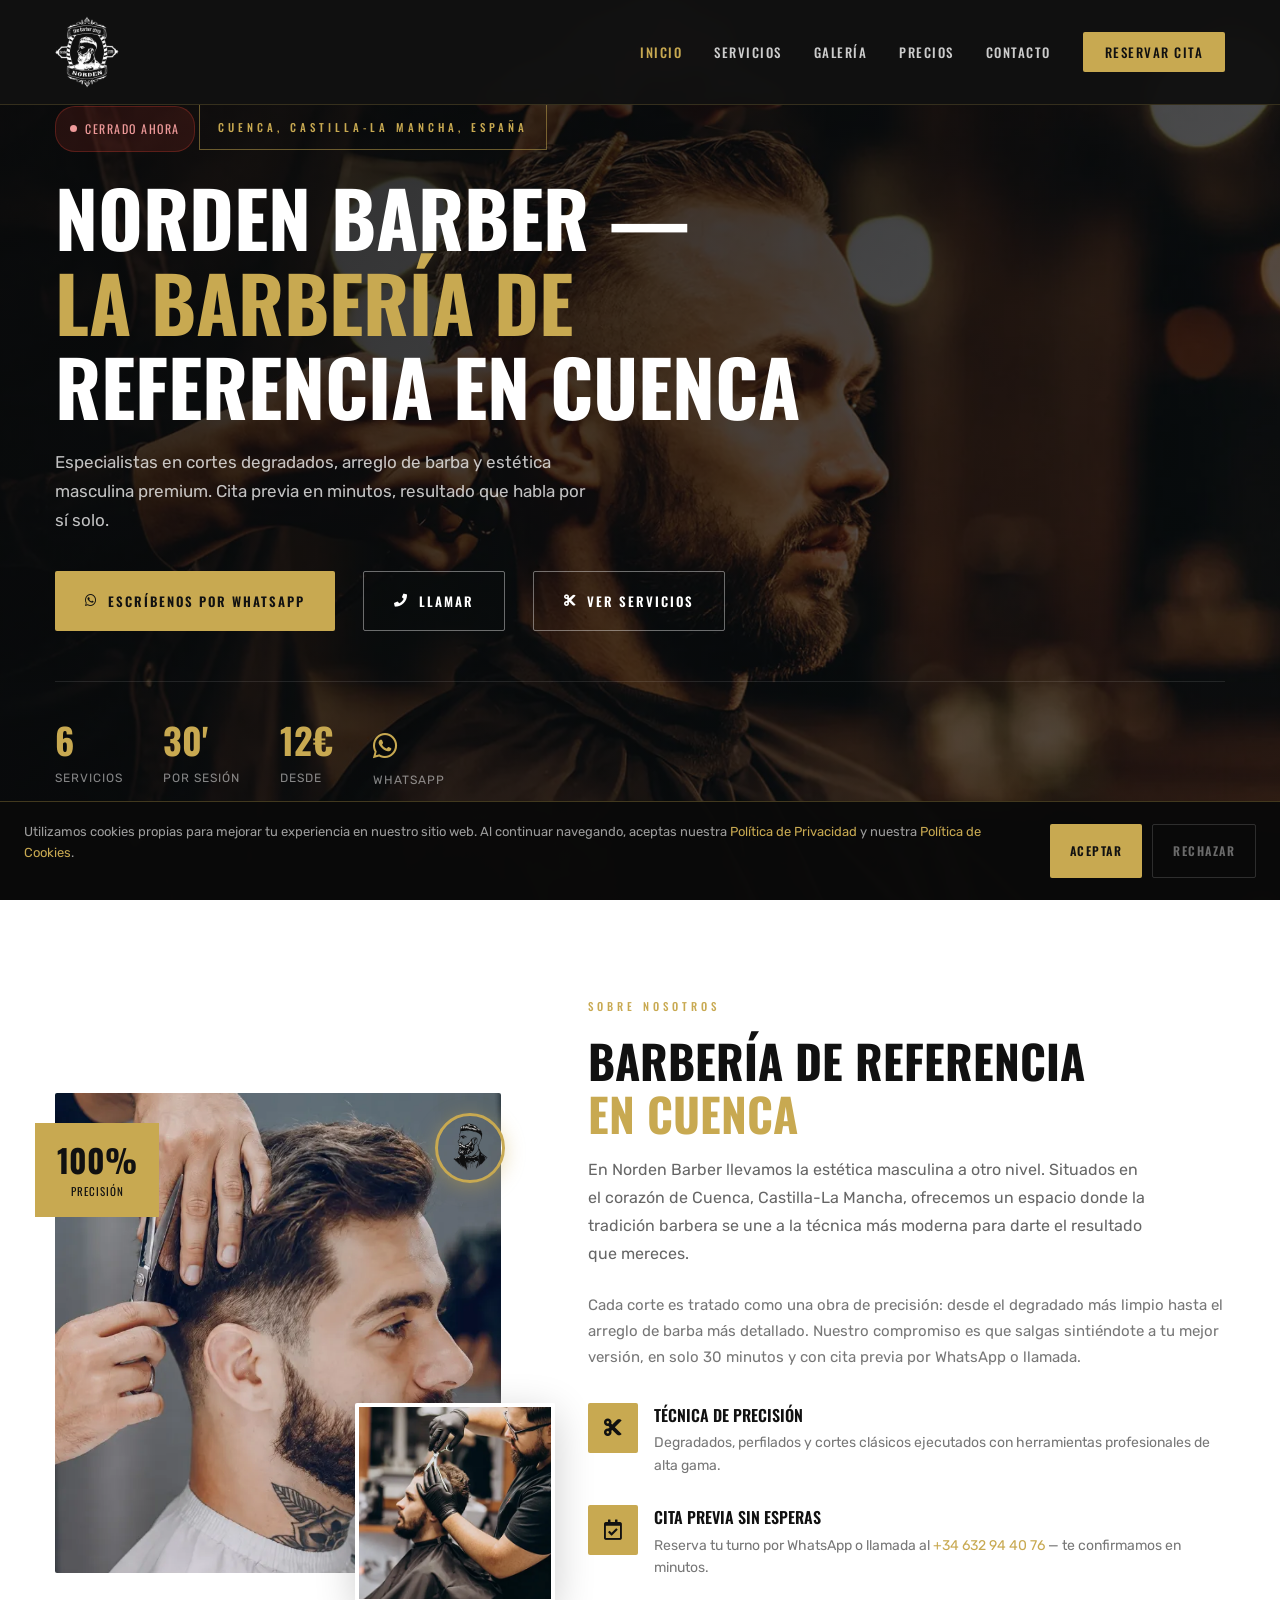
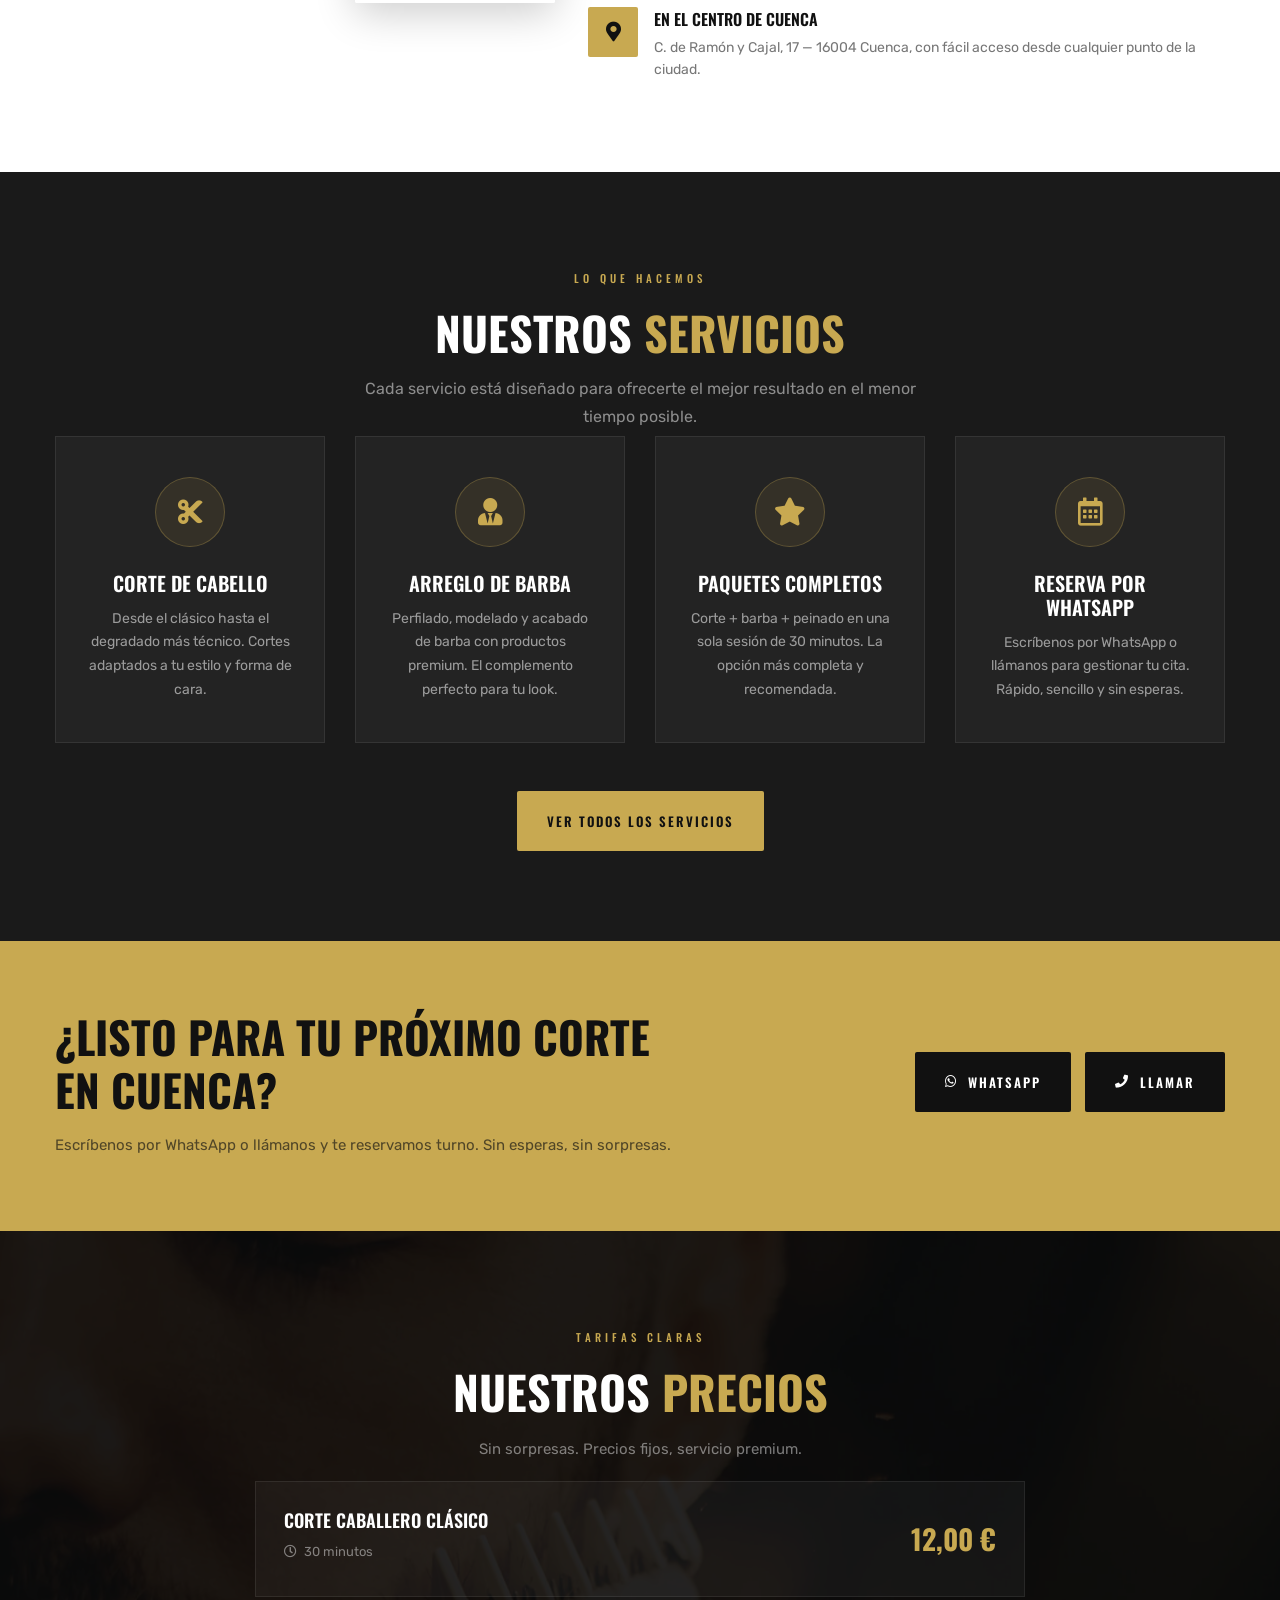
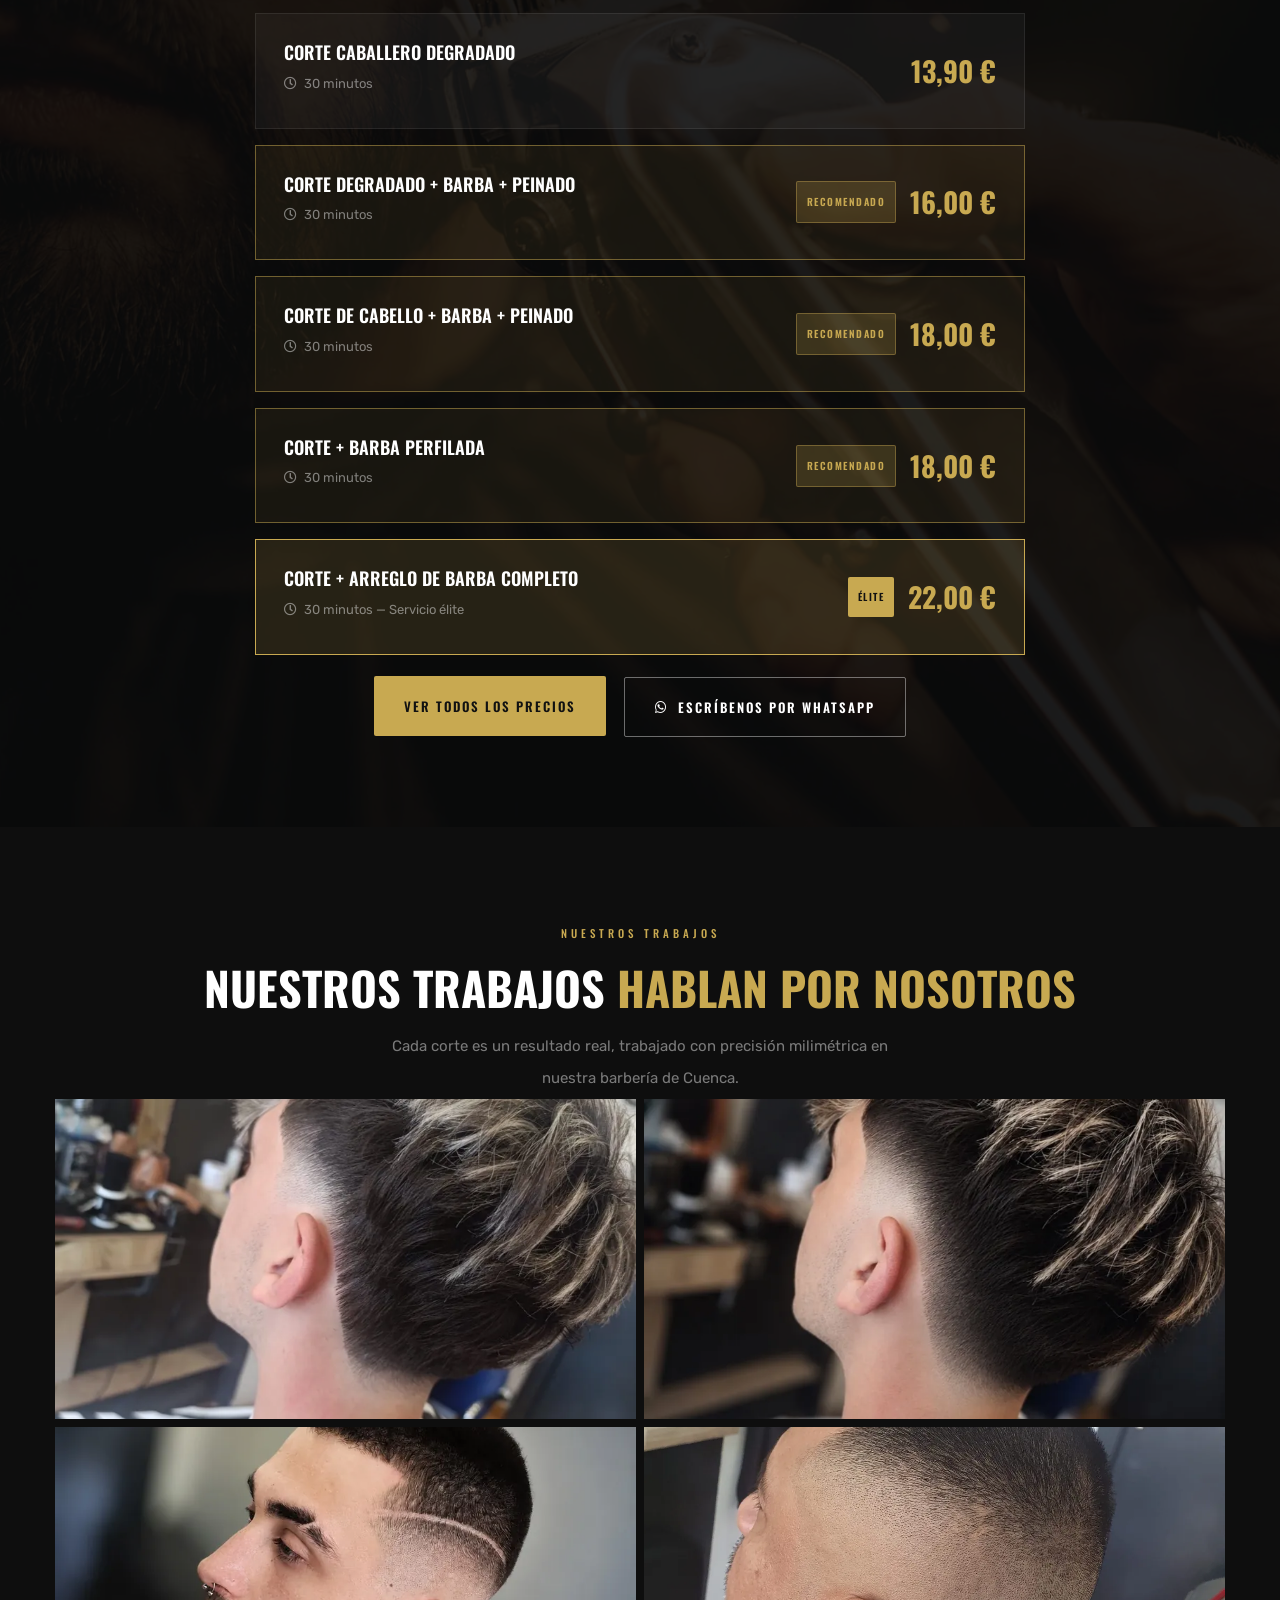
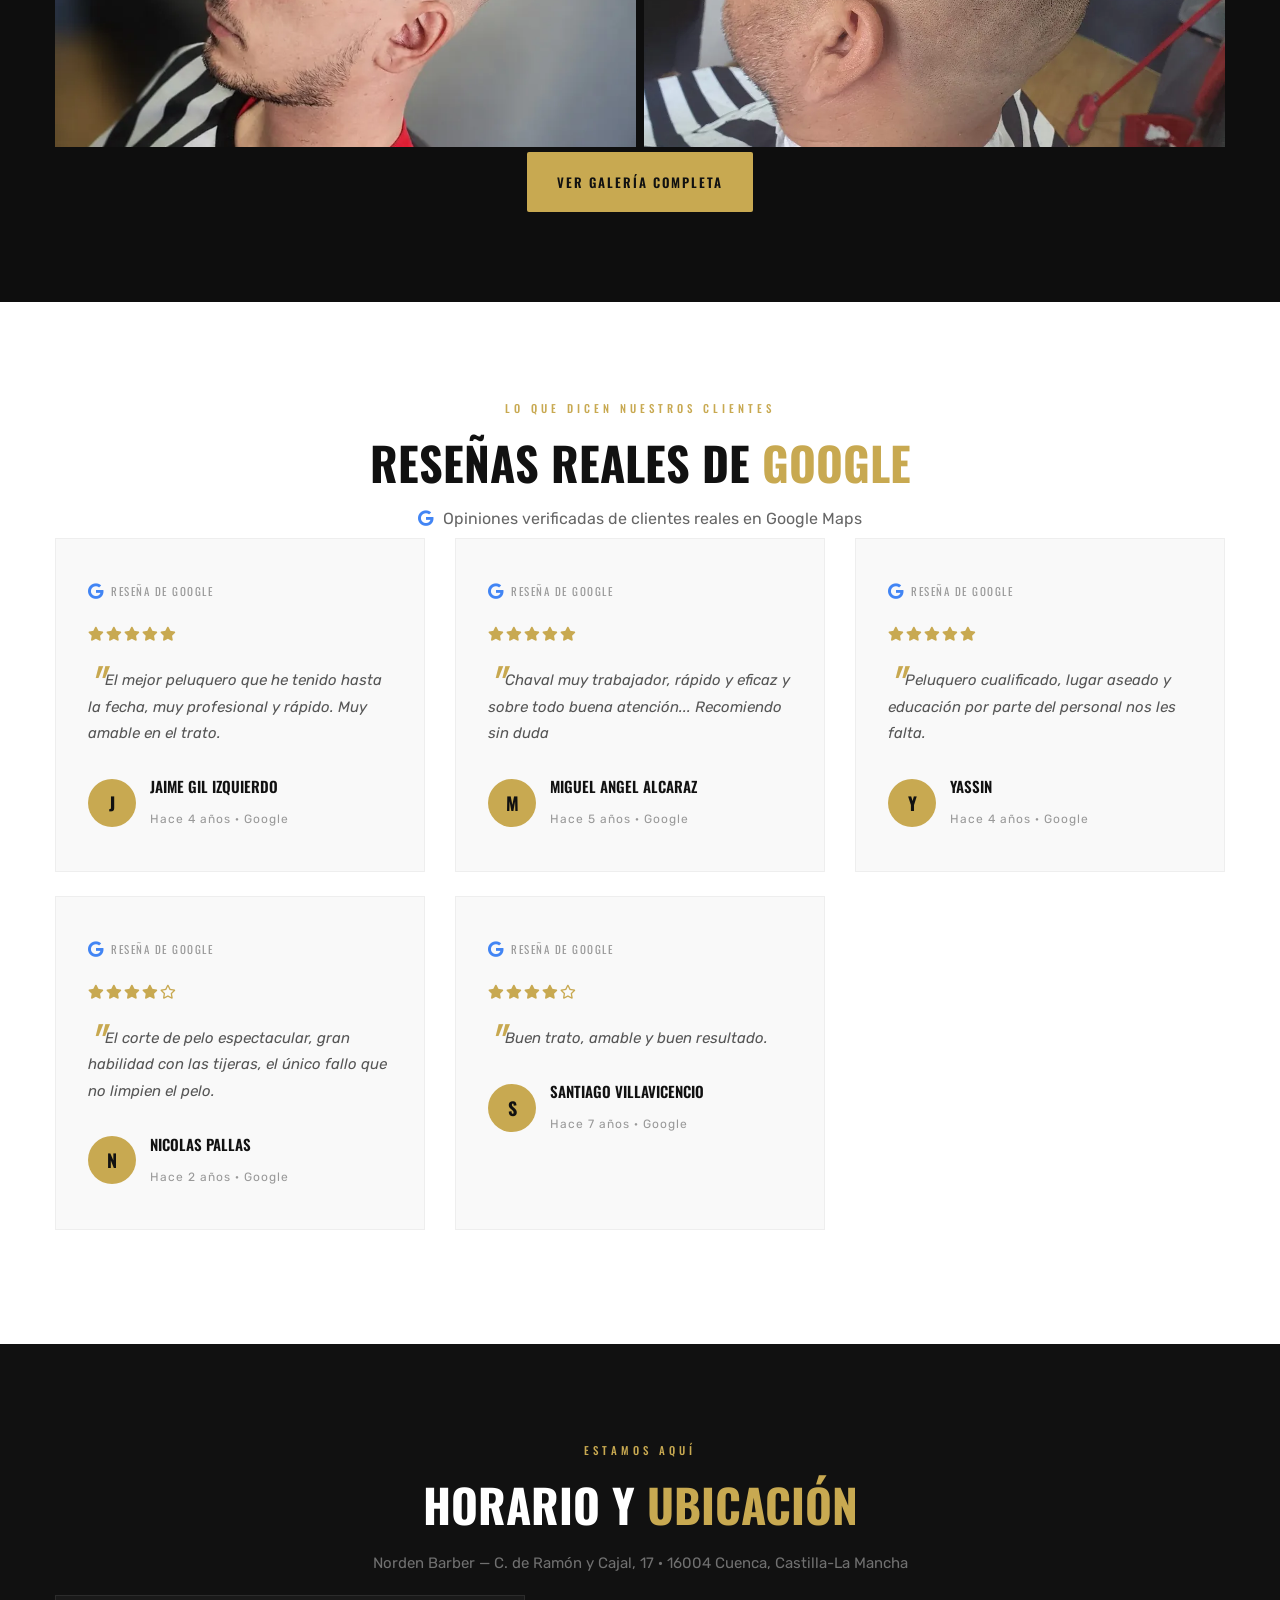
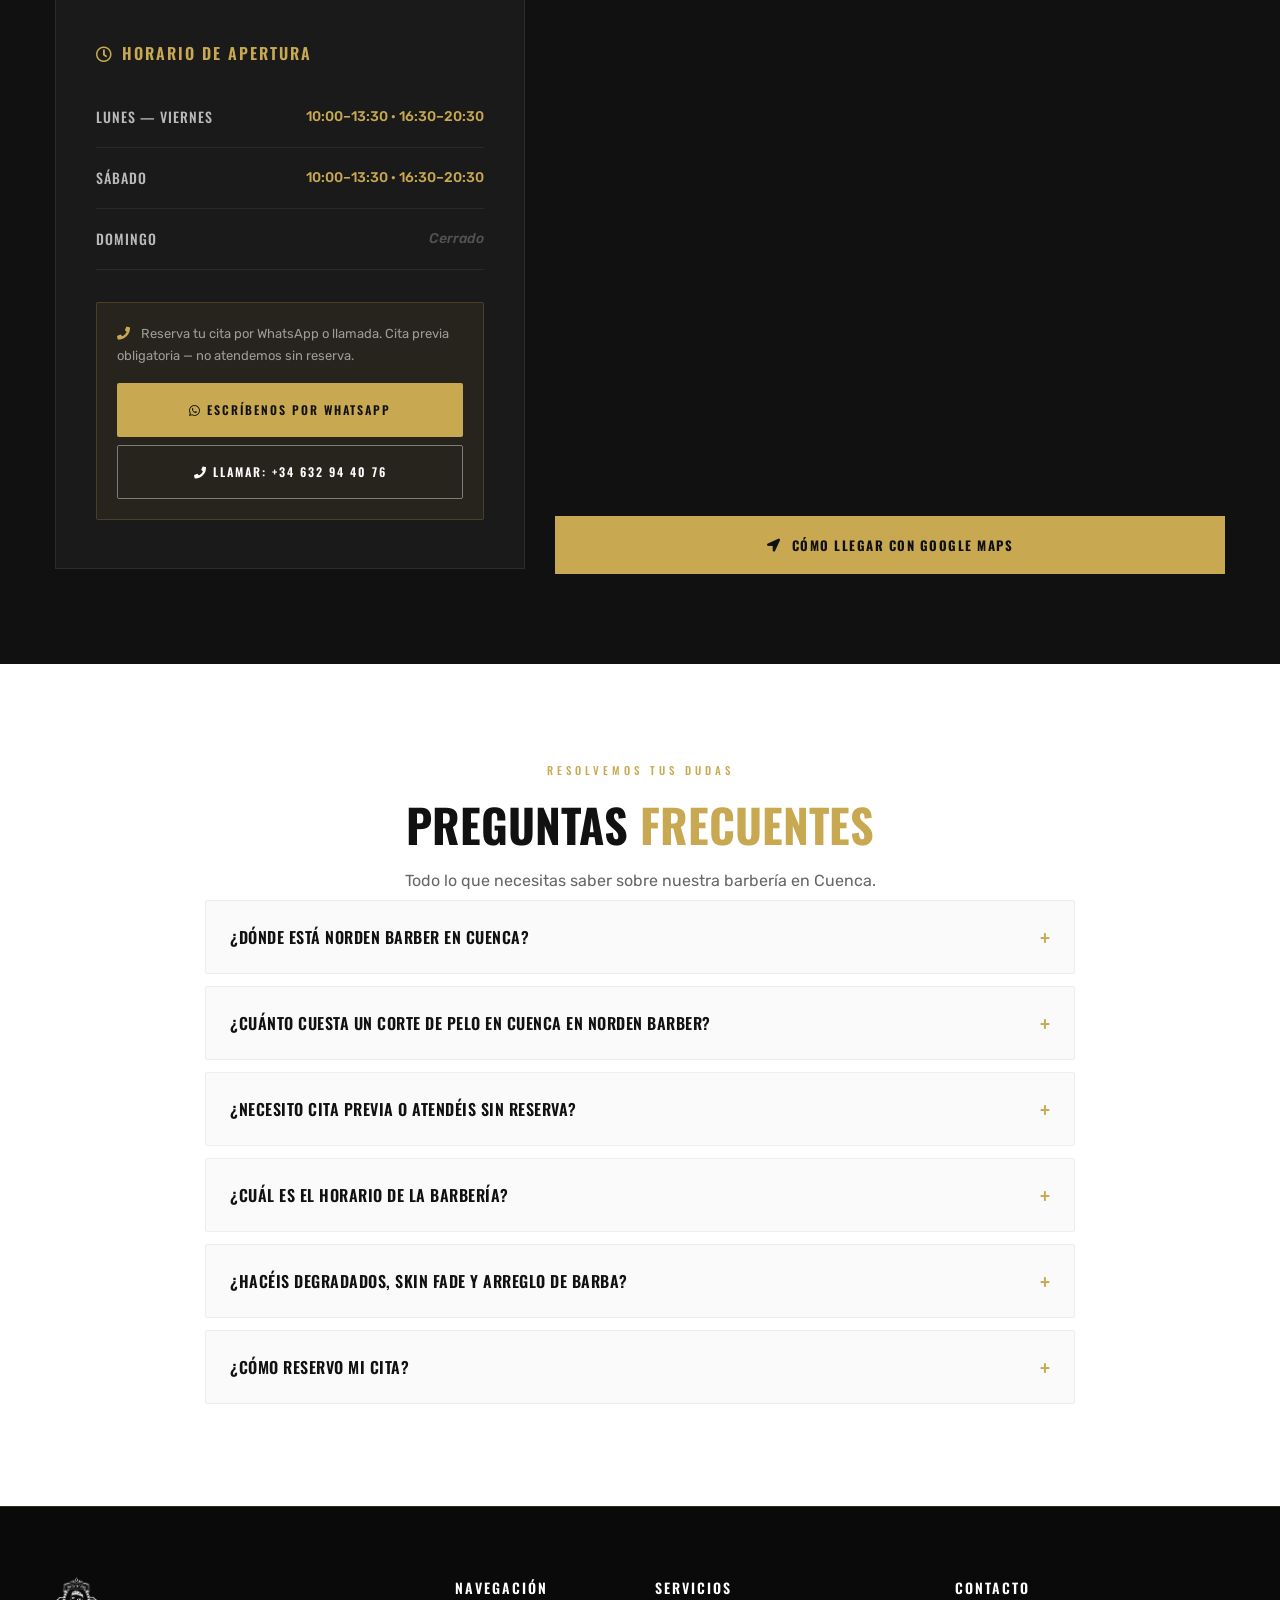
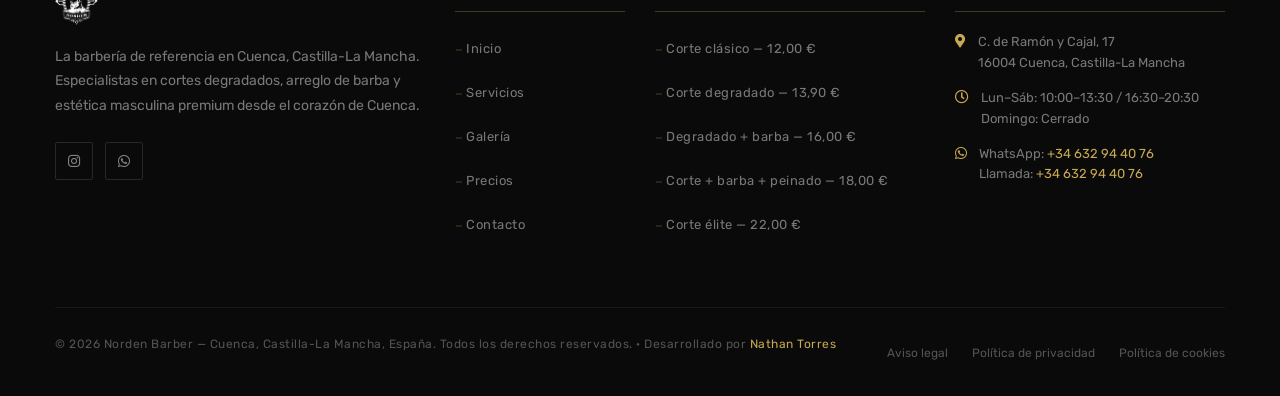
<file: index.html>
<!DOCTYPE html>
<html lang="es-ES">
<head>
    <meta charset="utf-8" />
    <meta name="viewport" content="width=device-width, initial-scale=1, shrink-to-fit=no">
    <meta name="theme-color" content="#c8a951">
    <meta http-equiv="X-UA-Compatible" content="IE=edge">
    <meta name="description" content="Barbería de referencia en Cuenca. Cortes degradados, arreglo de barba y paquetes premium desde 12€. Reserva por WhatsApp: +34 632 94 40 76.">
    <meta name="keywords" content="barbería Cuenca, barber Cuenca, corte de pelo Cuenca, degradado Cuenca, arreglo de barba Cuenca, Norden Barber Cuenca, barbería Castilla-La Mancha">
    <meta name="robots" content="index, follow">
    <meta name="author" content="Norden Barber">
    <link rel="canonical" href="https://barbernorden.com/">
    <link rel="alternate" hreflang="es-ES" href="https://barbernorden.com/">
    <link rel="alternate" hreflang="x-default" href="https://barbernorden.com/">
    <meta property="og:title" content="Norden Barber — La Barbería de Referencia en Cuenca">
    <meta property="og:description" content="Barbería premium en Cuenca, Castilla-La Mancha. Cortes degradados, arreglo de barba y paquetes completos. Reserva por WhatsApp o teléfono.">
    <meta property="og:image" content="https://barbernorden.com/assets/images/og-image.png">
    <meta property="og:image:width" content="1200">
    <meta property="og:image:height" content="630">
    <meta property="og:url" content="https://barbernorden.com/">
    <meta property="og:type" content="website">
    <meta property="og:site_name" content="Norden Barber">
    <meta property="og:locale" content="es_ES">
    <meta name="twitter:card" content="summary_large_image">
    <meta name="twitter:title" content="Norden Barber — La Barbería de Referencia en Cuenca">
    <meta name="twitter:description" content="Barbería premium en Cuenca, Castilla-La Mancha. Cortes degradados, arreglo de barba y paquetes completos.">
    <meta name="twitter:image" content="https://barbernorden.com/assets/images/og-image.png">
    <title>Norden Barber | Barbería en Cuenca</title>
    <link rel="icon" href="/favicon.ico">
    <link rel="apple-touch-icon" sizes="180x180" href="/apple-touch-icon.png">
    <link rel="preconnect" href="https://fonts.googleapis.com">
    <link rel="preconnect" href="https://fonts.gstatic.com" crossorigin>
    <link rel="preload" as="image" href="assets/images/hero/hero-bg.webp" fetchpriority="high">
    <link rel="preload" as="style" href="https://fonts.googleapis.com/css2?family=Oswald:wght@400;500;600;700&family=Rubik:wght@400;500&display=swap">
    <link rel="stylesheet" href="https://fonts.googleapis.com/css2?family=Oswald:wght@400;500;600;700&family=Rubik:wght@400;500&display=swap" media="print" onload="this.media='all'">
    <noscript><link rel="stylesheet" href="https://fonts.googleapis.com/css2?family=Oswald:wght@400;500;600;700&family=Rubik:wght@400;500&display=swap"></noscript>

    <link rel="stylesheet" href="assets/css/fontawesome-5.14.0.min.css">
    <link rel="stylesheet" href="assets/css/bootstrap-4.5.3.min.css">

    <link rel="stylesheet" href="assets/css/style.css">
    <script type="application/ld+json">
    {
      "@context": "https://schema.org",
      "@type": "BarberShop",
      "@id": "https://barbernorden.com/#barbershop",
      "name": "Norden Barber",
      "description": "Barbería de referencia en Cuenca, Castilla-La Mancha, España. Especialistas en cortes degradados, arreglo de barba y estética masculina premium.",
      "image": "https://barbernorden.com/assets/images/og-image.png",
      "logo": "https://barbernorden.com/assets/images/logos/logo.png",
      "url": "https://barbernorden.com/",
      "telephone": "+34632944076",
      "hasMap": "https://www.google.com/maps/search/?api=1&query=Norden%20Barber%20Calle%20de%20Ram%C3%B3n%20y%20Cajal%2017%20Cuenca",
      "sameAs": ["https://www.instagram.com/norden.barber.shop/"],
      "address": {
        "@type": "PostalAddress",
        "streetAddress": "Calle de Ramón y Cajal, 17",
        "addressLocality": "Cuenca",
        "addressRegion": "Castilla-La Mancha",
        "postalCode": "16004",
        "addressCountry": "ES"
      },
      "geo": {
        "@type": "GeoCoordinates",
        "latitude": 40.0710372,
        "longitude": -2.1345001
      },
      "openingHoursSpecification": [
        {
          "@type": "OpeningHoursSpecification",
          "dayOfWeek": ["Monday","Tuesday","Wednesday","Thursday","Friday","Saturday"],
          "opens": "10:00",
          "closes": "13:30"
        },
        {
          "@type": "OpeningHoursSpecification",
          "dayOfWeek": ["Monday","Tuesday","Wednesday","Thursday","Friday","Saturday"],
          "opens": "16:30",
          "closes": "20:30"
        }
      ],
      "priceRange": "€€",
      "currenciesAccepted": "EUR",
      "paymentAccepted": "Cash, Credit Card",
      "areaServed": {
        "@type": "City",
        "name": "Cuenca",
        "containedInPlace": {
          "@type": "State",
          "name": "Castilla-La Mancha",
          "containedInPlace": {
            "@type": "Country",
            "name": "España"
          }
        }
      }
    }
    </script>
    <style>
        /* =====================================================
           NORDEN BARBER — Estilos personalizados
        ===================================================== */
        :root {
            --gold: #c8a951;
            --dark: #111111;
            --dark-2: #1a1a1a;
            --dark-3: #222222;
            --text-muted: #888888;
        }

        /* --- HEADER --- */
        .nb-header {
            position: fixed;
            top: 0;
            left: 0;
            width: 100%;
            z-index: 9999;
            background: rgba(17,17,17,0.97);
            backdrop-filter: blur(8px);
            border-bottom: 1px solid rgba(200,169,81,0.2);
            transition: all 0.3s ease;
        }
        .nb-header.scrolled {
            background: rgba(10,10,10,0.99);
            border-bottom-color: rgba(200,169,81,0.4);
        }
        .nb-header-inner {
            display: flex;
            align-items: center;
            justify-content: space-between;
            padding: 16px 0;
        }
        .nb-logo img {
            height: 72px;
            width: auto;
        }
        .nb-nav {
            display: flex;
            align-items: center;
            gap: 32px;
            list-style: none;
            margin: 0;
            padding: 0;
        }
        .nb-nav a {
            font-family: 'Oswald', sans-serif;
            font-size: 13px;
            font-weight: 500;
            letter-spacing: 1.5px;
            text-transform: uppercase;
            color: #cccccc;
            transition: color 0.3s;
        }
        .nb-nav a:hover,
        .nb-nav a.active {
            color: var(--gold);
        }
        .nb-btn-reservar {
            font-family: 'Oswald', sans-serif;
            font-size: 12px;
            font-weight: 600;
            letter-spacing: 2px;
            text-transform: uppercase;
            background: var(--gold);
            color: #111 !important;
            padding: 10px 22px;
            border-radius: 2px;
            transition: all 0.3s;
            white-space: nowrap;
        }
        .nb-btn-reservar:hover {
            background: #b8942e;
            color: #fff !important;
        }

        /* Hamburger móvil */
        .nb-hamburger {
            display: none;
            flex-direction: column;
            gap: 5px;
            cursor: pointer;
            background: none;
            border: none;
            padding: 4px;
        }
        .nb-hamburger span {
            display: block;
            width: 26px;
            height: 2px;
            background: #fff;
            transition: all 0.3s;
        }
        .nb-mobile-menu {
            display: none;
            position: absolute;
            top: 100%;
            left: 0;
            width: 100%;
            background: rgba(10,10,10,0.99);
            border-top: 1px solid rgba(200,169,81,0.3);
            padding: 24px 20px;
            flex-direction: column;
            gap: 20px;
        }
        .nb-mobile-menu.open { display: flex; }
        .nb-mobile-menu a {
            font-family: 'Oswald', sans-serif;
            font-size: 15px;
            letter-spacing: 1.5px;
            text-transform: uppercase;
            color: #ccc;
            padding: 8px 0;
            border-bottom: 1px solid rgba(255,255,255,0.07);
        }
        .nb-mobile-menu a:hover { color: var(--gold); }
        .nb-mobile-menu .nb-btn-reservar {
            text-align: center;
            margin-top: 8px;
            border-bottom: none;
        }

        /* --- HERO --- */
        .nb-hero {
            position: relative;
            min-height: 100vh;
            display: flex;
            align-items: center;
            background: url('assets/images/hero/hero-bg.webp') center center/cover no-repeat;
            padding-top: 90px;
        }
        .nb-hero::before {
            content: '';
            position: absolute;
            inset: 0;
            background: linear-gradient(135deg, rgba(10,10,10,0.88) 0%, rgba(10,10,10,0.6) 100%);
        }
        .nb-hero-content {
            position: relative;
            z-index: 1;
        }
        .nb-hero-badge {
            display: inline-block;
            font-family: 'Oswald', sans-serif;
            font-size: 11px;
            font-weight: 500;
            letter-spacing: 4px;
            text-transform: uppercase;
            color: var(--gold);
            border: 1px solid rgba(200,169,81,0.5);
            padding: 6px 18px;
            margin-bottom: 24px;
        }
        .nb-hero h1 {
            font-family: 'Oswald', sans-serif;
            font-size: clamp(36px, 6vw, 80px);
            font-weight: 700;
            line-height: 1.1;
            color: #fff;
            margin-bottom: 20px;
            text-transform: uppercase;
        }
        .nb-hero h1 span {
            color: var(--gold);
        }
        .nb-hero p {
            font-size: 17px;
            color: rgba(255,255,255,0.75);
            max-width: 540px;
            margin-bottom: 36px;
            line-height: 1.7;
        }
        .nb-btn-primary {
            display: inline-flex;
            align-items: center;
            gap: 10px;
            font-family: 'Oswald', sans-serif;
            font-size: 13px;
            font-weight: 600;
            letter-spacing: 2px;
            text-transform: uppercase;
            background: var(--gold);
            color: #111;
            padding: 14px 30px;
            border-radius: 2px;
            transition: all 0.3s;
        }
        .nb-btn-primary:hover {
            background: #b8942e;
            color: #fff;
            transform: translateY(-2px);
        }
        .nb-btn-outline {
            display: inline-flex;
            align-items: center;
            gap: 10px;
            font-family: 'Oswald', sans-serif;
            font-size: 13px;
            font-weight: 600;
            letter-spacing: 2px;
            text-transform: uppercase;
            background: transparent;
            color: #fff;
            padding: 13px 30px;
            border: 1px solid rgba(255,255,255,0.4);
            border-radius: 2px;
            transition: all 0.3s;
        }
        .nb-btn-outline:hover {
            border-color: var(--gold);
            color: var(--gold);
        }
        .nb-hero-stats {
            display: flex;
            gap: 40px;
            margin-top: 50px;
            padding-top: 40px;
            border-top: 1px solid rgba(255,255,255,0.1);
        }
        .nb-hero-stat .number {
            font-family: 'Oswald', sans-serif;
            font-size: 36px;
            font-weight: 700;
            color: var(--gold);
            line-height: 1;
        }
        .nb-hero-stat .label {
            font-size: 12px;
            letter-spacing: 1px;
            text-transform: uppercase;
            color: rgba(255,255,255,0.5);
            margin-top: 4px;
        }

        /* Indicador horario */
        .nb-open-badge {
            display: inline-flex;
            align-items: center;
            gap: 8px;
            font-family: 'Oswald', sans-serif;
            font-size: 12px;
            letter-spacing: 1.5px;
            text-transform: uppercase;
            padding: 6px 14px;
            border-radius: 20px;
            margin-bottom: 20px;
        }
        .nb-open-badge.open {
            background: rgba(76,175,80,0.15);
            color: #81c784;
            border: 1px solid rgba(76,175,80,0.3);
        }
        .nb-open-badge.closed {
            background: rgba(244,67,54,0.12);
            color: #ef9a9a;
            border: 1px solid rgba(244,67,54,0.25);
        }
        .nb-open-badge .dot {
            width: 7px;
            height: 7px;
            border-radius: 50%;
            background: currentColor;
        }
        .nb-open-badge.open .dot { animation: pulse-green 2s infinite; }
        @keyframes pulse-green {
            0%,100% { opacity: 1; }
            50% { opacity: 0.3; }
        }

        /* --- SECTION COMMONS --- */
        section { padding: 90px 0; }
        .nb-section-label {
            font-family: 'Oswald', sans-serif;
            font-size: 11px;
            font-weight: 500;
            letter-spacing: 4px;
            text-transform: uppercase;
            color: var(--gold);
            margin-bottom: 12px;
            display: block;
        }
        .nb-section-title {
            font-family: 'Oswald', sans-serif;
            font-size: clamp(28px, 4vw, 46px);
            font-weight: 700;
            color: #111;
            text-transform: uppercase;
            line-height: 1.15;
            margin-bottom: 16px;
        }
        .nb-section-title span { color: var(--gold); }
        .nb-section-title.white { color: #fff; }
        .nb-section-desc {
            font-size: 16px;
            color: #666;
            max-width: 560px;
            line-height: 1.75;
        }

        /* --- NOSOTROS --- */
        .nb-about { background: #fff; }
        .nb-about-img-wrap {
            position: relative;
        }
        .nb-about-img-main {
            width: 100%;
            height: 480px;
            object-fit: cover;
            border-radius: 2px;
        }
        .nb-about-img-accent {
            position: absolute;
            bottom: -30px;
            right: -30px;
            width: 200px;
            height: 200px;
            object-fit: cover;
            border: 4px solid #fff;
            border-radius: 2px;
            box-shadow: 0 10px 40px rgba(0,0,0,0.2);
        }
        .nb-about-badge {
            position: absolute;
            top: 30px;
            left: -20px;
            background: var(--gold);
            color: #111;
            padding: 18px 22px;
            font-family: 'Oswald', sans-serif;
            font-weight: 700;
            text-align: center;
            line-height: 1.2;
        }
        .nb-about-badge .big { font-size: 32px; display: block; }
        .nb-about-badge .small { font-size: 11px; letter-spacing: 1px; text-transform: uppercase; }
        .nb-about-feature {
            display: flex;
            align-items: flex-start;
            gap: 16px;
            margin-top: 28px;
        }
        .nb-about-feature-icon {
            flex-shrink: 0;
            width: 50px;
            height: 50px;
            background: var(--gold);
            display: flex;
            align-items: center;
            justify-content: center;
            border-radius: 2px;
            color: #111;
            font-size: 20px;
        }
        .nb-about-feature-text h5 {
            font-family: 'Oswald', sans-serif;
            font-size: 16px;
            font-weight: 600;
            text-transform: uppercase;
            color: #111;
            margin-bottom: 4px;
        }
        .nb-about-feature-text p {
            font-size: 14px;
            color: #777;
            margin: 0;
            line-height: 1.6;
        }

        /* --- FAQ --- */
        .nb-faq-item {
            border: 1px solid #eee;
            border-radius: 2px;
            margin-bottom: 12px;
            background: #fafafa;
            transition: border-color 0.3s;
        }
        .nb-faq-item[open] { border-color: rgba(200,169,81,0.5); background: #fff; }
        .nb-faq-item summary {
            font-family: 'Oswald', sans-serif;
            font-size: 16px;
            font-weight: 600;
            text-transform: uppercase;
            letter-spacing: 0.5px;
            color: #111;
            padding: 20px 24px;
            cursor: pointer;
            list-style: none;
            display: flex;
            justify-content: space-between;
            align-items: center;
            gap: 16px;
        }
        .nb-faq-item summary::-webkit-details-marker { display: none; }
        .nb-faq-item summary::after {
            content: '+';
            font-size: 24px;
            color: var(--gold);
            font-weight: 400;
            flex-shrink: 0;
            transition: transform 0.3s;
        }
        .nb-faq-item[open] summary::after { content: '–'; }
        .nb-faq-item p {
            font-size: 15px;
            color: #666;
            line-height: 1.75;
            padding: 0 24px 22px;
            margin: 0;
        }

        /* --- SERVICIOS RESUMEN --- */
        .nb-services-overview { background: var(--dark-2); }
        .nb-service-card {
            background: rgba(255,255,255,0.04);
            border: 1px solid rgba(255,255,255,0.08);
            padding: 40px 32px;
            text-align: center;
            transition: all 0.4s;
            height: 100%;
        }
        .nb-service-card:hover {
            background: rgba(200,169,81,0.1);
            border-color: rgba(200,169,81,0.4);
            transform: translateY(-6px);
        }
        .nb-service-card-icon {
            width: 70px;
            height: 70px;
            background: rgba(200,169,81,0.1);
            border: 1px solid rgba(200,169,81,0.3);
            border-radius: 50%;
            display: flex;
            align-items: center;
            justify-content: center;
            margin: 0 auto 24px;
            font-size: 28px;
            color: var(--gold);
            transition: all 0.4s;
        }
        .nb-service-card:hover .nb-service-card-icon {
            background: var(--gold);
            color: #111;
        }
        .nb-service-card h4 {
            font-family: 'Oswald', sans-serif;
            font-size: 20px;
            font-weight: 600;
            text-transform: uppercase;
            color: #fff;
            margin-bottom: 12px;
        }
        .nb-service-card p {
            font-size: 14px;
            color: rgba(255,255,255,0.55);
            line-height: 1.7;
            margin: 0;
        }

        /* --- CTA BANNER --- */
        .nb-cta {
            background: var(--gold);
            padding: 70px 0;
        }
        .nb-cta h2 {
            font-family: 'Oswald', sans-serif;
            font-size: clamp(26px, 4vw, 44px);
            font-weight: 700;
            text-transform: uppercase;
            color: #111;
            margin: 0;
            line-height: 1.2;
        }
        .nb-btn-dark {
            display: inline-flex;
            align-items: center;
            gap: 10px;
            font-family: 'Oswald', sans-serif;
            font-size: 13px;
            font-weight: 600;
            letter-spacing: 2px;
            text-transform: uppercase;
            background: #111;
            color: #fff;
            padding: 14px 30px;
            border-radius: 2px;
            transition: all 0.3s;
            white-space: nowrap;
        }
        .nb-btn-dark:hover {
            background: #000;
            color: var(--gold);
        }

        /* --- PRECIOS --- */
        .nb-pricing {
            background: url('assets/images/background/pricing-plan-bg.webp') center/cover no-repeat;
            position: relative;
        }
        .nb-pricing::before {
            content: '';
            position: absolute;
            inset: 0;
            background: rgba(10,10,10,0.92);
        }
        .nb-pricing > * { position: relative; }
        .nb-pricing .container { position: relative; z-index: 1; }
        .nb-price-card {
            background: rgba(255,255,255,0.04);
            border: 1px solid rgba(255,255,255,0.08);
            padding: 28px 28px;
            margin-bottom: 16px;
            display: flex;
            align-items: center;
            justify-content: space-between;
            transition: all 0.3s;
            gap: 16px;
        }
        .nb-price-card:hover {
            border-color: rgba(200,169,81,0.4);
            background: rgba(200,169,81,0.06);
        }
        .nb-price-card.featured {
            border-color: rgba(200,169,81,0.5);
            background: rgba(200,169,81,0.08);
        }
        .nb-price-card.elite {
            background: rgba(200,169,81,0.15);
            border-color: var(--gold);
        }
        .nb-price-info h4 {
            font-family: 'Oswald', sans-serif;
            font-size: 18px;
            font-weight: 600;
            text-transform: uppercase;
            color: #fff;
            margin-bottom: 4px;
        }
        .nb-price-info p {
            font-size: 13px;
            color: rgba(255,255,255,0.45);
            margin: 0;
        }
        .nb-price-right {
            display: flex;
            align-items: center;
            gap: 14px;
            flex-shrink: 0;
        }
        .nb-price-badge {
            font-family: 'Oswald', sans-serif;
            font-size: 10px;
            font-weight: 600;
            letter-spacing: 1.5px;
            text-transform: uppercase;
            padding: 4px 10px;
            border-radius: 2px;
        }
        .nb-price-badge.recomendado {
            background: rgba(200,169,81,0.2);
            color: var(--gold);
            border: 1px solid rgba(200,169,81,0.4);
        }
        .nb-price-badge.elite {
            background: var(--gold);
            color: #111;
        }
        .nb-price-amount {
            font-family: 'Oswald', sans-serif;
            font-size: 28px;
            font-weight: 700;
            color: var(--gold);
            white-space: nowrap;
        }
        .nb-price-duration {
            font-size: 12px;
            color: rgba(255,255,255,0.4);
            letter-spacing: 1px;
        }

        /* --- GALERÍA --- */
        .nb-gallery { background: #0e0e0e; }
        .nb-gallery-grid {
            display: grid;
            grid-template-columns: repeat(2, 1fr);
            grid-template-rows: repeat(2, 320px);
            gap: 8px;
        }
        .nb-gallery-item {
            position: relative;
            overflow: hidden;
        }
        .nb-gallery-item img {
            width: 100%;
            height: 100%;
            object-fit: cover;
            transition: transform 0.6s ease;
        }
        .nb-gallery-item:hover img { transform: scale(1.08); }
        .nb-gallery-overlay {
            position: absolute;
            inset: 0;
            background: linear-gradient(to top, rgba(10,10,10,0.85) 0%, transparent 60%);
            opacity: 0;
            transition: opacity 0.4s;
            display: flex;
            align-items: flex-end;
            padding: 24px;
        }
        .nb-gallery-item:hover .nb-gallery-overlay { opacity: 1; }
        .nb-gallery-overlay-text {
            font-family: 'Oswald', sans-serif;
            font-size: 14px;
            font-weight: 500;
            text-transform: uppercase;
            letter-spacing: 1.5px;
            color: #fff;
        }
        .nb-gallery-overlay-text small {
            display: block;
            font-size: 11px;
            letter-spacing: 2px;
            color: var(--gold);
            font-family: 'Rubik', sans-serif;
            font-weight: 400;
            text-transform: uppercase;
            margin-bottom: 4px;
        }

        /* --- TESTIMONIOS --- */
        .nb-testimonials { background: #fff; }
        .nb-testimonial-card {
            background: #f9f9f9;
            border: 1px solid #eee;
            padding: 36px 32px;
            height: 100%;
            transition: all 0.3s;
            position: relative;
        }
        .nb-testimonial-card:hover {
            border-color: var(--gold);
            box-shadow: 0 8px 32px rgba(200,169,81,0.12);
        }
        .nb-stars {
            color: var(--gold);
            font-size: 14px;
            margin-bottom: 16px;
            letter-spacing: 2px;
        }
        .nb-testimonial-card blockquote {
            font-size: 15px;
            color: #555;
            line-height: 1.75;
            margin-bottom: 24px;
            font-style: italic;
        }
        .nb-testimonial-card blockquote::before {
            content: '"';
            font-size: 48px;
            color: var(--gold);
            font-family: 'Oswald', sans-serif;
            line-height: 0;
            vertical-align: -20px;
            margin-right: 4px;
        }
        .nb-testimonial-author {
            display: flex;
            align-items: center;
            gap: 14px;
        }
        .nb-testimonial-avatar {
            width: 48px;
            height: 48px;
            border-radius: 50%;
            object-fit: cover;
            border: 2px solid var(--gold);
        }
        .nb-testimonial-name {
            font-family: 'Oswald', sans-serif;
            font-size: 15px;
            font-weight: 600;
            text-transform: uppercase;
            color: #111;
            margin: 0;
        }
        .nb-testimonial-city {
            font-size: 12px;
            color: #999;
            letter-spacing: 1px;
        }

        /* --- HORARIO Y MAPA --- */
        .nb-schedule { background: var(--dark); }
        .nb-schedule-inner {
            background: rgba(255,255,255,0.04);
            border: 1px solid rgba(255,255,255,0.08);
            padding: 48px 40px;
            height: 100%;
        }
        .nb-schedule-row {
            display: flex;
            justify-content: space-between;
            align-items: center;
            padding: 14px 0;
            border-bottom: 1px solid rgba(255,255,255,0.07);
            font-size: 15px;
        }
        .nb-schedule-row:last-child { border-bottom: none; }
        .nb-schedule-day {
            font-family: 'Oswald', sans-serif;
            font-size: 14px;
            font-weight: 500;
            text-transform: uppercase;
            letter-spacing: 1px;
            color: rgba(255,255,255,0.7);
        }
        .nb-schedule-hours {
            color: var(--gold);
            font-size: 14px;
            font-weight: 500;
        }
        .nb-schedule-hours.cerrado {
            color: rgba(255,255,255,0.25);
            font-style: italic;
        }
        .nb-map-wrap {
            height: 100%;
            min-height: 420px;
            display: flex;
            flex-direction: column;
        }
        .nb-map-wrap iframe {
            width: 100%;
            height: 100%;
            flex: 1;
            min-height: 420px;
            border: none;
            filter: grayscale(30%);
        }
        .nb-map-action {
            min-height: 58px;
            display: flex;
            align-items: center;
            justify-content: center;
            gap: 10px;
            background: var(--gold);
            color: #111;
            font-family: 'Oswald', sans-serif;
            font-size: 13px;
            font-weight: 700;
            letter-spacing: 1.5px;
            text-transform: uppercase;
            transition: all 0.3s;
        }
        .nb-map-action:hover { background: #b8942e; color: #fff; }

        /* --- FOOTER --- */
        .nb-footer {
            background: #0a0a0a;
            border-top: 1px solid rgba(200,169,81,0.2);
            padding: 70px 0 0;
        }
        .nb-footer-logo img { height: 48px; width: auto; margin-bottom: 20px; }
        .nb-footer-desc {
            font-size: 14px;
            color: rgba(255,255,255,0.45);
            line-height: 1.75;
            margin-bottom: 24px;
        }
        .nb-footer-social a {
            display: inline-flex;
            align-items: center;
            justify-content: center;
            width: 38px;
            height: 38px;
            border: 1px solid rgba(255,255,255,0.12);
            color: rgba(255,255,255,0.5);
            font-size: 14px;
            margin-right: 8px;
            transition: all 0.3s;
            border-radius: 2px;
        }
        .nb-footer-social a:hover {
            border-color: var(--gold);
            color: var(--gold);
        }
        .nb-footer-title {
            font-family: 'Oswald', sans-serif;
            font-size: 14px;
            font-weight: 600;
            letter-spacing: 2px;
            text-transform: uppercase;
            color: #fff;
            margin-bottom: 20px;
            padding-bottom: 12px;
            border-bottom: 1px solid rgba(200,169,81,0.3);
        }
        .nb-footer-links { list-style: none; padding: 0; margin: 0; }
        .nb-footer-links li { margin-bottom: 10px; }
        .nb-footer-links a {
            font-size: 13px;
            color: rgba(255,255,255,0.45);
            transition: color 0.3s;
            letter-spacing: 0.5px;
        }
        .nb-footer-links a:hover { color: var(--gold); }
        .nb-footer-links a::before {
            content: '— ';
            color: rgba(200,169,81,0.4);
            font-size: 10px;
        }
        .nb-footer-info-item {
            display: flex;
            gap: 12px;
            margin-bottom: 14px;
            align-items: flex-start;
        }
        .nb-footer-info-item i {
            color: var(--gold);
            font-size: 14px;
            margin-top: 2px;
            flex-shrink: 0;
        }
        .nb-footer-info-item span {
            font-size: 13px;
            color: rgba(255,255,255,0.45);
            line-height: 1.6;
        }
        .nb-footer-bottom {
            margin-top: 50px;
            padding: 20px 0;
            border-top: 1px solid rgba(255,255,255,0.06);
            display: flex;
            justify-content: space-between;
            align-items: center;
            flex-wrap: wrap;
            gap: 12px;
        }
        .nb-footer-copy {
            font-size: 12px;
            color: rgba(255,255,255,0.3);
            letter-spacing: 0.5px;
        }
        .nb-footer-legal a {
            font-size: 12px;
            color: rgba(255,255,255,0.3);
            margin-left: 20px;
            transition: color 0.3s;
        }
        .nb-footer-legal a:hover { color: var(--gold); }

        /* --- COOKIE BANNER --- */
        .nb-cookie-banner {
            position: fixed;
            bottom: 0;
            left: 0;
            width: 100%;
            background: rgba(10,10,10,0.97);
            border-top: 1px solid rgba(200,169,81,0.3);
            padding: 20px 24px;
            z-index: 99999;
            display: none;
            align-items: center;
            justify-content: space-between;
            gap: 20px;
            flex-wrap: wrap;
        }
        .nb-cookie-banner.show { display: flex; }
        .nb-cookie-text {
            font-size: 13px;
            color: rgba(255,255,255,0.6);
            line-height: 1.6;
            flex: 1;
        }
        .nb-cookie-text a { color: var(--gold); }
        .nb-cookie-actions { display: flex; gap: 10px; }
        .nb-cookie-accept {
            font-family: 'Oswald', sans-serif;
            font-size: 12px;
            font-weight: 600;
            letter-spacing: 1.5px;
            text-transform: uppercase;
            background: var(--gold);
            color: #111;
            border: none;
            padding: 10px 20px;
            cursor: pointer;
            border-radius: 2px;
            transition: all 0.3s;
        }
        .nb-cookie-accept:hover { background: #b8942e; }
        .nb-cookie-reject {
            font-family: 'Oswald', sans-serif;
            font-size: 12px;
            font-weight: 600;
            letter-spacing: 1.5px;
            text-transform: uppercase;
            background: transparent;
            color: rgba(255,255,255,0.4);
            border: 1px solid rgba(255,255,255,0.15);
            padding: 10px 20px;
            cursor: pointer;
            border-radius: 2px;
            transition: all 0.3s;
        }
        .nb-cookie-reject:hover { color: #fff; border-color: rgba(255,255,255,0.4); }

        /* --- ACCIONES FIJAS MÓVIL --- */
        .nb-mobile-actions {
            display: none;
            position: fixed;
            bottom: 0;
            left: 0;
            right: 0;
            z-index: 9998;
            grid-template-columns: 1fr 1fr;
            gap: 8px;
            padding: 10px 12px calc(10px + env(safe-area-inset-bottom));
            background: rgba(10,10,10,0.98);
            border-top: 1px solid rgba(200,169,81,0.35);
            box-shadow: 0 -6px 24px rgba(0,0,0,0.28);
        }
        .nb-mobile-action {
            min-height: 48px;
            display: flex;
            align-items: center;
            justify-content: center;
            gap: 8px;
            font-family: 'Oswald', sans-serif;
            font-size: 12px;
            font-weight: 700;
            letter-spacing: 1px;
            text-transform: uppercase;
            text-decoration: none;
            border-radius: 2px;
        }
        .nb-mobile-action.reserve { background: #25D366; color: #fff; }
        .nb-mobile-action.directions { background: var(--gold); color: #111; }

        /* --- WHATSAPP BUTTON --- */
        .nb-btn-whatsapp {
            display: inline-flex;
            align-items: center;
            gap: 10px;
            font-family: 'Oswald', sans-serif;
            font-size: 13px;
            font-weight: 600;
            letter-spacing: 2px;
            text-transform: uppercase;
            background: #25D366;
            color: #fff;
            padding: 14px 30px;
            border-radius: 2px;
            transition: all 0.3s;
        }
        .nb-btn-whatsapp:hover {
            background: #128C7E;
            color: #fff;
            transform: translateY(-2px);
        }



        /* --- RESPONSIVE --- */
        @media (max-width: 991px) {
            .nb-nav { display: none; }
            .nb-hamburger { display: flex; }
            .nb-about-img-accent { display: none; }
            .nb-about-badge { left: 10px; }
            .nb-gallery-grid {
                grid-template-columns: repeat(2, 1fr);
                grid-template-rows: repeat(2, 220px);
            }
            .nb-hero-stats { flex-wrap: wrap; gap: 24px; }
        }
        @media (max-width: 767px) {
            body { padding-bottom: calc(68px + env(safe-area-inset-bottom)); }
            section { padding: 64px 0; }
            .nb-price-card { flex-direction: column; align-items: flex-start; }
            .nb-price-right { width: 100%; justify-content: space-between; }
            .nb-gallery-grid { grid-template-columns: 1fr; grid-template-rows: auto; }
            .nb-gallery-item { height: 260px; }
            .nb-cta .text-lg-right { text-align: left !important; margin-top: 20px; }
            .nb-footer-bottom { flex-direction: column; text-align: center; }
            .nb-footer-legal a:first-child { margin-left: 0; }
            .nb-mobile-actions { display: grid; }
            .nb-hero h1 { font-size: clamp(30px, 8vw, 50px); }
            .nb-map-wrap { min-height: 300px; }
            .nb-map-wrap iframe { min-height: 300px; }
            .nb-schedule-inner { padding: 32px 20px; }
        }
        @media (max-width: 480px) {
            .nb-hero-stats { gap: 20px; }
            .nb-hero-stat .number { font-size: 28px; }
        }
    </style>
    <script type="application/ld+json">
    {
      "@context": "https://schema.org",
      "@graph": [
        {
          "@type": "WebSite",
          "@id": "https://barbernorden.com/#website",
          "url": "https://barbernorden.com/",
          "name": "Norden Barber",
          "inLanguage": "es-ES"
        },
        {
          "@type": "Organization",
          "@id": "https://barbernorden.com/#organization",
          "name": "Norden Barber",
          "url": "https://barbernorden.com/",
          "logo": "https://barbernorden.com/assets/images/logos/logo.png",
          "telephone": "+34632944076",
          "sameAs": ["https://www.instagram.com/norden.barber.shop/"]
        },
        {
          "@type": "BreadcrumbList",
          "@id": "https://barbernorden.com/#breadcrumb",
          "itemListElement": [
            {
              "@type": "ListItem",
              "position": 1,
              "name": "Inicio",
              "item": "https://barbernorden.com/"
            }
          ]
        },
        {
          "@type": "SiteNavigationElement",
          "@id": "https://barbernorden.com/#nav-inicio",
          "name": "Inicio",
          "url": "https://barbernorden.com/"
        },
        {
          "@type": "SiteNavigationElement",
          "@id": "https://barbernorden.com/#nav-servicios",
          "name": "Servicios",
          "url": "https://barbernorden.com/services.html"
        },
        {
          "@type": "SiteNavigationElement",
          "@id": "https://barbernorden.com/#nav-galeria",
          "name": "Galería",
          "url": "https://barbernorden.com/portfolio.html"
        },
        {
          "@type": "SiteNavigationElement",
          "@id": "https://barbernorden.com/#nav-precios",
          "name": "Precios",
          "url": "https://barbernorden.com/pricing.html"
        },
        {
          "@type": "SiteNavigationElement",
          "@id": "https://barbernorden.com/#nav-contacto",
          "name": "Contacto",
          "url": "https://barbernorden.com/contact.html"
        }
      ]
    }
    </script>
</head>
<body>



    <!-- Cookie Banner RGPD -->
    <div class="nb-cookie-banner" id="nbCookieBanner">
        <p class="nb-cookie-text">
            Utilizamos cookies propias para mejorar tu experiencia en nuestro sitio web. Al continuar navegando, aceptas nuestra
            <a href="/contact.html#privacidad">Política de Privacidad</a> y nuestra <a href="/contact.html#cookies">Política de Cookies</a>.
        </p>
        <div class="nb-cookie-actions">
            <button class="nb-cookie-accept" id="nbCookieAccept">Aceptar</button>
            <button class="nb-cookie-reject" id="nbCookieReject">Rechazar</button>
        </div>
    </div>

    <div class="nb-mobile-actions" aria-label="Acciones rápidas">
        <a href="https://wa.me/34632944076?text=Hola%2C%20me%20gustar%C3%ADa%20reservar%20una%20cita" target="_blank" rel="noopener" class="nb-mobile-action reserve" aria-label="Reservar cita por WhatsApp">
            <i class="fab fa-whatsapp"></i> Reservar
        </a>
        <a href="https://maps.app.goo.gl/icMUwnjrd11b27c2A" target="_blank" rel="noopener" class="nb-mobile-action directions" aria-label="Cómo llegar a Norden Barber con Google Maps">
            <i class="fas fa-location-arrow"></i> Cómo llegar
        </a>
    </div>

    <!-- HEADER -->
    <header class="nb-header" id="nbHeader">
        <div class="container">
            <div class="nb-header-inner">
                <a href="/" class="nb-logo" aria-label="Norden Barber — Inicio">
                    <img src="assets/images/logos/logo.png" alt="Norden Barber — Barbería en Cuenca" width="355" height="400">
                </a>
                <nav aria-label="Navegación principal">
                    <ul class="nb-nav">
                        <li><a href="/" class="active">Inicio</a></li>
                        <li><a href="/services.html">Servicios</a></li>
                        <li><a href="/portfolio.html">Galería</a></li>
                        <li><a href="/pricing.html">Precios</a></li>
                        <li><a href="/contact.html">Contacto</a></li>
                        <li>
                            <a href="https://wa.me/34632944076?text=Hola%2C%20me%20gustar%C3%ADa%20reservar%20una%20cita%20en%20Norden%20Barber" target="_blank" rel="noopener" class="nb-btn-reservar">
                                Reservar cita
                            </a>
                        </li>
                    </ul>
                </nav>
                <button class="nb-hamburger" id="nbHamburger" aria-label="Abrir menú" aria-expanded="false">
                    <span></span><span></span><span></span>
                </button>
            </div>
            <nav class="nb-mobile-menu" id="nbMobileMenu" aria-label="Menú móvil">
                <a href="/">Inicio</a>
                <a href="/services.html">Servicios</a>
                <a href="/portfolio.html">Galería</a>
                <a href="/pricing.html">Precios</a>
                <a href="/contact.html">Contacto</a>
                <a href="https://wa.me/34632944076?text=Hola%2C%20me%20gustar%C3%ADa%20reservar%20una%20cita%20en%20Norden%20Barber" target="_blank" rel="noopener" class="nb-btn-reservar">Reservar cita</a>
            </nav>
        </div>
    </header>

    <!-- HERO -->
    <section class="nb-hero" id="inicio">
        <div class="container">
            <div class="nb-hero-content">
                <div id="nbOpenBadge" class="nb-open-badge" role="status" aria-live="polite"></div>
                <div class="nb-hero-badge">Cuenca, Castilla-La Mancha, España</div>
                <h1>Norden Barber —<br><span>La Barbería de</span><br>Referencia en Cuenca</h1>
                <p>Especialistas en cortes degradados, arreglo de barba y estética masculina premium. Cita previa en minutos, resultado que habla por sí solo.</p>
                <div class="d-flex flex-wrap gap-3" style="gap:14px; display:flex;">
                    <a href="https://wa.me/34632944076?text=Hola%2C%20me%20gustar%C3%ADa%20reservar%20una%20cita%20en%20Norden%20Barber" target="_blank" rel="noopener" class="nb-btn-primary" style="margin-right:14px;">
                        <i class="fab fa-whatsapp"></i> Escríbenos por WhatsApp
                    </a>
                    <a href="tel:+34632944076" class="nb-btn-outline" style="margin-right:14px;">
                        <i class="fas fa-phone"></i> Llamar
                    </a>
                    <a href="/services.html" class="nb-btn-outline">
                        <i class="fas fa-cut"></i> Ver servicios
                    </a>
                </div>
                <div class="nb-hero-stats">
                    <div class="nb-hero-stat">
                        <div class="number">6</div>
                        <div class="label">Servicios</div>
                    </div>
                    <div class="nb-hero-stat">
                        <div class="number">30'</div>
                        <div class="label">Por sesión</div>
                    </div>
                    <div class="nb-hero-stat">
                        <div class="number">12€</div>
                        <div class="label">Desde</div>
                    </div>
                    <div class="nb-hero-stat">
                        <div class="number"><i class="fab fa-whatsapp" style="font-size:28px;"></i></div>
                        <div class="label">WhatsApp</div>
                    </div>
                </div>
            </div>
        </div>
    </section>

    <!-- NOSOTROS -->
    <section class="nb-about" id="nosotros">
        <div class="container">
            <div class="row align-items-center">
                <div class="col-lg-5 mb-5 mb-lg-0">
                    <div class="nb-about-img-wrap pr-lg-4">
                        <img src="assets/images/about/about-left.webp" alt="Interior de Norden Barber, barbería en Cuenca" class="nb-about-img-main" width="642" height="1024">
                        <img src="assets/images/about/about-right.webp" alt="Detalle de servicio en Norden Barber Cuenca" class="nb-about-img-accent" width="445" height="563">
                        <div class="nb-about-badge">
                            <span class="big">100%</span>
                            <span class="small">Precisión</span>
                        </div>
                        <div style="position:absolute; top:20px; right:20px; z-index:2;">
                            <img src="assets/images/favicon-logo.png" alt="Norden Barber" style="width:70px;height:70px;border-radius:50%;border:3px solid var(--gold);box-shadow:0 4px 20px rgba(200,169,81,0.4);" width="256" height="256">
                        </div>
                    </div>
                </div>
                <div class="col-lg-7 pl-lg-5">
                    <span class="nb-section-label">Sobre nosotros</span>
                    <h2 class="nb-section-title">Barbería de referencia<br><span>en Cuenca</span></h2>
                    <p class="nb-section-desc" style="margin-bottom:24px;">
                        En Norden Barber llevamos la estética masculina a otro nivel. Situados en el corazón de Cuenca, Castilla-La Mancha, ofrecemos un espacio donde la tradición barbera se une a la técnica más moderna para darte el resultado que mereces.
                    </p>
                    <p style="font-size:15px; color:#777; line-height:1.75; margin-bottom:32px;">
                        Cada corte es tratado como una obra de precisión: desde el degradado más limpio hasta el arreglo de barba más detallado. Nuestro compromiso es que salgas sintiéndote a tu mejor versión, en solo 30 minutos y con cita previa por WhatsApp o llamada.
                    </p>
                    <div class="nb-about-feature">
                        <div class="nb-about-feature-icon">
                            <i class="fas fa-cut"></i>
                        </div>
                        <div class="nb-about-feature-text">
                            <h5>Técnica de precisión</h5>
                            <p>Degradados, perfilados y cortes clásicos ejecutados con herramientas profesionales de alta gama.</p>
                        </div>
                    </div>
                    <div class="nb-about-feature">
                        <div class="nb-about-feature-icon">
                            <i class="far fa-calendar-check"></i>
                        </div>
                        <div class="nb-about-feature-text">
                            <h5>Cita previa sin esperas</h5>
                            <p>Reserva tu turno por WhatsApp o llamada al <a href="tel:+34632944076" style="color:var(--gold);">+34 632 94 40 76</a> — te confirmamos en minutos.</p>
                        </div>
                    </div>
                    <div class="nb-about-feature">
                        <div class="nb-about-feature-icon">
                            <i class="fas fa-map-marker-alt"></i>
                        </div>
                        <div class="nb-about-feature-text">
                            <h5>En el centro de Cuenca</h5>
                            <p>C. de Ramón y Cajal, 17 — 16004 Cuenca, con fácil acceso desde cualquier punto de la ciudad.</p>
                        </div>
                    </div>
                </div>
            </div>
        </div>
    </section>

    <!-- SERVICIOS RESUMEN -->
    <section class="nb-services-overview" id="servicios">
        <div class="container">
            <div class="text-center mb-5">
                <span class="nb-section-label">Lo que hacemos</span>
                <h2 class="nb-section-title white">Nuestros <span>servicios</span></h2>
                <p class="nb-section-desc" style="color:rgba(255,255,255,0.5); margin:0 auto;">Cada servicio está diseñado para ofrecerte el mejor resultado en el menor tiempo posible.</p>
            </div>
            <div class="row">
                <div class="col-md-6 col-lg-3 mb-4">
                    <div class="nb-service-card">
                        <div class="nb-service-card-icon">
                            <i class="fas fa-cut"></i>
                        </div>
                        <h4>Corte de cabello</h4>
                        <p>Desde el clásico hasta el degradado más técnico. Cortes adaptados a tu estilo y forma de cara.</p>
                    </div>
                </div>
                <div class="col-md-6 col-lg-3 mb-4">
                    <div class="nb-service-card">
                        <div class="nb-service-card-icon">
                            <i class="fas fa-user-tie"></i>
                        </div>
                        <h4>Arreglo de barba</h4>
                        <p>Perfilado, modelado y acabado de barba con productos premium. El complemento perfecto para tu look.</p>
                    </div>
                </div>
                <div class="col-md-6 col-lg-3 mb-4">
                    <div class="nb-service-card">
                        <div class="nb-service-card-icon">
                            <i class="fas fa-star"></i>
                        </div>
                        <h4>Paquetes completos</h4>
                        <p>Corte + barba + peinado en una sola sesión de 30 minutos. La opción más completa y recomendada.</p>
                    </div>
                </div>
                <div class="col-md-6 col-lg-3 mb-4">
                    <div class="nb-service-card">
                        <div class="nb-service-card-icon">
                            <i class="far fa-calendar-alt"></i>
                        </div>
                        <h4>Reserva por WhatsApp</h4>
                        <p>Escríbenos por WhatsApp o llámanos para gestionar tu cita. Rápido, sencillo y sin esperas.</p>
                    </div>
                </div>
            </div>
            <div class="text-center mt-4">
                <a href="/services.html" class="nb-btn-primary">Ver todos los servicios</a>
            </div>
        </div>
    </section>

    <!-- CTA BANNER -->
    <section class="nb-cta">
        <div class="container">
            <div class="row align-items-center">
                <div class="col-lg-7 mb-4 mb-lg-0">
                    <h2>¿Listo para tu próximo corte<br>en Cuenca?</h2>
                    <p style="margin-top:12px; margin-bottom:0; color:rgba(17,17,17,0.65); font-size:15px;">Escríbenos por WhatsApp o llámanos y te reservamos turno. Sin esperas, sin sorpresas.</p>
                </div>
                <div class="col-lg-5 text-lg-right">
                    <a href="https://wa.me/34632944076?text=Hola%2C%20me%20gustar%C3%ADa%20reservar%20una%20cita%20en%20Norden%20Barber" target="_blank" rel="noopener" class="nb-btn-dark" style="margin-right:10px;margin-bottom:8px;">
                        <i class="fab fa-whatsapp"></i> WhatsApp
                    </a>
                    <a href="tel:+34632944076" class="nb-btn-dark" style="margin-bottom:8px;">
                        <i class="fas fa-phone"></i> Llamar
                    </a>
                </div>
            </div>
        </div>
    </section>

    <!-- PRECIOS -->
    <section class="nb-pricing" id="precios">
        <div class="container">
            <div class="text-center mb-5">
                <span class="nb-section-label">Tarifas claras</span>
                <h2 class="nb-section-title white">Nuestros <span>precios</span></h2>
                <p style="color:rgba(255,255,255,0.45); font-size:15px;">Sin sorpresas. Precios fijos, servicio premium.</p>
            </div>
            <div class="row justify-content-center">
                <div class="col-lg-8">
                    <article class="nb-price-card">
                        <div class="nb-price-info">
                            <h4>Corte caballero clásico</h4>
                            <p><i class="far fa-clock mr-1"></i> 30 minutos</p>
                        </div>
                        <div class="nb-price-right">
                            <span class="nb-price-amount">12,00 €</span>
                        </div>
                    </article>
                    <article class="nb-price-card">
                        <div class="nb-price-info">
                            <h4>Corte caballero degradado</h4>
                            <p><i class="far fa-clock mr-1"></i> 30 minutos</p>
                        </div>
                        <div class="nb-price-right">
                            <span class="nb-price-amount">13,90 €</span>
                        </div>
                    </article>
                    <article class="nb-price-card featured">
                        <div class="nb-price-info">
                            <h4>Corte degradado + barba + peinado</h4>
                            <p><i class="far fa-clock mr-1"></i> 30 minutos</p>
                        </div>
                        <div class="nb-price-right">
                            <span class="nb-price-badge recomendado">Recomendado</span>
                            <span class="nb-price-amount">16,00 €</span>
                        </div>
                    </article>
                    <article class="nb-price-card featured">
                        <div class="nb-price-info">
                            <h4>Corte de cabello + barba + peinado</h4>
                            <p><i class="far fa-clock mr-1"></i> 30 minutos</p>
                        </div>
                        <div class="nb-price-right">
                            <span class="nb-price-badge recomendado">Recomendado</span>
                            <span class="nb-price-amount">18,00 €</span>
                        </div>
                    </article>
                    <article class="nb-price-card featured">
                        <div class="nb-price-info">
                            <h4>Corte + barba perfilada</h4>
                            <p><i class="far fa-clock mr-1"></i> 30 minutos</p>
                        </div>
                        <div class="nb-price-right">
                            <span class="nb-price-badge recomendado">Recomendado</span>
                            <span class="nb-price-amount">18,00 €</span>
                        </div>
                    </article>
                    <article class="nb-price-card elite">
                        <div class="nb-price-info">
                            <h4>Corte + arreglo de barba completo</h4>
                            <p><i class="far fa-clock mr-1"></i> 30 minutos — Servicio élite</p>
                        </div>
                        <div class="nb-price-right">
                            <span class="nb-price-badge elite">Élite</span>
                            <span class="nb-price-amount">22,00 €</span>
                        </div>
                    </article>
                </div>
            </div>
            <div class="text-center mt-5">
                <a href="/pricing.html" class="nb-btn-primary" style="margin-right:14px;">Ver todos los precios</a>
                <a href="https://wa.me/34632944076?text=Hola%2C%20me%20gustar%C3%ADa%20reservar%20una%20cita%20en%20Norden%20Barber" target="_blank" rel="noopener" class="nb-btn-outline">
                    <i class="fab fa-whatsapp"></i> Escríbenos por WhatsApp
                </a>
            </div>
        </div>
    </section>

    <!-- GALERÍA -->
    <section class="nb-gallery" id="galeria">
        <div class="container">
            <div class="text-center mb-5">
                <span class="nb-section-label">Nuestros trabajos</span>
                <h2 class="nb-section-title white">Nuestros trabajos <span>hablan por nosotros</span></h2>
                <p style="color:rgba(255,255,255,0.45); font-size:15px; max-width:500px; margin:0 auto;">Cada corte es un resultado real, trabajado con precisión milimétrica en nuestra barbería de Cuenca.</p>
            </div>
            <div class="nb-gallery-grid">
                <div class="nb-gallery-item">
                    <img src="assets/images/gellary/real-cut-1.webp" alt="Corte degradado con reflejos rubios — Norden Barber Cuenca" loading="lazy" width="828" height="1100">
                    <div class="nb-gallery-overlay">
                        <div class="nb-gallery-overlay-text">
                            <small>Norden Barber · Cuenca</small>
                            Degradado con reflejos
                        </div>
                    </div>
                </div>
                <div class="nb-gallery-item">
                    <img src="assets/images/gellary/real-cut-2.webp" alt="Corte degradado oscuro clásico — Norden Barber Cuenca" loading="lazy" width="826" height="1100">
                    <div class="nb-gallery-overlay">
                        <div class="nb-gallery-overlay-text">
                            <small>Norden Barber · Cuenca</small>
                            Degradado oscuro clásico
                        </div>
                    </div>
                </div>
                <div class="nb-gallery-item">
                    <img src="assets/images/gellary/real-cut-3.webp" alt="Corte con línea de diseño y fade lateral — Norden Barber Cuenca" loading="lazy" width="825" height="1100">
                    <div class="nb-gallery-overlay">
                        <div class="nb-gallery-overlay-text">
                            <small>Norden Barber · Cuenca</small>
                            Fade lateral con diseño
                        </div>
                    </div>
                </div>
                <div class="nb-gallery-item">
                    <img src="assets/images/gellary/real-cut-4.webp" alt="Skin fade muy limpio — Norden Barber Cuenca" loading="lazy" width="1100" height="1100">
                    <div class="nb-gallery-overlay">
                        <div class="nb-gallery-overlay-text">
                            <small>Norden Barber · Cuenca</small>
                            Skin fade impecable
                        </div>
                    </div>
                </div>
            </div>
            <div class="text-center mt-5">
                <a href="/portfolio.html" class="nb-btn-primary">Ver galería completa</a>
            </div>
        </div>
    </section>

    <!-- TESTIMONIOS — RESEÑAS REALES DE GOOGLE -->
    <section class="nb-testimonials" id="testimonios">
        <div class="container">
            <div class="text-center mb-5">
                <span class="nb-section-label">Lo que dicen nuestros clientes</span>
                <h2 class="nb-section-title">Reseñas reales de <span>Google</span></h2>
                <p class="nb-section-desc" style="margin:0 auto; text-align:center;">
                    <i class="fab fa-google" style="color:#4285F4; margin-right:6px;"></i>
                    Opiniones verificadas de clientes reales en Google Maps
                </p>
            </div>
            <div class="row">
                <div class="col-md-6 col-lg-4 mb-4">
                    <div class="nb-testimonial-card">
                        <div style="display:flex;align-items:center;gap:8px;margin-bottom:12px;">
                            <i class="fab fa-google" style="color:#4285F4;font-size:16px;"></i>
                            <span style="font-size:11px;letter-spacing:1.5px;text-transform:uppercase;color:#999;font-family:'Oswald',sans-serif;">Reseña de Google</span>
                        </div>
                        <div class="nb-stars">
                            <i class="fas fa-star"></i><i class="fas fa-star"></i><i class="fas fa-star"></i><i class="fas fa-star"></i><i class="fas fa-star"></i>
                        </div>
                        <blockquote>El mejor peluquero que he tenido hasta la fecha, muy profesional y rápido. Muy amable en el trato.</blockquote>
                        <div class="nb-testimonial-author">
                            <div style="width:48px;height:48px;border-radius:50%;background:var(--gold);display:flex;align-items:center;justify-content:center;font-family:'Oswald',sans-serif;font-weight:700;color:#111;font-size:18px;flex-shrink:0;">J</div>
                            <div>
                                <p class="nb-testimonial-name">Jaime Gil Izquierdo</p>
                                <span class="nb-testimonial-city">Hace 4 años · Google</span>
                            </div>
                        </div>
                    </div>
                </div>
                <div class="col-md-6 col-lg-4 mb-4">
                    <div class="nb-testimonial-card">
                        <div style="display:flex;align-items:center;gap:8px;margin-bottom:12px;">
                            <i class="fab fa-google" style="color:#4285F4;font-size:16px;"></i>
                            <span style="font-size:11px;letter-spacing:1.5px;text-transform:uppercase;color:#999;font-family:'Oswald',sans-serif;">Reseña de Google</span>
                        </div>
                        <div class="nb-stars">
                            <i class="fas fa-star"></i><i class="fas fa-star"></i><i class="fas fa-star"></i><i class="fas fa-star"></i><i class="fas fa-star"></i>
                        </div>
                        <blockquote>Chaval muy trabajador, rápido y eficaz y sobre todo buena atención... Recomiendo sin duda</blockquote>
                        <div class="nb-testimonial-author">
                            <div style="width:48px;height:48px;border-radius:50%;background:var(--gold);display:flex;align-items:center;justify-content:center;font-family:'Oswald',sans-serif;font-weight:700;color:#111;font-size:18px;flex-shrink:0;">M</div>
                            <div>
                                <p class="nb-testimonial-name">Miguel Angel Alcaraz</p>
                                <span class="nb-testimonial-city">Hace 5 años · Google</span>
                            </div>
                        </div>
                    </div>
                </div>
                <div class="col-md-6 col-lg-4 mb-4">
                    <div class="nb-testimonial-card">
                        <div style="display:flex;align-items:center;gap:8px;margin-bottom:12px;">
                            <i class="fab fa-google" style="color:#4285F4;font-size:16px;"></i>
                            <span style="font-size:11px;letter-spacing:1.5px;text-transform:uppercase;color:#999;font-family:'Oswald',sans-serif;">Reseña de Google</span>
                        </div>
                        <div class="nb-stars">
                            <i class="fas fa-star"></i><i class="fas fa-star"></i><i class="fas fa-star"></i><i class="fas fa-star"></i><i class="fas fa-star"></i>
                        </div>
                        <blockquote>Peluquero cualificado, lugar aseado y educación por parte del personal nos les falta.</blockquote>
                        <div class="nb-testimonial-author">
                            <div style="width:48px;height:48px;border-radius:50%;background:var(--gold);display:flex;align-items:center;justify-content:center;font-family:'Oswald',sans-serif;font-weight:700;color:#111;font-size:18px;flex-shrink:0;">Y</div>
                            <div>
                                <p class="nb-testimonial-name">Yassin</p>
                                <span class="nb-testimonial-city">Hace 4 años · Google</span>
                            </div>
                        </div>
                    </div>
                </div>
                <div class="col-md-6 col-lg-4 mb-4">
                    <div class="nb-testimonial-card">
                        <div style="display:flex;align-items:center;gap:8px;margin-bottom:12px;">
                            <i class="fab fa-google" style="color:#4285F4;font-size:16px;"></i>
                            <span style="font-size:11px;letter-spacing:1.5px;text-transform:uppercase;color:#999;font-family:'Oswald',sans-serif;">Reseña de Google</span>
                        </div>
                        <div class="nb-stars">
                            <i class="fas fa-star"></i><i class="fas fa-star"></i><i class="fas fa-star"></i><i class="fas fa-star"></i><i class="far fa-star"></i>
                        </div>
                        <blockquote>El corte de pelo espectacular, gran habilidad con las tijeras, el único fallo que no limpien el pelo.</blockquote>
                        <div class="nb-testimonial-author">
                            <div style="width:48px;height:48px;border-radius:50%;background:var(--gold);display:flex;align-items:center;justify-content:center;font-family:'Oswald',sans-serif;font-weight:700;color:#111;font-size:18px;flex-shrink:0;">N</div>
                            <div>
                                <p class="nb-testimonial-name">Nicolas Pallas</p>
                                <span class="nb-testimonial-city">Hace 2 años · Google</span>
                            </div>
                        </div>
                    </div>
                </div>
                <div class="col-md-6 col-lg-4 mb-4">
                    <div class="nb-testimonial-card">
                        <div style="display:flex;align-items:center;gap:8px;margin-bottom:12px;">
                            <i class="fab fa-google" style="color:#4285F4;font-size:16px;"></i>
                            <span style="font-size:11px;letter-spacing:1.5px;text-transform:uppercase;color:#999;font-family:'Oswald',sans-serif;">Reseña de Google</span>
                        </div>
                        <div class="nb-stars">
                            <i class="fas fa-star"></i><i class="fas fa-star"></i><i class="fas fa-star"></i><i class="fas fa-star"></i><i class="far fa-star"></i>
                        </div>
                        <blockquote>Buen trato, amable y buen resultado.</blockquote>
                        <div class="nb-testimonial-author">
                            <div style="width:48px;height:48px;border-radius:50%;background:var(--gold);display:flex;align-items:center;justify-content:center;font-family:'Oswald',sans-serif;font-weight:700;color:#111;font-size:18px;flex-shrink:0;">S</div>
                            <div>
                                <p class="nb-testimonial-name">Santiago Villavicencio</p>
                                <span class="nb-testimonial-city">Hace 7 años · Google</span>
                            </div>
                        </div>
                    </div>
                </div>
            </div>
        </div>
    </section>

    <!-- HORARIO + MAPA -->
    <section class="nb-schedule" id="horario">
        <div class="container">
            <div class="text-center mb-5">
                <span class="nb-section-label">Estamos aquí</span>
                <h2 class="nb-section-title white">Horario y <span>ubicación</span></h2>
                <p style="color:rgba(255,255,255,0.4); font-size:15px;">Norden Barber — C. de Ramón y Cajal, 17 · 16004 Cuenca, Castilla-La Mancha</p>
            </div>
            <div class="row">
                <div class="col-lg-5 mb-5 mb-lg-0">
                    <div class="nb-schedule-inner">
                        <h4 style="font-family:'Oswald',sans-serif; font-size:16px; letter-spacing:2px; text-transform:uppercase; color:var(--gold); margin-bottom:24px;">
                            <i class="far fa-clock mr-2"></i>Horario de apertura
                        </h4>
                        <div class="nb-schedule-row">
                            <span class="nb-schedule-day">Lunes — Viernes</span>
                            <span class="nb-schedule-hours">10:00–13:30 · 16:30–20:30</span>
                        </div>
                        <div class="nb-schedule-row">
                            <span class="nb-schedule-day">Sábado</span>
                            <span class="nb-schedule-hours">10:00–13:30 · 16:30–20:30</span>
                        </div>
                        <div class="nb-schedule-row">
                            <span class="nb-schedule-day">Domingo</span>
                            <span class="nb-schedule-hours cerrado">Cerrado</span>
                        </div>
                        <div style="margin-top:32px; padding:20px; background:rgba(200,169,81,0.08); border:1px solid rgba(200,169,81,0.2); border-radius:2px;">
                            <p style="font-size:13px; color:rgba(255,255,255,0.55); margin:0; line-height:1.7;">
                                <i class="fas fa-phone" style="color:var(--gold); margin-right:8px;"></i>
                                Reserva tu cita por WhatsApp o llamada. Cita previa obligatoria — no atendemos sin reserva.
                            </p>
                            <a href="https://wa.me/34632944076?text=Hola%2C%20me%20gustar%C3%ADa%20reservar%20una%20cita%20en%20Norden%20Barber" target="_blank" rel="noopener" class="nb-btn-primary d-block text-center mt-3" style="font-size:12px; padding:11px 20px;">
                                <i class="fab fa-whatsapp"></i> Escríbenos por WhatsApp
                            </a>
                            <a href="tel:+34632944076" class="nb-btn-outline d-block text-center mt-2" style="font-size:12px; padding:10px 20px;">
                                <i class="fas fa-phone"></i> Llamar: +34 632 94 40 76
                            </a>
                        </div>
                    </div>
                </div>
                <div class="col-lg-7">
                    <div class="nb-map-wrap">
                        <iframe
                            src="https://www.google.com/maps/embed?pb=!1m18!1m12!1m3!1d2593.5!2d-2.1345001!3d40.0710372!2m3!1f0!2f0!3f0!3m2!1i1024!2i768!4f13.1!3m3!1m2!1s0xd5d6725f9a1aad3%3A0xaf53a0130a752836!2sBarber%20Norden!5e0!3m2!1ses!2ses!4v1716000000000!5m2!1ses!2ses"
                            allowfullscreen=""
                            loading="lazy"
                            referrerpolicy="no-referrer-when-downgrade"
                            title="Ubicación de Norden Barber en Cuenca, Castilla-La Mancha">
                        </iframe>
                        <a href="https://maps.app.goo.gl/icMUwnjrd11b27c2A" target="_blank" rel="noopener" class="nb-map-action" aria-label="Abrir la ruta a Norden Barber en Google Maps">
                            <i class="fas fa-location-arrow"></i> Cómo llegar con Google Maps
                        </a>
                    </div>
                </div>
            </div>
        </div>
    </section>

    <!-- PREGUNTAS FRECUENTES (SEO local) -->
    <section class="nb-about" id="faq" style="background:#fff;">
        <div class="container">
            <div class="text-center mb-5">
                <span class="nb-section-label">Resolvemos tus dudas</span>
                <h2 class="nb-section-title">Preguntas <span>frecuentes</span></h2>
                <p class="nb-section-desc" style="margin:0 auto;">Todo lo que necesitas saber sobre nuestra barbería en Cuenca.</p>
            </div>
            <div class="row justify-content-center">
                <div class="col-lg-9">
                    <details class="nb-faq-item">
                        <summary>¿Dónde está Norden Barber en Cuenca?</summary>
                        <p>Estamos en la C. de Ramón y Cajal, 17, 16004 Cuenca (Castilla-La Mancha), con fácil acceso desde cualquier punto de la ciudad. Puedes ver la ubicación exacta en el mapa de la sección de horario y contacto.</p>
                    </details>
                    <details class="nb-faq-item">
                        <summary>¿Cuánto cuesta un corte de pelo en Cuenca en Norden Barber?</summary>
                        <p>Nuestros precios van desde 12,00 € el corte clásico de caballero y 13,90 € el corte degradado, hasta los paquetes completos de corte + barba + peinado (16,00 €–18,00 €) y el servicio élite de corte + arreglo de barba completo por 22,00 €.</p>
                    </details>
                    <details class="nb-faq-item">
                        <summary>¿Necesito cita previa o atendéis sin reserva?</summary>
                        <p>Trabajamos exclusivamente con cita previa para evitar esperas. Reserva en un minuto por WhatsApp o llamando al +34 632 94 40 76 y te confirmamos el turno al momento.</p>
                    </details>
                    <details class="nb-faq-item">
                        <summary>¿Cuál es el horario de la barbería?</summary>
                        <p>Abrimos de lunes a sábado en horario partido: 10:00–13:30 y 16:30–20:30. Los domingos permanecemos cerrados.</p>
                    </details>
                    <details class="nb-faq-item">
                        <summary>¿Hacéis degradados, skin fade y arreglo de barba?</summary>
                        <p>Sí. Somos especialistas en cortes degradados y skin fade de precisión, perfilado y arreglo de barba con productos premium, además de paquetes que combinan corte, barba y peinado en una sola sesión de 30 minutos.</p>
                    </details>
                    <details class="nb-faq-item">
                        <summary>¿Cómo reservo mi cita?</summary>
                        <p>Escríbenos por WhatsApp al <a href="https://wa.me/34632944076" target="_blank" rel="noopener" style="color:var(--gold);">+34 632 94 40 76</a> o llámanos al mismo número. Dinos qué servicio quieres y cuándo te viene mejor; te confirmamos la cita y te recordamos el día antes.</p>
                    </details>
                </div>
            </div>
        </div>
    </section>
    <script type="application/ld+json">
    {
      "@context": "https://schema.org",
      "@type": "FAQPage",
      "mainEntity": [
        {"@type": "Question", "name": "¿Dónde está Norden Barber en Cuenca?", "acceptedAnswer": {"@type": "Answer", "text": "Estamos en la C. de Ramón y Cajal, 17, 16004 Cuenca (Castilla-La Mancha), con fácil acceso desde cualquier punto de la ciudad."}},
        {"@type": "Question", "name": "¿Cuánto cuesta un corte de pelo en Cuenca en Norden Barber?", "acceptedAnswer": {"@type": "Answer", "text": "Los precios van desde 12,00 € el corte clásico y 13,90 € el degradado, hasta los paquetes completos de 16,00 €–18,00 € y el servicio élite de corte + arreglo de barba por 22,00 €."}},
        {"@type": "Question", "name": "¿Necesito cita previa?", "acceptedAnswer": {"@type": "Answer", "text": "Sí, trabajamos exclusivamente con cita previa. Reserva por WhatsApp o llamando al +34 632 94 40 76 y te confirmamos el turno al momento."}},
        {"@type": "Question", "name": "¿Cuál es el horario de la barbería?", "acceptedAnswer": {"@type": "Answer", "text": "Abrimos de lunes a sábado en horario partido: 10:00–13:30 y 16:30–20:30. Los domingos cerramos."}},
        {"@type": "Question", "name": "¿Hacéis degradados, skin fade y arreglo de barba?", "acceptedAnswer": {"@type": "Answer", "text": "Sí, somos especialistas en degradados y skin fade de precisión, perfilado y arreglo de barba con productos premium, y paquetes de corte + barba + peinado en 30 minutos."}},
        {"@type": "Question", "name": "¿Cómo reservo mi cita?", "acceptedAnswer": {"@type": "Answer", "text": "Escríbenos por WhatsApp o llámanos al +34 632 94 40 76. Dinos qué servicio quieres y cuándo, te confirmamos la cita y te recordamos el día antes."}}
      ]
    }
    </script>

    <!-- FOOTER -->
    <footer class="nb-footer" id="footer">
        <div class="container">
            <div class="row">
                <div class="col-lg-4 mb-5">
                    <div class="nb-footer-logo">
                        <img src="assets/images/logos/logo.png" alt="Norden Barber — Barbería en Cuenca" width="355" height="400">
                    </div>
                    <p class="nb-footer-desc">La barbería de referencia en Cuenca, Castilla-La Mancha. Especialistas en cortes degradados, arreglo de barba y estética masculina premium desde el corazón de Cuenca.</p>
                    <div class="nb-footer-social">
                        <a href="https://www.instagram.com/norden.barber.shop/" target="_blank" rel="noopener" aria-label="Instagram de Norden Barber"><i class="fab fa-instagram"></i></a>
                        <a href="https://wa.me/34632944076" target="_blank" rel="noopener" aria-label="WhatsApp de Norden Barber"><i class="fab fa-whatsapp"></i></a>
                    </div>
                </div>
                <div class="col-lg-2 col-md-4 mb-5">
                    <h5 class="nb-footer-title">Navegación</h5>
                    <ul class="nb-footer-links">
                        <li><a href="/">Inicio</a></li>
                        <li><a href="/services.html">Servicios</a></li>
                        <li><a href="/portfolio.html">Galería</a></li>
                        <li><a href="/pricing.html">Precios</a></li>
                        <li><a href="/contact.html">Contacto</a></li>
                    </ul>
                </div>
                <div class="col-lg-3 col-md-4 mb-5">
                    <h5 class="nb-footer-title">Servicios</h5>
                    <ul class="nb-footer-links">
                        <li><a href="/pricing.html">Corte clásico — 12,00 €</a></li>
                        <li><a href="/pricing.html">Corte degradado — 13,90 €</a></li>
                        <li><a href="/pricing.html">Degradado + barba — 16,00 €</a></li>
                        <li><a href="/pricing.html">Corte + barba + peinado — 18,00 €</a></li>
                        <li><a href="/pricing.html">Corte élite — 22,00 €</a></li>
                    </ul>
                </div>
                <div class="col-lg-3 col-md-4 mb-5">
                    <h5 class="nb-footer-title">Contacto</h5>
                    <div class="nb-footer-info-item">
                        <i class="fas fa-map-marker-alt"></i>
                        <span>C. de Ramón y Cajal, 17<br>16004 Cuenca, Castilla-La Mancha</span>
                    </div>
                    <div class="nb-footer-info-item">
                        <i class="far fa-clock"></i>
                        <span>Lun–Sáb: 10:00–13:30 / 16:30–20:30<br>Domingo: Cerrado</span>
                    </div>
                    <div class="nb-footer-info-item">
                        <i class="fab fa-whatsapp"></i>
                        <span>WhatsApp: <a href="https://wa.me/34632944076" style="color:var(--gold);">+34 632 94 40 76</a><br>
                        Llamada: <a href="tel:+34632944076" style="color:var(--gold);">+34 632 94 40 76</a></span>
                    </div>
                </div>
            </div>
            <div class="nb-footer-bottom">
                <p class="nb-footer-copy">© 2026 Norden Barber — Cuenca, Castilla-La Mancha, España. Todos los derechos reservados. · Desarrollado por <a href="https://natanaelalzatetorres.com/#home" target="_blank" rel="noopener" style="color:var(--gold);text-decoration:none;">Nathan Torres</a></p>
                <div class="nb-footer-legal">
                    <a href="/contact.html#aviso-legal">Aviso legal</a>
                    <a href="/contact.html#privacidad">Política de privacidad</a>
                    <a href="/contact.html#cookies">Política de cookies</a>
                </div>
            </div>
        </div>
    </footer>

    <!-- Scripts -->
    <script>
    (function() {
        'use strict';

        // Header scroll
        var header = document.getElementById('nbHeader');
        window.addEventListener('scroll', function() {
            if (window.scrollY > 50) {
                header.classList.add('scrolled');
            } else {
                header.classList.remove('scrolled');
            }
        });

        // Hamburger
        var hamburger = document.getElementById('nbHamburger');
        var mobileMenu = document.getElementById('nbMobileMenu');
        if (hamburger && mobileMenu) {
            hamburger.addEventListener('click', function() {
                var isOpen = mobileMenu.classList.toggle('open');
                hamburger.setAttribute('aria-expanded', isOpen ? 'true' : 'false');
            });
        }

        // Indicador horario abierto/cerrado (hora de España peninsular)
        function checkOpenStatus() {
            var badge = document.getElementById('nbOpenBadge');
            if (!badge) return;
            var now = new Date();
            var options = { timeZone: 'Europe/Madrid', hour: 'numeric', minute: 'numeric', weekday: 'long', hour12: false };
            var parts = new Intl.DateTimeFormat('en-US', {
                timeZone: 'Europe/Madrid',
                hour: 'numeric',
                minute: 'numeric',
                hour12: false,
                weekday: 'long'
            }).formatToParts(now);
            var dayMap = { 'Sunday': 0, 'Monday': 1, 'Tuesday': 2, 'Wednesday': 3, 'Thursday': 4, 'Friday': 5, 'Saturday': 6 };
            var weekday = '', hour = 0, minute = 0;
            parts.forEach(function(p) {
                if (p.type === 'weekday') weekday = p.value;
                if (p.type === 'hour') hour = parseInt(p.value, 10);
                if (p.type === 'minute') minute = parseInt(p.value, 10);
            });
            var day = dayMap[weekday];
            var totalMin = hour * 60 + minute;
            var isOpen = false;
            if (day >= 1 && day <= 6) {
                var m1s = 10*60, m1e = 13*60+30, m2s = 16*60+30, m2e = 20*60+30;
                isOpen = (totalMin >= m1s && totalMin < m1e) || (totalMin >= m2s && totalMin < m2e);
            }
            badge.className = 'nb-open-badge ' + (isOpen ? 'open' : 'closed');
            badge.innerHTML = '<span class="dot"></span>' + (isOpen ? 'Abierto ahora' : 'Cerrado ahora');
        }
        checkOpenStatus();
        setInterval(checkOpenStatus, 60000);

        // Cookie banner
        var cookieBanner = document.getElementById('nbCookieBanner');
        var cookieAccept = document.getElementById('nbCookieAccept');
        var cookieReject = document.getElementById('nbCookieReject');
        if (!localStorage.getItem('nb_cookie_choice') && cookieBanner) {
            cookieBanner.classList.add('show');
        }
        if (cookieAccept) {
            cookieAccept.addEventListener('click', function() {
                localStorage.setItem('nb_cookie_choice', 'accepted');
                cookieBanner.classList.remove('show');
            });
        }
        if (cookieReject) {
            cookieReject.addEventListener('click', function() {
                localStorage.setItem('nb_cookie_choice', 'rejected');
                cookieBanner.classList.remove('show');
            });
        }

    })();
    </script>
</body>
</html>
</file>
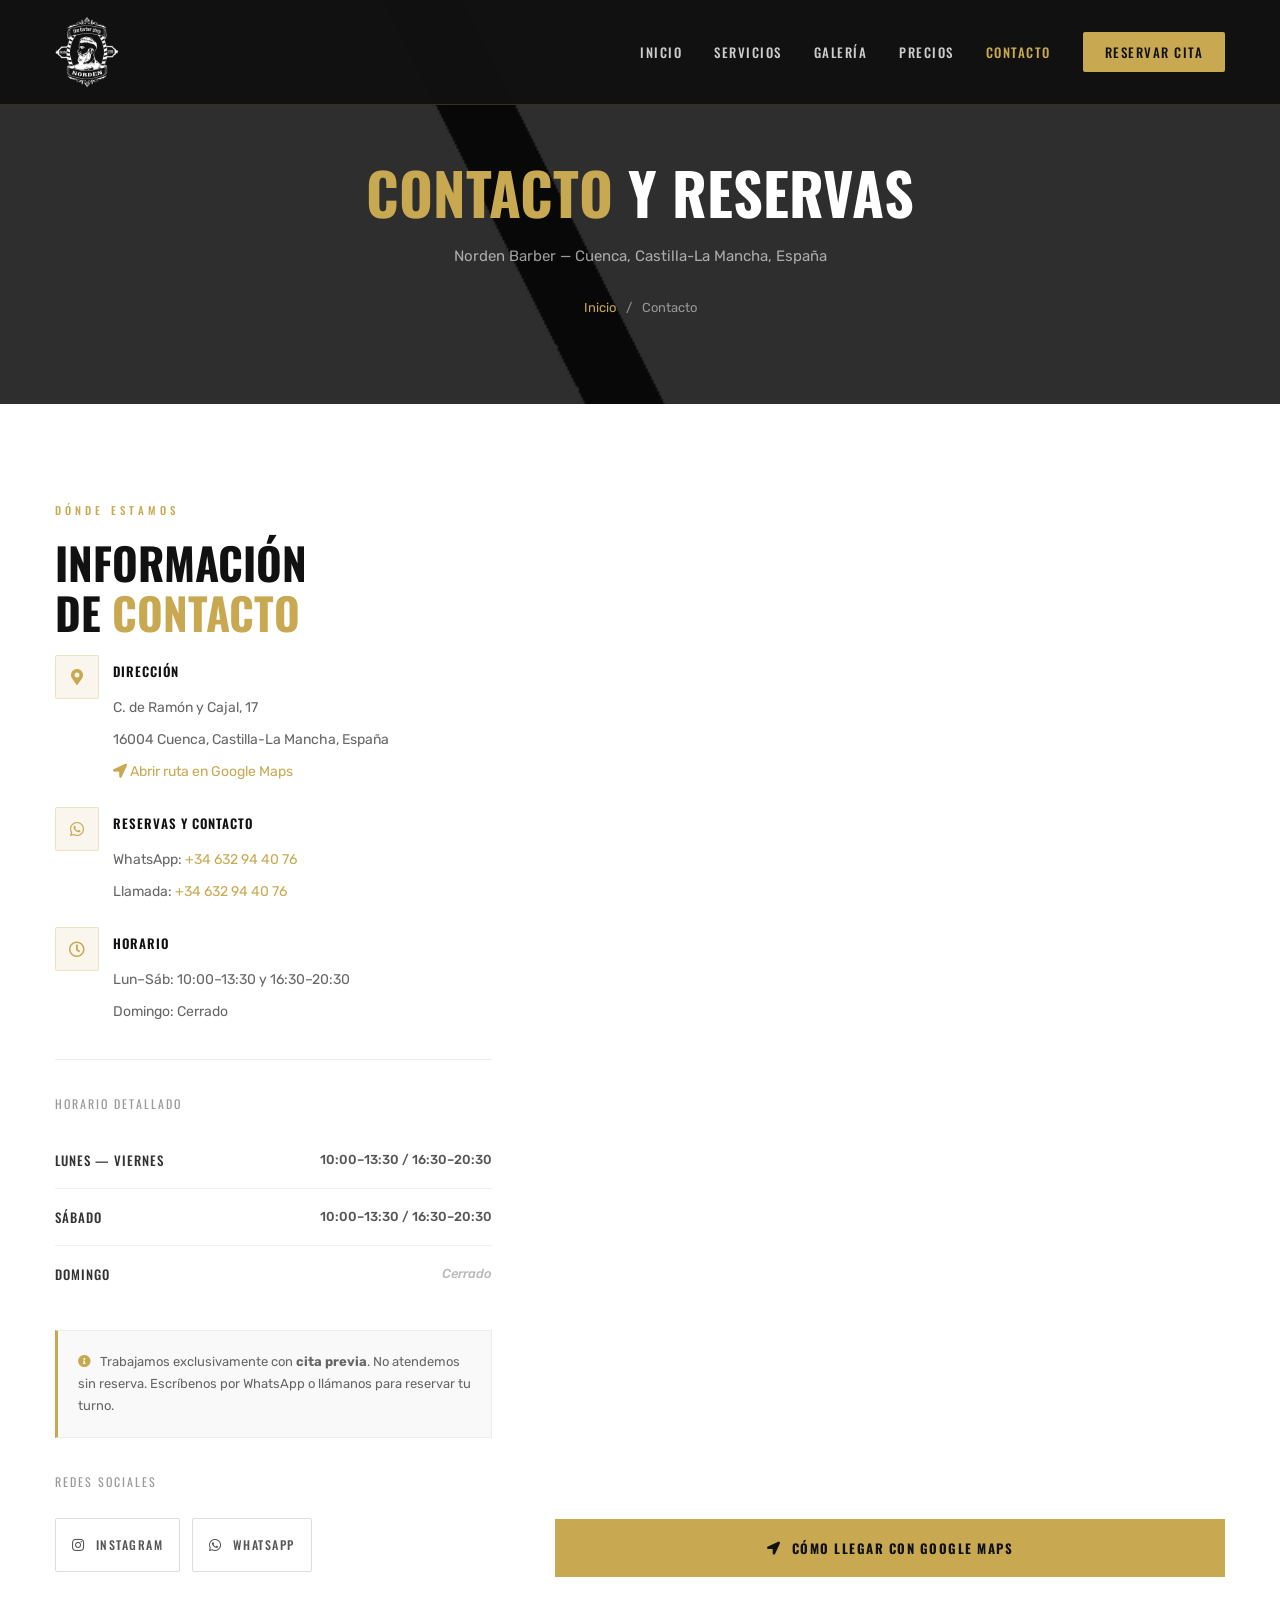
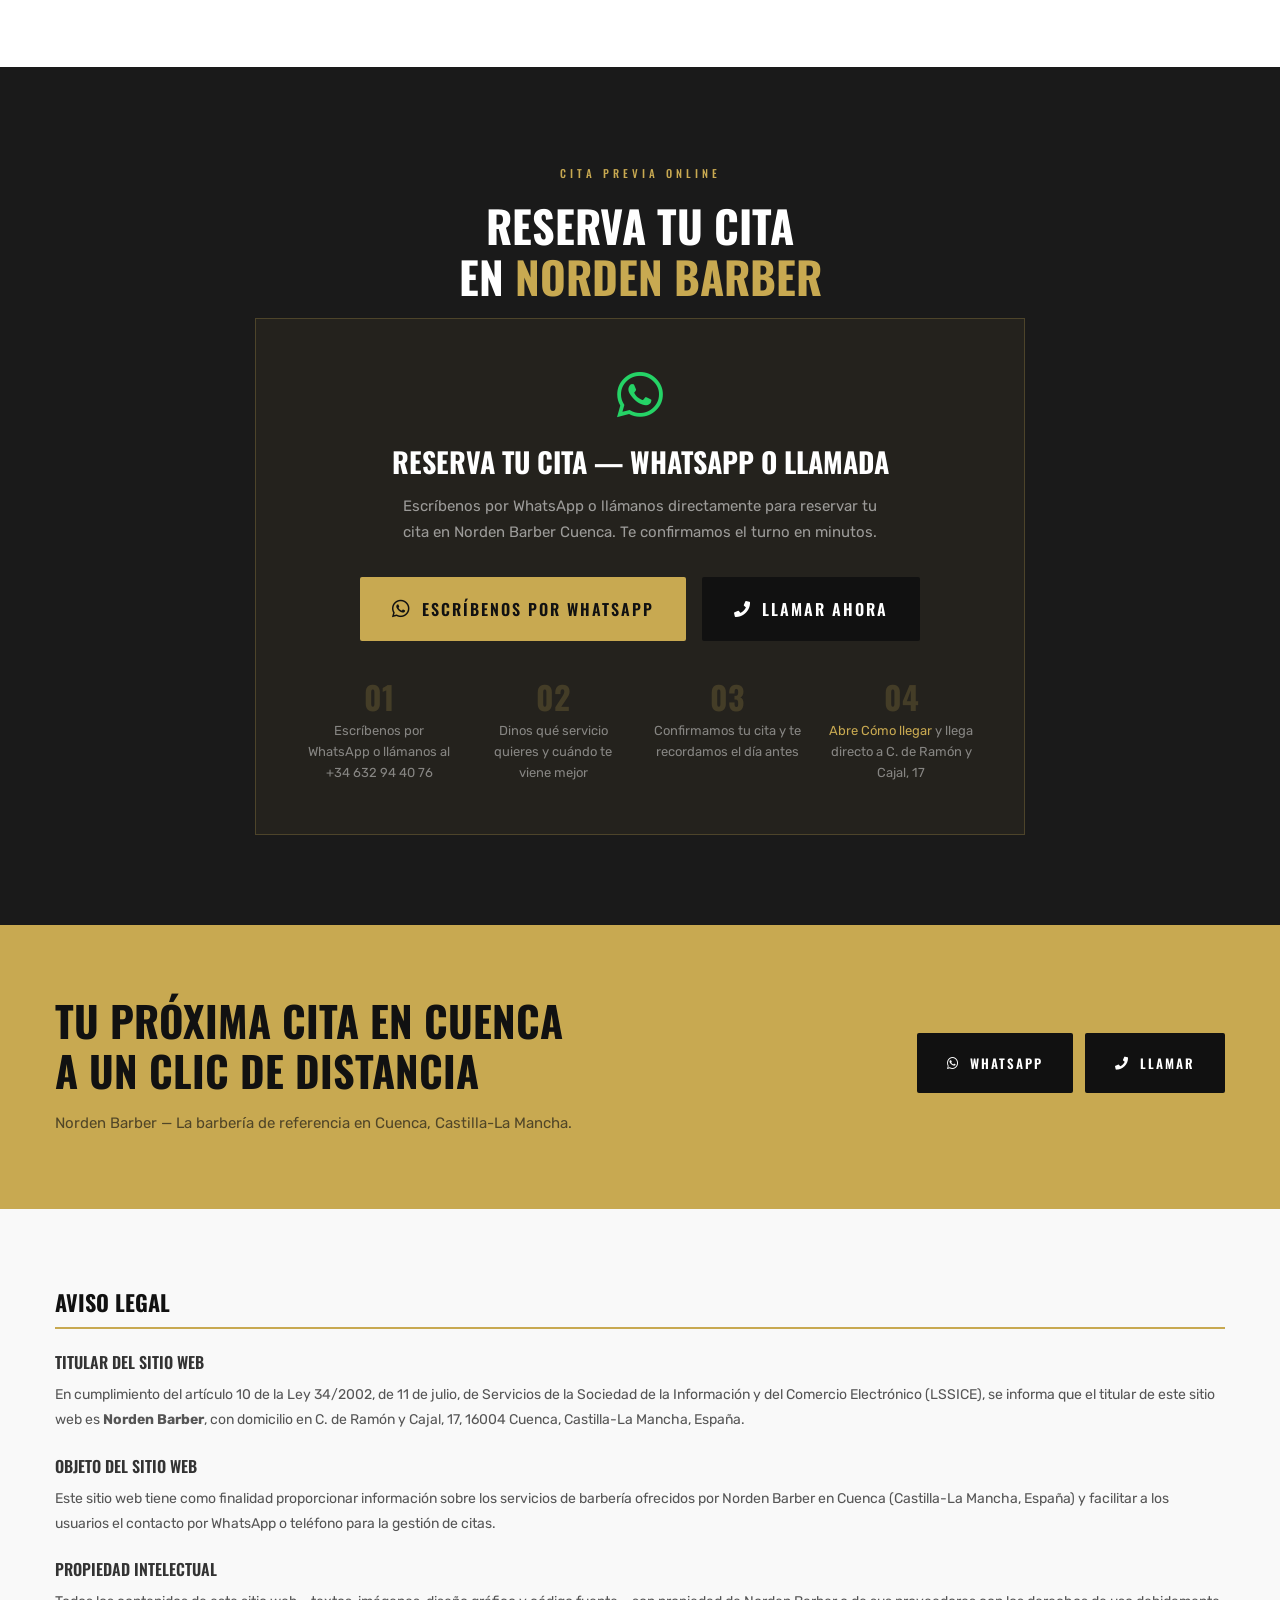
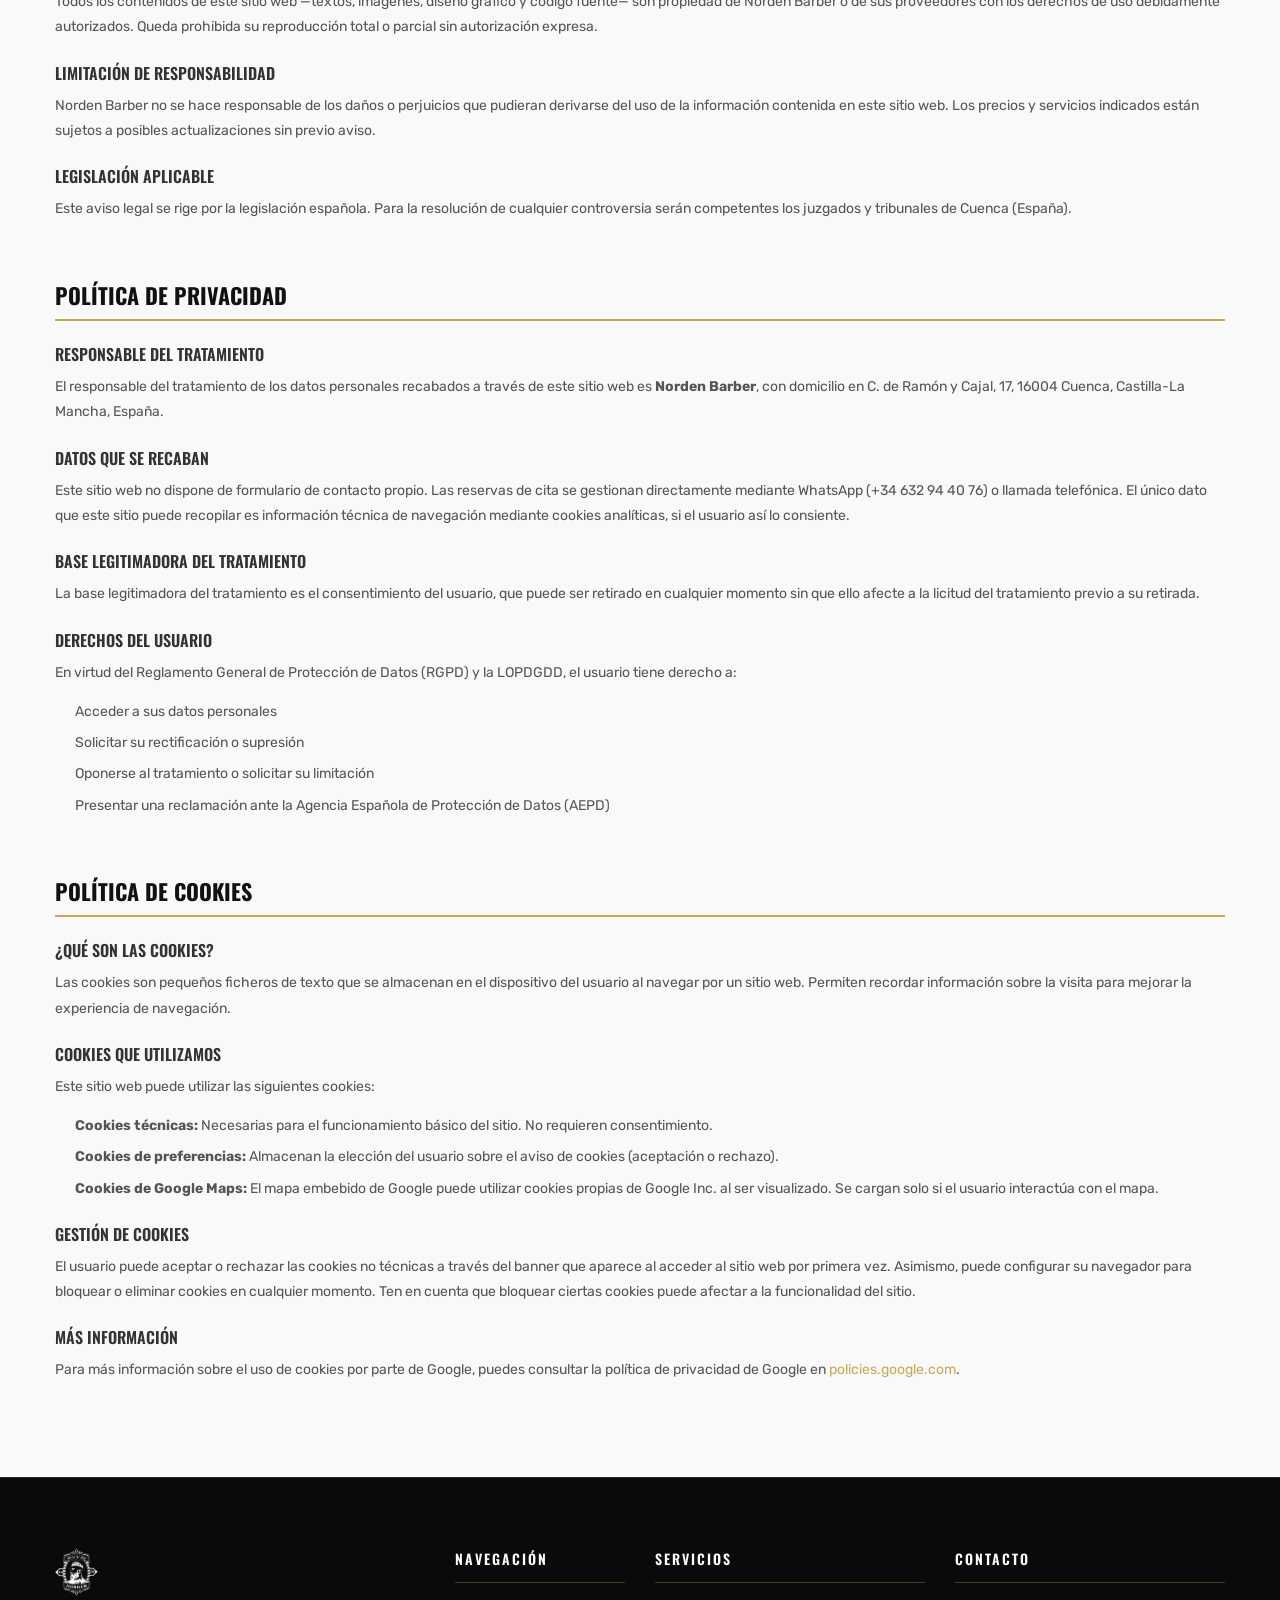
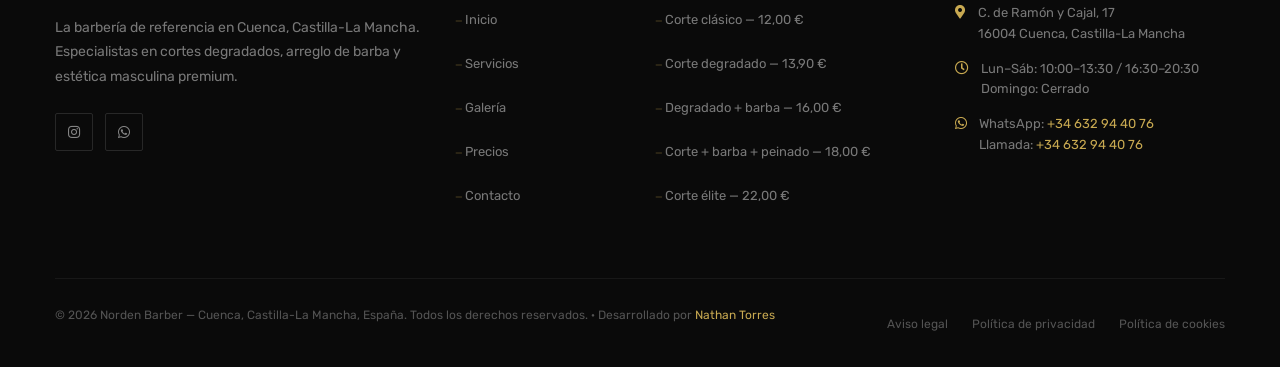
<file: contact.html>
<!DOCTYPE html>
<html lang="es-ES">
<head>
    <meta charset="utf-8" />
    <meta name="viewport" content="width=device-width, initial-scale=1, shrink-to-fit=no">
    <meta name="theme-color" content="#c8a951">
    <meta http-equiv="X-UA-Compatible" content="IE=edge">
    <meta name="description" content="Contacta con Norden Barber en Cuenca, Castilla-La Mancha. Llámanos o escríbenos por WhatsApp: +34 632 94 40 76. Horario: Lunes a Sábado 10:00–13:30 y 16:30–20:30.">
    <meta name="keywords" content="contacto Norden Barber Cuenca, cómo llegar barbería Cuenca, teléfono barbería Cuenca, WhatsApp barbería Cuenca, barbería CP 16004">
    <meta name="robots" content="index, follow">
    <link rel="canonical" href="https://barbernorden.com/contact.html">
    <link rel="alternate" hreflang="es-ES" href="https://barbernorden.com/contact.html">
    <link rel="alternate" hreflang="x-default" href="https://barbernorden.com/contact.html">
    <meta property="og:title" content="Contacto | Norden Barber — Barbería en Cuenca">
    <meta property="og:description" content="Contacta con Norden Barber en Cuenca. Llámanos o escríbenos por WhatsApp al +34 632 94 40 76. Horario de lunes a sábado.">
    <meta property="og:image" content="https://barbernorden.com/assets/images/og-image.png">
    <meta property="og:image:width" content="1200">
    <meta property="og:image:height" content="630">
    <meta property="og:image:type" content="image/png">
    <meta property="og:url" content="https://barbernorden.com/contact.html">
    <meta property="og:type" content="website">
    <meta property="og:site_name" content="Norden Barber">
    <meta property="og:locale" content="es_ES">
    <meta name="twitter:card" content="summary_large_image">
    <meta name="twitter:title" content="Contacto | Norden Barber — Barbería en Cuenca">
    <meta name="twitter:description" content="Contacta con Norden Barber en Cuenca. Llámanos o escríbenos por WhatsApp al +34 632 94 40 76. Horario de lunes a sábado.">
    <meta name="twitter:image" content="https://barbernorden.com/assets/images/og-image.png">
    <title>Contacto | Norden Barber Cuenca</title>
    <link rel="icon" href="/favicon.ico">
    <link rel="apple-touch-icon" sizes="180x180" href="/apple-touch-icon.png">
    <link rel="preconnect" href="https://fonts.googleapis.com">
    <link rel="preconnect" href="https://fonts.gstatic.com" crossorigin>
    <link rel="preload" as="style" href="https://fonts.googleapis.com/css2?family=Oswald:wght@400;500;600;700&family=Rubik:wght@400;500&display=swap">
    <link rel="stylesheet" href="https://fonts.googleapis.com/css2?family=Oswald:wght@400;500;600;700&family=Rubik:wght@400;500&display=swap" media="print" onload="this.media='all'">
    <noscript><link rel="stylesheet" href="https://fonts.googleapis.com/css2?family=Oswald:wght@400;500;600;700&family=Rubik:wght@400;500&display=swap"></noscript>

    <link rel="stylesheet" href="assets/css/fontawesome-5.14.0.min.css">
    <link rel="stylesheet" href="assets/css/bootstrap-4.5.3.min.css">

    <link rel="stylesheet" href="assets/css/style.css">
    <script type="application/ld+json">
    {
      "@context": "https://schema.org",
      "@type": "BarberShop",
      "name": "Norden Barber",
      "description": "Barbería de referencia en Cuenca, Castilla-La Mancha, España.",
      "url": "https://barbernorden.com/contact.html",
      "telephone": "+34632944076",
      "address": {
        "@type": "PostalAddress",
        "streetAddress": "Calle de Ramón y Cajal, 17",
        "addressLocality": "Cuenca",
        "addressRegion": "Castilla-La Mancha",
        "postalCode": "16004",
        "addressCountry": "ES"
      },
      "geo": {
        "@type": "GeoCoordinates",
        "latitude": 40.0710372,
        "longitude": -2.1345001
      },
      "openingHoursSpecification": [
        {
          "@type": "OpeningHoursSpecification",
          "dayOfWeek": ["Monday","Tuesday","Wednesday","Thursday","Friday","Saturday"],
          "opens": "10:00",
          "closes": "13:30"
        },
        {
          "@type": "OpeningHoursSpecification",
          "dayOfWeek": ["Monday","Tuesday","Wednesday","Thursday","Friday","Saturday"],
          "opens": "16:30",
          "closes": "20:30"
        }
      ]
    }
    </script>
    <style>
        :root { --gold: #c8a951; --dark: #111111; --dark-2: #1a1a1a; }
        body { font-family: 'Rubik', sans-serif; }

        .nb-header { position: fixed; top: 0; left: 0; width: 100%; z-index: 9999; background: rgba(17,17,17,0.97); backdrop-filter: blur(8px); border-bottom: 1px solid rgba(200,169,81,0.2); transition: all 0.3s; }
        .nb-header.scrolled { background: rgba(10,10,10,0.99); border-bottom-color: rgba(200,169,81,0.4); }
        .nb-header-inner { display: flex; align-items: center; justify-content: space-between; padding: 16px 0; }
        .nb-logo img { height: 72px; width: auto; }
        .nb-nav { display: flex; align-items: center; gap: 32px; list-style: none; margin: 0; padding: 0; }
        .nb-nav a { font-family: 'Oswald', sans-serif; font-size: 13px; font-weight: 500; letter-spacing: 1.5px; text-transform: uppercase; color: #cccccc; transition: color 0.3s; }
        .nb-nav a:hover, .nb-nav a.active { color: var(--gold); }
        .nb-btn-reservar { font-family: 'Oswald', sans-serif; font-size: 12px; font-weight: 600; letter-spacing: 2px; text-transform: uppercase; background: var(--gold); color: #111 !important; padding: 10px 22px; border-radius: 2px; transition: all 0.3s; white-space: nowrap; }
        .nb-btn-reservar:hover { background: #b8942e; color: #fff !important; }
        .nb-btn-primary { display: inline-flex; align-items: center; gap: 10px; font-family: 'Oswald', sans-serif; font-size: 13px; font-weight: 600; letter-spacing: 2px; text-transform: uppercase; background: var(--gold); color: #111; padding: 14px 30px; border-radius: 2px; transition: all 0.3s; }
        .nb-btn-primary:hover { background: #b8942e; color: #fff; transform: translateY(-2px); }
        .nb-btn-whatsapp { display: inline-flex; align-items: center; gap: 10px; font-family: 'Oswald', sans-serif; font-size: 13px; font-weight: 600; letter-spacing: 2px; text-transform: uppercase; background: #25D366; color: #fff; padding: 14px 30px; border-radius: 2px; transition: all 0.3s; }
        .nb-btn-whatsapp:hover { background: #128C7E; color: #fff; transform: translateY(-2px); }
        .nb-hamburger { display: none; flex-direction: column; gap: 5px; cursor: pointer; background: none; border: none; padding: 4px; }
        .nb-hamburger span { display: block; width: 26px; height: 2px; background: #fff; }
        .nb-mobile-menu { display: none; position: absolute; top: 100%; left: 0; width: 100%; background: rgba(10,10,10,0.99); border-top: 1px solid rgba(200,169,81,0.3); padding: 24px 20px; flex-direction: column; gap: 20px; }
        .nb-mobile-menu.open { display: flex; }
        .nb-mobile-menu a { font-family: 'Oswald', sans-serif; font-size: 15px; letter-spacing: 1.5px; text-transform: uppercase; color: #ccc; padding: 8px 0; border-bottom: 1px solid rgba(255,255,255,0.07); }
        .nb-mobile-menu a:hover { color: var(--gold); }
        .nb-mobile-menu .nb-btn-reservar { text-align: center; margin-top: 8px; border-bottom: none; }

        .nb-page-banner { background: url('assets/images/contact/contact-bg.webp') center/cover no-repeat; position: relative; padding: 160px 0 80px; text-align: center; }
        .nb-page-banner::before { content: ''; position: absolute; inset: 0; background: rgba(10,10,10,0.85); }
        .nb-page-banner-content { position: relative; z-index: 1; }
        .nb-page-banner h1 { font-family: 'Oswald', sans-serif; font-size: clamp(30px, 5vw, 58px); font-weight: 700; text-transform: uppercase; color: #fff; margin-bottom: 14px; }
        .nb-page-banner h1 span { color: var(--gold); }
        .nb-breadcrumb { display: flex; justify-content: center; gap: 10px; list-style: none; margin: 0; padding: 0; }
        .nb-breadcrumb li { font-size: 13px; color: rgba(255,255,255,0.5); }
        .nb-breadcrumb li a { color: var(--gold); }
        .nb-breadcrumb li + li::before { content: '/'; margin-right: 10px; }

        section { padding: 90px 0; }
        .nb-section-label { font-family: 'Oswald', sans-serif; font-size: 11px; font-weight: 500; letter-spacing: 4px; text-transform: uppercase; color: var(--gold); margin-bottom: 12px; display: block; }
        .nb-section-title { font-family: 'Oswald', sans-serif; font-size: clamp(28px, 4vw, 44px); font-weight: 700; color: #111; text-transform: uppercase; line-height: 1.15; margin-bottom: 16px; }
        .nb-section-title span { color: var(--gold); }
        .nb-section-title.white { color: #fff; }

        /* CONTACT INFO */
        .nb-contact-section { background: #fff; }
        .nb-info-block { margin-bottom: 32px; }
        .nb-info-block-title { font-family: 'Oswald', sans-serif; font-size: 13px; font-weight: 600; letter-spacing: 2px; text-transform: uppercase; color: rgba(255,255,255,0.4); margin-bottom: 16px; padding-bottom: 10px; border-bottom: 1px solid rgba(255,255,255,0.08); }
        .nb-info-block.light .nb-info-block-title { color: #aaa; border-bottom-color: #eee; }

        .nb-info-item { display: flex; gap: 14px; align-items: flex-start; margin-bottom: 20px; }
        .nb-info-item-icon { width: 44px; height: 44px; background: rgba(200,169,81,0.1); border: 1px solid rgba(200,169,81,0.25); border-radius: 2px; display: flex; align-items: center; justify-content: center; color: var(--gold); font-size: 16px; flex-shrink: 0; }
        .nb-info-item-text { }
        .nb-info-item-text strong { font-family: 'Oswald', sans-serif; font-size: 13px; font-weight: 600; text-transform: uppercase; letter-spacing: 1px; color: #111; display: block; margin-bottom: 4px; }
        .nb-info-item-text span { font-size: 14px; color: #666; line-height: 1.65; }
        .nb-info-item-text a { color: var(--gold); }

        /* Schedule in contact */
        .nb-contact-schedule { }
        .nb-sched-row { display: flex; justify-content: space-between; padding: 12px 0; border-bottom: 1px solid #f0f0f0; }
        .nb-sched-row:last-child { border-bottom: none; }
        .nb-sched-day { font-family: 'Oswald', sans-serif; font-size: 13px; font-weight: 500; text-transform: uppercase; letter-spacing: 1px; color: #333; }
        .nb-sched-hours { font-size: 13px; color: #555; font-weight: 500; }
        .nb-sched-hours.cerrado { color: #bbb; font-style: italic; }

        /* Social links */
        .nb-social-links { display: flex; gap: 12px; margin-top: 20px; }
        .nb-social-link { display: flex; align-items: center; gap: 10px; font-family: 'Oswald', sans-serif; font-size: 12px; font-weight: 500; letter-spacing: 1.5px; text-transform: uppercase; color: #555; border: 1px solid #ddd; padding: 10px 16px; border-radius: 2px; transition: all 0.3s; }
        .nb-social-link i { font-size: 14px; }
        .nb-social-link:hover { border-color: var(--gold); color: var(--gold); }

        /* Map */
        .nb-map-wrap { height: 100%; min-height: 500px; display: flex; flex-direction: column; }
        .nb-map-wrap iframe { width: 100%; height: 100%; flex: 1; min-height: 500px; border: none; }
        .nb-map-action { min-height: 58px; display: flex; align-items: center; justify-content: center; gap: 10px; background: var(--gold); color: #111; font-family: 'Oswald', sans-serif; font-size: 13px; font-weight: 700; letter-spacing: 1.5px; text-transform: uppercase; transition: all 0.3s; }
        .nb-map-action:hover { background: #b8942e; color: #fff; }

        /* RESERVA SECTION */
        .nb-reserva-section { background: var(--dark-2); }
        .nb-booksy-card { background: rgba(200,169,81,0.06); border: 1px solid rgba(200,169,81,0.25); padding: 50px 48px; text-align: center; }
        .nb-booksy-icon { font-size: 52px; color: var(--gold); margin-bottom: 24px; }
        .nb-booksy-card h3 { font-family: 'Oswald', sans-serif; font-size: 28px; font-weight: 700; text-transform: uppercase; color: #fff; margin-bottom: 14px; }
        .nb-booksy-card p { font-size: 15px; color: rgba(255,255,255,0.55); line-height: 1.75; max-width: 500px; margin: 0 auto 32px; }
        .nb-btn-gold-lg { display: inline-flex; align-items: center; gap: 12px; font-family: 'Oswald', sans-serif; font-size: 15px; font-weight: 700; letter-spacing: 2px; text-transform: uppercase; background: var(--gold); color: #111; padding: 18px 40px; border-radius: 2px; transition: all 0.3s; box-shadow: 0 4px 24px rgba(200,169,81,0.3); }
        .nb-btn-gold-lg:hover { background: #b8942e; color: #fff; transform: translateY(-2px); box-shadow: 0 8px 32px rgba(200,169,81,0.4); }
        .nb-booksy-steps { display: flex; gap: 24px; justify-content: center; margin-top: 40px; flex-wrap: wrap; }
        .nb-booksy-step { text-align: center; flex: 1; min-width: 140px; max-width: 180px; }
        .nb-booksy-step .step-num { font-family: 'Oswald', sans-serif; font-size: 32px; font-weight: 700; color: rgba(200,169,81,0.2); line-height: 1; margin-bottom: 8px; }
        .nb-booksy-step .step-text { font-size: 13px; color: rgba(255,255,255,0.45); line-height: 1.6; }

        /* LEGAL SECTIONS */
        .nb-legal-section { background: #f9f9f9; padding: 80px 0; }
        .nb-legal-block { margin-bottom: 60px; }
        .nb-legal-block:last-child { margin-bottom: 0; }
        .nb-legal-block h2 { font-family: 'Oswald', sans-serif; font-size: 22px; font-weight: 700; text-transform: uppercase; color: #111; margin-bottom: 20px; padding-bottom: 10px; border-bottom: 2px solid var(--gold); }
        .nb-legal-block h3 { font-family: 'Oswald', sans-serif; font-size: 16px; font-weight: 600; text-transform: uppercase; color: #333; margin-top: 24px; margin-bottom: 10px; }
        .nb-legal-block p { font-size: 14px; color: #555; line-height: 1.8; margin-bottom: 14px; }
        .nb-legal-block ul { padding-left: 20px; margin-bottom: 14px; }
        .nb-legal-block ul li { font-size: 14px; color: #555; line-height: 1.8; margin-bottom: 6px; }

        /* CTA */
        .nb-cta { background: var(--gold); padding: 70px 0; }
        .nb-cta h2 { font-family: 'Oswald', sans-serif; font-size: clamp(24px, 4vw, 42px); font-weight: 700; text-transform: uppercase; color: #111; margin: 0; line-height: 1.2; }
        .nb-btn-dark { display: inline-flex; align-items: center; gap: 10px; font-family: 'Oswald', sans-serif; font-size: 13px; font-weight: 600; letter-spacing: 2px; text-transform: uppercase; background: #111; color: #fff; padding: 14px 30px; border-radius: 2px; transition: all 0.3s; white-space: nowrap; }
        .nb-btn-dark:hover { background: #000; color: var(--gold); }

        /* FOOTER */
        .nb-footer { background: #0a0a0a; border-top: 1px solid rgba(200,169,81,0.2); padding: 70px 0 0; }
        .nb-footer-logo img { height: 48px; width: auto; margin-bottom: 20px; }
        .nb-footer-desc { font-size: 14px; color: rgba(255,255,255,0.45); line-height: 1.75; margin-bottom: 24px; }
        .nb-footer-social a { display: inline-flex; align-items: center; justify-content: center; width: 38px; height: 38px; border: 1px solid rgba(255,255,255,0.12); color: rgba(255,255,255,0.5); font-size: 14px; margin-right: 8px; transition: all 0.3s; border-radius: 2px; }
        .nb-footer-social a:hover { border-color: var(--gold); color: var(--gold); }
        .nb-footer-title { font-family: 'Oswald', sans-serif; font-size: 14px; font-weight: 600; letter-spacing: 2px; text-transform: uppercase; color: #fff; margin-bottom: 20px; padding-bottom: 12px; border-bottom: 1px solid rgba(200,169,81,0.3); }
        .nb-footer-links { list-style: none; padding: 0; margin: 0; }
        .nb-footer-links li { margin-bottom: 10px; }
        .nb-footer-links a { font-size: 13px; color: rgba(255,255,255,0.45); transition: color 0.3s; }
        .nb-footer-links a:hover { color: var(--gold); }
        .nb-footer-links a::before { content: '— '; color: rgba(200,169,81,0.4); font-size: 10px; }
        .nb-footer-info-item { display: flex; gap: 12px; margin-bottom: 14px; align-items: flex-start; }
        .nb-footer-info-item i { color: var(--gold); font-size: 14px; margin-top: 2px; flex-shrink: 0; }
        .nb-footer-info-item span { font-size: 13px; color: rgba(255,255,255,0.45); line-height: 1.6; }
        .nb-footer-bottom { margin-top: 50px; padding: 20px 0; border-top: 1px solid rgba(255,255,255,0.06); display: flex; justify-content: space-between; align-items: center; flex-wrap: wrap; gap: 12px; }
        .nb-footer-copy { font-size: 12px; color: rgba(255,255,255,0.3); }
        .nb-footer-legal a { font-size: 12px; color: rgba(255,255,255,0.3); margin-left: 20px; transition: color 0.3s; }
        .nb-footer-legal a:hover { color: var(--gold); }

        .nb-mobile-actions { display: none; position: fixed; bottom: 0; left: 0; right: 0; z-index: 9998; grid-template-columns: 1fr 1fr; gap: 8px; padding: 10px 12px calc(10px + env(safe-area-inset-bottom)); background: rgba(10,10,10,0.98); border-top: 1px solid rgba(200,169,81,0.35); box-shadow: 0 -6px 24px rgba(0,0,0,0.28); }
        .nb-mobile-action { min-height: 48px; display: flex; align-items: center; justify-content: center; gap: 8px; font-family: 'Oswald', sans-serif; font-size: 12px; font-weight: 700; letter-spacing: 1px; text-transform: uppercase; text-decoration: none; border-radius: 2px; }
        .nb-mobile-action.reserve { background: #25D366; color: #fff; }
        .nb-mobile-action.directions { background: var(--gold); color: #111; }

        @media (max-width: 991px) { .nb-nav { display: none; } .nb-hamburger { display: flex; } }
        @media (max-width: 767px) {
            body { padding-bottom: calc(68px + env(safe-area-inset-bottom)); }
            section { padding: 64px 0; }
            .nb-mobile-actions { display: grid; }
            .nb-map-wrap { min-height: 300px; }
            .nb-map-wrap iframe { min-height: 300px; }
            .nb-booksy-card { padding: 36px 24px; }
            .nb-social-links { flex-wrap: wrap; }
            .nb-footer-bottom { flex-direction: column; text-align: center; }
            .nb-footer-legal a:first-child { margin-left: 0; }
        }
    </style>
</head>
<body>

    <div class="nb-mobile-actions" aria-label="Acciones rápidas">
        <a href="https://wa.me/34632944076?text=Hola%2C%20me%20gustar%C3%ADa%20reservar%20una%20cita" target="_blank" rel="noopener" class="nb-mobile-action reserve" aria-label="Reservar cita por WhatsApp">
            <i class="fab fa-whatsapp"></i> Reservar
        </a>
        <a href="https://maps.app.goo.gl/icMUwnjrd11b27c2A" target="_blank" rel="noopener" class="nb-mobile-action directions" aria-label="Cómo llegar a Norden Barber con Google Maps">
            <i class="fas fa-location-arrow"></i> Cómo llegar
        </a>
    </div>

    <header class="nb-header" id="nbHeader">
        <div class="container">
            <div class="nb-header-inner">
                <a href="/" class="nb-logo" aria-label="Norden Barber — Inicio">
                    <img src="assets/images/logos/logo.png" alt="Norden Barber — Barbería en Cuenca">
                </a>
                <nav aria-label="Navegación principal">
                    <ul class="nb-nav">
                        <li><a href="/">Inicio</a></li>
                        <li><a href="/services.html">Servicios</a></li>
                        <li><a href="/portfolio.html">Galería</a></li>
                        <li><a href="/pricing.html">Precios</a></li>
                        <li><a href="/contact.html" class="active">Contacto</a></li>
                        <li><a href="https://wa.me/34632944076?text=Hola%2C%20me%20gustar%C3%ADa%20reservar%20una%20cita%20en%20Norden%20Barber" target="_blank" rel="noopener" class="nb-btn-reservar">Reservar cita</a></li>
                    </ul>
                </nav>
                <button class="nb-hamburger" id="nbHamburger" aria-label="Abrir menú" aria-expanded="false">
                    <span></span><span></span><span></span>
                </button>
            </div>
            <nav class="nb-mobile-menu" id="nbMobileMenu" aria-label="Menú móvil">
                <a href="/">Inicio</a>
                <a href="/services.html">Servicios</a>
                <a href="/portfolio.html">Galería</a>
                <a href="/pricing.html">Precios</a>
                <a href="/contact.html">Contacto</a>
                <a href="https://wa.me/34632944076?text=Hola%2C%20me%20gustar%C3%ADa%20reservar%20una%20cita%20en%20Norden%20Barber" target="_blank" rel="noopener" class="nb-btn-reservar">Reservar cita</a>
            </nav>
        </div>
    </header>

    <div class="nb-page-banner" role="banner">
        <div class="container">
            <div class="nb-page-banner-content">
                <h1><span>Contacto</span> y Reservas</h1>
                <p style="color:rgba(255,255,255,0.6); font-size:15px; margin-bottom:20px;">Norden Barber — Cuenca, Castilla-La Mancha, España</p>
                <ul class="nb-breadcrumb">
                    <li><a href="/">Inicio</a></li>
                    <li>Contacto</li>
                </ul>
            </div>
        </div>
    </div>

    <!-- CONTACTO + MAPA -->
    <section class="nb-contact-section">
        <div class="container">
            <div class="row">
                <div class="col-lg-5 mb-5 mb-lg-0 pr-lg-5">
                    <span class="nb-section-label">Dónde estamos</span>
                    <h2 class="nb-section-title">Información<br>de <span>contacto</span></h2>

                    <div class="nb-info-item">
                        <div class="nb-info-item-icon"><i class="fas fa-map-marker-alt"></i></div>
                        <div class="nb-info-item-text">
                            <strong>Dirección</strong>
                            <span>C. de Ramón y Cajal, 17<br>16004 Cuenca, Castilla-La Mancha, España<br><a href="https://maps.app.goo.gl/icMUwnjrd11b27c2A" target="_blank" rel="noopener"><i class="fas fa-location-arrow"></i> Abrir ruta en Google Maps</a></span>
                        </div>
                    </div>

                    <div class="nb-info-item">
                        <div class="nb-info-item-icon"><i class="fab fa-whatsapp"></i></div>
                        <div class="nb-info-item-text">
                            <strong>Reservas y contacto</strong>
                            <span>WhatsApp: <a href="https://wa.me/34632944076?text=Hola%2C%20me%20gustar%C3%ADa%20reservar%20una%20cita%20en%20Norden%20Barber" target="_blank" rel="noopener">+34 632 94 40 76</a><br>
                            Llamada: <a href="tel:+34632944076">+34 632 94 40 76</a></span>
                        </div>
                    </div>

                    <div class="nb-info-item">
                        <div class="nb-info-item-icon"><i class="far fa-clock"></i></div>
                        <div class="nb-info-item-text">
                            <strong>Horario</strong>
                            <span>Lun–Sáb: 10:00–13:30 y 16:30–20:30<br>Domingo: Cerrado</span>
                        </div>
                    </div>

                    <div style="margin-top: 32px; border-top: 1px solid #eee; padding-top: 28px;">
                        <p style="font-family:'Oswald',sans-serif; font-size:12px; letter-spacing:2px; text-transform:uppercase; color:#999; margin-bottom:12px;">Horario detallado</p>
                        <div class="nb-contact-schedule">
                            <div class="nb-sched-row">
                                <span class="nb-sched-day">Lunes — Viernes</span>
                                <span class="nb-sched-hours">10:00–13:30 / 16:30–20:30</span>
                            </div>
                            <div class="nb-sched-row">
                                <span class="nb-sched-day">Sábado</span>
                                <span class="nb-sched-hours">10:00–13:30 / 16:30–20:30</span>
                            </div>
                            <div class="nb-sched-row">
                                <span class="nb-sched-day">Domingo</span>
                                <span class="nb-sched-hours cerrado">Cerrado</span>
                            </div>
                        </div>
                    </div>

                    <div style="margin-top:28px; padding:20px; background:#f9f9f9; border:1px solid #eee; border-left: 3px solid var(--gold);">
                        <p style="font-size:13px; color:#666; line-height:1.7; margin:0;">
                            <i class="fas fa-info-circle" style="color:var(--gold); margin-right:6px;"></i>
                            Trabajamos exclusivamente con <strong>cita previa</strong>. No atendemos sin reserva. Escríbenos por WhatsApp o llámanos para reservar tu turno.
                        </p>
                    </div>

                    <div style="margin-top:28px;">
                        <p style="font-family:'Oswald',sans-serif; font-size:12px; letter-spacing:2px; text-transform:uppercase; color:#999; margin-bottom:12px;">Redes sociales</p>
                        <div class="nb-social-links">
                            <a href="https://www.instagram.com/norden.barber.shop/" target="_blank" rel="noopener" class="nb-social-link" aria-label="Instagram de Norden Barber Cuenca">
                                <i class="fab fa-instagram"></i> Instagram
                            </a>
                            <a href="https://wa.me/34632944076" target="_blank" rel="noopener" class="nb-social-link" aria-label="WhatsApp de Norden Barber Cuenca">
                                <i class="fab fa-whatsapp"></i> WhatsApp
                            </a>
                        </div>
                    </div>
                </div>

                <div class="col-lg-7">
                    <div class="nb-map-wrap">
                        <iframe
                            src="https://www.google.com/maps/embed?pb=!1m18!1m12!1m3!1d2593.5!2d-2.1345001!3d40.0710372!2m3!1f0!2f0!3f0!3m2!1i1024!2i768!4f13.1!3m3!1m2!1s0xd5d6725f9a1aad3%3A0xaf53a0130a752836!2sBarber%20Norden!5e0!3m2!1ses!2ses!4v1716000000000!5m2!1ses!2ses"
                            allowfullscreen=""
                            loading="lazy"
                            referrerpolicy="no-referrer-when-downgrade"
                            title="Ubicación de Norden Barber en Cuenca, Castilla-La Mancha, España">
                        </iframe>
                        <a href="https://maps.app.goo.gl/icMUwnjrd11b27c2A" target="_blank" rel="noopener" class="nb-map-action" aria-label="Abrir la ruta a Norden Barber en Google Maps">
                            <i class="fas fa-location-arrow"></i> Cómo llegar con Google Maps
                        </a>
                    </div>
                </div>
            </div>
        </div>
    </section>

    <!-- RESERVA TU CITA -->
    <section class="nb-reserva-section" id="reserva">
        <div class="container">
            <div class="text-center mb-5">
                <span class="nb-section-label" style="color:var(--gold);">Cita previa online</span>
                <h2 class="nb-section-title white">Reserva tu cita<br>en <span>Norden Barber</span></h2>
            </div>
            <div class="row justify-content-center">
                <div class="col-lg-8">
                    <div class="nb-booksy-card">
                        <div class="nb-booksy-icon"><i class="fab fa-whatsapp" style="color:#25D366;"></i></div>
                        <h3>Reserva tu cita — WhatsApp o llamada</h3>
                        <p>Escríbenos por WhatsApp o llámanos directamente para reservar tu cita en Norden Barber Cuenca. Te confirmamos el turno en minutos.</p>
                        <div style="display:flex;gap:16px;flex-wrap:wrap;justify-content:center;margin-top:24px;">
                            <a href="https://wa.me/34632944076?text=Hola%2C%20me%20gustar%C3%ADa%20reservar%20una%20cita%20en%20Norden%20Barber" target="_blank" rel="noopener" class="nb-btn-primary" style="font-size:16px;padding:16px 32px;">
                                <i class="fab fa-whatsapp" style="font-size:20px;"></i> Escríbenos por WhatsApp
                            </a>
                            <a href="tel:+34632944076" class="nb-btn-dark" style="font-size:16px;padding:16px 32px;">
                                <i class="fas fa-phone"></i> Llamar ahora
                            </a>
                        </div>
                        <div class="nb-booksy-steps">
                            <div class="nb-booksy-step">
                                <div class="step-num">01</div>
                                <div class="step-text">Escríbenos por WhatsApp o llámanos al +34 632 94 40 76</div>
                            </div>
                            <div class="nb-booksy-step">
                                <div class="step-num">02</div>
                                <div class="step-text">Dinos qué servicio quieres y cuándo te viene mejor</div>
                            </div>
                            <div class="nb-booksy-step">
                                <div class="step-num">03</div>
                                <div class="step-text">Confirmamos tu cita y te recordamos el día antes</div>
                            </div>
                            <div class="nb-booksy-step">
                                <div class="step-num">04</div>
                                <div class="step-text"><a href="https://maps.app.goo.gl/icMUwnjrd11b27c2A" target="_blank" rel="noopener" style="color:var(--gold);">Abre Cómo llegar</a> y llega directo a C. de Ramón y Cajal, 17</div>
                            </div>
                        </div>
                    </div>
                </div>
            </div>
        </div>
    </section>

    <!-- CTA -->
    <section class="nb-cta">
        <div class="container">
            <div class="row align-items-center">
                <div class="col-lg-8 mb-4 mb-lg-0">
                    <h2>Tu próxima cita en Cuenca<br>a un clic de distancia</h2>
                    <p style="margin-top:12px; margin-bottom:0; color:rgba(17,17,17,0.65); font-size:15px;">Norden Barber — La barbería de referencia en Cuenca, Castilla-La Mancha.</p>
                </div>
                <div class="col-lg-4 text-lg-right">
                    <a href="https://wa.me/34632944076?text=Hola%2C%20me%20gustar%C3%ADa%20reservar%20una%20cita%20en%20Norden%20Barber" target="_blank" rel="noopener" class="nb-btn-dark" style="margin-right:8px;margin-bottom:8px;">
                        <i class="fab fa-whatsapp"></i> WhatsApp
                    </a>
                    <a href="tel:+34632944076" class="nb-btn-dark" style="margin-bottom:8px;">
                        <i class="fas fa-phone"></i> Llamar
                    </a>
                </div>
            </div>
        </div>
    </section>

    <!-- AVISO LEGAL + PRIVACIDAD + COOKIES -->
    <section class="nb-legal-section" id="aviso-legal">
        <div class="container">

            <div class="nb-legal-block" id="aviso-legal-content">
                <h2>Aviso Legal</h2>
                <h3>Titular del sitio web</h3>
                <p>En cumplimiento del artículo 10 de la Ley 34/2002, de 11 de julio, de Servicios de la Sociedad de la Información y del Comercio Electrónico (LSSICE), se informa que el titular de este sitio web es <strong>Norden Barber</strong>, con domicilio en C. de Ramón y Cajal, 17, 16004 Cuenca, Castilla-La Mancha, España.</p>

                <h3>Objeto del sitio web</h3>
                <p>Este sitio web tiene como finalidad proporcionar información sobre los servicios de barbería ofrecidos por Norden Barber en Cuenca (Castilla-La Mancha, España) y facilitar a los usuarios el contacto por WhatsApp o teléfono para la gestión de citas.</p>

                <h3>Propiedad intelectual</h3>
                <p>Todos los contenidos de este sitio web —textos, imágenes, diseño gráfico y código fuente— son propiedad de Norden Barber o de sus proveedores con los derechos de uso debidamente autorizados. Queda prohibida su reproducción total o parcial sin autorización expresa.</p>

                <h3>Limitación de responsabilidad</h3>
                <p>Norden Barber no se hace responsable de los daños o perjuicios que pudieran derivarse del uso de la información contenida en este sitio web. Los precios y servicios indicados están sujetos a posibles actualizaciones sin previo aviso.</p>

                <h3>Legislación aplicable</h3>
                <p>Este aviso legal se rige por la legislación española. Para la resolución de cualquier controversia serán competentes los juzgados y tribunales de Cuenca (España).</p>
            </div>

            <div class="nb-legal-block" id="privacidad">
                <h2>Política de Privacidad</h2>
                <h3>Responsable del tratamiento</h3>
                <p>El responsable del tratamiento de los datos personales recabados a través de este sitio web es <strong>Norden Barber</strong>, con domicilio en C. de Ramón y Cajal, 17, 16004 Cuenca, Castilla-La Mancha, España.</p>

                <h3>Datos que se recaban</h3>
                <p>Este sitio web no dispone de formulario de contacto propio. Las reservas de cita se gestionan directamente mediante WhatsApp (+34 632 94 40 76) o llamada telefónica. El único dato que este sitio puede recopilar es información técnica de navegación mediante cookies analíticas, si el usuario así lo consiente.</p>

                <h3>Base legitimadora del tratamiento</h3>
                <p>La base legitimadora del tratamiento es el consentimiento del usuario, que puede ser retirado en cualquier momento sin que ello afecte a la licitud del tratamiento previo a su retirada.</p>

                <h3>Derechos del usuario</h3>
                <p>En virtud del Reglamento General de Protección de Datos (RGPD) y la LOPDGDD, el usuario tiene derecho a:</p>
                <ul>
                    <li>Acceder a sus datos personales</li>
                    <li>Solicitar su rectificación o supresión</li>
                    <li>Oponerse al tratamiento o solicitar su limitación</li>
                    <li>Presentar una reclamación ante la Agencia Española de Protección de Datos (AEPD)</li>
                </ul>
            </div>

            <div class="nb-legal-block" id="cookies">
                <h2>Política de Cookies</h2>
                <h3>¿Qué son las cookies?</h3>
                <p>Las cookies son pequeños ficheros de texto que se almacenan en el dispositivo del usuario al navegar por un sitio web. Permiten recordar información sobre la visita para mejorar la experiencia de navegación.</p>

                <h3>Cookies que utilizamos</h3>
                <p>Este sitio web puede utilizar las siguientes cookies:</p>
                <ul>
                    <li><strong>Cookies técnicas:</strong> Necesarias para el funcionamiento básico del sitio. No requieren consentimiento.</li>
                    <li><strong>Cookies de preferencias:</strong> Almacenan la elección del usuario sobre el aviso de cookies (aceptación o rechazo).</li>
                    <li><strong>Cookies de Google Maps:</strong> El mapa embebido de Google puede utilizar cookies propias de Google Inc. al ser visualizado. Se cargan solo si el usuario interactúa con el mapa.</li>
                </ul>

                <h3>Gestión de cookies</h3>
                <p>El usuario puede aceptar o rechazar las cookies no técnicas a través del banner que aparece al acceder al sitio web por primera vez. Asimismo, puede configurar su navegador para bloquear o eliminar cookies en cualquier momento. Ten en cuenta que bloquear ciertas cookies puede afectar a la funcionalidad del sitio.</p>

                <h3>Más información</h3>
                <p>Para más información sobre el uso de cookies por parte de Google, puedes consultar la política de privacidad de Google en <a href="https://policies.google.com/privacy" target="_blank" rel="noopener" style="color:var(--gold);">policies.google.com</a>.</p>
            </div>

        </div>
    </section>

    <footer class="nb-footer">
        <div class="container">
            <div class="row">
                <div class="col-lg-4 mb-5">
                    <div class="nb-footer-logo"><img src="assets/images/logos/logo.png" alt="Norden Barber — Barbería en Cuenca"></div>
                    <p class="nb-footer-desc">La barbería de referencia en Cuenca, Castilla-La Mancha. Especialistas en cortes degradados, arreglo de barba y estética masculina premium.</p>
                    <div class="nb-footer-social">
                        <a href="https://www.instagram.com/norden.barber.shop/" target="_blank" rel="noopener" aria-label="Instagram de Norden Barber"><i class="fab fa-instagram"></i></a>
                        <a href="https://wa.me/34632944076" target="_blank" rel="noopener" aria-label="WhatsApp de Norden Barber"><i class="fab fa-whatsapp"></i></a>
                    </div>
                </div>
                <div class="col-lg-2 col-md-4 mb-5">
                    <h5 class="nb-footer-title">Navegación</h5>
                    <ul class="nb-footer-links">
                        <li><a href="/">Inicio</a></li>
                        <li><a href="/services.html">Servicios</a></li>
                        <li><a href="/portfolio.html">Galería</a></li>
                        <li><a href="/pricing.html">Precios</a></li>
                        <li><a href="/contact.html">Contacto</a></li>
                    </ul>
                </div>
                <div class="col-lg-3 col-md-4 mb-5">
                    <h5 class="nb-footer-title">Servicios</h5>
                    <ul class="nb-footer-links">
                        <li><a href="/pricing.html">Corte clásico — 12,00 €</a></li>
                        <li><a href="/pricing.html">Corte degradado — 13,90 €</a></li>
                        <li><a href="/pricing.html">Degradado + barba — 16,00 €</a></li>
                        <li><a href="/pricing.html">Corte + barba + peinado — 18,00 €</a></li>
                        <li><a href="/pricing.html">Corte élite — 22,00 €</a></li>
                    </ul>
                </div>
                <div class="col-lg-3 col-md-4 mb-5">
                    <h5 class="nb-footer-title">Contacto</h5>
                    <div class="nb-footer-info-item"><i class="fas fa-map-marker-alt"></i><span>C. de Ramón y Cajal, 17<br>16004 Cuenca, Castilla-La Mancha</span></div>
                    <div class="nb-footer-info-item"><i class="far fa-clock"></i><span>Lun–Sáb: 10:00–13:30 / 16:30–20:30<br>Domingo: Cerrado</span></div>
                    <div class="nb-footer-info-item"><i class="fab fa-whatsapp"></i><span>WhatsApp: <a href="https://wa.me/34632944076" style="color:var(--gold);">+34 632 94 40 76</a><br>Llamada: <a href="tel:+34632944076" style="color:var(--gold);">+34 632 94 40 76</a></span></div>
                </div>
            </div>
            <div class="nb-footer-bottom">
                <p class="nb-footer-copy">© 2026 Norden Barber — Cuenca, Castilla-La Mancha, España. Todos los derechos reservados. · Desarrollado por <a href="https://natanaelalzatetorres.com/#home" target="_blank" rel="noopener" style="color:var(--gold);text-decoration:none;">Nathan Torres</a></p>
                <div class="nb-footer-legal">
                    <a href="#aviso-legal">Aviso legal</a>
                    <a href="#privacidad">Política de privacidad</a>
                    <a href="#cookies">Política de cookies</a>
                </div>
            </div>
        </div>
    </footer>

    <script>
    (function() {
        var header = document.getElementById('nbHeader');
        window.addEventListener('scroll', function() { header.classList.toggle('scrolled', window.scrollY > 50); });
        var hamburger = document.getElementById('nbHamburger');
        var mobileMenu = document.getElementById('nbMobileMenu');
        if (hamburger && mobileMenu) {
            hamburger.addEventListener('click', function() {
                var isOpen = mobileMenu.classList.toggle('open');
                hamburger.setAttribute('aria-expanded', isOpen ? 'true' : 'false');
            });
        }
    })();
    </script>
</body>
</html>
</file>
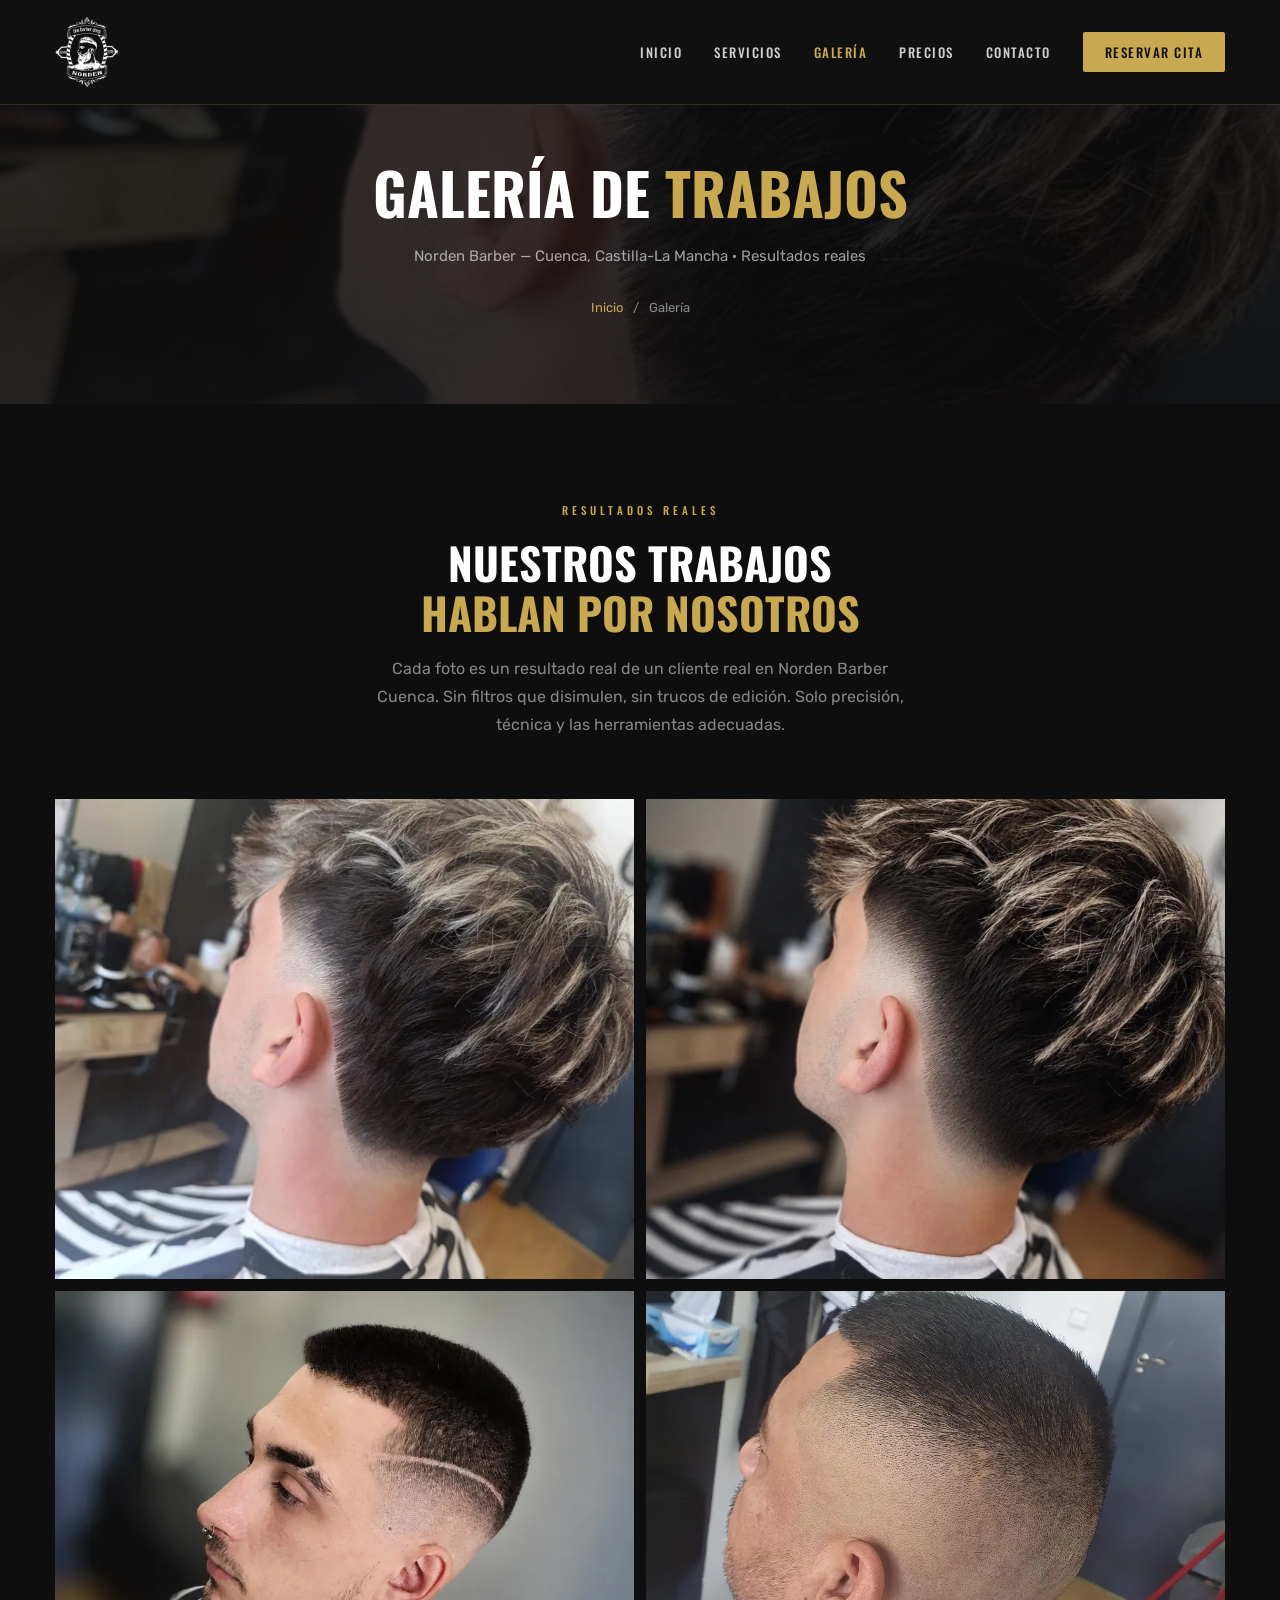
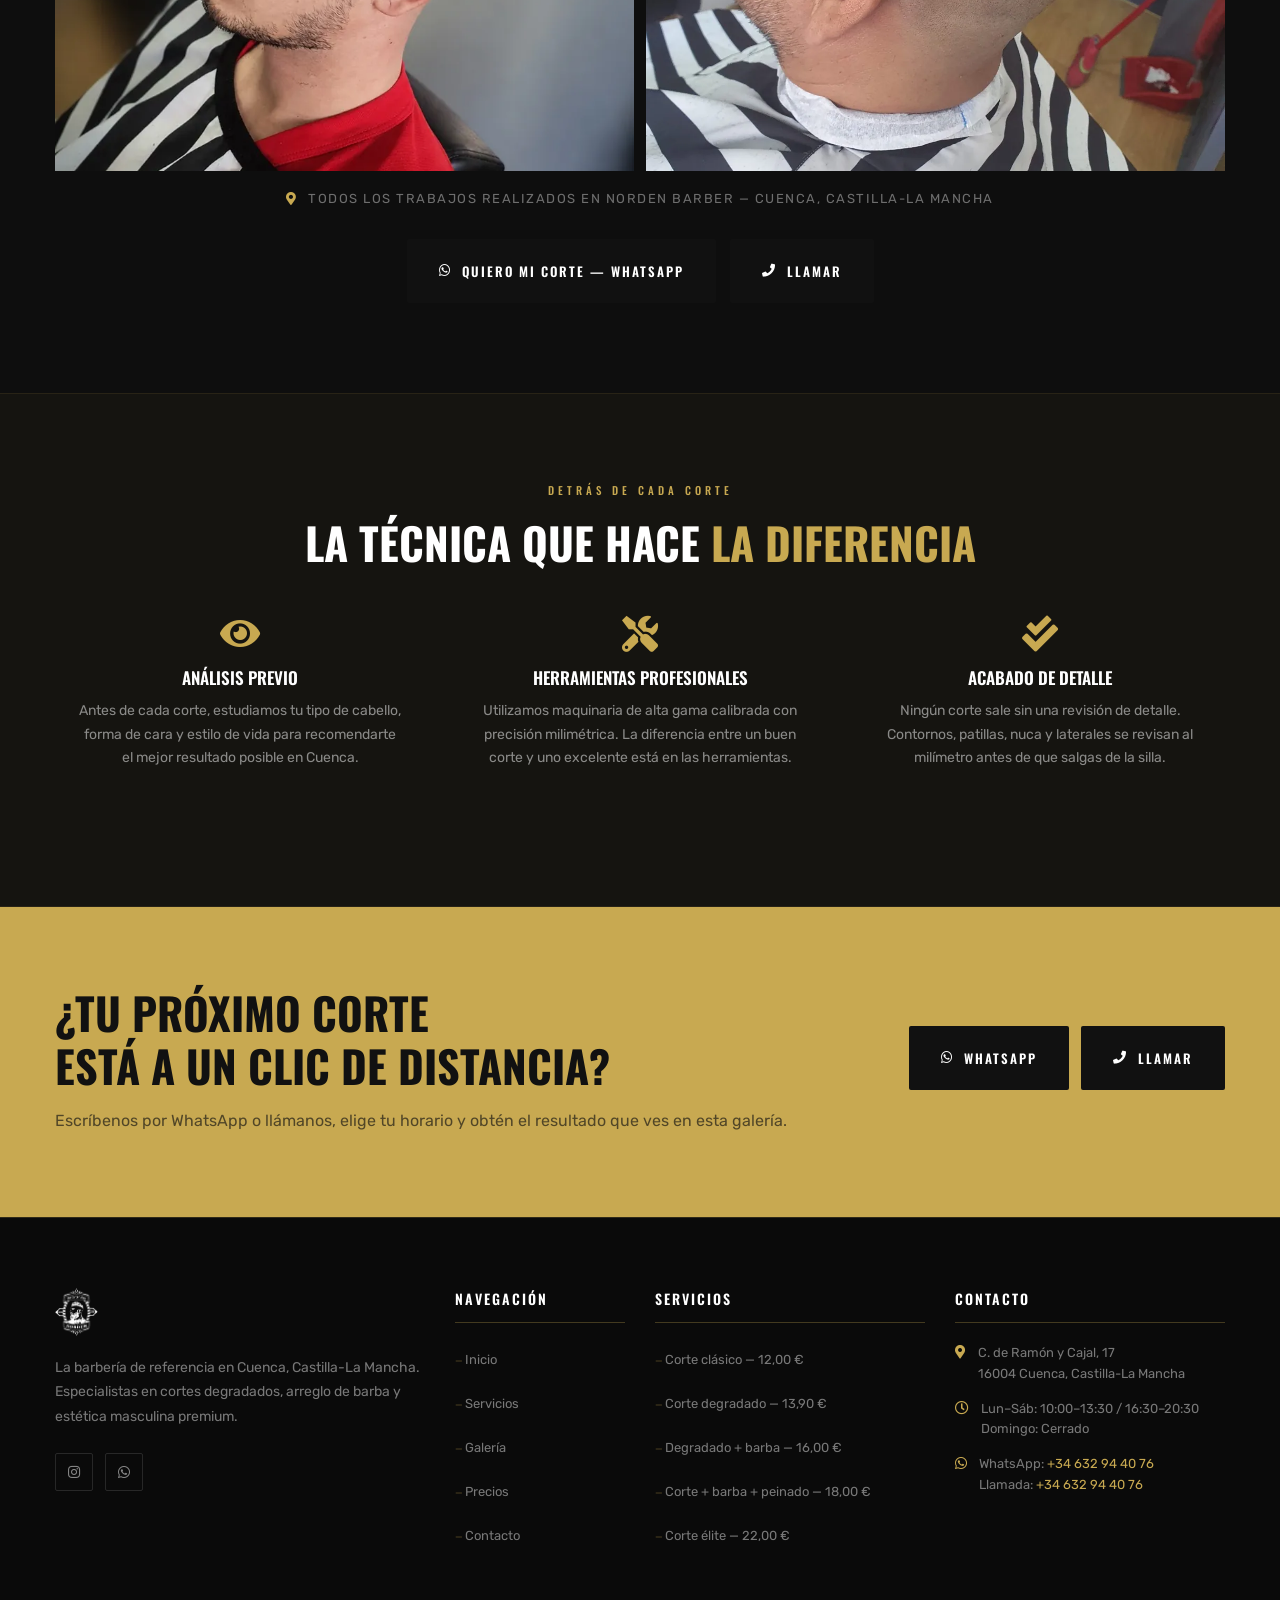
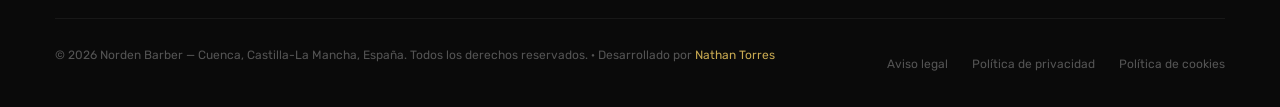
<file: portfolio.html>
<!DOCTYPE html>
<html lang="es-ES">
<head>
    <meta charset="utf-8" />
    <meta name="viewport" content="width=device-width, initial-scale=1, shrink-to-fit=no">
    <meta name="theme-color" content="#c8a951">
    <meta http-equiv="X-UA-Compatible" content="IE=edge">
    <meta name="description" content="Galería de trabajos reales de Norden Barber Cuenca. Cortes degradados, skin fades, perfilados de barba y diseños. La barbería de referencia en Castilla-La Mancha.">
    <meta name="keywords" content="galería barbería Cuenca, fotos cortes de pelo Cuenca, trabajos barbería Cuenca, degradados Cuenca, skin fade Cuenca">
    <meta name="robots" content="index, follow">
    <link rel="canonical" href="https://barbernorden.com/portfolio.html">
    <link rel="alternate" hreflang="es-ES" href="https://barbernorden.com/portfolio.html">
    <link rel="alternate" hreflang="x-default" href="https://barbernorden.com/portfolio.html">
    <meta property="og:title" content="Galería de Trabajos | Norden Barber — Barbería en Cuenca">
    <meta property="og:description" content="Resultados reales de Norden Barber en Cuenca. Degradados, skin fades y arreglos de barba de precisión. Escríbenos por WhatsApp o llámanos.">
    <meta property="og:image" content="https://barbernorden.com/assets/images/og-image.png">
    <meta property="og:image:width" content="1200">
    <meta property="og:image:height" content="630">
    <meta property="og:image:type" content="image/png">
    <meta property="og:url" content="https://barbernorden.com/portfolio.html">
    <meta property="og:type" content="website">
    <meta property="og:site_name" content="Norden Barber">
    <meta property="og:locale" content="es_ES">
    <meta name="twitter:card" content="summary_large_image">
    <meta name="twitter:title" content="Galería de Trabajos | Norden Barber — Barbería en Cuenca">
    <meta name="twitter:description" content="Resultados reales de Norden Barber en Cuenca. Degradados, skin fades y arreglos de barba de precisión. Escríbenos por WhatsApp o llámanos.">
    <meta name="twitter:image" content="https://barbernorden.com/assets/images/og-image.png">
    <title>Galería | Norden Barber Cuenca</title>
    <link rel="icon" href="/favicon.ico">
    <link rel="apple-touch-icon" sizes="180x180" href="/apple-touch-icon.png">
    <link rel="preconnect" href="https://fonts.googleapis.com">
    <link rel="preconnect" href="https://fonts.gstatic.com" crossorigin>
    <link rel="preload" as="style" href="https://fonts.googleapis.com/css2?family=Oswald:wght@400;500;600;700&family=Rubik:wght@400;500&display=swap">
    <link rel="stylesheet" href="https://fonts.googleapis.com/css2?family=Oswald:wght@400;500;600;700&family=Rubik:wght@400;500&display=swap" media="print" onload="this.media='all'">
    <noscript><link rel="stylesheet" href="https://fonts.googleapis.com/css2?family=Oswald:wght@400;500;600;700&family=Rubik:wght@400;500&display=swap"></noscript>

    <link rel="stylesheet" href="assets/css/fontawesome-5.14.0.min.css">
    <link rel="stylesheet" href="assets/css/bootstrap-4.5.3.min.css">

    <link rel="stylesheet" href="assets/css/style.css">
    <script type="application/ld+json">
    {
      "@context": "https://schema.org",
      "@type": "BarberShop",
      "name": "Norden Barber",
      "description": "Galería de trabajos de la barbería de referencia en Cuenca, Castilla-La Mancha.",
      "url": "https://barbernorden.com/portfolio.html",
      "address": {
        "@type": "PostalAddress",
        "streetAddress": "Calle de Ramón y Cajal, 17",
        "addressLocality": "Cuenca",
        "addressRegion": "Castilla-La Mancha",
        "postalCode": "16004",
        "addressCountry": "ES"
      }
    }
    </script>
    <script type="application/ld+json">
    {
      "@context": "https://schema.org",
      "@type": "BreadcrumbList",
      "itemListElement": [
        {"@type": "ListItem", "position": 1, "name": "Inicio", "item": "https://barbernorden.com/"},
        {"@type": "ListItem", "position": 2, "name": "Galería", "item": "https://barbernorden.com/portfolio.html"}
      ]
    }
    </script>
    <style>
        :root { --gold: #c8a951; --dark: #111111; --dark-2: #0e0e0e; }
        body { font-family: 'Rubik', sans-serif; background: var(--dark-2); }

        .nb-header { position: fixed; top: 0; left: 0; width: 100%; z-index: 9999; background: rgba(17,17,17,0.97); backdrop-filter: blur(8px); border-bottom: 1px solid rgba(200,169,81,0.2); transition: all 0.3s; }
        .nb-header.scrolled { background: rgba(10,10,10,0.99); border-bottom-color: rgba(200,169,81,0.4); }
        .nb-header-inner { display: flex; align-items: center; justify-content: space-between; padding: 16px 0; }
        .nb-logo img { height: 72px; width: auto; }
        .nb-nav { display: flex; align-items: center; gap: 32px; list-style: none; margin: 0; padding: 0; }
        .nb-nav a { font-family: 'Oswald', sans-serif; font-size: 13px; font-weight: 500; letter-spacing: 1.5px; text-transform: uppercase; color: #cccccc; transition: color 0.3s; }
        .nb-nav a:hover, .nb-nav a.active { color: var(--gold); }
        .nb-btn-reservar { font-family: 'Oswald', sans-serif; font-size: 12px; font-weight: 600; letter-spacing: 2px; text-transform: uppercase; background: var(--gold); color: #111 !important; padding: 10px 22px; border-radius: 2px; transition: all 0.3s; white-space: nowrap; }
        .nb-btn-reservar:hover { background: #b8942e; color: #fff !important; }
        .nb-btn-whatsapp { display: inline-flex; align-items: center; gap: 10px; font-family: 'Oswald', sans-serif; font-size: 13px; font-weight: 600; letter-spacing: 2px; text-transform: uppercase; background: #25D366; color: #fff; padding: 14px 30px; border-radius: 2px; transition: all 0.3s; }
        .nb-btn-whatsapp:hover { background: #128C7E; color: #fff; transform: translateY(-2px); }
        .nb-hamburger { display: none; flex-direction: column; gap: 5px; cursor: pointer; background: none; border: none; padding: 4px; }
        .nb-hamburger span { display: block; width: 26px; height: 2px; background: #fff; }
        .nb-mobile-menu { display: none; position: absolute; top: 100%; left: 0; width: 100%; background: rgba(10,10,10,0.99); border-top: 1px solid rgba(200,169,81,0.3); padding: 24px 20px; flex-direction: column; gap: 20px; }
        .nb-mobile-menu.open { display: flex; }
        .nb-mobile-menu a { font-family: 'Oswald', sans-serif; font-size: 15px; letter-spacing: 1.5px; text-transform: uppercase; color: #ccc; padding: 8px 0; border-bottom: 1px solid rgba(255,255,255,0.07); }
        .nb-mobile-menu a:hover { color: var(--gold); }
        .nb-mobile-menu .nb-btn-reservar { text-align: center; margin-top: 8px; border-bottom: none; }

        .nb-page-banner { background: url('assets/images/gellary/real-cut-1.webp') center/cover no-repeat; position: relative; padding: 160px 0 80px; text-align: center; }
        .nb-page-banner::before { content: ''; position: absolute; inset: 0; background: rgba(10,10,10,0.82); }
        .nb-page-banner-content { position: relative; z-index: 1; }
        .nb-page-banner h1 { font-family: 'Oswald', sans-serif; font-size: clamp(30px, 5vw, 58px); font-weight: 700; text-transform: uppercase; color: #fff; margin-bottom: 14px; }
        .nb-page-banner h1 span { color: var(--gold); }
        .nb-breadcrumb { display: flex; justify-content: center; gap: 10px; list-style: none; margin: 0; padding: 0; }
        .nb-breadcrumb li { font-size: 13px; color: rgba(255,255,255,0.5); }
        .nb-breadcrumb li a { color: var(--gold); }
        .nb-breadcrumb li + li::before { content: '/'; margin-right: 10px; }

        .nb-section-label { font-family: 'Oswald', sans-serif; font-size: 11px; font-weight: 500; letter-spacing: 4px; text-transform: uppercase; color: var(--gold); margin-bottom: 12px; display: block; }
        .nb-section-title { font-family: 'Oswald', sans-serif; font-size: clamp(28px, 4vw, 44px); font-weight: 700; color: #fff; text-transform: uppercase; line-height: 1.15; margin-bottom: 16px; }
        .nb-section-title span { color: var(--gold); }

        /* GALLERY */
        .nb-gallery-section { padding: 90px 0; background: var(--dark-2); }
        .nb-gallery-intro { text-align: center; margin-bottom: 60px; }
        .nb-gallery-intro p { font-size: 16px; color: rgba(255,255,255,0.5); max-width:560px; margin: 0 auto; line-height: 1.75; }

        .nb-gallery-featured {
            display: grid;
            grid-template-columns: 1fr 1fr;
            grid-template-rows: auto;
            gap: 12px;
            margin-bottom: 12px;
        }
        .nb-gallery-item {
            position: relative;
            overflow: hidden;
            cursor: pointer;
        }
        .nb-gallery-item img {
            width: 100%; height: 100%;
            object-fit: cover;
            transition: transform 0.7s ease;
            display: block;
        }
        .nb-gallery-item:hover img { transform: scale(1.07); }
        .nb-gallery-overlay {
            position: absolute; inset: 0;
            background: linear-gradient(to top, rgba(10,10,10,0.92) 0%, rgba(10,10,10,0.2) 50%, transparent 100%);
            opacity: 0; transition: opacity 0.4s;
            display: flex; align-items: flex-end; padding: 30px;
        }
        .nb-gallery-item:hover .nb-gallery-overlay { opacity: 1; }
        .nb-gallery-overlay-content { }
        .nb-gallery-tag { font-family: 'Oswald', sans-serif; font-size: 10px; font-weight: 500; letter-spacing: 3px; text-transform: uppercase; color: var(--gold); margin-bottom: 6px; }
        .nb-gallery-title { font-family: 'Oswald', sans-serif; font-size: 18px; font-weight: 700; text-transform: uppercase; color: #fff; margin-bottom: 4px; line-height: 1.2; }
        .nb-gallery-sub { font-size: 12px; color: rgba(255,255,255,0.55); letter-spacing: 1px; }

        /* Large photo tall */
        .nb-gallery-item.tall { grid-row: span 2; }

        /* Info cards below gallery */
        .nb-craft-section { padding: 80px 0; background: rgba(200,169,81,0.04); border-top: 1px solid rgba(200,169,81,0.1); border-bottom: 1px solid rgba(200,169,81,0.1); }
        .nb-craft-card { text-align: center; padding: 32px 24px; }
        .nb-craft-icon { font-size: 36px; color: var(--gold); margin-bottom: 16px; }
        .nb-craft-card h4 { font-family: 'Oswald', sans-serif; font-size: 17px; font-weight: 600; text-transform: uppercase; color: #fff; margin-bottom: 10px; }
        .nb-craft-card p { font-size: 14px; color: rgba(255,255,255,0.5); line-height: 1.7; margin: 0; }

        /* CTA */
        .nb-cta { background: var(--gold); padding: 80px 0; }
        .nb-cta h2 { font-family: 'Oswald', sans-serif; font-size: clamp(26px, 4vw, 44px); font-weight: 700; text-transform: uppercase; color: #111; line-height: 1.2; margin-bottom: 12px; }
        .nb-cta p { font-size: 16px; color: rgba(17,17,17,0.65); margin: 0; }
        .nb-btn-dark { display: inline-flex; align-items: center; gap: 10px; font-family: 'Oswald', sans-serif; font-size: 13px; font-weight: 600; letter-spacing: 2px; text-transform: uppercase; background: #111; color: #fff; padding: 16px 32px; border-radius: 2px; transition: all 0.3s; white-space: nowrap; }
        .nb-btn-dark:hover { background: #000; color: var(--gold); }

        /* FOOTER */
        .nb-footer { background: #0a0a0a; border-top: 1px solid rgba(200,169,81,0.2); padding: 70px 0 0; }
        .nb-footer-logo img { height: 48px; width: auto; margin-bottom: 20px; }
        .nb-footer-desc { font-size: 14px; color: rgba(255,255,255,0.45); line-height: 1.75; margin-bottom: 24px; }
        .nb-footer-social a { display: inline-flex; align-items: center; justify-content: center; width: 38px; height: 38px; border: 1px solid rgba(255,255,255,0.12); color: rgba(255,255,255,0.5); font-size: 14px; margin-right: 8px; transition: all 0.3s; border-radius: 2px; }
        .nb-footer-social a:hover { border-color: var(--gold); color: var(--gold); }
        .nb-footer-title { font-family: 'Oswald', sans-serif; font-size: 14px; font-weight: 600; letter-spacing: 2px; text-transform: uppercase; color: #fff; margin-bottom: 20px; padding-bottom: 12px; border-bottom: 1px solid rgba(200,169,81,0.3); }
        .nb-footer-links { list-style: none; padding: 0; margin: 0; }
        .nb-footer-links li { margin-bottom: 10px; }
        .nb-footer-links a { font-size: 13px; color: rgba(255,255,255,0.45); transition: color 0.3s; }
        .nb-footer-links a:hover { color: var(--gold); }
        .nb-footer-links a::before { content: '— '; color: rgba(200,169,81,0.4); font-size: 10px; }
        .nb-footer-info-item { display: flex; gap: 12px; margin-bottom: 14px; align-items: flex-start; }
        .nb-footer-info-item i { color: var(--gold); font-size: 14px; margin-top: 2px; flex-shrink: 0; }
        .nb-footer-info-item span { font-size: 13px; color: rgba(255,255,255,0.45); line-height: 1.6; }
        .nb-footer-bottom { margin-top: 50px; padding: 20px 0; border-top: 1px solid rgba(255,255,255,0.06); display: flex; justify-content: space-between; align-items: center; flex-wrap: wrap; gap: 12px; }
        .nb-footer-copy { font-size: 12px; color: rgba(255,255,255,0.3); }
        .nb-footer-legal a { font-size: 12px; color: rgba(255,255,255,0.3); margin-left: 20px; transition: color 0.3s; }
        .nb-footer-legal a:hover { color: var(--gold); }

        .nb-mobile-actions { display: none; position: fixed; bottom: 0; left: 0; right: 0; z-index: 9998; grid-template-columns: 1fr 1fr; gap: 8px; padding: 10px 12px calc(10px + env(safe-area-inset-bottom)); background: rgba(10,10,10,0.98); border-top: 1px solid rgba(200,169,81,0.35); box-shadow: 0 -6px 24px rgba(0,0,0,0.28); }
        .nb-mobile-action { min-height: 48px; display: flex; align-items: center; justify-content: center; gap: 8px; font-family: 'Oswald', sans-serif; font-size: 12px; font-weight: 700; letter-spacing: 1px; text-transform: uppercase; text-decoration: none; border-radius: 2px; }
        .nb-mobile-action.reserve { background: #25D366; color: #fff; }
        .nb-mobile-action.directions { background: var(--gold); color: #111; }

        @media (max-width: 991px) { .nb-nav { display: none; } .nb-hamburger { display: flex; } }
        @media (max-width: 767px) {
            .nb-gallery-featured { grid-template-columns: 1fr; }
            .nb-gallery-item.tall { grid-row: span 1; }
            .nb-gallery-item { height: 280px; }
            .nb-gallery-section { padding: 64px 0; }
            body { padding-bottom: calc(68px + env(safe-area-inset-bottom)); }
            .nb-mobile-actions { display: grid; }
            .nb-cta .text-lg-right { text-align: left !important; margin-top: 24px; }
            .nb-footer-bottom { flex-direction: column; text-align: center; }
            .nb-footer-legal a:first-child { margin-left: 0; }
        }
        @media (min-width: 768px) {
            .nb-gallery-item-1 { height: 480px; }
            .nb-gallery-item-2 { height: 480px; }
            .nb-gallery-item-3 { height: 480px; }
            .nb-gallery-item-4 { height: 480px; }
        }
    </style>
    <script type="application/ld+json">
    {
      "@context": "https://schema.org",
      "@type": "ImageGallery",
      "name": "Galería de trabajos — Norden Barber Cuenca",
      "description": "Cortes degradados, skin fades y perfilados de barba reales realizados en Norden Barber, barbería de referencia en Cuenca.",
      "url": "https://barbernorden.com/portfolio.html",
      "author": {
        "@type": "LocalBusiness",
        "name": "Norden Barber",
        "@id": "https://barbernorden.com/#barbershop"
      }
    }
    </script>
</head>
<body>

    <div class="nb-mobile-actions" aria-label="Acciones rápidas">
        <a href="https://wa.me/34632944076?text=Hola%2C%20me%20gustar%C3%ADa%20reservar%20una%20cita" target="_blank" rel="noopener" class="nb-mobile-action reserve" aria-label="Reservar cita por WhatsApp"><i class="fab fa-whatsapp"></i> Reservar</a>
        <a href="https://maps.app.goo.gl/icMUwnjrd11b27c2A" target="_blank" rel="noopener" class="nb-mobile-action directions" aria-label="Cómo llegar a Norden Barber con Google Maps"><i class="fas fa-location-arrow"></i> Cómo llegar</a>
    </div>

    <header class="nb-header" id="nbHeader">
        <div class="container">
            <div class="nb-header-inner">
                <a href="/" class="nb-logo" aria-label="Norden Barber — Inicio">
                    <img src="assets/images/logos/logo.png" alt="Norden Barber — Barbería en Cuenca">
                </a>
                <nav aria-label="Navegación principal">
                    <ul class="nb-nav">
                        <li><a href="/">Inicio</a></li>
                        <li><a href="/services.html">Servicios</a></li>
                        <li><a href="/portfolio.html" class="active">Galería</a></li>
                        <li><a href="/pricing.html">Precios</a></li>
                        <li><a href="/contact.html">Contacto</a></li>
                        <li><a href="https://wa.me/34632944076?text=Hola%2C%20me%20gustar%C3%ADa%20reservar%20una%20cita%20en%20Norden%20Barber" target="_blank" rel="noopener" class="nb-btn-reservar">Reservar cita</a></li>
                    </ul>
                </nav>
                <button class="nb-hamburger" id="nbHamburger" aria-label="Abrir menú" aria-expanded="false">
                    <span></span><span></span><span></span>
                </button>
            </div>
            <nav class="nb-mobile-menu" id="nbMobileMenu" aria-label="Menú móvil">
                <a href="/">Inicio</a>
                <a href="/services.html">Servicios</a>
                <a href="/portfolio.html">Galería</a>
                <a href="/pricing.html">Precios</a>
                <a href="/contact.html">Contacto</a>
                <a href="https://wa.me/34632944076?text=Hola%2C%20me%20gustar%C3%ADa%20reservar%20una%20cita%20en%20Norden%20Barber" target="_blank" rel="noopener" class="nb-btn-reservar">Reservar cita</a>
            </nav>
        </div>
    </header>

    <div class="nb-page-banner" role="banner">
        <div class="container">
            <div class="nb-page-banner-content">
                <h1>Galería de <span>Trabajos</span></h1>
                <p style="color:rgba(255,255,255,0.6); font-size:15px; margin-bottom:20px;">Norden Barber — Cuenca, Castilla-La Mancha · Resultados reales</p>
                <ul class="nb-breadcrumb">
                    <li><a href="/">Inicio</a></li>
                    <li>Galería</li>
                </ul>
            </div>
        </div>
    </div>

    <!-- GALERÍA -->
    <section class="nb-gallery-section">
        <div class="container">
            <div class="nb-gallery-intro">
                <span class="nb-section-label">Resultados reales</span>
                <h2 class="nb-section-title">Nuestros trabajos<br><span>hablan por nosotros</span></h2>
                <p>Cada foto es un resultado real de un cliente real en Norden Barber Cuenca. Sin filtros que disimulen, sin trucos de edición. Solo precisión, técnica y las herramientas adecuadas.</p>
            </div>

            <div class="nb-gallery-featured">
                <div class="nb-gallery-item nb-gallery-item-1">
                    <img
                        src="assets/images/gellary/real-cut-1.webp"
                        alt="Corte degradado con reflejos rubios, realizado en Norden Barber Cuenca — vista trasera"
                        loading="eager">
                    <div class="nb-gallery-overlay">
                        <div class="nb-gallery-overlay-content">
                            <div class="nb-gallery-tag">Norden Barber · Cuenca</div>
                            <div class="nb-gallery-title">Degradado con reflejos</div>
                            <div class="nb-gallery-sub">Fade limpio · Acabado brillante</div>
                        </div>
                    </div>
                </div>

                <div class="nb-gallery-item nb-gallery-item-2">
                    <img
                        src="assets/images/gellary/real-cut-2.webp"
                        alt="Corte degradado oscuro clásico, realizado en Norden Barber Cuenca — vista trasera"
                        loading="eager">
                    <div class="nb-gallery-overlay">
                        <div class="nb-gallery-overlay-content">
                            <div class="nb-gallery-tag">Norden Barber · Cuenca</div>
                            <div class="nb-gallery-title">Degradado oscuro clásico</div>
                            <div class="nb-gallery-sub">Transición perfecta · Línea impecable</div>
                        </div>
                    </div>
                </div>

                <div class="nb-gallery-item nb-gallery-item-3">
                    <img
                        src="assets/images/gellary/real-cut-3.webp"
                        alt="Corte con línea de diseño y fade lateral, realizado en Norden Barber Cuenca — vista de perfil"
                        loading="lazy">
                    <div class="nb-gallery-overlay">
                        <div class="nb-gallery-overlay-content">
                            <div class="nb-gallery-tag">Norden Barber · Cuenca</div>
                            <div class="nb-gallery-title">Fade lateral con diseño</div>
                            <div class="nb-gallery-sub">Línea de diseño · Precisión milimétrica</div>
                        </div>
                    </div>
                </div>

                <div class="nb-gallery-item nb-gallery-item-4">
                    <img
                        src="assets/images/gellary/real-cut-4.webp"
                        alt="Skin fade muy limpio, realizado en Norden Barber Cuenca — vista trasera"
                        loading="lazy">
                    <div class="nb-gallery-overlay">
                        <div class="nb-gallery-overlay-content">
                            <div class="nb-gallery-tag">Norden Barber · Cuenca</div>
                            <div class="nb-gallery-title">Skin fade impecable</div>
                            <div class="nb-gallery-sub">Alta precisión · Acabado premium</div>
                        </div>
                    </div>
                </div>
            </div>

            <div class="text-center mt-5">
                <p style="color:rgba(255,255,255,0.4); font-size:13px; letter-spacing:1.5px; text-transform:uppercase; margin-bottom:24px;">
                    <i class="fas fa-map-marker-alt" style="color:var(--gold); margin-right:6px;"></i>
                    Todos los trabajos realizados en Norden Barber — Cuenca, Castilla-La Mancha
                </p>
                <a href="https://wa.me/34632944076?text=Hola%2C%20me%20gustar%C3%ADa%20reservar%20una%20cita%20en%20Norden%20Barber" target="_blank" rel="noopener" class="nb-btn-dark" style="margin-right:10px;">
                    <i class="fab fa-whatsapp"></i> Quiero mi corte — WhatsApp
                </a>
                <a href="tel:+34632944076" class="nb-btn-dark">
                    <i class="fas fa-phone"></i> Llamar
                </a>
            </div>
        </div>
    </section>

    <!-- CRAFT SECTION -->
    <section class="nb-craft-section">
        <div class="container">
            <div class="text-center mb-5">
                <span class="nb-section-label">Detrás de cada corte</span>
                <h2 class="nb-section-title">La técnica que hace <span>la diferencia</span></h2>
            </div>
            <div class="row">
                <div class="col-md-4 mb-4">
                    <div class="nb-craft-card">
                        <div class="nb-craft-icon"><i class="fas fa-eye"></i></div>
                        <h4>Análisis previo</h4>
                        <p>Antes de cada corte, estudiamos tu tipo de cabello, forma de cara y estilo de vida para recomendarte el mejor resultado posible en Cuenca.</p>
                    </div>
                </div>
                <div class="col-md-4 mb-4">
                    <div class="nb-craft-card">
                        <div class="nb-craft-icon"><i class="fas fa-tools"></i></div>
                        <h4>Herramientas profesionales</h4>
                        <p>Utilizamos maquinaria de alta gama calibrada con precisión milimétrica. La diferencia entre un buen corte y uno excelente está en las herramientas.</p>
                    </div>
                </div>
                <div class="col-md-4 mb-4">
                    <div class="nb-craft-card">
                        <div class="nb-craft-icon"><i class="fas fa-check-double"></i></div>
                        <h4>Acabado de detalle</h4>
                        <p>Ningún corte sale sin una revisión de detalle. Contornos, patillas, nuca y laterales se revisan al milímetro antes de que salgas de la silla.</p>
                    </div>
                </div>
            </div>
        </div>
    </section>

    <!-- CTA -->
    <section class="nb-cta">
        <div class="container">
            <div class="row align-items-center">
                <div class="col-lg-8 mb-4 mb-lg-0">
                    <h2>¿Tu próximo corte<br>está a un clic de distancia?</h2>
                    <p>Escríbenos por WhatsApp o llámanos, elige tu horario y obtén el resultado que ves en esta galería.</p>
                </div>
                <div class="col-lg-4 text-lg-right">
                    <a href="https://wa.me/34632944076?text=Hola%2C%20me%20gustar%C3%ADa%20reservar%20una%20cita%20en%20Norden%20Barber" target="_blank" rel="noopener" class="nb-btn-dark" style="margin-right:8px;margin-bottom:8px;">
                        <i class="fab fa-whatsapp"></i> WhatsApp
                    </a>
                    <a href="tel:+34632944076" class="nb-btn-dark" style="margin-bottom:8px;">
                        <i class="fas fa-phone"></i> Llamar
                    </a>
                </div>
            </div>
        </div>
    </section>

    <footer class="nb-footer">
        <div class="container">
            <div class="row">
                <div class="col-lg-4 mb-5">
                    <div class="nb-footer-logo"><img src="assets/images/logos/logo.png" alt="Norden Barber — Barbería en Cuenca"></div>
                    <p class="nb-footer-desc">La barbería de referencia en Cuenca, Castilla-La Mancha. Especialistas en cortes degradados, arreglo de barba y estética masculina premium.</p>
                    <div class="nb-footer-social">
                        <a href="https://www.instagram.com/norden.barber.shop/" target="_blank" rel="noopener" aria-label="Instagram"><i class="fab fa-instagram"></i></a>
                        <a href="https://wa.me/34632944076" target="_blank" rel="noopener" aria-label="WhatsApp de Norden Barber"><i class="fab fa-whatsapp"></i></a>
                    </div>
                </div>
                <div class="col-lg-2 col-md-4 mb-5">
                    <h5 class="nb-footer-title">Navegación</h5>
                    <ul class="nb-footer-links">
                        <li><a href="/">Inicio</a></li>
                        <li><a href="/services.html">Servicios</a></li>
                        <li><a href="/portfolio.html">Galería</a></li>
                        <li><a href="/pricing.html">Precios</a></li>
                        <li><a href="/contact.html">Contacto</a></li>
                    </ul>
                </div>
                <div class="col-lg-3 col-md-4 mb-5">
                    <h5 class="nb-footer-title">Servicios</h5>
                    <ul class="nb-footer-links">
                        <li><a href="/pricing.html">Corte clásico — 12,00 €</a></li>
                        <li><a href="/pricing.html">Corte degradado — 13,90 €</a></li>
                        <li><a href="/pricing.html">Degradado + barba — 16,00 €</a></li>
                        <li><a href="/pricing.html">Corte + barba + peinado — 18,00 €</a></li>
                        <li><a href="/pricing.html">Corte élite — 22,00 €</a></li>
                    </ul>
                </div>
                <div class="col-lg-3 col-md-4 mb-5">
                    <h5 class="nb-footer-title">Contacto</h5>
                    <div class="nb-footer-info-item"><i class="fas fa-map-marker-alt"></i><span>C. de Ramón y Cajal, 17<br>16004 Cuenca, Castilla-La Mancha</span></div>
                    <div class="nb-footer-info-item"><i class="far fa-clock"></i><span>Lun–Sáb: 10:00–13:30 / 16:30–20:30<br>Domingo: Cerrado</span></div>
                    <div class="nb-footer-info-item"><i class="fab fa-whatsapp"></i><span>WhatsApp: <a href="https://wa.me/34632944076" style="color:var(--gold);">+34 632 94 40 76</a><br>Llamada: <a href="tel:+34632944076" style="color:var(--gold);">+34 632 94 40 76</a></span></div>
                </div>
            </div>
            <div class="nb-footer-bottom">
                <p class="nb-footer-copy">© 2026 Norden Barber — Cuenca, Castilla-La Mancha, España. Todos los derechos reservados. · Desarrollado por <a href="https://natanaelalzatetorres.com/#home" target="_blank" rel="noopener" style="color:var(--gold);text-decoration:none;">Nathan Torres</a></p>
                <div class="nb-footer-legal">
                    <a href="/contact.html#aviso-legal">Aviso legal</a>
                    <a href="/contact.html#privacidad">Política de privacidad</a>
                    <a href="/contact.html#cookies">Política de cookies</a>
                </div>
            </div>
        </div>
    </footer>

    <script>
    (function() {
        var header = document.getElementById('nbHeader');
        window.addEventListener('scroll', function() { header.classList.toggle('scrolled', window.scrollY > 50); });
        var hamburger = document.getElementById('nbHamburger');
        var mobileMenu = document.getElementById('nbMobileMenu');
        if (hamburger && mobileMenu) {
            hamburger.addEventListener('click', function() {
                var isOpen = mobileMenu.classList.toggle('open');
                hamburger.setAttribute('aria-expanded', isOpen ? 'true' : 'false');
            });
        }
    })();
    </script>
</body>
</html>
</file>
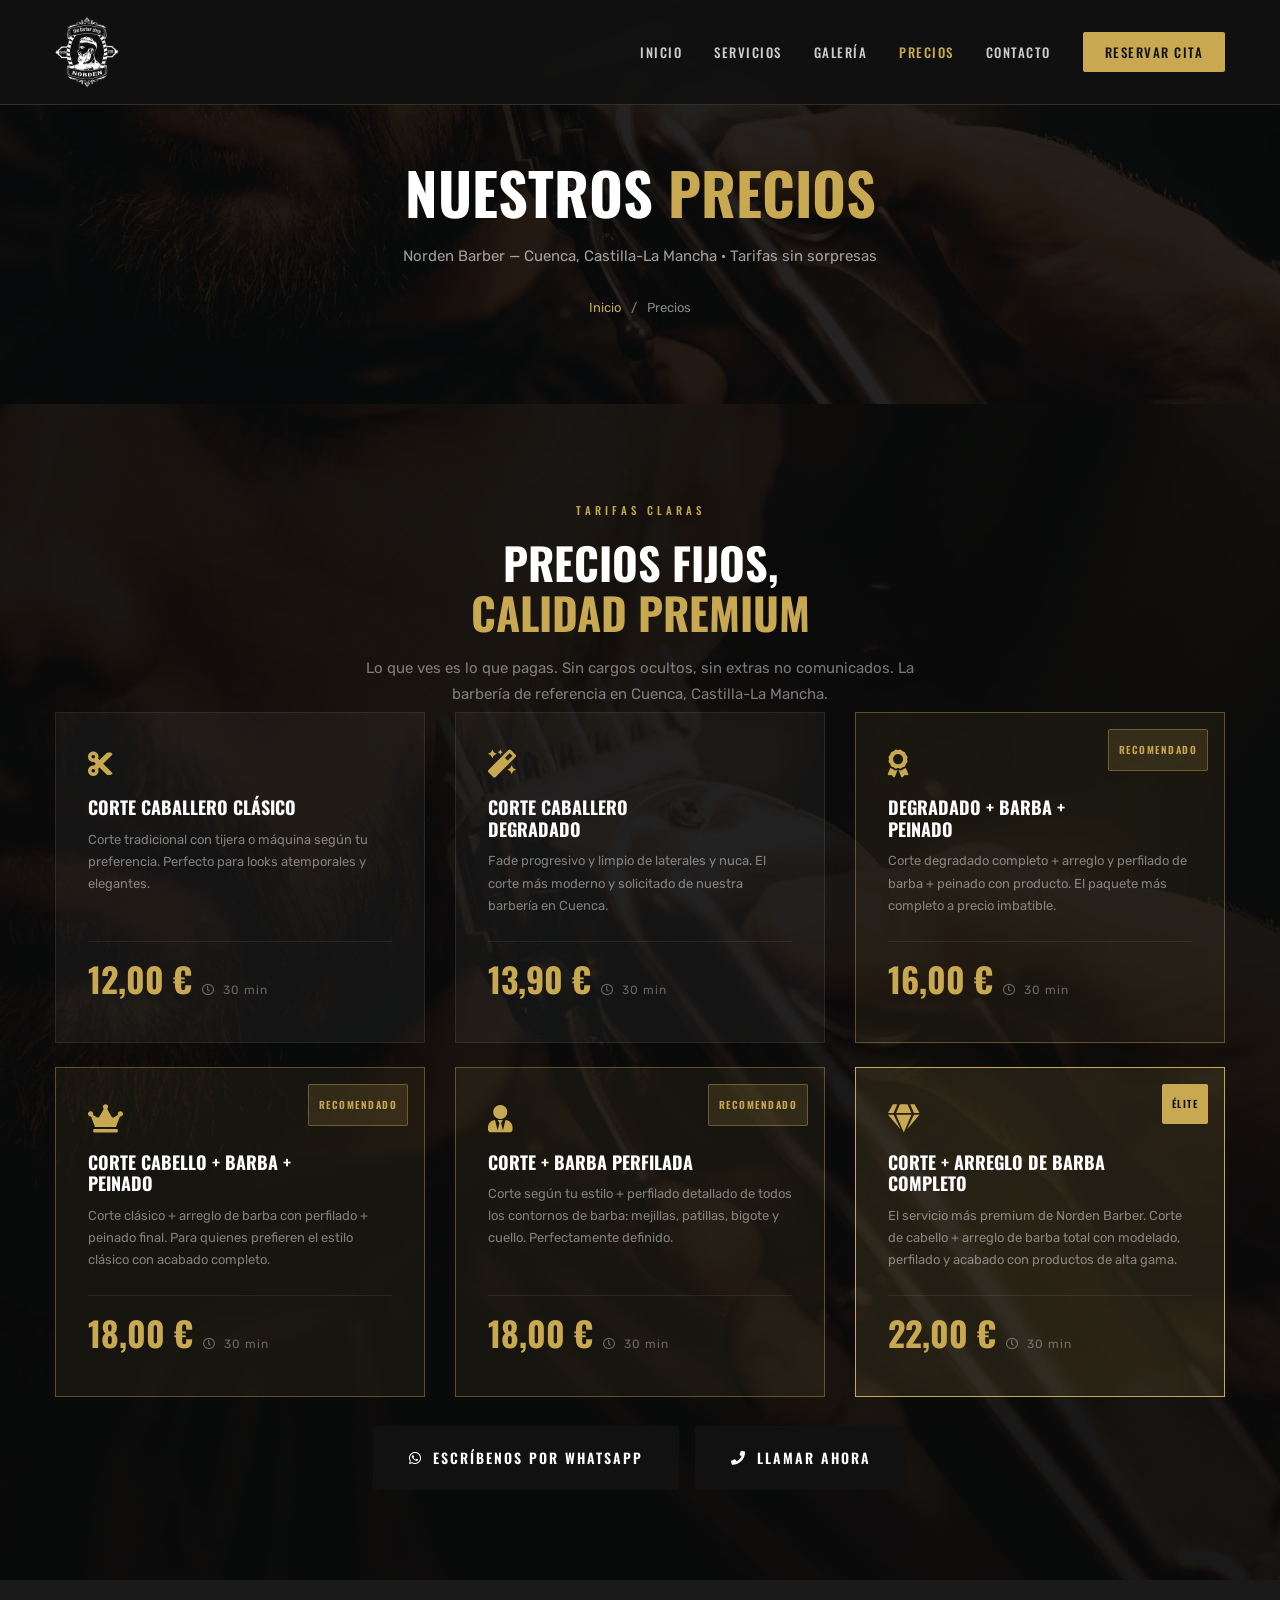
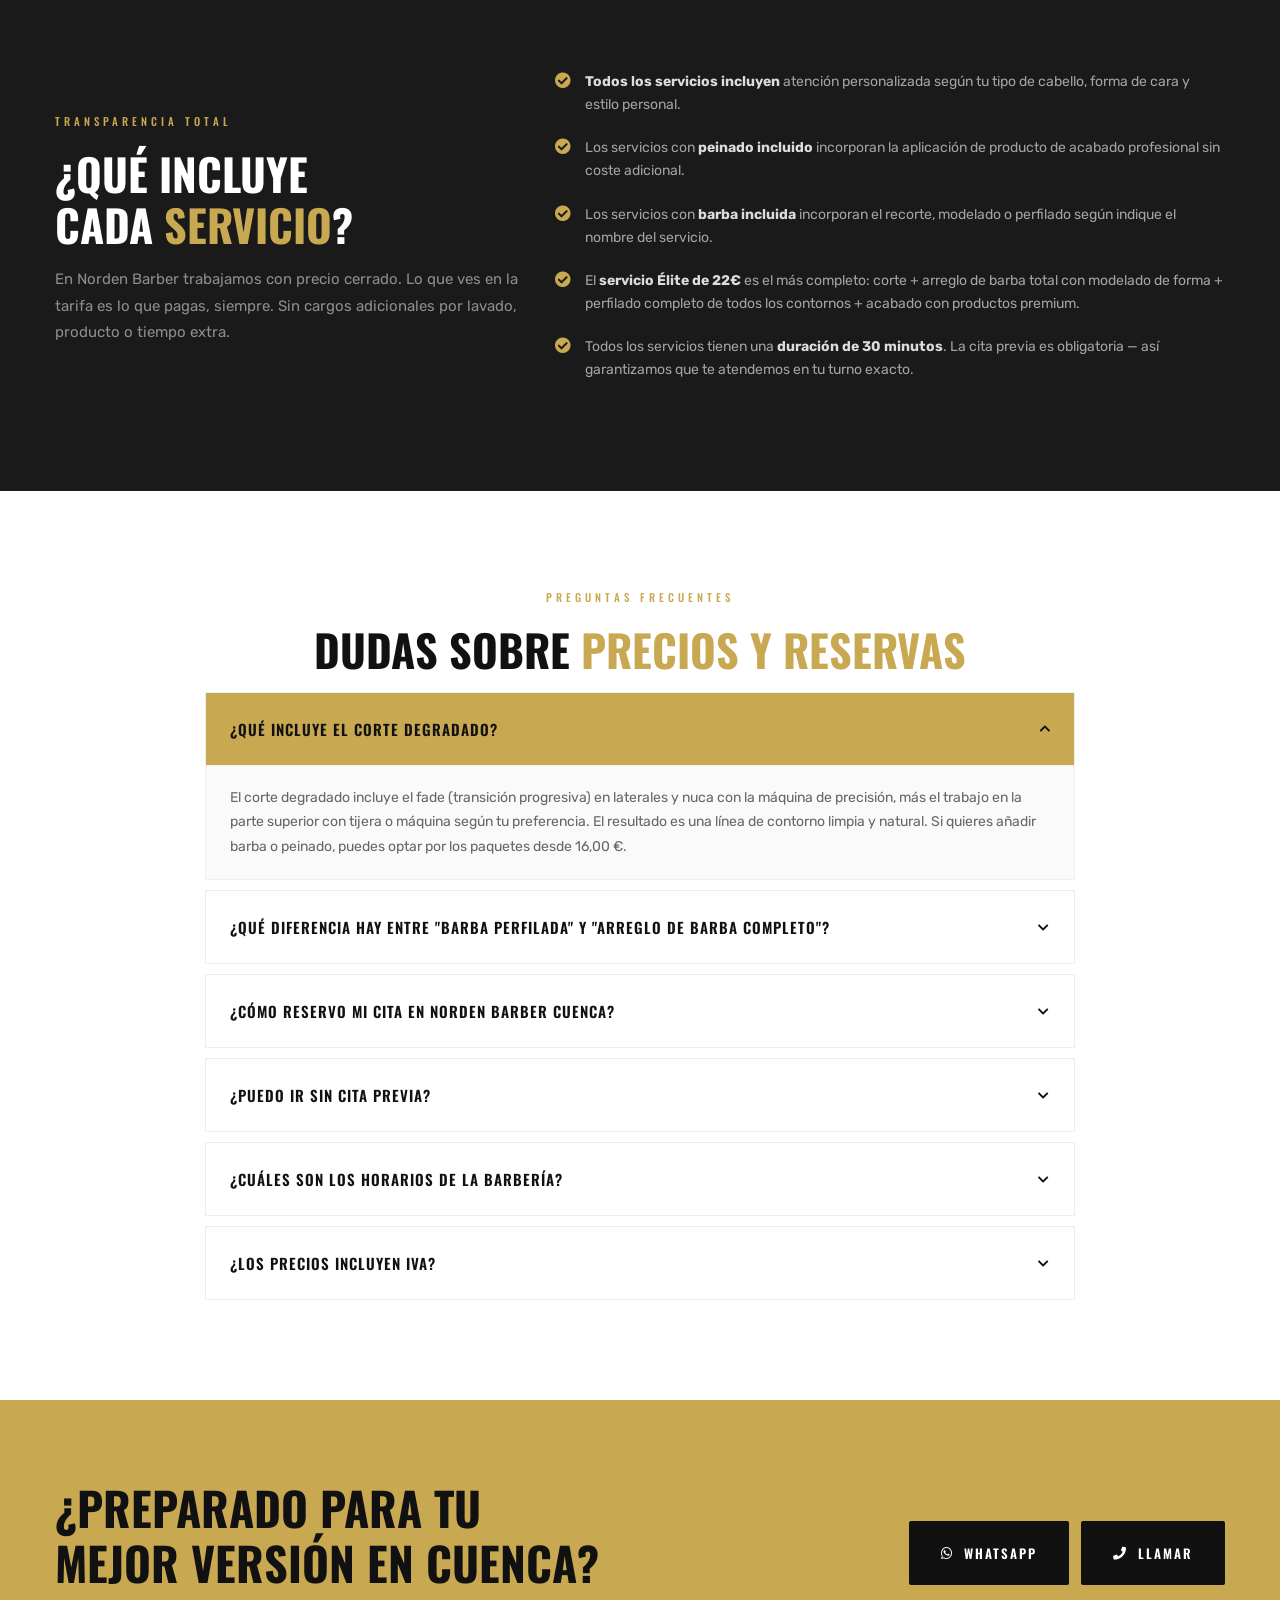
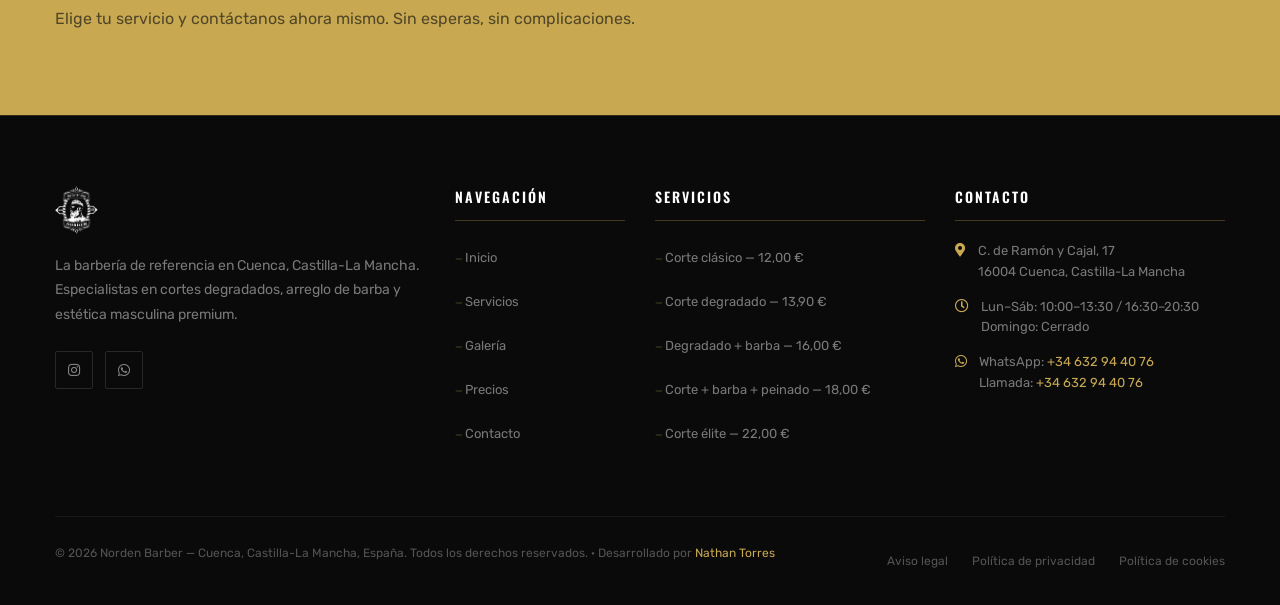
<file: pricing.html>
<!DOCTYPE html>
<html lang="es-ES">
<head>
    <meta charset="utf-8" />
    <meta name="viewport" content="width=device-width, initial-scale=1, shrink-to-fit=no">
    <meta name="theme-color" content="#c8a951">
    <meta http-equiv="X-UA-Compatible" content="IE=edge">
    <meta name="description" content="Precios de Norden Barber en Cuenca: cortes desde 12€, degradados, barba y paquetes completos. Tarifas claras y sin sorpresas en Castilla-La Mancha.">
    <meta name="keywords" content="precios barbería Cuenca, cuánto cuesta un corte de pelo Cuenca, precio degradado Cuenca, tarifa barbería Castilla-La Mancha">
    <meta name="robots" content="index, follow">
    <link rel="canonical" href="https://barbernorden.com/pricing.html">
    <link rel="alternate" hreflang="es-ES" href="https://barbernorden.com/pricing.html">
    <link rel="alternate" hreflang="x-default" href="https://barbernorden.com/pricing.html">
    <meta property="og:title" content="Precios | Norden Barber — Barbería en Cuenca">
    <meta property="og:description" content="Tarifas claras y sin sorpresas. Cortes desde 12€ en Norden Barber, barbería de referencia en Cuenca, Castilla-La Mancha.">
    <meta property="og:image" content="https://barbernorden.com/assets/images/og-image.png">
    <meta property="og:image:width" content="1200">
    <meta property="og:image:height" content="630">
    <meta property="og:image:type" content="image/png">
    <meta property="og:url" content="https://barbernorden.com/pricing.html">
    <meta property="og:type" content="website">
    <meta property="og:site_name" content="Norden Barber">
    <meta property="og:locale" content="es_ES">
    <meta name="twitter:card" content="summary_large_image">
    <meta name="twitter:title" content="Precios | Norden Barber — Barbería en Cuenca">
    <meta name="twitter:description" content="Tarifas claras y sin sorpresas. Cortes desde 12€ en Norden Barber, barbería de referencia en Cuenca, Castilla-La Mancha.">
    <meta name="twitter:image" content="https://barbernorden.com/assets/images/og-image.png">
    <title>Precios | Norden Barber Cuenca</title>
    <link rel="icon" href="/favicon.ico">
    <link rel="apple-touch-icon" sizes="180x180" href="/apple-touch-icon.png">
    <link rel="preconnect" href="https://fonts.googleapis.com">
    <link rel="preconnect" href="https://fonts.gstatic.com" crossorigin>
    <link rel="preload" as="style" href="https://fonts.googleapis.com/css2?family=Oswald:wght@400;500;600;700&family=Rubik:wght@400;500&display=swap">
    <link rel="stylesheet" href="https://fonts.googleapis.com/css2?family=Oswald:wght@400;500;600;700&family=Rubik:wght@400;500&display=swap" media="print" onload="this.media='all'">
    <noscript><link rel="stylesheet" href="https://fonts.googleapis.com/css2?family=Oswald:wght@400;500;600;700&family=Rubik:wght@400;500&display=swap"></noscript>

    <link rel="stylesheet" href="assets/css/fontawesome-5.14.0.min.css">
    <link rel="stylesheet" href="assets/css/bootstrap-4.5.3.min.css">

    <link rel="stylesheet" href="assets/css/style.css">
    <script type="application/ld+json">
    {
      "@context": "https://schema.org",
      "@type": "BarberShop",
      "name": "Norden Barber",
      "description": "Barbería de referencia en Cuenca, Castilla-La Mancha, España. Precios desde 12€.",
      "url": "https://barbernorden.com/pricing.html",
      "address": {
        "@type": "PostalAddress",
        "streetAddress": "Calle de Ramón y Cajal, 17",
        "addressLocality": "Cuenca",
        "addressRegion": "Castilla-La Mancha",
        "postalCode": "16004",
        "addressCountry": "ES"
      },
      "priceRange": "€12 - €22"
    }
    </script>
    <script type="application/ld+json">
    {
      "@context": "https://schema.org",
      "@type": "BreadcrumbList",
      "itemListElement": [
        {"@type": "ListItem", "position": 1, "name": "Inicio", "item": "https://barbernorden.com/"},
        {"@type": "ListItem", "position": 2, "name": "Precios", "item": "https://barbernorden.com/pricing.html"}
      ]
    }
    </script>
    <style>
        :root { --gold: #c8a951; --dark: #111111; --dark-2: #1a1a1a; }
        body { font-family: 'Rubik', sans-serif; }

        .nb-header { position: fixed; top: 0; left: 0; width: 100%; z-index: 9999; background: rgba(17,17,17,0.97); backdrop-filter: blur(8px); border-bottom: 1px solid rgba(200,169,81,0.2); transition: all 0.3s; }
        .nb-header.scrolled { background: rgba(10,10,10,0.99); border-bottom-color: rgba(200,169,81,0.4); }
        .nb-header-inner { display: flex; align-items: center; justify-content: space-between; padding: 16px 0; }
        .nb-logo img { height: 72px; width: auto; }
        .nb-nav { display: flex; align-items: center; gap: 32px; list-style: none; margin: 0; padding: 0; }
        .nb-nav a { font-family: 'Oswald', sans-serif; font-size: 13px; font-weight: 500; letter-spacing: 1.5px; text-transform: uppercase; color: #cccccc; transition: color 0.3s; }
        .nb-nav a:hover, .nb-nav a.active { color: var(--gold); }
        .nb-btn-reservar { font-family: 'Oswald', sans-serif; font-size: 12px; font-weight: 600; letter-spacing: 2px; text-transform: uppercase; background: var(--gold); color: #111 !important; padding: 10px 22px; border-radius: 2px; transition: all 0.3s; white-space: nowrap; }
        .nb-btn-reservar:hover { background: #b8942e; color: #fff !important; }
        .nb-btn-whatsapp { display: inline-flex; align-items: center; gap: 10px; font-family: 'Oswald', sans-serif; font-size: 13px; font-weight: 600; letter-spacing: 2px; text-transform: uppercase; background: #25D366; color: #fff; padding: 14px 30px; border-radius: 2px; transition: all 0.3s; }
        .nb-btn-whatsapp:hover { background: #128C7E; color: #fff; transform: translateY(-2px); }
        .nb-hamburger { display: none; flex-direction: column; gap: 5px; cursor: pointer; background: none; border: none; padding: 4px; }
        .nb-hamburger span { display: block; width: 26px; height: 2px; background: #fff; }
        .nb-mobile-menu { display: none; position: absolute; top: 100%; left: 0; width: 100%; background: rgba(10,10,10,0.99); border-top: 1px solid rgba(200,169,81,0.3); padding: 24px 20px; flex-direction: column; gap: 20px; }
        .nb-mobile-menu.open { display: flex; }
        .nb-mobile-menu a { font-family: 'Oswald', sans-serif; font-size: 15px; letter-spacing: 1.5px; text-transform: uppercase; color: #ccc; padding: 8px 0; border-bottom: 1px solid rgba(255,255,255,0.07); }
        .nb-mobile-menu a:hover { color: var(--gold); }
        .nb-mobile-menu .nb-btn-reservar { text-align: center; margin-top: 8px; border-bottom: none; }

        .nb-page-banner { background: url('assets/images/background/pricing-plan-bg.webp') center/cover no-repeat; position: relative; padding: 160px 0 80px; text-align: center; }
        .nb-page-banner::before { content: ''; position: absolute; inset: 0; background: rgba(10,10,10,0.88); }
        .nb-page-banner-content { position: relative; z-index: 1; }
        .nb-page-banner h1 { font-family: 'Oswald', sans-serif; font-size: clamp(30px, 5vw, 58px); font-weight: 700; text-transform: uppercase; color: #fff; margin-bottom: 14px; }
        .nb-page-banner h1 span { color: var(--gold); }
        .nb-breadcrumb { display: flex; justify-content: center; gap: 10px; list-style: none; margin: 0; padding: 0; }
        .nb-breadcrumb li { font-size: 13px; color: rgba(255,255,255,0.5); }
        .nb-breadcrumb li a { color: var(--gold); }
        .nb-breadcrumb li + li::before { content: '/'; margin-right: 10px; }

        section { padding: 90px 0; }
        .nb-section-label { font-family: 'Oswald', sans-serif; font-size: 11px; font-weight: 500; letter-spacing: 4px; text-transform: uppercase; color: var(--gold); margin-bottom: 12px; display: block; }
        .nb-section-title { font-family: 'Oswald', sans-serif; font-size: clamp(28px, 4vw, 44px); font-weight: 700; color: #111; text-transform: uppercase; line-height: 1.15; margin-bottom: 16px; }
        .nb-section-title span { color: var(--gold); }
        .nb-section-title.white { color: #fff; }

        /* PRICING CARDS */
        .nb-pricing-section { background: url('assets/images/background/pricing-plan-bg.webp') center/cover no-repeat; position: relative; }
        .nb-pricing-section::before { content: ''; position: absolute; inset: 0; background: rgba(10,10,10,0.93); }
        .nb-pricing-section .container { position: relative; z-index: 1; }

        .nb-price-card-v {
            background: rgba(255,255,255,0.04);
            border: 1px solid rgba(255,255,255,0.08);
            padding: 36px 32px;
            height: 100%;
            transition: all 0.4s;
            position: relative;
            overflow: hidden;
        }
        .nb-price-card-v:hover { border-color: rgba(200,169,81,0.5); background: rgba(200,169,81,0.06); transform: translateY(-4px); }
        .nb-price-card-v.featured { border-color: rgba(200,169,81,0.4); background: rgba(200,169,81,0.07); }
        .nb-price-card-v.elite { background: rgba(200,169,81,0.12); border-color: var(--gold); }
        .nb-price-card-v .badge-abs { position: absolute; top: 16px; right: 16px; font-family: 'Oswald', sans-serif; font-size: 10px; font-weight: 600; letter-spacing: 1.5px; text-transform: uppercase; padding: 4px 10px; border-radius: 2px; }
        .nb-price-card-v .badge-rec { background: rgba(200,169,81,0.15); color: var(--gold); border: 1px solid rgba(200,169,81,0.4); }
        .nb-price-card-v .badge-eli { background: var(--gold); color: #111; }
        .nb-price-card-v .icon { font-size: 28px; color: var(--gold); margin-bottom: 16px; }
        .nb-price-card-v h3 { font-family: 'Oswald', sans-serif; font-size: 18px; font-weight: 700; text-transform: uppercase; color: #fff; margin-bottom: 10px; padding-right: 80px; }
        .nb-price-card-v p { font-size: 13px; color: rgba(255,255,255,0.45); line-height: 1.7; margin-bottom: 24px; }
        .nb-price-card-v .price-row { display: flex; align-items: baseline; gap: 10px; border-top: 1px solid rgba(255,255,255,0.08); padding-top: 20px; margin-top: auto; }
        .nb-price-card-v .amount { font-family: 'Oswald', sans-serif; font-size: 34px; font-weight: 700; color: var(--gold); line-height: 1; }
        .nb-price-card-v .duration { font-size: 12px; color: rgba(255,255,255,0.35); letter-spacing: 1px; }

        /* ACCORDION */
        .nb-faq { background: #fff; }
        .nb-accordion-item { border: 1px solid #eee; margin-bottom: 10px; }
        .nb-accordion-btn { width: 100%; background: #fff; border: none; text-align: left; padding: 20px 24px; font-family: 'Oswald', sans-serif; font-size: 15px; font-weight: 600; text-transform: uppercase; letter-spacing: 1px; color: #111; cursor: pointer; display: flex; justify-content: space-between; align-items: center; transition: all 0.3s; }
        .nb-accordion-btn:hover, .nb-accordion-btn.active { background: var(--gold); color: #111; }
        .nb-accordion-btn .icon { font-size: 12px; transition: transform 0.3s; }
        .nb-accordion-btn.active .icon { transform: rotate(180deg); }
        .nb-accordion-body { display: none; padding: 20px 24px; background: #fafafa; border-top: 1px solid #eee; }
        .nb-accordion-body p { font-size: 14px; color: #666; line-height: 1.75; margin: 0; }
        .nb-accordion-body ul { margin: 8px 0 0; padding-left: 20px; }
        .nb-accordion-body ul li { font-size: 14px; color: #666; line-height: 1.75; margin-bottom: 6px; }

        /* INCLUDED LIST */
        .nb-included { background: var(--dark-2); }
        .nb-included-item { display: flex; gap: 14px; align-items: flex-start; margin-bottom: 20px; }
        .nb-included-item i { color: var(--gold); font-size: 16px; margin-top: 2px; flex-shrink: 0; }
        .nb-included-item span { font-size: 14px; color: rgba(255,255,255,0.6); line-height: 1.65; }
        .nb-included-item strong { color: rgba(255,255,255,0.85); }

        /* CTA */
        .nb-cta { background: var(--gold); padding: 80px 0; }
        .nb-cta h2 { font-family: 'Oswald', sans-serif; font-size: clamp(28px, 4vw, 46px); font-weight: 700; text-transform: uppercase; color: #111; line-height: 1.2; margin-bottom: 12px; }
        .nb-cta p { font-size: 16px; color: rgba(17,17,17,0.65); margin-bottom: 0; }
        .nb-btn-dark { display: inline-flex; align-items: center; gap: 10px; font-family: 'Oswald', sans-serif; font-size: 13px; font-weight: 600; letter-spacing: 2px; text-transform: uppercase; background: #111; color: #fff; padding: 16px 32px; border-radius: 2px; transition: all 0.3s; white-space: nowrap; }
        .nb-btn-dark:hover { background: #000; color: var(--gold); }

        /* FOOTER */
        .nb-footer { background: #0a0a0a; border-top: 1px solid rgba(200,169,81,0.2); padding: 70px 0 0; }
        .nb-footer-logo img { height: 48px; width: auto; margin-bottom: 20px; }
        .nb-footer-desc { font-size: 14px; color: rgba(255,255,255,0.45); line-height: 1.75; margin-bottom: 24px; }
        .nb-footer-social a { display: inline-flex; align-items: center; justify-content: center; width: 38px; height: 38px; border: 1px solid rgba(255,255,255,0.12); color: rgba(255,255,255,0.5); font-size: 14px; margin-right: 8px; transition: all 0.3s; border-radius: 2px; }
        .nb-footer-social a:hover { border-color: var(--gold); color: var(--gold); }
        .nb-footer-title { font-family: 'Oswald', sans-serif; font-size: 14px; font-weight: 600; letter-spacing: 2px; text-transform: uppercase; color: #fff; margin-bottom: 20px; padding-bottom: 12px; border-bottom: 1px solid rgba(200,169,81,0.3); }
        .nb-footer-links { list-style: none; padding: 0; margin: 0; }
        .nb-footer-links li { margin-bottom: 10px; }
        .nb-footer-links a { font-size: 13px; color: rgba(255,255,255,0.45); transition: color 0.3s; }
        .nb-footer-links a:hover { color: var(--gold); }
        .nb-footer-links a::before { content: '— '; color: rgba(200,169,81,0.4); font-size: 10px; }
        .nb-footer-info-item { display: flex; gap: 12px; margin-bottom: 14px; align-items: flex-start; }
        .nb-footer-info-item i { color: var(--gold); font-size: 14px; margin-top: 2px; flex-shrink: 0; }
        .nb-footer-info-item span { font-size: 13px; color: rgba(255,255,255,0.45); line-height: 1.6; }
        .nb-footer-bottom { margin-top: 50px; padding: 20px 0; border-top: 1px solid rgba(255,255,255,0.06); display: flex; justify-content: space-between; align-items: center; flex-wrap: wrap; gap: 12px; }
        .nb-footer-copy { font-size: 12px; color: rgba(255,255,255,0.3); }
        .nb-footer-legal a { font-size: 12px; color: rgba(255,255,255,0.3); margin-left: 20px; transition: color 0.3s; }
        .nb-footer-legal a:hover { color: var(--gold); }

        .nb-mobile-actions { display: none; position: fixed; bottom: 0; left: 0; right: 0; z-index: 9998; grid-template-columns: 1fr 1fr; gap: 8px; padding: 10px 12px calc(10px + env(safe-area-inset-bottom)); background: rgba(10,10,10,0.98); border-top: 1px solid rgba(200,169,81,0.35); box-shadow: 0 -6px 24px rgba(0,0,0,0.28); }
        .nb-mobile-action { min-height: 48px; display: flex; align-items: center; justify-content: center; gap: 8px; font-family: 'Oswald', sans-serif; font-size: 12px; font-weight: 700; letter-spacing: 1px; text-transform: uppercase; text-decoration: none; border-radius: 2px; }
        .nb-mobile-action.reserve { background: #25D366; color: #fff; }
        .nb-mobile-action.directions { background: var(--gold); color: #111; }

        @media (max-width: 991px) { .nb-nav { display: none; } .nb-hamburger { display: flex; } }
        @media (max-width: 767px) {
            body { padding-bottom: calc(68px + env(safe-area-inset-bottom)); }
            section { padding: 64px 0; }
            .nb-mobile-actions { display: grid; }
            .nb-cta .text-lg-right { text-align: left !important; margin-top: 24px; }
            .nb-footer-bottom { flex-direction: column; text-align: center; }
            .nb-footer-legal a:first-child { margin-left: 0; }
        }
    </style>
    <script type="application/ld+json">
    {
      "@context": "https://schema.org",
      "@type": "FAQPage",
      "mainEntity": [
        {
          "@type": "Question",
          "name": "¿Qué incluye el corte degradado?",
          "acceptedAnswer": {
            "@type": "Answer",
            "text": "El corte degradado incluye el fade (transición progresiva) en laterales y nuca con la máquina de precisión, más el trabajo en la parte superior con tijera o máquina según tu preferencia. El resultado es una línea de contorno limpia y natural. Si quieres añadir barba o peinado, puedes optar por los paquetes desde 16,00 €."
          }
        },
        {
          "@type": "Question",
          "name": "¿Qué diferencia hay entre \"barba perfilada\" y \"arreglo de barba completo\"?",
          "acceptedAnswer": {
            "@type": "Answer",
            "text": "La barba perfilada (en los servicios de 18€) incluye el recorte de longitud y el perfilado de todos los contornos: mejillas, patillas, bigote y cuello. El arreglo de barba completo (en el servicio Élite de 22€) añade el modelado de la forma global de la barba, el trabajo de detalle con navaja de perfilar y el acabado con productos de alta gama, lo que se traduce en un resultado más trabajado y duradero."
          }
        },
        {
          "@type": "Question",
          "name": "¿Cómo reservo mi cita en Norden Barber Cuenca?",
          "acceptedAnswer": {
            "@type": "Answer",
            "text": "Las reservas se gestionan por WhatsApp o teléfono. Es muy sencillo: escríbenos por WhatsApp al +34 632 94 40 76 o llámanos, dinos qué servicio te interesa, elige el día y horario que mejor te convenga y confirmamos tu cita y te avisamos el día antes. El contacto es gratuito y puedes escribirnos en cualquier momento."
          }
        },
        {
          "@type": "Question",
          "name": "¿Puedo ir sin cita previa?",
          "acceptedAnswer": {
            "@type": "Answer",
            "text": "En Norden Barber trabajamos exclusivamente con cita previa. Esto nos permite garantizarte la atención en tu turno exacto, sin esperas. Si tienes alguna urgencia, escríbenos por WhatsApp — en ocasiones hay huecos de última hora disponibles."
          }
        },
        {
          "@type": "Question",
          "name": "¿Cuáles son los horarios de la barbería?",
          "acceptedAnswer": {
            "@type": "Answer",
            "text": "Norden Barber en Cuenca abre de lunes a sábado en dos turnos: de 10:00 a 13:30 y de 16:30 a 20:30. Los domingos permanecemos cerrados. Escríbenos por WhatsApp para saber qué franjas horarias están disponibles."
          }
        },
        {
          "@type": "Question",
          "name": "¿Los precios incluyen IVA?",
          "acceptedAnswer": {
            "@type": "Answer",
            "text": "Sí. Todos los precios indicados en nuestra tarifa son el precio final que pagarás. No hay cargos adicionales por IVA, producto ni ningún otro concepto. Lo que ves es exactamente lo que pagas."
          }
        }
      ]
    }
    </script>
</head>
<body>

    <div class="nb-mobile-actions" aria-label="Acciones rápidas">
        <a href="https://wa.me/34632944076?text=Hola%2C%20me%20gustar%C3%ADa%20reservar%20una%20cita" target="_blank" rel="noopener" class="nb-mobile-action reserve" aria-label="Reservar cita por WhatsApp"><i class="fab fa-whatsapp"></i> Reservar</a>
        <a href="https://maps.app.goo.gl/icMUwnjrd11b27c2A" target="_blank" rel="noopener" class="nb-mobile-action directions" aria-label="Cómo llegar a Norden Barber con Google Maps"><i class="fas fa-location-arrow"></i> Cómo llegar</a>
    </div>

    <header class="nb-header" id="nbHeader">
        <div class="container">
            <div class="nb-header-inner">
                <a href="/" class="nb-logo" aria-label="Norden Barber — Inicio">
                    <img src="assets/images/logos/logo.png" alt="Norden Barber — Barbería en Cuenca">
                </a>
                <nav aria-label="Navegación principal">
                    <ul class="nb-nav">
                        <li><a href="/">Inicio</a></li>
                        <li><a href="/services.html">Servicios</a></li>
                        <li><a href="/portfolio.html">Galería</a></li>
                        <li><a href="/pricing.html" class="active">Precios</a></li>
                        <li><a href="/contact.html">Contacto</a></li>
                        <li><a href="https://wa.me/34632944076?text=Hola%2C%20me%20gustar%C3%ADa%20reservar%20una%20cita%20en%20Norden%20Barber" target="_blank" rel="noopener" class="nb-btn-reservar">Reservar cita</a></li>
                    </ul>
                </nav>
                <button class="nb-hamburger" id="nbHamburger" aria-label="Abrir menú" aria-expanded="false">
                    <span></span><span></span><span></span>
                </button>
            </div>
            <nav class="nb-mobile-menu" id="nbMobileMenu" aria-label="Menú móvil">
                <a href="/">Inicio</a>
                <a href="/services.html">Servicios</a>
                <a href="/portfolio.html">Galería</a>
                <a href="/pricing.html">Precios</a>
                <a href="/contact.html">Contacto</a>
                <a href="https://wa.me/34632944076?text=Hola%2C%20me%20gustar%C3%ADa%20reservar%20una%20cita%20en%20Norden%20Barber" target="_blank" rel="noopener" class="nb-btn-reservar">Reservar cita</a>
            </nav>
        </div>
    </header>

    <div class="nb-page-banner" role="banner">
        <div class="container">
            <div class="nb-page-banner-content">
                <h1>Nuestros <span>Precios</span></h1>
                <p style="color:rgba(255,255,255,0.6); font-size:15px; margin-bottom:20px;">Norden Barber — Cuenca, Castilla-La Mancha · Tarifas sin sorpresas</p>
                <ul class="nb-breadcrumb">
                    <li><a href="/">Inicio</a></li>
                    <li>Precios</li>
                </ul>
            </div>
        </div>
    </div>

    <!-- PRICING CARDS -->
    <section class="nb-pricing-section">
        <div class="container">
            <div class="text-center mb-5">
                <span class="nb-section-label">Tarifas claras</span>
                <h2 class="nb-section-title white">Precios fijos,<br><span>calidad premium</span></h2>
                <p style="color:rgba(255,255,255,0.45); font-size:15px; max-width:560px; margin:0 auto; line-height:1.75;">Lo que ves es lo que pagas. Sin cargos ocultos, sin extras no comunicados. La barbería de referencia en Cuenca, Castilla-La Mancha.</p>
            </div>
            <div class="row">

                <div class="col-md-6 col-lg-4 mb-4">
                    <div class="nb-price-card-v d-flex flex-column">
                        <div class="icon"><i class="fas fa-cut"></i></div>
                        <h3>Corte caballero clásico</h3>
                        <p>Corte tradicional con tijera o máquina según tu preferencia. Perfecto para looks atemporales y elegantes.</p>
                        <div class="price-row">
                            <span class="amount">12,00 €</span>
                            <span class="duration"><i class="far fa-clock mr-1"></i> 30 min</span>
                        </div>
                    </div>
                </div>

                <div class="col-md-6 col-lg-4 mb-4">
                    <div class="nb-price-card-v d-flex flex-column">
                        <div class="icon"><i class="fas fa-magic"></i></div>
                        <h3>Corte caballero degradado</h3>
                        <p>Fade progresivo y limpio de laterales y nuca. El corte más moderno y solicitado de nuestra barbería en Cuenca.</p>
                        <div class="price-row">
                            <span class="amount">13,90 €</span>
                            <span class="duration"><i class="far fa-clock mr-1"></i> 30 min</span>
                        </div>
                    </div>
                </div>

                <div class="col-md-6 col-lg-4 mb-4">
                    <div class="nb-price-card-v featured d-flex flex-column">
                        <span class="badge-abs badge-rec">Recomendado</span>
                        <div class="icon"><i class="fas fa-award"></i></div>
                        <h3>Degradado + barba + peinado</h3>
                        <p>Corte degradado completo + arreglo y perfilado de barba + peinado con producto. El paquete más completo a precio imbatible.</p>
                        <div class="price-row">
                            <span class="amount">16,00 €</span>
                            <span class="duration"><i class="far fa-clock mr-1"></i> 30 min</span>
                        </div>
                    </div>
                </div>

                <div class="col-md-6 col-lg-4 mb-4">
                    <div class="nb-price-card-v featured d-flex flex-column">
                        <span class="badge-abs badge-rec">Recomendado</span>
                        <div class="icon"><i class="fas fa-crown"></i></div>
                        <h3>Corte cabello + barba + peinado</h3>
                        <p>Corte clásico + arreglo de barba con perfilado + peinado final. Para quienes prefieren el estilo clásico con acabado completo.</p>
                        <div class="price-row">
                            <span class="amount">18,00 €</span>
                            <span class="duration"><i class="far fa-clock mr-1"></i> 30 min</span>
                        </div>
                    </div>
                </div>

                <div class="col-md-6 col-lg-4 mb-4">
                    <div class="nb-price-card-v featured d-flex flex-column">
                        <span class="badge-abs badge-rec">Recomendado</span>
                        <div class="icon"><i class="fas fa-user-tie"></i></div>
                        <h3>Corte + barba perfilada</h3>
                        <p>Corte según tu estilo + perfilado detallado de todos los contornos de barba: mejillas, patillas, bigote y cuello. Perfectamente definido.</p>
                        <div class="price-row">
                            <span class="amount">18,00 €</span>
                            <span class="duration"><i class="far fa-clock mr-1"></i> 30 min</span>
                        </div>
                    </div>
                </div>

                <div class="col-md-6 col-lg-4 mb-4">
                    <div class="nb-price-card-v elite d-flex flex-column">
                        <span class="badge-abs badge-eli">Élite</span>
                        <div class="icon"><i class="fas fa-gem"></i></div>
                        <h3>Corte + arreglo de barba completo</h3>
                        <p>El servicio más premium de Norden Barber. Corte de cabello + arreglo de barba total con modelado, perfilado y acabado con productos de alta gama.</p>
                        <div class="price-row">
                            <span class="amount">22,00 €</span>
                            <span class="duration"><i class="far fa-clock mr-1"></i> 30 min</span>
                        </div>
                    </div>
                </div>

            </div>
            <div class="text-center mt-5">
                <a href="https://wa.me/34632944076?text=Hola%2C%20me%20gustar%C3%ADa%20reservar%20una%20cita%20en%20Norden%20Barber" target="_blank" rel="noopener" class="nb-btn-dark" style="font-size:14px; padding:16px 36px; margin-right:12px;">
                    <i class="fab fa-whatsapp"></i> Escríbenos por WhatsApp
                </a>
                <a href="tel:+34632944076" class="nb-btn-dark" style="font-size:14px; padding:16px 36px;">
                    <i class="fas fa-phone"></i> Llamar ahora
                </a>
            </div>
        </div>
    </section>

    <!-- QUÉ INCLUYE -->
    <section class="nb-included">
        <div class="container">
            <div class="row align-items-center">
                <div class="col-lg-5 mb-5 mb-lg-0">
                    <span class="nb-section-label">Transparencia total</span>
                    <h2 class="nb-section-title white">¿Qué incluye<br>cada <span>servicio</span>?</h2>
                    <p style="color:rgba(255,255,255,0.5); font-size:15px; line-height:1.75;">En Norden Barber trabajamos con precio cerrado. Lo que ves en la tarifa es lo que pagas, siempre. Sin cargos adicionales por lavado, producto o tiempo extra.</p>
                </div>
                <div class="col-lg-7">
                    <div class="nb-included-item">
                        <i class="fas fa-check-circle"></i>
                        <span><strong>Todos los servicios incluyen</strong> atención personalizada según tu tipo de cabello, forma de cara y estilo personal.</span>
                    </div>
                    <div class="nb-included-item">
                        <i class="fas fa-check-circle"></i>
                        <span>Los servicios con <strong>peinado incluido</strong> incorporan la aplicación de producto de acabado profesional sin coste adicional.</span>
                    </div>
                    <div class="nb-included-item">
                        <i class="fas fa-check-circle"></i>
                        <span>Los servicios con <strong>barba incluida</strong> incorporan el recorte, modelado o perfilado según indique el nombre del servicio.</span>
                    </div>
                    <div class="nb-included-item">
                        <i class="fas fa-check-circle"></i>
                        <span>El <strong>servicio Élite de 22€</strong> es el más completo: corte + arreglo de barba total con modelado de forma + perfilado completo de todos los contornos + acabado con productos premium.</span>
                    </div>
                    <div class="nb-included-item">
                        <i class="fas fa-check-circle"></i>
                        <span>Todos los servicios tienen una <strong>duración de 30 minutos</strong>. La cita previa es obligatoria — así garantizamos que te atendemos en tu turno exacto.</span>
                    </div>
                </div>
            </div>
        </div>
    </section>

    <!-- FAQ ACORDEÓN -->
    <section class="nb-faq">
        <div class="container">
            <div class="text-center mb-5">
                <span class="nb-section-label">Preguntas frecuentes</span>
                <h2 class="nb-section-title">Dudas sobre <span>precios y reservas</span></h2>
            </div>
            <div class="row justify-content-center">
                <div class="col-lg-9">

                    <div class="nb-accordion-item">
                        <button class="nb-accordion-btn active" aria-expanded="true">
                            ¿Qué incluye el corte degradado?
                            <span class="icon"><i class="fas fa-chevron-down"></i></span>
                        </button>
                        <div class="nb-accordion-body" style="display:block;">
                            <p>El corte degradado incluye el fade (transición progresiva) en laterales y nuca con la máquina de precisión, más el trabajo en la parte superior con tijera o máquina según tu preferencia. El resultado es una línea de contorno limpia y natural. Si quieres añadir barba o peinado, puedes optar por los paquetes desde 16,00 €.</p>
                        </div>
                    </div>

                    <div class="nb-accordion-item">
                        <button class="nb-accordion-btn">
                            ¿Qué diferencia hay entre "barba perfilada" y "arreglo de barba completo"?
                            <span class="icon"><i class="fas fa-chevron-down"></i></span>
                        </button>
                        <div class="nb-accordion-body">
                            <p>La <strong>barba perfilada</strong> (en los servicios de 18€) incluye el recorte de longitud y el perfilado de todos los contornos: mejillas, patillas, bigote y cuello. El <strong>arreglo de barba completo</strong> (en el servicio Élite de 22€) añade el modelado de la forma global de la barba, el trabajo de detalle con navaja de perfilar y el acabado con productos de alta gama, lo que se traduce en un resultado más trabajado y duradero.</p>
                        </div>
                    </div>

                    <div class="nb-accordion-item">
                        <button class="nb-accordion-btn">
                            ¿Cómo reservo mi cita en Norden Barber Cuenca?
                            <span class="icon"><i class="fas fa-chevron-down"></i></span>
                        </button>
                        <div class="nb-accordion-body">
                            <p>Las reservas se gestionan por <strong>WhatsApp o teléfono</strong>. Es muy sencillo:</p>
                            <ul>
                                <li>Escríbenos por WhatsApp al <a href="https://wa.me/34632944076?text=Hola%2C%20me%20gustar%C3%ADa%20reservar%20una%20cita%20en%20Norden%20Barber" target="_blank" rel="noopener" style="color:var(--gold);">+34 632 94 40 76</a> o llámanos</li>
                                <li>Dinos qué servicio te interesa</li>
                                <li>Elige el día y horario que mejor te convenga</li>
                                <li>Confirmamos tu cita y te avisamos el día antes</li>
                            </ul>
                            <p style="margin-top:10px;">El contacto es gratuito y puedes escribirnos en cualquier momento.</p>
                        </div>
                    </div>

                    <div class="nb-accordion-item">
                        <button class="nb-accordion-btn">
                            ¿Puedo ir sin cita previa?
                            <span class="icon"><i class="fas fa-chevron-down"></i></span>
                        </button>
                        <div class="nb-accordion-body">
                            <p>En Norden Barber trabajamos exclusivamente con <strong>cita previa</strong>. Esto nos permite garantizarte la atención en tu turno exacto, sin esperas. Si tienes alguna urgencia, escríbenos por WhatsApp — en ocasiones hay huecos de última hora disponibles.</p>
                        </div>
                    </div>

                    <div class="nb-accordion-item">
                        <button class="nb-accordion-btn">
                            ¿Cuáles son los horarios de la barbería?
                            <span class="icon"><i class="fas fa-chevron-down"></i></span>
                        </button>
                        <div class="nb-accordion-body">
                            <p>Norden Barber en Cuenca abre de <strong>lunes a sábado</strong> en dos turnos: de <strong>10:00 a 13:30</strong> y de <strong>16:30 a 20:30</strong>. Los domingos permanecemos cerrados. Escríbenos por WhatsApp para saber qué franjas horarias están disponibles.</p>
                        </div>
                    </div>

                    <div class="nb-accordion-item">
                        <button class="nb-accordion-btn">
                            ¿Los precios incluyen IVA?
                            <span class="icon"><i class="fas fa-chevron-down"></i></span>
                        </button>
                        <div class="nb-accordion-body">
                            <p>Sí. Todos los precios indicados en nuestra tarifa son el precio final que pagarás. No hay cargos adicionales por IVA, producto ni ningún otro concepto. Lo que ves es exactamente lo que pagas.</p>
                        </div>
                    </div>

                </div>
            </div>
        </div>
    </section>

    <!-- CTA FINAL -->
    <section class="nb-cta">
        <div class="container">
            <div class="row align-items-center">
                <div class="col-lg-8 mb-4 mb-lg-0">
                    <h2>¿Preparado para tu<br>mejor versión en Cuenca?</h2>
                    <p>Elige tu servicio y contáctanos ahora mismo. Sin esperas, sin complicaciones.</p>
                </div>
                <div class="col-lg-4 text-lg-right">
                    <a href="https://wa.me/34632944076?text=Hola%2C%20me%20gustar%C3%ADa%20reservar%20una%20cita%20en%20Norden%20Barber" target="_blank" rel="noopener" class="nb-btn-dark" style="margin-right:8px;margin-bottom:8px;">
                        <i class="fab fa-whatsapp"></i> WhatsApp
                    </a>
                    <a href="tel:+34632944076" class="nb-btn-dark" style="margin-bottom:8px;">
                        <i class="fas fa-phone"></i> Llamar
                    </a>
                </div>
            </div>
        </div>
    </section>

    <footer class="nb-footer">
        <div class="container">
            <div class="row">
                <div class="col-lg-4 mb-5">
                    <div class="nb-footer-logo"><img src="assets/images/logos/logo.png" alt="Norden Barber — Barbería en Cuenca"></div>
                    <p class="nb-footer-desc">La barbería de referencia en Cuenca, Castilla-La Mancha. Especialistas en cortes degradados, arreglo de barba y estética masculina premium.</p>
                    <div class="nb-footer-social">
                        <a href="https://www.instagram.com/norden.barber.shop/" target="_blank" rel="noopener" aria-label="Instagram"><i class="fab fa-instagram"></i></a>
                        <a href="https://wa.me/34632944076" target="_blank" rel="noopener" aria-label="WhatsApp de Norden Barber"><i class="fab fa-whatsapp"></i></a>
                    </div>
                </div>
                <div class="col-lg-2 col-md-4 mb-5">
                    <h5 class="nb-footer-title">Navegación</h5>
                    <ul class="nb-footer-links">
                        <li><a href="/">Inicio</a></li>
                        <li><a href="/services.html">Servicios</a></li>
                        <li><a href="/portfolio.html">Galería</a></li>
                        <li><a href="/pricing.html">Precios</a></li>
                        <li><a href="/contact.html">Contacto</a></li>
                    </ul>
                </div>
                <div class="col-lg-3 col-md-4 mb-5">
                    <h5 class="nb-footer-title">Servicios</h5>
                    <ul class="nb-footer-links">
                        <li><a href="/pricing.html">Corte clásico — 12,00 €</a></li>
                        <li><a href="/pricing.html">Corte degradado — 13,90 €</a></li>
                        <li><a href="/pricing.html">Degradado + barba — 16,00 €</a></li>
                        <li><a href="/pricing.html">Corte + barba + peinado — 18,00 €</a></li>
                        <li><a href="/pricing.html">Corte élite — 22,00 €</a></li>
                    </ul>
                </div>
                <div class="col-lg-3 col-md-4 mb-5">
                    <h5 class="nb-footer-title">Contacto</h5>
                    <div class="nb-footer-info-item"><i class="fas fa-map-marker-alt"></i><span>C. de Ramón y Cajal, 17<br>16004 Cuenca, Castilla-La Mancha</span></div>
                    <div class="nb-footer-info-item"><i class="far fa-clock"></i><span>Lun–Sáb: 10:00–13:30 / 16:30–20:30<br>Domingo: Cerrado</span></div>
                    <div class="nb-footer-info-item"><i class="fab fa-whatsapp"></i><span>WhatsApp: <a href="https://wa.me/34632944076" style="color:var(--gold);">+34 632 94 40 76</a><br>Llamada: <a href="tel:+34632944076" style="color:var(--gold);">+34 632 94 40 76</a></span></div>
                </div>
            </div>
            <div class="nb-footer-bottom">
                <p class="nb-footer-copy">© 2026 Norden Barber — Cuenca, Castilla-La Mancha, España. Todos los derechos reservados. · Desarrollado por <a href="https://natanaelalzatetorres.com/#home" target="_blank" rel="noopener" style="color:var(--gold);text-decoration:none;">Nathan Torres</a></p>
                <div class="nb-footer-legal">
                    <a href="/contact.html#aviso-legal">Aviso legal</a>
                    <a href="/contact.html#privacidad">Política de privacidad</a>
                    <a href="/contact.html#cookies">Política de cookies</a>
                </div>
            </div>
        </div>
    </footer>

    <script>
    (function() {
        var header = document.getElementById('nbHeader');
        window.addEventListener('scroll', function() { header.classList.toggle('scrolled', window.scrollY > 50); });
        var hamburger = document.getElementById('nbHamburger');
        var mobileMenu = document.getElementById('nbMobileMenu');
        if (hamburger && mobileMenu) {
            hamburger.addEventListener('click', function() {
                var isOpen = mobileMenu.classList.toggle('open');
                hamburger.setAttribute('aria-expanded', isOpen ? 'true' : 'false');
            });
        }
        // Accordion
        document.querySelectorAll('.nb-accordion-btn').forEach(function(btn) {
            btn.addEventListener('click', function() {
                var body = this.nextElementSibling;
                var isActive = this.classList.contains('active');
                // Close all
                document.querySelectorAll('.nb-accordion-btn').forEach(function(b) {
                    b.classList.remove('active');
                    b.setAttribute('aria-expanded', 'false');
                    b.nextElementSibling.style.display = 'none';
                });
                // Open clicked if it was closed
                if (!isActive) {
                    this.classList.add('active');
                    this.setAttribute('aria-expanded', 'true');
                    body.style.display = 'block';
                }
            });
        });
    })();
    </script>
</body>
</html>
</file>
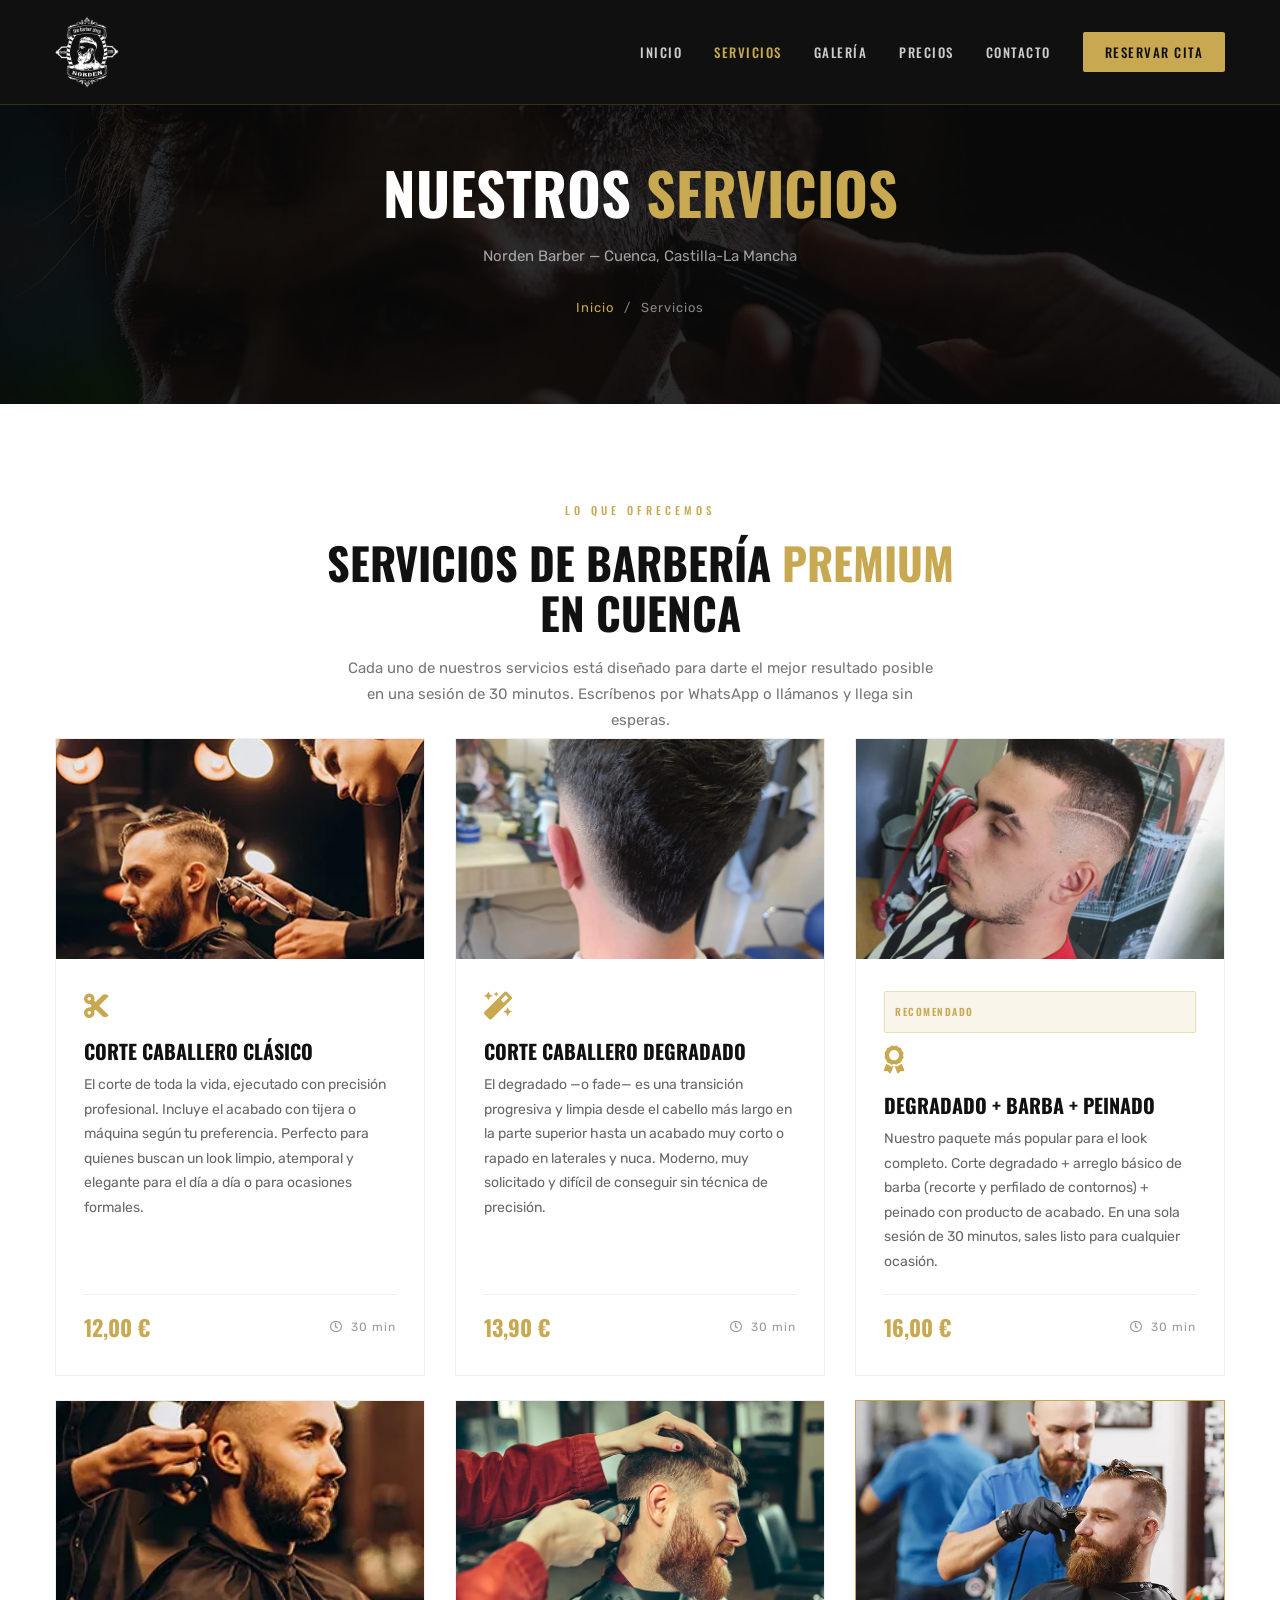
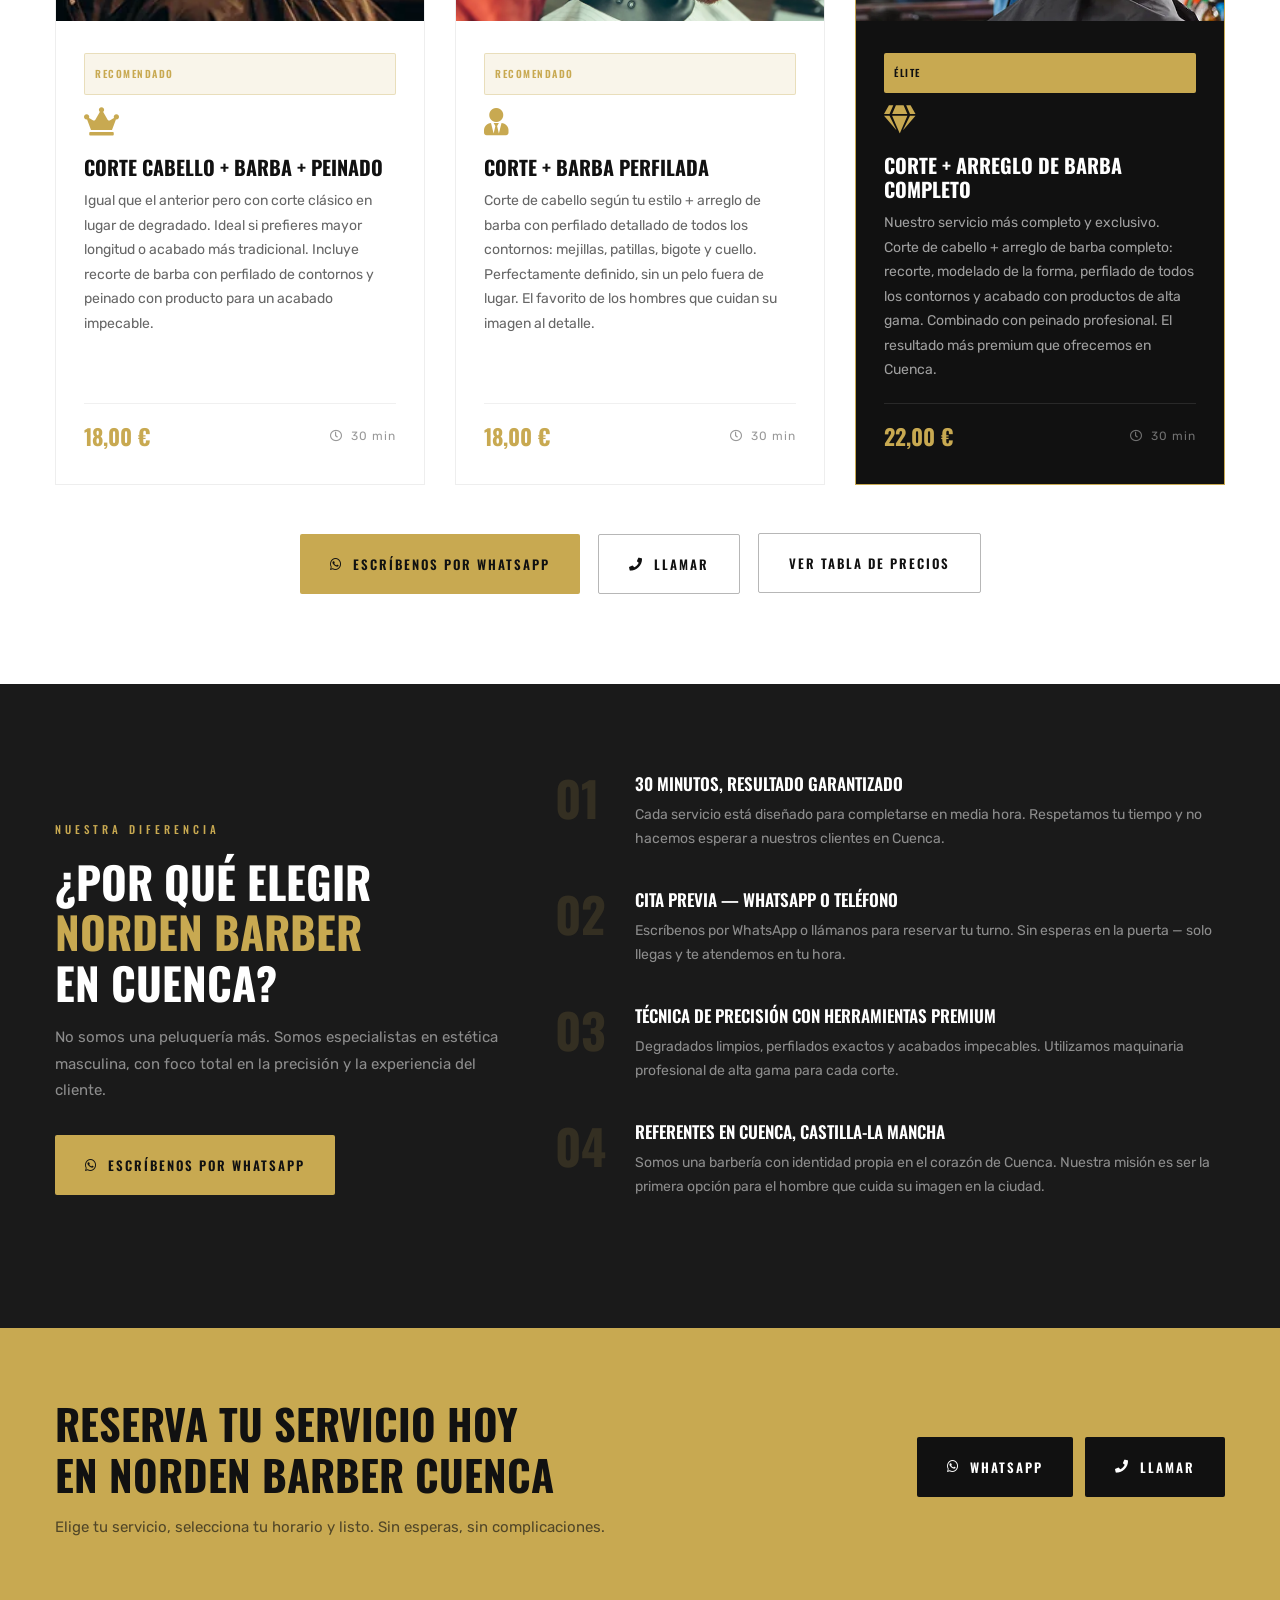
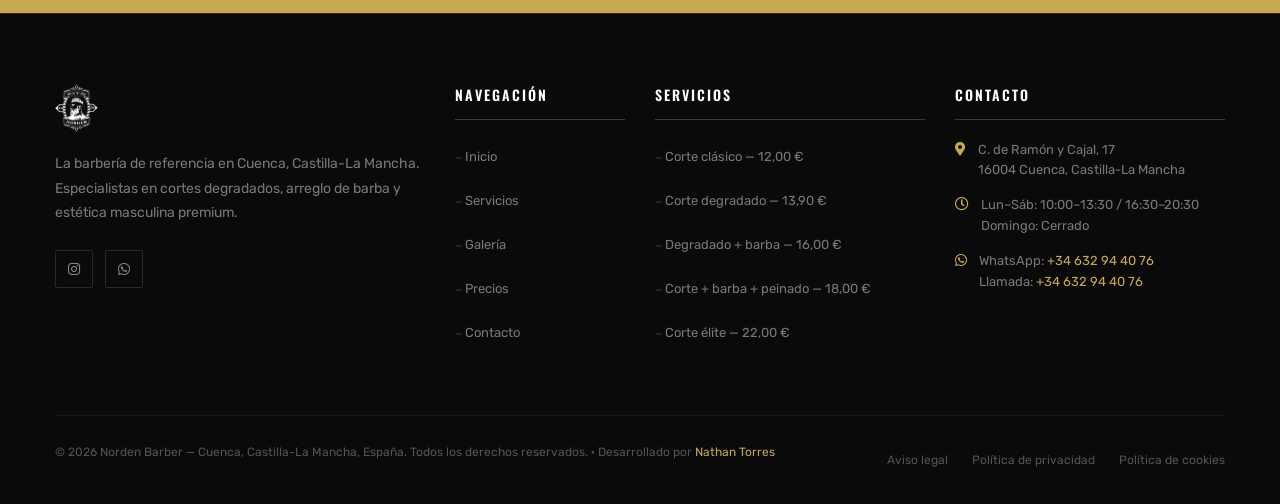
<file: services.html>
<!DOCTYPE html>
<html lang="es-ES">
<head>
    <meta charset="utf-8" />
    <meta name="viewport" content="width=device-width, initial-scale=1, shrink-to-fit=no">
    <meta name="theme-color" content="#c8a951">
    <meta http-equiv="X-UA-Compatible" content="IE=edge">
    <meta name="description" content="Servicios de Norden Barber en Cuenca: cortes clásicos, degradados, arreglo de barba y paquetes completos. Barbería de referencia en Castilla-La Mancha.">
    <meta name="keywords" content="servicios barbería Cuenca, corte degradado Cuenca, arreglo de barba Cuenca, skin fade Cuenca, barbería Castilla-La Mancha">
    <meta name="robots" content="index, follow">
    <link rel="canonical" href="https://barbernorden.com/services.html">
    <link rel="alternate" hreflang="es-ES" href="https://barbernorden.com/services.html">
    <link rel="alternate" hreflang="x-default" href="https://barbernorden.com/services.html">
    <meta property="og:title" content="Servicios | Norden Barber — Barbería en Cuenca">
    <meta property="og:description" content="Cortes clásicos, degradados, arreglo de barba y paquetes completos en Norden Barber, barbería de referencia en Cuenca, Castilla-La Mancha.">
    <meta property="og:image" content="https://barbernorden.com/assets/images/og-image.png">
    <meta property="og:image:width" content="1200">
    <meta property="og:image:height" content="630">
    <meta property="og:image:type" content="image/png">
    <meta property="og:url" content="https://barbernorden.com/services.html">
    <meta property="og:type" content="website">
    <meta property="og:site_name" content="Norden Barber">
    <meta property="og:locale" content="es_ES">
    <meta name="twitter:card" content="summary_large_image">
    <meta name="twitter:title" content="Servicios | Norden Barber — Barbería en Cuenca">
    <meta name="twitter:description" content="Cortes clásicos, degradados, arreglo de barba y paquetes completos en Norden Barber, barbería de referencia en Cuenca, Castilla-La Mancha.">
    <meta name="twitter:image" content="https://barbernorden.com/assets/images/og-image.png">
    <title>Servicios | Norden Barber Cuenca</title>
    <link rel="icon" href="/favicon.ico">
    <link rel="apple-touch-icon" sizes="180x180" href="/apple-touch-icon.png">
    <link rel="preconnect" href="https://fonts.googleapis.com">
    <link rel="preconnect" href="https://fonts.gstatic.com" crossorigin>
    <link rel="preload" as="style" href="https://fonts.googleapis.com/css2?family=Oswald:wght@400;500;600;700&family=Rubik:wght@400;500&display=swap">
    <link rel="stylesheet" href="https://fonts.googleapis.com/css2?family=Oswald:wght@400;500;600;700&family=Rubik:wght@400;500&display=swap" media="print" onload="this.media='all'">
    <noscript><link rel="stylesheet" href="https://fonts.googleapis.com/css2?family=Oswald:wght@400;500;600;700&family=Rubik:wght@400;500&display=swap"></noscript>

    <link rel="stylesheet" href="assets/css/fontawesome-5.14.0.min.css">
    <link rel="stylesheet" href="assets/css/bootstrap-4.5.3.min.css">

    <link rel="stylesheet" href="assets/css/style.css">
    <script type="application/ld+json">
    {
      "@context": "https://schema.org",
      "@type": "BarberShop",
      "name": "Norden Barber",
      "description": "Barbería de referencia en Cuenca, Castilla-La Mancha, España.",
      "url": "https://barbernorden.com/services.html",
      "address": {
        "@type": "PostalAddress",
        "streetAddress": "Calle de Ramón y Cajal, 17",
        "addressLocality": "Cuenca",
        "addressRegion": "Castilla-La Mancha",
        "postalCode": "16004",
        "addressCountry": "ES"
      },
      "hasOfferCatalog": {
        "@type": "OfferCatalog",
        "name": "Servicios de barbería en Cuenca",
        "itemListElement": [
          {"@type": "Offer", "name": "Corte caballero clásico", "price": "12.00", "priceCurrency": "EUR"},
          {"@type": "Offer", "name": "Corte caballero degradado", "price": "13.90", "priceCurrency": "EUR"},
          {"@type": "Offer", "name": "Corte degradado + barba + peinado", "price": "16.00", "priceCurrency": "EUR"},
          {"@type": "Offer", "name": "Corte de cabello + barba + peinado", "price": "18.00", "priceCurrency": "EUR"},
          {"@type": "Offer", "name": "Corte + barba perfilada", "price": "18.00", "priceCurrency": "EUR"},
          {"@type": "Offer", "name": "Corte + arreglo de barba completo", "price": "22.00", "priceCurrency": "EUR"}
        ]
      }
    }
    </script>
    <script type="application/ld+json">
    {
      "@context": "https://schema.org",
      "@type": "BreadcrumbList",
      "itemListElement": [
        {"@type": "ListItem", "position": 1, "name": "Inicio", "item": "https://barbernorden.com/"},
        {"@type": "ListItem", "position": 2, "name": "Servicios", "item": "https://barbernorden.com/services.html"}
      ]
    }
    </script>
    <style>
        :root { --gold: #c8a951; --dark: #111111; --dark-2: #1a1a1a; }
        body { font-family: 'Rubik', sans-serif; }

        .nb-header { position: fixed; top: 0; left: 0; width: 100%; z-index: 9999; background: rgba(17,17,17,0.97); backdrop-filter: blur(8px); border-bottom: 1px solid rgba(200,169,81,0.2); transition: all 0.3s ease; }
        .nb-header.scrolled { background: rgba(10,10,10,0.99); border-bottom-color: rgba(200,169,81,0.4); }
        .nb-header-inner { display: flex; align-items: center; justify-content: space-between; padding: 16px 0; }
        .nb-logo img { height: 72px; width: auto; }
        .nb-nav { display: flex; align-items: center; gap: 32px; list-style: none; margin: 0; padding: 0; }
        .nb-nav a { font-family: 'Oswald', sans-serif; font-size: 13px; font-weight: 500; letter-spacing: 1.5px; text-transform: uppercase; color: #cccccc; transition: color 0.3s; }
        .nb-nav a:hover, .nb-nav a.active { color: var(--gold); }
        .nb-btn-reservar { font-family: 'Oswald', sans-serif; font-size: 12px; font-weight: 600; letter-spacing: 2px; text-transform: uppercase; background: var(--gold); color: #111 !important; padding: 10px 22px; border-radius: 2px; transition: all 0.3s; white-space: nowrap; }
        .nb-btn-reservar:hover { background: #b8942e; color: #fff !important; }
        .nb-btn-whatsapp { display: inline-flex; align-items: center; gap: 10px; font-family: 'Oswald', sans-serif; font-size: 13px; font-weight: 600; letter-spacing: 2px; text-transform: uppercase; background: #25D366; color: #fff; padding: 14px 30px; border-radius: 2px; transition: all 0.3s; }
        .nb-btn-whatsapp:hover { background: #128C7E; color: #fff; transform: translateY(-2px); }
        .nb-hamburger { display: none; flex-direction: column; gap: 5px; cursor: pointer; background: none; border: none; padding: 4px; }
        .nb-hamburger span { display: block; width: 26px; height: 2px; background: #fff; transition: all 0.3s; }
        .nb-mobile-menu { display: none; position: absolute; top: 100%; left: 0; width: 100%; background: rgba(10,10,10,0.99); border-top: 1px solid rgba(200,169,81,0.3); padding: 24px 20px; flex-direction: column; gap: 20px; }
        .nb-mobile-menu.open { display: flex; }
        .nb-mobile-menu a { font-family: 'Oswald', sans-serif; font-size: 15px; letter-spacing: 1.5px; text-transform: uppercase; color: #ccc; padding: 8px 0; border-bottom: 1px solid rgba(255,255,255,0.07); }
        .nb-mobile-menu a:hover { color: var(--gold); }
        .nb-mobile-menu .nb-btn-reservar { text-align: center; margin-top: 8px; border-bottom: none; }

        .nb-page-banner { background: url('assets/images/services/service-bg.webp') center/cover no-repeat; position: relative; padding: 160px 0 80px; text-align: center; }
        .nb-page-banner::before { content: ''; position: absolute; inset: 0; background: rgba(10,10,10,0.85); }
        .nb-page-banner-content { position: relative; z-index: 1; }
        .nb-page-banner h1 { font-family: 'Oswald', sans-serif; font-size: clamp(30px, 5vw, 58px); font-weight: 700; text-transform: uppercase; color: #fff; margin-bottom: 14px; }
        .nb-page-banner h1 span { color: var(--gold); }
        .nb-breadcrumb { display: flex; justify-content: center; gap: 10px; list-style: none; margin: 0; padding: 0; }
        .nb-breadcrumb li { font-size: 13px; color: rgba(255,255,255,0.5); letter-spacing: 1px; }
        .nb-breadcrumb li a { color: var(--gold); }
        .nb-breadcrumb li + li::before { content: '/'; margin-right: 10px; }

        section { padding: 90px 0; }
        .nb-section-label { font-family: 'Oswald', sans-serif; font-size: 11px; font-weight: 500; letter-spacing: 4px; text-transform: uppercase; color: var(--gold); margin-bottom: 12px; display: block; }
        .nb-section-title { font-family: 'Oswald', sans-serif; font-size: clamp(28px, 4vw, 44px); font-weight: 700; color: #111; text-transform: uppercase; line-height: 1.15; margin-bottom: 16px; }
        .nb-section-title span { color: var(--gold); }
        .nb-section-title.white { color: #fff; }

        .nb-svc-card { border: 1px solid #eee; padding: 0; overflow: hidden; transition: all 0.4s; height: 100%; display: flex; flex-direction: column; }
        .nb-svc-card:hover { border-color: var(--gold); box-shadow: 0 8px 40px rgba(200,169,81,0.12); transform: translateY(-4px); }
        .nb-svc-card-img { width: 100%; height: 220px; object-fit: cover; }
        .nb-svc-card-body { padding: 32px 28px; flex: 1; display: flex; flex-direction: column; }
        .nb-svc-card-icon { font-size: 28px; color: var(--gold); margin-bottom: 16px; }
        .nb-svc-card-body h3 { font-family: 'Oswald', sans-serif; font-size: 20px; font-weight: 700; text-transform: uppercase; color: #111; margin-bottom: 10px; }
        .nb-svc-card-body p { font-size: 14px; color: #666; line-height: 1.75; flex: 1; margin-bottom: 20px; }
        .nb-svc-meta { display: flex; align-items: center; justify-content: space-between; padding-top: 16px; border-top: 1px solid #f0f0f0; }
        .nb-svc-meta .price { font-family: 'Oswald', sans-serif; font-size: 22px; font-weight: 700; color: var(--gold); }
        .nb-svc-meta .duration { font-size: 12px; color: #999; letter-spacing: 1px; }
        .nb-svc-badge { display: inline-block; font-family: 'Oswald', sans-serif; font-size: 10px; font-weight: 600; letter-spacing: 1.5px; text-transform: uppercase; padding: 4px 10px; border-radius: 2px; margin-bottom: 12px; }
        .nb-svc-badge.recomendado { background: rgba(200,169,81,0.12); color: var(--gold); border: 1px solid rgba(200,169,81,0.3); }
        .nb-svc-badge.elite { background: var(--gold); color: #111; }

        .nb-why { background: var(--dark-2); }
        .nb-why-item { display: flex; gap: 20px; align-items: flex-start; margin-bottom: 40px; }
        .nb-why-num { font-family: 'Oswald', sans-serif; font-size: 48px; font-weight: 700; color: rgba(200,169,81,0.15); line-height: 1; flex-shrink: 0; width: 60px; }
        .nb-why-text h4 { font-family: 'Oswald', sans-serif; font-size: 17px; font-weight: 600; text-transform: uppercase; color: #fff; margin-bottom: 8px; }
        .nb-why-text p { font-size: 14px; color: rgba(255,255,255,0.5); line-height: 1.7; margin: 0; }

        .nb-cta { background: var(--gold); padding: 70px 0; }
        .nb-cta h2 { font-family: 'Oswald', sans-serif; font-size: clamp(24px, 4vw, 42px); font-weight: 700; text-transform: uppercase; color: #111; margin: 0; line-height: 1.2; }
        .nb-btn-dark { display: inline-flex; align-items: center; gap: 10px; font-family: 'Oswald', sans-serif; font-size: 13px; font-weight: 600; letter-spacing: 2px; text-transform: uppercase; background: #111; color: #fff; padding: 14px 30px; border-radius: 2px; transition: all 0.3s; white-space: nowrap; }
        .nb-btn-dark:hover { background: #000; color: var(--gold); }
        .nb-btn-primary { display: inline-flex; align-items: center; gap: 10px; font-family: 'Oswald', sans-serif; font-size: 13px; font-weight: 600; letter-spacing: 2px; text-transform: uppercase; background: var(--gold); color: #111; padding: 14px 30px; border-radius: 2px; transition: all 0.3s; }
        .nb-btn-primary:hover { background: #b8942e; color: #fff; }
        .nb-btn-outline { display: inline-flex; align-items: center; gap: 10px; font-family: 'Oswald', sans-serif; font-size: 13px; font-weight: 600; letter-spacing: 2px; text-transform: uppercase; background: transparent; color: #111; padding: 13px 30px; border: 1px solid rgba(17,17,17,0.3); border-radius: 2px; transition: all 0.3s; }
        .nb-btn-outline:hover { border-color: #111; }

        .nb-footer { background: #0a0a0a; border-top: 1px solid rgba(200,169,81,0.2); padding: 70px 0 0; }
        .nb-footer-logo img { height: 48px; width: auto; margin-bottom: 20px; }
        .nb-footer-desc { font-size: 14px; color: rgba(255,255,255,0.45); line-height: 1.75; margin-bottom: 24px; }
        .nb-footer-social a { display: inline-flex; align-items: center; justify-content: center; width: 38px; height: 38px; border: 1px solid rgba(255,255,255,0.12); color: rgba(255,255,255,0.5); font-size: 14px; margin-right: 8px; transition: all 0.3s; border-radius: 2px; }
        .nb-footer-social a:hover { border-color: var(--gold); color: var(--gold); }
        .nb-footer-title { font-family: 'Oswald', sans-serif; font-size: 14px; font-weight: 600; letter-spacing: 2px; text-transform: uppercase; color: #fff; margin-bottom: 20px; padding-bottom: 12px; border-bottom: 1px solid rgba(200,169,81,0.3); }
        .nb-footer-links { list-style: none; padding: 0; margin: 0; }
        .nb-footer-links li { margin-bottom: 10px; }
        .nb-footer-links a { font-size: 13px; color: rgba(255,255,255,0.45); transition: color 0.3s; }
        .nb-footer-links a:hover { color: var(--gold); }
        .nb-footer-links a::before { content: '— '; color: rgba(200,169,81,0.4); font-size: 10px; }
        .nb-footer-info-item { display: flex; gap: 12px; margin-bottom: 14px; align-items: flex-start; }
        .nb-footer-info-item i { color: var(--gold); font-size: 14px; margin-top: 2px; flex-shrink: 0; }
        .nb-footer-info-item span { font-size: 13px; color: rgba(255,255,255,0.45); line-height: 1.6; }
        .nb-footer-bottom { margin-top: 50px; padding: 20px 0; border-top: 1px solid rgba(255,255,255,0.06); display: flex; justify-content: space-between; align-items: center; flex-wrap: wrap; gap: 12px; }
        .nb-footer-copy { font-size: 12px; color: rgba(255,255,255,0.3); }
        .nb-footer-legal a { font-size: 12px; color: rgba(255,255,255,0.3); margin-left: 20px; transition: color 0.3s; }
        .nb-footer-legal a:hover { color: var(--gold); }

        .nb-mobile-actions { display: none; position: fixed; bottom: 0; left: 0; right: 0; z-index: 9998; grid-template-columns: 1fr 1fr; gap: 8px; padding: 10px 12px calc(10px + env(safe-area-inset-bottom)); background: rgba(10,10,10,0.98); border-top: 1px solid rgba(200,169,81,0.35); box-shadow: 0 -6px 24px rgba(0,0,0,0.28); }
        .nb-mobile-action { min-height: 48px; display: flex; align-items: center; justify-content: center; gap: 8px; font-family: 'Oswald', sans-serif; font-size: 12px; font-weight: 700; letter-spacing: 1px; text-transform: uppercase; text-decoration: none; border-radius: 2px; }
        .nb-mobile-action.reserve { background: #25D366; color: #fff; }
        .nb-mobile-action.directions { background: var(--gold); color: #111; }

        @media (max-width: 991px) { .nb-nav { display: none; } .nb-hamburger { display: flex; } }
        @media (max-width: 767px) { body { padding-bottom: calc(68px + env(safe-area-inset-bottom)); } section { padding: 64px 0; } .nb-mobile-actions { display: grid; } .nb-footer-bottom { flex-direction: column; text-align: center; } .nb-footer-legal a:first-child { margin-left: 0; } }
    </style>
</head>
<body>

    <div class="nb-mobile-actions" aria-label="Acciones rápidas">
        <a href="https://wa.me/34632944076?text=Hola%2C%20me%20gustar%C3%ADa%20reservar%20una%20cita" target="_blank" rel="noopener" class="nb-mobile-action reserve" aria-label="Reservar cita por WhatsApp"><i class="fab fa-whatsapp"></i> Reservar</a>
        <a href="https://maps.app.goo.gl/icMUwnjrd11b27c2A" target="_blank" rel="noopener" class="nb-mobile-action directions" aria-label="Cómo llegar a Norden Barber con Google Maps"><i class="fas fa-location-arrow"></i> Cómo llegar</a>
    </div>

    <header class="nb-header" id="nbHeader">
        <div class="container">
            <div class="nb-header-inner">
                <a href="/" class="nb-logo" aria-label="Norden Barber — Inicio">
                    <img src="assets/images/logos/logo.png" alt="Norden Barber — Barbería en Cuenca">
                </a>
                <nav aria-label="Navegación principal">
                    <ul class="nb-nav">
                        <li><a href="/">Inicio</a></li>
                        <li><a href="/services.html" class="active">Servicios</a></li>
                        <li><a href="/portfolio.html">Galería</a></li>
                        <li><a href="/pricing.html">Precios</a></li>
                        <li><a href="/contact.html">Contacto</a></li>
                        <li><a href="https://wa.me/34632944076?text=Hola%2C%20me%20gustar%C3%ADa%20reservar%20una%20cita%20en%20Norden%20Barber" target="_blank" rel="noopener" class="nb-btn-reservar">Reservar cita</a></li>
                    </ul>
                </nav>
                <button class="nb-hamburger" id="nbHamburger" aria-label="Abrir menú" aria-expanded="false">
                    <span></span><span></span><span></span>
                </button>
            </div>
            <nav class="nb-mobile-menu" id="nbMobileMenu" aria-label="Menú móvil">
                <a href="/">Inicio</a>
                <a href="/services.html">Servicios</a>
                <a href="/portfolio.html">Galería</a>
                <a href="/pricing.html">Precios</a>
                <a href="/contact.html">Contacto</a>
                <a href="https://wa.me/34632944076?text=Hola%2C%20me%20gustar%C3%ADa%20reservar%20una%20cita%20en%20Norden%20Barber" target="_blank" rel="noopener" class="nb-btn-reservar">Reservar cita</a>
            </nav>
        </div>
    </header>

    <div class="nb-page-banner" role="banner">
        <div class="container">
            <div class="nb-page-banner-content">
                <h1>Nuestros <span>Servicios</span></h1>
                <p style="color:rgba(255,255,255,0.6); font-size:15px; margin-bottom:20px;">Norden Barber — Cuenca, Castilla-La Mancha</p>
                <ul class="nb-breadcrumb">
                    <li><a href="/">Inicio</a></li>
                    <li>Servicios</li>
                </ul>
            </div>
        </div>
    </div>

    <section style="background:#fff;">
        <div class="container">
            <div class="text-center mb-5">
                <span class="nb-section-label">Lo que ofrecemos</span>
                <h2 class="nb-section-title">Servicios de barbería <span>premium</span><br>en Cuenca</h2>
                <p style="font-size:15px; color:#777; max-width:600px; margin:0 auto; line-height:1.75;">Cada uno de nuestros servicios está diseñado para darte el mejor resultado posible en una sesión de 30 minutos. Escríbenos por WhatsApp o llámanos y llega sin esperas.</p>
            </div>
            <div class="row">

                <div class="col-md-6 col-lg-4 mb-4">
                    <article class="nb-svc-card">
                        <img src="assets/images/services/service1.webp" alt="Corte caballero clásico en Norden Barber Cuenca" class="nb-svc-card-img">
                        <div class="nb-svc-card-body">
                            <div class="nb-svc-card-icon"><i class="fas fa-cut"></i></div>
                            <h3>Corte caballero clásico</h3>
                            <p>El corte de toda la vida, ejecutado con precisión profesional. Incluye el acabado con tijera o máquina según tu preferencia. Perfecto para quienes buscan un look limpio, atemporal y elegante para el día a día o para ocasiones formales.</p>
                            <div class="nb-svc-meta">
                                <span class="price">12,00 €</span>
                                <span class="duration"><i class="far fa-clock mr-1"></i> 30 min</span>
                            </div>
                        </div>
                    </article>
                </div>

                <div class="col-md-6 col-lg-4 mb-4">
                    <article class="nb-svc-card">
                        <img src="assets/images/services/service2.webp" alt="Corte degradado en Norden Barber Cuenca" class="nb-svc-card-img">
                        <div class="nb-svc-card-body">
                            <div class="nb-svc-card-icon"><i class="fas fa-magic"></i></div>
                            <h3>Corte caballero degradado</h3>
                            <p>El degradado —o fade— es una transición progresiva y limpia desde el cabello más largo en la parte superior hasta un acabado muy corto o rapado en laterales y nuca. Moderno, muy solicitado y difícil de conseguir sin técnica de precisión.</p>
                            <div class="nb-svc-meta">
                                <span class="price">13,90 €</span>
                                <span class="duration"><i class="far fa-clock mr-1"></i> 30 min</span>
                            </div>
                        </div>
                    </article>
                </div>

                <div class="col-md-6 col-lg-4 mb-4">
                    <article class="nb-svc-card">
                        <img src="assets/images/services/service3.webp" alt="Corte degradado con barba y peinado en Norden Barber Cuenca" class="nb-svc-card-img">
                        <div class="nb-svc-card-body">
                            <span class="nb-svc-badge recomendado">Recomendado</span>
                            <div class="nb-svc-card-icon"><i class="fas fa-award"></i></div>
                            <h3>Degradado + barba + peinado</h3>
                            <p>Nuestro paquete más popular para el look completo. Corte degradado + arreglo básico de barba (recorte y perfilado de contornos) + peinado con producto de acabado. En una sola sesión de 30 minutos, sales listo para cualquier ocasión.</p>
                            <div class="nb-svc-meta">
                                <span class="price">16,00 €</span>
                                <span class="duration"><i class="far fa-clock mr-1"></i> 30 min</span>
                            </div>
                        </div>
                    </article>
                </div>

                <div class="col-md-6 col-lg-4 mb-4">
                    <article class="nb-svc-card">
                        <img src="assets/images/services/service-middle.webp" alt="Corte de cabello con barba y peinado en Norden Barber Cuenca" class="nb-svc-card-img">
                        <div class="nb-svc-card-body">
                            <span class="nb-svc-badge recomendado">Recomendado</span>
                            <div class="nb-svc-card-icon"><i class="fas fa-crown"></i></div>
                            <h3>Corte cabello + barba + peinado</h3>
                            <p>Igual que el anterior pero con corte clásico en lugar de degradado. Ideal si prefieres mayor longitud o acabado más tradicional. Incluye recorte de barba con perfilado de contornos y peinado con producto para un acabado impecable.</p>
                            <div class="nb-svc-meta">
                                <span class="price">18,00 €</span>
                                <span class="duration"><i class="far fa-clock mr-1"></i> 30 min</span>
                            </div>
                        </div>
                    </article>
                </div>

                <div class="col-md-6 col-lg-4 mb-4">
                    <article class="nb-svc-card">
                        <img src="assets/images/services/service-details.webp" alt="Corte con barba perfilada en Norden Barber Cuenca" class="nb-svc-card-img">
                        <div class="nb-svc-card-body">
                            <span class="nb-svc-badge recomendado">Recomendado</span>
                            <div class="nb-svc-card-icon"><i class="fas fa-user-tie"></i></div>
                            <h3>Corte + barba perfilada</h3>
                            <p>Corte de cabello según tu estilo + arreglo de barba con perfilado detallado de todos los contornos: mejillas, patillas, bigote y cuello. Perfectamente definido, sin un pelo fuera de lugar. El favorito de los hombres que cuidan su imagen al detalle.</p>
                            <div class="nb-svc-meta">
                                <span class="price">18,00 €</span>
                                <span class="duration"><i class="far fa-clock mr-1"></i> 30 min</span>
                            </div>
                        </div>
                    </article>
                </div>

                <div class="col-md-6 col-lg-4 mb-4">
                    <article class="nb-svc-card" style="border-color: var(--gold); background: #111;">
                        <img src="assets/images/about/modern-tools.webp" alt="Corte y arreglo de barba élite en Norden Barber Cuenca" class="nb-svc-card-img">
                        <div class="nb-svc-card-body" style="background: #111;">
                            <span class="nb-svc-badge elite">Élite</span>
                            <div class="nb-svc-card-icon"><i class="fas fa-gem"></i></div>
                            <h3 style="color:#fff;">Corte + arreglo de barba completo</h3>
                            <p style="color:rgba(255,255,255,0.6);">Nuestro servicio más completo y exclusivo. Corte de cabello + arreglo de barba completo: recorte, modelado de la forma, perfilado de todos los contornos y acabado con productos de alta gama. Combinado con peinado profesional. El resultado más premium que ofrecemos en Cuenca.</p>
                            <div class="nb-svc-meta" style="border-top-color: rgba(255,255,255,0.1);">
                                <span class="price">22,00 €</span>
                                <span class="duration" style="color:rgba(255,255,255,0.4);"><i class="far fa-clock mr-1"></i> 30 min</span>
                            </div>
                        </div>
                    </article>
                </div>

            </div>
            <div class="text-center mt-4">
                <a href="https://wa.me/34632944076?text=Hola%2C%20me%20gustar%C3%ADa%20reservar%20una%20cita%20en%20Norden%20Barber" target="_blank" rel="noopener" class="nb-btn-primary" style="margin-right:14px;">
                    <i class="fab fa-whatsapp"></i> Escríbenos por WhatsApp
                </a>
                <a href="tel:+34632944076" class="nb-btn-outline" style="margin-right:14px;">
                    <i class="fas fa-phone"></i> Llamar
                </a>
                <a href="/pricing.html" class="nb-btn-outline">Ver tabla de precios</a>
            </div>
        </div>
    </section>

    <section class="nb-why">
        <div class="container">
            <div class="row align-items-center">
                <div class="col-lg-5 mb-5 mb-lg-0">
                    <span class="nb-section-label">Nuestra diferencia</span>
                    <h2 class="nb-section-title white">¿Por qué elegir<br><span>Norden Barber</span><br>en Cuenca?</h2>
                    <p style="color:rgba(255,255,255,0.5); font-size:15px; line-height:1.75; margin-bottom:32px;">No somos una peluquería más. Somos especialistas en estética masculina, con foco total en la precisión y la experiencia del cliente.</p>
                    <a href="https://wa.me/34632944076?text=Hola%2C%20me%20gustar%C3%ADa%20reservar%20una%20cita%20en%20Norden%20Barber" target="_blank" rel="noopener" class="nb-btn-primary">
                        <i class="fab fa-whatsapp"></i> Escríbenos por WhatsApp
                    </a>
                </div>
                <div class="col-lg-7">
                    <div class="nb-why-item">
                        <span class="nb-why-num">01</span>
                        <div class="nb-why-text">
                            <h4>30 minutos, resultado garantizado</h4>
                            <p>Cada servicio está diseñado para completarse en media hora. Respetamos tu tiempo y no hacemos esperar a nuestros clientes en Cuenca.</p>
                        </div>
                    </div>
                    <div class="nb-why-item">
                        <span class="nb-why-num">02</span>
                        <div class="nb-why-text">
                            <h4>Cita previa — WhatsApp o teléfono</h4>
                            <p>Escríbenos por WhatsApp o llámanos para reservar tu turno. Sin esperas en la puerta — solo llegas y te atendemos en tu hora.</p>
                        </div>
                    </div>
                    <div class="nb-why-item">
                        <span class="nb-why-num">03</span>
                        <div class="nb-why-text">
                            <h4>Técnica de precisión con herramientas premium</h4>
                            <p>Degradados limpios, perfilados exactos y acabados impecables. Utilizamos maquinaria profesional de alta gama para cada corte.</p>
                        </div>
                    </div>
                    <div class="nb-why-item">
                        <span class="nb-why-num">04</span>
                        <div class="nb-why-text">
                            <h4>Referentes en Cuenca, Castilla-La Mancha</h4>
                            <p>Somos una barbería con identidad propia en el corazón de Cuenca. Nuestra misión es ser la primera opción para el hombre que cuida su imagen en la ciudad.</p>
                        </div>
                    </div>
                </div>
            </div>
        </div>
    </section>

    <section class="nb-cta">
        <div class="container">
            <div class="row align-items-center">
                <div class="col-lg-8 mb-4 mb-lg-0">
                    <h2>Reserva tu servicio hoy<br>en Norden Barber Cuenca</h2>
                    <p style="margin-top:12px; margin-bottom:0; color:rgba(17,17,17,0.65); font-size:15px;">Elige tu servicio, selecciona tu horario y listo. Sin esperas, sin complicaciones.</p>
                </div>
                <div class="col-lg-4 text-lg-right">
                    <a href="https://wa.me/34632944076?text=Hola%2C%20me%20gustar%C3%ADa%20reservar%20una%20cita%20en%20Norden%20Barber" target="_blank" rel="noopener" class="nb-btn-dark" style="margin-right:8px;margin-bottom:8px;">
                        <i class="fab fa-whatsapp"></i> WhatsApp
                    </a>
                    <a href="tel:+34632944076" class="nb-btn-dark" style="margin-bottom:8px;">
                        <i class="fas fa-phone"></i> Llamar
                    </a>
                </div>
            </div>
        </div>
    </section>

    <footer class="nb-footer">
        <div class="container">
            <div class="row">
                <div class="col-lg-4 mb-5">
                    <div class="nb-footer-logo"><img src="assets/images/logos/logo.png" alt="Norden Barber — Barbería en Cuenca"></div>
                    <p class="nb-footer-desc">La barbería de referencia en Cuenca, Castilla-La Mancha. Especialistas en cortes degradados, arreglo de barba y estética masculina premium.</p>
                    <div class="nb-footer-social">
                        <a href="https://www.instagram.com/norden.barber.shop/" target="_blank" rel="noopener" aria-label="Instagram"><i class="fab fa-instagram"></i></a>
                        <a href="https://wa.me/34632944076" target="_blank" rel="noopener" aria-label="WhatsApp de Norden Barber"><i class="fab fa-whatsapp"></i></a>
                    </div>
                </div>
                <div class="col-lg-2 col-md-4 mb-5">
                    <h5 class="nb-footer-title">Navegación</h5>
                    <ul class="nb-footer-links">
                        <li><a href="/">Inicio</a></li>
                        <li><a href="/services.html">Servicios</a></li>
                        <li><a href="/portfolio.html">Galería</a></li>
                        <li><a href="/pricing.html">Precios</a></li>
                        <li><a href="/contact.html">Contacto</a></li>
                    </ul>
                </div>
                <div class="col-lg-3 col-md-4 mb-5">
                    <h5 class="nb-footer-title">Servicios</h5>
                    <ul class="nb-footer-links">
                        <li><a href="/pricing.html">Corte clásico — 12,00 €</a></li>
                        <li><a href="/pricing.html">Corte degradado — 13,90 €</a></li>
                        <li><a href="/pricing.html">Degradado + barba — 16,00 €</a></li>
                        <li><a href="/pricing.html">Corte + barba + peinado — 18,00 €</a></li>
                        <li><a href="/pricing.html">Corte élite — 22,00 €</a></li>
                    </ul>
                </div>
                <div class="col-lg-3 col-md-4 mb-5">
                    <h5 class="nb-footer-title">Contacto</h5>
                    <div class="nb-footer-info-item"><i class="fas fa-map-marker-alt"></i><span>C. de Ramón y Cajal, 17<br>16004 Cuenca, Castilla-La Mancha</span></div>
                    <div class="nb-footer-info-item"><i class="far fa-clock"></i><span>Lun–Sáb: 10:00–13:30 / 16:30–20:30<br>Domingo: Cerrado</span></div>
                    <div class="nb-footer-info-item"><i class="fab fa-whatsapp"></i><span>WhatsApp: <a href="https://wa.me/34632944076" style="color:var(--gold);">+34 632 94 40 76</a><br>Llamada: <a href="tel:+34632944076" style="color:var(--gold);">+34 632 94 40 76</a></span></div>
                </div>
            </div>
            <div class="nb-footer-bottom">
                <p class="nb-footer-copy">© 2026 Norden Barber — Cuenca, Castilla-La Mancha, España. Todos los derechos reservados. · Desarrollado por <a href="https://natanaelalzatetorres.com/#home" target="_blank" rel="noopener" style="color:var(--gold);text-decoration:none;">Nathan Torres</a></p>
                <div class="nb-footer-legal">
                    <a href="/contact.html#aviso-legal">Aviso legal</a>
                    <a href="/contact.html#privacidad">Política de privacidad</a>
                    <a href="/contact.html#cookies">Política de cookies</a>
                </div>
            </div>
        </div>
    </footer>

    <script>
    (function() {
        var header = document.getElementById('nbHeader');
        window.addEventListener('scroll', function() { header.classList.toggle('scrolled', window.scrollY > 50); });
        var hamburger = document.getElementById('nbHamburger');
        var mobileMenu = document.getElementById('nbMobileMenu');
        if (hamburger && mobileMenu) {
            hamburger.addEventListener('click', function() {
                var isOpen = mobileMenu.classList.toggle('open');
                hamburger.setAttribute('aria-expanded', isOpen ? 'true' : 'false');
            });
        }
    })();
    </script>
</body>
</html>
</file>
<file: assets/css/style.css>
@charset "UTF-8";
/*----------------------------------------------------------------------
    Template Name: Qutter - Barber & Hair Salon HTML Template
    Template URI: https://webtend.net/demo/html/qutter/
    Author: WebTend
    Author URI:  https://webtend.net/
    Version: 1.0

    Note: This is Main Style CSS File. */
/*----------------------------------------------------------------------
	CSS INDEX
	----------------------

    01. Default Style
    02. Common Classes
    03. Repeat Style
    04. Padding Margin Spacing
    05. Custom Animation
    06. Header style
    07. Hero Section
    08. Page Banner
    09. Feature Section
    10. About Section
    11. Services Area
    12. Pricing Plan Area
    13. Gallery Area
    14. Contact Area
    15. Team Area
    16. Video Area
    17. Testimonials Area
    18. Blog Area
    19. Sidebar Widgets
    20. Client Logo
    21. Offer Area
    22. Counter Area
    23. Shop Area
    24. Main Footer */
/* -------------------------------------------------------------- */
/* Import Google Fonts */
@import url("https://fonts.googleapis.com/css2?family=Livvic:wght@400;500;600;700&family=Nunito&family=Shadows+Into+Light&display=swap");
/*******************************************************/
/******************* 01. Default Style *****************/
/*******************************************************/
* {
  margin: 0;
  padding: 0;
  border: none;
  outline: none;
  -webkit-box-shadow: none;
  box-shadow: none; }

body {
  color: #707070;
  background: white;
  font-weight: 400;
  line-height: 32px;
  font-size: 16px;
  font-family: "Rubik", sans-serif; }

a {
  color: #707070;
  cursor: pointer;
  outline: none;
  -webkit-transition: 0.5s;
  -o-transition: 0.5s;
  transition: 0.5s;
  text-decoration: none; }
  a:hover, a:focus, a:visited {
    text-decoration: none;
    outline: none; }
  a:hover {
    color: #d6a354; }

h1, h2, h3, h4, h5, h6 {
  margin-bottom: 12px; }

h1 a, h2 a, h3 a, h4 a, h5 a, h6 a {
  color: #252525; }

.text-white h1,
.text-white h2,
.text-white h3,
.text-white h4,
.text-white h5,
.text-white h6,
.text-white h1 a,
.text-white h2 a,
.text-white h3 a,
.text-white h4 a,
.text-white h5 a,
.text-white h6 a {
  color: white; }

h1 {
  line-height: 1.13;
  font-size: 110px; }

h2 {
  line-height: 1.25;
  font-size: 40px; }

h3 {
  font-size: 24px; }

h4 {
  font-size: 22px; }

h5 {
  line-height: 1.6;
  font-size: 20px; }

h6 {
  line-height: 1.65;
  font-size: 16px; }

ul, li {
  list-style: none;
  padding: 0;
  margin: 0; }

img {
  max-width: 100%;
  display: inline-block; }

mark {
  background: transparent;
  text-decoration: underline; }

header:after, section:after, footer:after {
  display: block;
  clear: both;
  content: ""; }

/*======= Input Styles =======*/
input,
select,
textarea,
.nice-select,
.form-control {
  width: 100%;
  height: auto;
  border: none;
  border-radius: 5px;
  padding: 16px 25px;
  background-color: #fff; }
  @media only screen and (min-width: 376px) {
    input,
    select,
    textarea,
    .nice-select,
    .form-control {
      font-size: 18px; } }

.nice-select {
  font-size: 18px;
  line-height: 1.4; }
  .nice-select:after {
    height: 8px;
    width: 8px;
    right: 25px;
    border-color: #252525; }
  .nice-select .current {
    font-weight: 600;
    color: #252525;
    font-family: "Oswald", sans-serif; }
  .nice-select .list {
    width: 100%;
    border-radius: 0; }

textarea {
  display: inherit;
  padding-top: 20px; }

label {
  cursor: pointer;
  font-weight: 500;
  margin-bottom: 5px;
  color: #707070; }

.form-group {
  position: relative;
  margin-bottom: 20px; }
  .form-group label {
    top: 15px;
    right: 30px;
    font-size: 16px;
    position: absolute;
    color: #252525; }

input:focus,
button:focus,
.form-control:focus {
  outline: none;
  -webkit-box-shadow: none;
  box-shadow: none;
  border-color: #cfdbf1; }

input::-webkit-input-placeholder,
select::-webkit-input-placeholder,
textarea::-webkit-input-placeholder,
.form-control::-webkit-input-placeholder {
  font-weight: 500;
  color: #252525;
  font-family: "Oswald", sans-serif; }

input:-ms-input-placeholder,
select:-ms-input-placeholder,
textarea:-ms-input-placeholder,
.form-control:-ms-input-placeholder {
  font-weight: 500;
  color: #252525;
  font-family: "Oswald", sans-serif; }

input::-ms-input-placeholder,
select::-ms-input-placeholder,
textarea::-ms-input-placeholder,
.form-control::-ms-input-placeholder {
  font-weight: 500;
  color: #252525;
  font-family: "Oswald", sans-serif; }

input::placeholder,
select::placeholder,
textarea::placeholder,
.form-control::placeholder {
  font-weight: 500;
  color: #252525;
  font-family: "Oswald", sans-serif; }

input[type=search]::-ms-clear {
  display: none;
  width: 0;
  height: 0; }

input[type=search]::-ms-reveal {
  display: none;
  width: 0;
  height: 0; }

input[type=search]::-webkit-search-decoration,
input[type=search]::-webkit-search-cancel-button,
input[type=search]::-webkit-search-results-button,
input[type=search]::-webkit-search-results-decoration {
  display: none; }

input[type=checkbox], input[type=radio] {
  height: auto;
  width: auto; }

/*******************************************************/
/*****************  02. Common Classes *****************/
/*******************************************************/
.page-wrapper {
  position: relative;
  z-index: 9;
  width: 100%;
  margin: 0 auto;
  overflow: hidden;
  min-width: 300px;
  background: #FFFFFF; }

@media only screen and (min-width: 1200px) {
  .container {
    max-width: 1200px;
    padding-left: 15px;
    padding-right: 15px; } }

.small-gap {
  margin-left: -10px;
  margin-right: -10px; }
  .small-gap > div {
    padding-left: 10px;
    padding-right: 10px; }

@media only screen and (min-width: 1400px) {
  .large-gap {
    margin-left: -25px;
    margin-right: -25px; }
    .large-gap > div {
      padding-left: 25px;
      padding-right: 25px; } }

@media only screen and (max-width: 375px) {
  .col-small {
    -webkit-box-flex: 0;
    -ms-flex: 0 0 100%;
    flex: 0 0 100%;
    max-width: 100%; } }

/** Section Title style **/
.section-title {
  z-index: 1;
  position: relative; }
  .section-title h2 {
    font-weight: 700;
    text-transform: uppercase; }
    @media only screen and (max-width: 767px) {
      .section-title h2 {
        font-size: 35px;
        line-height: 1.35; } }
    @media only screen and (max-width: 575px) {
      .section-title h2 {
        font-size: 30px; } }
  .section-title .sub-title {
    position: absolute;
    font-size: 250px;
    left: 50%;
    top: 50%;
    z-index: -1;
    opacity: 0.05;
    line-height: 1;
    text-transform: uppercase;
    -webkit-transform: translate(-50%, -55%);
    -ms-transform: translate(-50%, -55%);
    transform: translate(-50%, -55%); }
    @media only screen and (max-width: 1399px) {
      .section-title .sub-title {
        font-size: 200px; } }
    @media only screen and (max-width: 1199px) {
      .section-title .sub-title {
        font-size: 170px; } }
    @media only screen and (max-width: 991px) {
      .section-title .sub-title {
        font-size: 130px; } }
    @media only screen and (max-width: 767px) {
      .section-title .sub-title {
        font-size: 100px; } }
    @media only screen and (max-width: 479px) {
      .section-title .sub-title {
        font-size: 80px; } }
    @media only screen and (max-width: 375px) {
      .section-title .sub-title {
        font-size: 60px; } }
  .section-title.text-white p {
    opacity: 0.5; }
  .section-title.text-white .sub-title {
    color: white;
    opacity: 0.02; }

/** Button style **/
.theme-btn,
a.theme-btn {
  z-index: 1;
  color: white;
  font-size: 14px;
  overflow: hidden;
  cursor: pointer;
  -webkit-transition: 0.5s;
  -o-transition: 0.5s;
  transition: 0.5s;
  font-weight: 600;
  position: relative;
  border-radius: 5px;
  text-align: center;
  padding: 11px 40px;
  -webkit-box-align: center;
  -ms-flex-align: center;
  align-items: center;
  display: -webkit-inline-box;
  display: -ms-inline-flexbox;
  display: inline-flex;
  -webkit-box-pack: center;
  -ms-flex-pack: center;
  justify-content: center;
  text-transform: uppercase;
  font-family: "Oswald", sans-serif;
  background: #252525; }
  .theme-btn i,
  a.theme-btn i {
    -webkit-transition: 0.5s;
    -o-transition: 0.5s;
    transition: 0.5s;
    margin-left: 10px; }
  .theme-btn:after, .theme-btn:before,
  a.theme-btn:after,
  a.theme-btn:before {
    z-index: -1;
    content: '';
    -webkit-transition: 0.75s;
    -o-transition: 0.75s;
    transition: 0.75s;
    position: absolute;
    width: 0;
    height: 0;
    background: transparent; }
  .theme-btn:before,
  a.theme-btn:before {
    left: 0;
    top: 0;
    border-bottom: 55px solid transparent;
    border-left: 350px solid #d6a354; }
  .theme-btn:after,
  a.theme-btn:after {
    right: 0;
    bottom: 0;
    border-top: 55px solid transparent;
    border-right: 350px solid #d6a354; }
  .theme-btn:hover:before,
  a.theme-btn:hover:before {
    border-bottom: 0px solid transparent;
    border-left: 0px solid #d6a354; }
  .theme-btn:hover:after,
  a.theme-btn:hover:after {
    border-top: 0px solid transparent;
    border-right: 0px solid #d6a354; }
  .theme-btn.btn-border,
  a.theme-btn.btn-border {
    border: 1px solid; }
  .theme-btn.style-two,
  a.theme-btn.style-two {
    color: #252525;
    background: #d6a354;
    border: 1px solid #e8e8e8; }
    .theme-btn.style-two:after,
    a.theme-btn.style-two:after {
      border-right-color: white; }
    .theme-btn.style-two:before,
    a.theme-btn.style-two:before {
      border-left-color: white; }
    .theme-btn.style-two:hover,
    a.theme-btn.style-two:hover {
      color: white; }
  .theme-btn.style-three,
  a.theme-btn.style-three {
    color: #252525;
    background: #d6a354; }
    .theme-btn.style-three:after,
    a.theme-btn.style-three:after {
      border-right-color: #efefef; }
    .theme-btn.style-three:before,
    a.theme-btn.style-three:before {
      border-left-color: #efefef; }
    .theme-btn.style-three:hover,
    a.theme-btn.style-three:hover {
      color: white; }
  .theme-btn.style-four,
  a.theme-btn.style-four {
    color: white;
    opacity: 0.5;
    border: 1px solid #7c7c7c;
    background: #d6a354; }
    .theme-btn.style-four:after,
    a.theme-btn.style-four:after {
      border-right-color: #1f1f1f; }
    .theme-btn.style-four:before,
    a.theme-btn.style-four:before {
      border-left-color: #1f1f1f; }
    .theme-btn.style-four:hover,
    a.theme-btn.style-four:hover {
      opacity: 1;
      border-color: #d6a354; }
  @media only screen and (max-width: 575px) {
    .theme-btn,
    a.theme-btn {
      padding: 8px 25px; } }

/* Details Btn */
.details-btn {
  width: 50px;
  height: 50px;
  margin-top: 15px;
  background: white;
  line-height: 50px;
  text-align: center;
  border-radius: 5px;
  display: inline-block;
  color: #d6a354;
  -webkit-box-shadow: 10px 0 60px rgba(37, 37, 37, 0.1);
  box-shadow: 10px 0 60px rgba(37, 37, 37, 0.1); }
  .details-btn:hover {
    color: white;
    background: #d6a354; }

/* Read More Btn */
.read-more {
  font-size: 14px;
  padding-bottom: 2px;
  color: #252525;
  text-transform: uppercase;
  font-family: "Oswald", sans-serif;
  border-bottom: 2px solid #252525; }
  .read-more i {
    font-size: 16px;
    margin-left: 5px;
    -webkit-transition: 0.5s;
    -o-transition: 0.5s;
    transition: 0.5s; }
  .read-more:hover {
    border-color: #d6a354; }
    .read-more:hover i {
      margin-left: 8px; }

/** List Style One **/
.list-style-one li:not(:last-child) {
  margin-bottom: 8px; }

.list-style-one li:before {
  content: '+';
  margin-right: 5px; }

/** Social Link One **/
.social-style-one {
  font-size: 14px;
  -ms-flex-wrap: wrap;
  flex-wrap: wrap;
  display: -webkit-inline-box;
  display: -ms-inline-flexbox;
  display: inline-flex; }
  .social-style-one a:not(:last-child) {
    margin-right: 20px; }

/** Social Link Two **/
.social-style-two {
  font-size: 14px;
  -ms-flex-wrap: wrap;
  flex-wrap: wrap;
  display: -webkit-inline-box;
  display: -ms-inline-flexbox;
  display: inline-flex; }
  .social-style-two a {
    width: 40px;
    height: 40px;
    background: white;
    line-height: 40px;
    border-radius: 50%;
    text-align: center; }
    .social-style-two a:not(:first-child) {
      margin-left: 5px; }
    .social-style-two a:not(:last-child) {
      margin-right: 5px; }
    .social-style-two a:hover {
      color: white;
      background: #d6a354; }

/*** Preloader style ** */
.preloader {
  position: fixed;
  left: 0;
  top: 0;
  width: 100%;
  height: 100%;
  z-index: 9999999;
  background-color: #FFFFFF;
  background-repeat: no-repeat;
  background-position: center center;
  background-image: url(../images/preloader.gif); }

/* Pagination */
.pagination {
  margin-left: -4px;
  margin-right: -4px;
  -webkit-box-align: center;
  -ms-flex-align: center;
  align-items: center; }
  .pagination li {
    margin: 8px 4px 0; }
    .pagination li a,
    .pagination li .page-link {
      padding: 0;
      width: 45px;
      height: 45px;
      font-size: 15px;
      -webkit-box-shadow: none;
      box-shadow: none;
      font-weight: 700;
      line-height: 40px;
      text-align: center;
      border-radius: 50%;
      color: #252525;
      background: transparent;
      border: 2px solid #e0e0e1;
      font-family: "Oswald", sans-serif; }
    .pagination li.disabled .page-link, .pagination li:last-child .page-link {
      border-radius: 50%;
      background: transparent; }
    .pagination li:first-child {
      margin-left: 0; }
    .pagination li:last-child {
      margin-right: 0; }
    .pagination li.active .page-link, .pagination li:hover:not(.disabled) .page-link {
      color: white;
      background: #d6a354;
      border-color: #d6a354; }
    .pagination li.dot {
      width: 10px;
      height: 10px;
      border-radius: 50%;
      border: 2px solid #c5c6c6; }
  .pagination.style-two li a,
  .pagination.style-two li .page-link {
    border: none;
    border-radius: 5px;
    background: #efefef; }
    @media only screen and (min-width: 376px) {
      .pagination.style-two li a,
      .pagination.style-two li .page-link {
        width: 55px;
        height: 55px;
        font-size: 20px;
        line-height: 55px; } }
  .pagination.style-two li.active .page-link, .pagination.style-two li:hover:not(.disabled) .page-link {
    background: #252525; }

/* Rating */
.ratting {
  -webkit-box-align: center;
  -ms-flex-align: center;
  align-items: center;
  display: -webkit-inline-box;
  display: -ms-inline-flexbox;
  display: inline-flex; }
  .ratting i {
    margin: 3px;
    color: #ff7800;
    font-size: 14px; }

/*** Slick Dots ***/
.slick-arrow {
  width: 60px;
  height: 60px;
  font-size: 22px;
  -webkit-transition: 0.5s;
  -o-transition: 0.5s;
  transition: 0.5s;
  background: white;
  border-radius: 5px;
  border: 3px solid #e8e8e8; }
  .slick-arrow:focus, .slick-arrow:hover {
    color: white;
    background: #d6a354;
    border-color: #d6a354; }

/*** Slick Dots ***/
.slick-dots {
  margin-top: 20px;
  display: -webkit-box;
  display: -ms-flexbox;
  display: flex;
  -webkit-box-align: center;
  -ms-flex-align: center;
  align-items: center;
  -webkit-box-pack: center;
  -ms-flex-pack: center;
  justify-content: center; }
  .slick-dots li {
    position: relative;
    cursor: pointer;
    margin: 6px;
    width: 15px;
    height: 15px;
    -webkit-transition: 0.5s;
    -o-transition: 0.5s;
    transition: 0.5s;
    border-radius: 50%;
    background: #d6a354; }
    .slick-dots li button {
      opacity: 0; }
    .slick-dots li:before {
      content: '';
      width: 0;
      height: 0;
      left: 50%;
      top: 50%;
      -webkit-transition: 0.5s;
      -o-transition: 0.5s;
      transition: 0.5s;
      border-radius: 50%;
      position: absolute;
      -webkit-transform: translate(-50%, -50%);
      -ms-transform: translate(-50%, -50%);
      transform: translate(-50%, -50%);
      border: 4px solid #d6a354; }
    .slick-dots li.slick-active {
      background: white; }
      .slick-dots li.slick-active:before {
        width: 20px;
        height: 20px; }

/*** Scroll Top style ***/
.scroll-top {
  position: fixed;
  bottom: 25px;
  right: 25px;
  width: 50px;
  height: 50px;
  z-index: 99;
  color: white;
  display: none;
  cursor: pointer;
  line-height: 50px;
  border-radius: 5px;
  background: #d69838;
  -webkit-animation: pulse 2s infinite;
  animation: pulse 2s infinite; }
  @media only screen and (max-width: 991px) {
    .scroll-top {
      width: 40px;
      height: 40px;
      right: 15px;
      bottom: 15px;
      line-height: 40px; } }

/* Text White */
.text-white *,
.text-white a {
  color: white; }
  .text-white * li li .dropdown-btn span,
  .text-white a li li .dropdown-btn span {
    color: #252525; }

/* Video Play Btn */
.video-play {
  font-size: 22px;
  width: 120px;
  height: 120px;
  background: white;
  line-height: 120px;
  border-radius: 50%;
  text-align: center;
  color: #d6a354;
  display: inline-block;
  -webkit-box-shadow: 0 0 0 0 rgba(255, 255, 255, 0.7);
  box-shadow: 0 0 0 0 rgba(255, 255, 255, 0.7);
  -webkit-animation: pulse 1.5s infinite cubic-bezier(0.66, 0, 0, 1);
  animation: pulse 1.5s infinite cubic-bezier(0.66, 0, 0, 1); }
  @media only screen and (max-width: 767px) {
    .video-play {
      width: 85px;
      height: 85px;
      font-size: 18px;
      line-height: 85px; } }
  @media only screen and (max-width: 479px) {
    .video-play {
      width: 65px;
      height: 65px;
      font-size: 16px;
      line-height: 65px; } }

/* Position */
.rel {
  position: relative; }

.z-0 {
  z-index: 0; }

.z-1 {
  z-index: 1; }

.z-2 {
  z-index: 2; }

.z-3 {
  z-index: 3; }

.z-4 {
  z-index: 4; }

.z-5 {
  z-index: 5; }

/* Backgruond Size */
.bgs-cover {
  background-size: cover;
  background-position: center; }

/* Color + Background */
.color-yellow {
  color: #d6a354; }

.bg-lighter {
  background-color: #FBF7EE; }

.bg-lighter-two {
  background-color: #efefef; }

.bg-yellow {
  background-color: #d6a354; }

.bg-black {
  background-color: #1f1f1f; }

.bg-black-two {
  background-color: #151515; }

.bg-blue {
  background-color: #1e73be; }

.bg-gray {
  background-color: #5b5b5b; }

/* Border Radius */
.br-5 {
  border-radius: 5px; }

.br-10 {
  border-radius: 10px; }

.br-15 {
  border-radius: 15px; }

.br-20 {
  border-radius: 20px; }

.br-25 {
  border-radius: 25px; }

.br-30 {
  border-radius: 30px; }

/*******************************************************/
/******************* 03. Repeat Style ******************/
/*******************************************************/
h1, h2, h3, h4, h5, h6, .section-title .sub-title, .price-tab .nav-link span, .tag-share b, .comment-body .comment-content .reply-link, .widget-menu ul li a, .counter-item .count-text, .product-details-content .category-tags li b, .product-information-tab li a {
  font-weight: 600;
  color: #252525;
  font-family: "Oswald", sans-serif; }

/*******************************************************/
/************** 04. Padding Margin Spacing *************/
/*******************************************************/
/* Padding Around */
.p-5 {
  padding: 5px !important; }

.p-10 {
  padding: 10px; }

.p-15 {
  padding: 15px; }

.p-20 {
  padding: 20px; }

.p-25 {
  padding: 25px; }

.p-30 {
  padding: 30px; }

.p-35 {
  padding: 35px; }

.p-40 {
  padding: 40px; }

.p-45 {
  padding: 45px; }

.p-50 {
  padding: 50px; }

.p-55 {
  padding: 55px; }

.p-60 {
  padding: 60px; }

.p-65 {
  padding: 65px; }

.p-70 {
  padding: 70px; }

.p-75 {
  padding: 75px; }

.p-80 {
  padding: 80px; }

.p-85 {
  padding: 85px; }

.p-90 {
  padding: 90px; }

.p-95 {
  padding: 95px; }

.p-100 {
  padding: 100px; }

.p-105 {
  padding: 105px; }

.p-110 {
  padding: 110px; }

.p-115 {
  padding: 115px; }

.p-120 {
  padding: 120px; }

.p-125 {
  padding: 125px; }

.p-130 {
  padding: 130px; }

.p-135 {
  padding: 135px; }

.p-140 {
  padding: 140px; }

.p-145 {
  padding: 145px; }

.p-150 {
  padding: 150px; }

.p-155 {
  padding: 155px; }

.p-160 {
  padding: 160px; }

.p-165 {
  padding: 165px; }

.p-170 {
  padding: 170px; }

.p-175 {
  padding: 175px; }

.p-180 {
  padding: 180px; }

.p-185 {
  padding: 185px; }

.p-190 {
  padding: 190px; }

.p-195 {
  padding: 195px; }

.p-200 {
  padding: 200px; }

.p-205 {
  padding: 205px; }

.p-210 {
  padding: 210px; }

.p-215 {
  padding: 215px; }

.p-220 {
  padding: 220px; }

.p-225 {
  padding: 225px; }

.p-230 {
  padding: 230px; }

.p-235 {
  padding: 235px; }

.p-240 {
  padding: 240px; }

.p-245 {
  padding: 245px; }

.p-250 {
  padding: 250px; }

/* Padding Top */
.pt-5,
.py-5 {
  padding-top: 5px !important; }

.pt-10,
.py-10 {
  padding-top: 10px; }

.pt-15,
.py-15 {
  padding-top: 15px; }

.pt-20,
.py-20 {
  padding-top: 20px; }

.pt-25,
.py-25 {
  padding-top: 25px; }

.pt-30,
.py-30 {
  padding-top: 30px; }

.pt-35,
.py-35 {
  padding-top: 35px; }

.pt-40,
.py-40 {
  padding-top: 40px; }

.pt-45,
.py-45 {
  padding-top: 45px; }

.pt-50,
.py-50 {
  padding-top: 50px; }

.pt-55,
.py-55 {
  padding-top: 55px; }

.pt-60,
.py-60 {
  padding-top: 60px; }

.pt-65,
.py-65 {
  padding-top: 65px; }

.pt-70,
.py-70 {
  padding-top: 70px; }

.pt-75,
.py-75 {
  padding-top: 75px; }

.pt-80,
.py-80 {
  padding-top: 80px; }

.pt-85,
.py-85 {
  padding-top: 85px; }

.pt-90,
.py-90 {
  padding-top: 90px; }

.pt-95,
.py-95 {
  padding-top: 95px; }

.pt-100,
.py-100 {
  padding-top: 100px; }

.pt-105,
.py-105 {
  padding-top: 105px; }

.pt-110,
.py-110 {
  padding-top: 110px; }

.pt-115,
.py-115 {
  padding-top: 115px; }

.pt-120,
.py-120 {
  padding-top: 120px; }

.pt-125,
.py-125 {
  padding-top: 125px; }

.pt-130,
.py-130 {
  padding-top: 130px; }

.pt-135,
.py-135 {
  padding-top: 135px; }

.pt-140,
.py-140 {
  padding-top: 140px; }

.pt-145,
.py-145 {
  padding-top: 145px; }

.pt-150,
.py-150 {
  padding-top: 150px; }

.pt-155,
.py-155 {
  padding-top: 155px; }

.pt-160,
.py-160 {
  padding-top: 160px; }

.pt-165,
.py-165 {
  padding-top: 165px; }

.pt-170,
.py-170 {
  padding-top: 170px; }

.pt-175,
.py-175 {
  padding-top: 175px; }

.pt-180,
.py-180 {
  padding-top: 180px; }

.pt-185,
.py-185 {
  padding-top: 185px; }

.pt-190,
.py-190 {
  padding-top: 190px; }

.pt-195,
.py-195 {
  padding-top: 195px; }

.pt-200,
.py-200 {
  padding-top: 200px; }

.pt-205,
.py-205 {
  padding-top: 205px; }

.pt-210,
.py-210 {
  padding-top: 210px; }

.pt-215,
.py-215 {
  padding-top: 215px; }

.pt-220,
.py-220 {
  padding-top: 220px; }

.pt-225,
.py-225 {
  padding-top: 225px; }

.pt-230,
.py-230 {
  padding-top: 230px; }

.pt-235,
.py-235 {
  padding-top: 235px; }

.pt-240,
.py-240 {
  padding-top: 240px; }

.pt-245,
.py-245 {
  padding-top: 245px; }

.pt-250,
.py-250 {
  padding-top: 250px; }

/* Padding Bottom */
.pb-5,
.py-5 {
  padding-bottom: 5px !important; }

.pb-10,
.py-10 {
  padding-bottom: 10px; }

.pb-15,
.py-15 {
  padding-bottom: 15px; }

.pb-20,
.py-20 {
  padding-bottom: 20px; }

.pb-25,
.py-25 {
  padding-bottom: 25px; }

.pb-30,
.py-30 {
  padding-bottom: 30px; }

.pb-35,
.py-35 {
  padding-bottom: 35px; }

.pb-40,
.py-40 {
  padding-bottom: 40px; }

.pb-45,
.py-45 {
  padding-bottom: 45px; }

.pb-50,
.py-50 {
  padding-bottom: 50px; }

.pb-55,
.py-55 {
  padding-bottom: 55px; }

.pb-60,
.py-60 {
  padding-bottom: 60px; }

.pb-65,
.py-65 {
  padding-bottom: 65px; }

.pb-70,
.py-70 {
  padding-bottom: 70px; }

.pb-75,
.py-75 {
  padding-bottom: 75px; }

.pb-80,
.py-80 {
  padding-bottom: 80px; }

.pb-85,
.py-85 {
  padding-bottom: 85px; }

.pb-90,
.py-90 {
  padding-bottom: 90px; }

.pb-95,
.py-95 {
  padding-bottom: 95px; }

.pb-100,
.py-100 {
  padding-bottom: 100px; }

.pb-105,
.py-105 {
  padding-bottom: 105px; }

.pb-110,
.py-110 {
  padding-bottom: 110px; }

.pb-115,
.py-115 {
  padding-bottom: 115px; }

.pb-120,
.py-120 {
  padding-bottom: 120px; }

.pb-125,
.py-125 {
  padding-bottom: 125px; }

.pb-130,
.py-130 {
  padding-bottom: 130px; }

.pb-135,
.py-135 {
  padding-bottom: 135px; }

.pb-140,
.py-140 {
  padding-bottom: 140px; }

.pb-145,
.py-145 {
  padding-bottom: 145px; }

.pb-150,
.py-150 {
  padding-bottom: 150px; }

.pb-155,
.py-155 {
  padding-bottom: 155px; }

.pb-160,
.py-160 {
  padding-bottom: 160px; }

.pb-165,
.py-165 {
  padding-bottom: 165px; }

.pb-170,
.py-170 {
  padding-bottom: 170px; }

.pb-175,
.py-175 {
  padding-bottom: 175px; }

.pb-180,
.py-180 {
  padding-bottom: 180px; }

.pb-185,
.py-185 {
  padding-bottom: 185px; }

.pb-190,
.py-190 {
  padding-bottom: 190px; }

.pb-195,
.py-195 {
  padding-bottom: 195px; }

.pb-200,
.py-200 {
  padding-bottom: 200px; }

.pb-205,
.py-205 {
  padding-bottom: 205px; }

.pb-210,
.py-210 {
  padding-bottom: 210px; }

.pb-215,
.py-215 {
  padding-bottom: 215px; }

.pb-220,
.py-220 {
  padding-bottom: 220px; }

.pb-225,
.py-225 {
  padding-bottom: 225px; }

.pb-230,
.py-230 {
  padding-bottom: 230px; }

.pb-235,
.py-235 {
  padding-bottom: 235px; }

.pb-240,
.py-240 {
  padding-bottom: 240px; }

.pb-245,
.py-245 {
  padding-bottom: 245px; }

.pb-250,
.py-250 {
  padding-bottom: 250px; }

/* Margin Around */
.m-5 {
  margin: 5px !important; }

.m-10 {
  margin: 10px; }

.m-15 {
  margin: 15px; }

.m-20 {
  margin: 20px; }

.m-25 {
  margin: 25px; }

.m-30 {
  margin: 30px; }

.m-35 {
  margin: 35px; }

.m-40 {
  margin: 40px; }

.m-45 {
  margin: 45px; }

.m-50 {
  margin: 50px; }

.m-55 {
  margin: 55px; }

.m-60 {
  margin: 60px; }

.m-65 {
  margin: 65px; }

.m-70 {
  margin: 70px; }

.m-75 {
  margin: 75px; }

.m-80 {
  margin: 80px; }

.m-85 {
  margin: 85px; }

.m-90 {
  margin: 90px; }

.m-95 {
  margin: 95px; }

.m-100 {
  margin: 100px; }

.m-105 {
  margin: 105px; }

.m-110 {
  margin: 110px; }

.m-115 {
  margin: 115px; }

.m-120 {
  margin: 120px; }

.m-125 {
  margin: 125px; }

.m-130 {
  margin: 130px; }

.m-135 {
  margin: 135px; }

.m-140 {
  margin: 140px; }

.m-145 {
  margin: 145px; }

.m-150 {
  margin: 150px; }

.m-155 {
  margin: 155px; }

.m-160 {
  margin: 160px; }

.m-165 {
  margin: 165px; }

.m-170 {
  margin: 170px; }

.m-175 {
  margin: 175px; }

.m-180 {
  margin: 180px; }

.m-185 {
  margin: 185px; }

.m-190 {
  margin: 190px; }

.m-195 {
  margin: 195px; }

.m-200 {
  margin: 200px; }

.m-205 {
  margin: 205px; }

.m-210 {
  margin: 210px; }

.m-215 {
  margin: 215px; }

.m-220 {
  margin: 220px; }

.m-225 {
  margin: 225px; }

.m-230 {
  margin: 230px; }

.m-235 {
  margin: 235px; }

.m-240 {
  margin: 240px; }

.m-245 {
  margin: 245px; }

.m-250 {
  margin: 250px; }

/* Margin Top */
.mt-5,
.my-5 {
  margin-top: 5px !important; }

.mt-10,
.my-10 {
  margin-top: 10px; }

.mt-15,
.my-15 {
  margin-top: 15px; }

.mt-20,
.my-20 {
  margin-top: 20px; }

.mt-25,
.my-25 {
  margin-top: 25px; }

.mt-30,
.my-30 {
  margin-top: 30px; }

.mt-35,
.my-35 {
  margin-top: 35px; }

.mt-40,
.my-40 {
  margin-top: 40px; }

.mt-45,
.my-45 {
  margin-top: 45px; }

.mt-50,
.my-50 {
  margin-top: 50px; }

.mt-55,
.my-55 {
  margin-top: 55px; }

.mt-60,
.my-60 {
  margin-top: 60px; }

.mt-65,
.my-65 {
  margin-top: 65px; }

.mt-70,
.my-70 {
  margin-top: 70px; }

.mt-75,
.my-75 {
  margin-top: 75px; }

.mt-80,
.my-80 {
  margin-top: 80px; }

.mt-85,
.my-85 {
  margin-top: 85px; }

.mt-90,
.my-90 {
  margin-top: 90px; }

.mt-95,
.my-95 {
  margin-top: 95px; }

.mt-100,
.my-100 {
  margin-top: 100px; }

.mt-105,
.my-105 {
  margin-top: 105px; }

.mt-110,
.my-110 {
  margin-top: 110px; }

.mt-115,
.my-115 {
  margin-top: 115px; }

.mt-120,
.my-120 {
  margin-top: 120px; }

.mt-125,
.my-125 {
  margin-top: 125px; }

.mt-130,
.my-130 {
  margin-top: 130px; }

.mt-135,
.my-135 {
  margin-top: 135px; }

.mt-140,
.my-140 {
  margin-top: 140px; }

.mt-145,
.my-145 {
  margin-top: 145px; }

.mt-150,
.my-150 {
  margin-top: 150px; }

.mt-155,
.my-155 {
  margin-top: 155px; }

.mt-160,
.my-160 {
  margin-top: 160px; }

.mt-165,
.my-165 {
  margin-top: 165px; }

.mt-170,
.my-170 {
  margin-top: 170px; }

.mt-175,
.my-175 {
  margin-top: 175px; }

.mt-180,
.my-180 {
  margin-top: 180px; }

.mt-185,
.my-185 {
  margin-top: 185px; }

.mt-190,
.my-190 {
  margin-top: 190px; }

.mt-195,
.my-195 {
  margin-top: 195px; }

.mt-200,
.my-200 {
  margin-top: 200px; }

.mt-205,
.my-205 {
  margin-top: 205px; }

.mt-210,
.my-210 {
  margin-top: 210px; }

.mt-215,
.my-215 {
  margin-top: 215px; }

.mt-220,
.my-220 {
  margin-top: 220px; }

.mt-225,
.my-225 {
  margin-top: 225px; }

.mt-230,
.my-230 {
  margin-top: 230px; }

.mt-235,
.my-235 {
  margin-top: 235px; }

.mt-240,
.my-240 {
  margin-top: 240px; }

.mt-245,
.my-245 {
  margin-top: 245px; }

.mt-250,
.my-250 {
  margin-top: 250px; }

/* Margin Bottom */
.mb-5,
.my-5 {
  margin-bottom: 5px !important; }

.mb-10,
.my-10 {
  margin-bottom: 10px; }

.mb-15,
.my-15 {
  margin-bottom: 15px; }

.mb-20,
.my-20 {
  margin-bottom: 20px; }

.mb-25,
.my-25 {
  margin-bottom: 25px; }

.mb-30,
.my-30 {
  margin-bottom: 30px; }

.mb-35,
.my-35 {
  margin-bottom: 35px; }

.mb-40,
.my-40 {
  margin-bottom: 40px; }

.mb-45,
.my-45 {
  margin-bottom: 45px; }

.mb-50,
.my-50 {
  margin-bottom: 50px; }

.mb-55,
.my-55 {
  margin-bottom: 55px; }

.mb-60,
.my-60 {
  margin-bottom: 60px; }

.mb-65,
.my-65 {
  margin-bottom: 65px; }

.mb-70,
.my-70 {
  margin-bottom: 70px; }

.mb-75,
.my-75 {
  margin-bottom: 75px; }

.mb-80,
.my-80 {
  margin-bottom: 80px; }

.mb-85,
.my-85 {
  margin-bottom: 85px; }

.mb-90,
.my-90 {
  margin-bottom: 90px; }

.mb-95,
.my-95 {
  margin-bottom: 95px; }

.mb-100,
.my-100 {
  margin-bottom: 100px; }

.mb-105,
.my-105 {
  margin-bottom: 105px; }

.mb-110,
.my-110 {
  margin-bottom: 110px; }

.mb-115,
.my-115 {
  margin-bottom: 115px; }

.mb-120,
.my-120 {
  margin-bottom: 120px; }

.mb-125,
.my-125 {
  margin-bottom: 125px; }

.mb-130,
.my-130 {
  margin-bottom: 130px; }

.mb-135,
.my-135 {
  margin-bottom: 135px; }

.mb-140,
.my-140 {
  margin-bottom: 140px; }

.mb-145,
.my-145 {
  margin-bottom: 145px; }

.mb-150,
.my-150 {
  margin-bottom: 150px; }

.mb-155,
.my-155 {
  margin-bottom: 155px; }

.mb-160,
.my-160 {
  margin-bottom: 160px; }

.mb-165,
.my-165 {
  margin-bottom: 165px; }

.mb-170,
.my-170 {
  margin-bottom: 170px; }

.mb-175,
.my-175 {
  margin-bottom: 175px; }

.mb-180,
.my-180 {
  margin-bottom: 180px; }

.mb-185,
.my-185 {
  margin-bottom: 185px; }

.mb-190,
.my-190 {
  margin-bottom: 190px; }

.mb-195,
.my-195 {
  margin-bottom: 195px; }

.mb-200,
.my-200 {
  margin-bottom: 200px; }

.mb-205,
.my-205 {
  margin-bottom: 205px; }

.mb-210,
.my-210 {
  margin-bottom: 210px; }

.mb-215,
.my-215 {
  margin-bottom: 215px; }

.mb-220,
.my-220 {
  margin-bottom: 220px; }

.mb-225,
.my-225 {
  margin-bottom: 225px; }

.mb-230,
.my-230 {
  margin-bottom: 230px; }

.mb-235,
.my-235 {
  margin-bottom: 235px; }

.mb-240,
.my-240 {
  margin-bottom: 240px; }

.mb-245,
.my-245 {
  margin-bottom: 245px; }

.mb-250,
.my-250 {
  margin-bottom: 250px; }

/* Responsive Padding Margin */
@media only screen and (max-width: 991px) {
  /* Padding Around */
  .rp-0 {
    padding: 0px !important; }
  .rp-5 {
    padding: 5px !important; }
  .rp-10 {
    padding: 10px; }
  .rp-15 {
    padding: 15px; }
  .rp-20 {
    padding: 20px; }
  .rp-25 {
    padding: 25px; }
  .rp-30 {
    padding: 30px; }
  .rp-35 {
    padding: 35px; }
  .rp-40 {
    padding: 40px; }
  .rp-45 {
    padding: 45px; }
  .rp-50 {
    padding: 50px; }
  .rp-55 {
    padding: 55px; }
  .rp-60 {
    padding: 60px; }
  .rp-65 {
    padding: 65px; }
  .rp-70 {
    padding: 70px; }
  .rp-75 {
    padding: 75px; }
  .rp-80 {
    padding: 80px; }
  .rp-85 {
    padding: 85px; }
  .rp-90 {
    padding: 90px; }
  .rp-95 {
    padding: 95px; }
  .rp-100 {
    padding: 100px; }
  .rp-105 {
    padding: 105px; }
  .rp-110 {
    padding: 110px; }
  .rp-115 {
    padding: 115px; }
  .rp-120 {
    padding: 120px; }
  .rp-125 {
    padding: 125px; }
  .rp-130 {
    padding: 130px; }
  .rp-135 {
    padding: 135px; }
  .rp-140 {
    padding: 140px; }
  .rp-145 {
    padding: 145px; }
  .rp-150 {
    padding: 150px; }
  /* Padding Top */
  .rpt-0,
  .rpy-0 {
    padding-top: 0px !important; }
  .rpt-5,
  .rpy-5 {
    padding-top: 5px !important; }
  .rpt-10,
  .rpy-10 {
    padding-top: 10px; }
  .rpt-15,
  .rpy-15 {
    padding-top: 15px; }
  .rpt-20,
  .rpy-20 {
    padding-top: 20px; }
  .rpt-25,
  .rpy-25 {
    padding-top: 25px; }
  .rpt-30,
  .rpy-30 {
    padding-top: 30px; }
  .rpt-35,
  .rpy-35 {
    padding-top: 35px; }
  .rpt-40,
  .rpy-40 {
    padding-top: 40px; }
  .rpt-45,
  .rpy-45 {
    padding-top: 45px; }
  .rpt-50,
  .rpy-50 {
    padding-top: 50px; }
  .rpt-55,
  .rpy-55 {
    padding-top: 55px; }
  .rpt-60,
  .rpy-60 {
    padding-top: 60px; }
  .rpt-65,
  .rpy-65 {
    padding-top: 65px; }
  .rpt-70,
  .rpy-70 {
    padding-top: 70px; }
  .rpt-75,
  .rpy-75 {
    padding-top: 75px; }
  .rpt-80,
  .rpy-80 {
    padding-top: 80px; }
  .rpt-85,
  .rpy-85 {
    padding-top: 85px; }
  .rpt-90,
  .rpy-90 {
    padding-top: 90px; }
  .rpt-95,
  .rpy-95 {
    padding-top: 95px; }
  .rpt-100,
  .rpy-100 {
    padding-top: 100px; }
  .rpt-105,
  .rpy-105 {
    padding-top: 105px; }
  .rpt-110,
  .rpy-110 {
    padding-top: 110px; }
  .rpt-115,
  .rpy-115 {
    padding-top: 115px; }
  .rpt-120,
  .rpy-120 {
    padding-top: 120px; }
  .rpt-125,
  .rpy-125 {
    padding-top: 125px; }
  .rpt-130,
  .rpy-130 {
    padding-top: 130px; }
  .rpt-135,
  .rpy-135 {
    padding-top: 135px; }
  .rpt-140,
  .rpy-140 {
    padding-top: 140px; }
  .rpt-145,
  .rpy-145 {
    padding-top: 145px; }
  .rpt-150,
  .rpy-150 {
    padding-top: 150px; }
  /* Padding Bottom */
  .rpb-0,
  .rpy-0 {
    padding-bottom: 0px !important; }
  .rpb-5,
  .rpy-5 {
    padding-bottom: 5px !important; }
  .rpb-10,
  .rpy-10 {
    padding-bottom: 10px; }
  .rpb-15,
  .rpy-15 {
    padding-bottom: 15px; }
  .rpb-20,
  .rpy-20 {
    padding-bottom: 20px; }
  .rpb-25,
  .rpy-25 {
    padding-bottom: 25px; }
  .rpb-30,
  .rpy-30 {
    padding-bottom: 30px; }
  .rpb-35,
  .rpy-35 {
    padding-bottom: 35px; }
  .rpb-40,
  .rpy-40 {
    padding-bottom: 40px; }
  .rpb-45,
  .rpy-45 {
    padding-bottom: 45px; }
  .rpb-50,
  .rpy-50 {
    padding-bottom: 50px; }
  .rpb-55,
  .rpy-55 {
    padding-bottom: 55px; }
  .rpb-60,
  .rpy-60 {
    padding-bottom: 60px; }
  .rpb-65,
  .rpy-65 {
    padding-bottom: 65px; }
  .rpb-70,
  .rpy-70 {
    padding-bottom: 70px; }
  .rpb-75,
  .rpy-75 {
    padding-bottom: 75px; }
  .rpb-80,
  .rpy-80 {
    padding-bottom: 80px; }
  .rpb-85,
  .rpy-85 {
    padding-bottom: 85px; }
  .rpb-90,
  .rpy-90 {
    padding-bottom: 90px; }
  .rpb-95,
  .rpy-95 {
    padding-bottom: 95px; }
  .rpb-100,
  .rpy-100 {
    padding-bottom: 100px; }
  .rpb-105,
  .rpy-105 {
    padding-bottom: 105px; }
  .rpb-110,
  .rpy-110 {
    padding-bottom: 110px; }
  .rpb-115,
  .rpy-115 {
    padding-bottom: 115px; }
  .rpb-120,
  .rpy-120 {
    padding-bottom: 120px; }
  .rpb-125,
  .rpy-125 {
    padding-bottom: 125px; }
  .rpb-130,
  .rpy-130 {
    padding-bottom: 130px; }
  .rpb-135,
  .rpy-135 {
    padding-bottom: 135px; }
  .rpb-140,
  .rpy-140 {
    padding-bottom: 140px; }
  .rpb-145,
  .rpy-145 {
    padding-bottom: 145px; }
  .rpb-150,
  .rpy-150 {
    padding-bottom: 150px; }
  /* Margin Around */
  .rm-0 {
    margin: 0px !important; }
  .rm-5 {
    margin: 5px !important; }
  .rm-10 {
    margin: 10px; }
  .rm-15 {
    margin: 15px; }
  .rm-20 {
    margin: 20px; }
  .rm-25 {
    margin: 25px; }
  .rm-30 {
    margin: 30px; }
  .rm-35 {
    margin: 35px; }
  .rm-40 {
    margin: 40px; }
  .rm-45 {
    margin: 45px; }
  .rm-50 {
    margin: 50px; }
  .rm-55 {
    margin: 55px; }
  .rm-60 {
    margin: 60px; }
  .rm-65 {
    margin: 65px; }
  .rm-70 {
    margin: 70px; }
  .rm-75 {
    margin: 75px; }
  .rm-80 {
    margin: 80px; }
  .rm-85 {
    margin: 85px; }
  .rm-90 {
    margin: 90px; }
  .rm-95 {
    margin: 95px; }
  .rm-100 {
    margin: 100px; }
  .rm-105 {
    margin: 105px; }
  .rm-110 {
    margin: 110px; }
  .rm-115 {
    margin: 115px; }
  .rm-120 {
    margin: 120px; }
  .rm-125 {
    margin: 125px; }
  .rm-130 {
    margin: 130px; }
  .rm-135 {
    margin: 135px; }
  .rm-140 {
    margin: 140px; }
  .rm-145 {
    margin: 145px; }
  .rm-150 {
    margin: 150px; }
  /* Margin Top */
  .rmt-0,
  .rmy-0 {
    margin-top: 0px !important; }
  .rmt-5,
  .rmy-5 {
    margin-top: 5px !important; }
  .rmt-10,
  .rmy-10 {
    margin-top: 10px; }
  .rmt-15,
  .rmy-15 {
    margin-top: 15px; }
  .rmt-20,
  .rmy-20 {
    margin-top: 20px; }
  .rmt-25,
  .rmy-25 {
    margin-top: 25px; }
  .rmt-30,
  .rmy-30 {
    margin-top: 30px; }
  .rmt-35,
  .rmy-35 {
    margin-top: 35px; }
  .rmt-40,
  .rmy-40 {
    margin-top: 40px; }
  .rmt-45,
  .rmy-45 {
    margin-top: 45px; }
  .rmt-50,
  .rmy-50 {
    margin-top: 50px; }
  .rmt-55,
  .rmy-55 {
    margin-top: 55px; }
  .rmt-60,
  .rmy-60 {
    margin-top: 60px; }
  .rmt-65,
  .rmy-65 {
    margin-top: 65px; }
  .rmt-70,
  .rmy-70 {
    margin-top: 70px; }
  .rmt-75,
  .rmy-75 {
    margin-top: 75px; }
  .rmt-80,
  .rmy-80 {
    margin-top: 80px; }
  .rmt-85,
  .rmy-85 {
    margin-top: 85px; }
  .rmt-90,
  .rmy-90 {
    margin-top: 90px; }
  .rmt-95,
  .rmy-95 {
    margin-top: 95px; }
  .rmt-100,
  .rmy-100 {
    margin-top: 100px; }
  .rmt-105,
  .rmy-105 {
    margin-top: 105px; }
  .rmt-110,
  .rmy-110 {
    margin-top: 110px; }
  .rmt-115,
  .rmy-115 {
    margin-top: 115px; }
  .rmt-120,
  .rmy-120 {
    margin-top: 120px; }
  .rmt-125,
  .rmy-125 {
    margin-top: 125px; }
  .rmt-130,
  .rmy-130 {
    margin-top: 130px; }
  .rmt-135,
  .rmy-135 {
    margin-top: 135px; }
  .rmt-140,
  .rmy-140 {
    margin-top: 140px; }
  .rmt-145,
  .rmy-145 {
    margin-top: 145px; }
  .rmt-150,
  .rmy-150 {
    margin-top: 150px; }
  /* Margin Bottom */
  .rmb-0,
  .rmy-0 {
    margin-bottom: 0px !important; }
  .rmb-5,
  .rmy-5 {
    margin-bottom: 5px !important; }
  .rmb-10,
  .rmy-10 {
    margin-bottom: 10px; }
  .rmb-15,
  .rmy-15 {
    margin-bottom: 15px; }
  .rmb-20,
  .rmy-20 {
    margin-bottom: 20px; }
  .rmb-25,
  .rmy-25 {
    margin-bottom: 25px; }
  .rmb-30,
  .rmy-30 {
    margin-bottom: 30px; }
  .rmb-35,
  .rmy-35 {
    margin-bottom: 35px; }
  .rmb-40,
  .rmy-40 {
    margin-bottom: 40px; }
  .rmb-45,
  .rmy-45 {
    margin-bottom: 45px; }
  .rmb-50,
  .rmy-50 {
    margin-bottom: 50px; }
  .rmb-55,
  .rmy-55 {
    margin-bottom: 55px; }
  .rmb-60,
  .rmy-60 {
    margin-bottom: 60px; }
  .rmb-65,
  .rmy-65 {
    margin-bottom: 65px; }
  .rmb-70,
  .rmy-70 {
    margin-bottom: 70px; }
  .rmb-75,
  .rmy-75 {
    margin-bottom: 75px; }
  .rmb-80,
  .rmy-80 {
    margin-bottom: 80px; }
  .rmb-85,
  .rmy-85 {
    margin-bottom: 85px; }
  .rmb-90,
  .rmy-90 {
    margin-bottom: 90px; }
  .rmb-95,
  .rmy-95 {
    margin-bottom: 95px; }
  .rmb-100,
  .rmy-100 {
    margin-bottom: 100px; }
  .rmb-105,
  .rmy-105 {
    margin-bottom: 105px; }
  .rmb-110,
  .rmy-110 {
    margin-bottom: 110px; }
  .rmb-115,
  .rmy-115 {
    margin-bottom: 115px; }
  .rmb-120,
  .rmy-120 {
    margin-bottom: 120px; }
  .rmb-125,
  .rmy-125 {
    margin-bottom: 125px; }
  .rmb-130,
  .rmy-130 {
    margin-bottom: 130px; }
  .rmb-135,
  .rmy-135 {
    margin-bottom: 135px; }
  .rmb-140,
  .rmy-140 {
    margin-bottom: 140px; }
  .rmb-145,
  .rmy-145 {
    margin-bottom: 145px; }
  .rmb-150,
  .rmy-150 {
    margin-bottom: 150px; } }

/*******************************************************/
/***************** 05. Custom Animation ****************/
/*******************************************************/
/* Animation Delay */
.delay-1-0s {
  -webkit-animation-delay: 1s;
  animation-delay: 1s; }

.delay-2-0s {
  -webkit-animation-delay: 2s;
  animation-delay: 2s; }

.delay-0-1s {
  -webkit-animation-delay: 0.1s;
  animation-delay: 0.1s; }

.delay-0-2s {
  -webkit-animation-delay: 0.2s;
  animation-delay: 0.2s; }

.delay-0-3s {
  -webkit-animation-delay: 0.3s;
  animation-delay: 0.3s; }

.delay-0-4s {
  -webkit-animation-delay: 0.4s;
  animation-delay: 0.4s; }

.delay-0-5s {
  -webkit-animation-delay: 0.5s;
  animation-delay: 0.5s; }

.delay-0-6s {
  -webkit-animation-delay: 0.6s;
  animation-delay: 0.6s; }

.delay-0-7s {
  -webkit-animation-delay: 0.7s;
  animation-delay: 0.7s; }

.delay-0-8s {
  -webkit-animation-delay: 0.8s;
  animation-delay: 0.8s; }

.delay-0-9s {
  -webkit-animation-delay: 0.9s;
  animation-delay: 0.9s; }

.delay-1-1s {
  -webkit-animation-delay: 1.1s;
  animation-delay: 1.1s; }

.delay-1-2s {
  -webkit-animation-delay: 1.2s;
  animation-delay: 1.2s; }

.delay-1-3s {
  -webkit-animation-delay: 1.3s;
  animation-delay: 1.3s; }

.delay-1-4s {
  -webkit-animation-delay: 1.4s;
  animation-delay: 1.4s; }

.delay-1-5s {
  -webkit-animation-delay: 1.5s;
  animation-delay: 1.5s; }

.delay-1-6s {
  -webkit-animation-delay: 1.6s;
  animation-delay: 1.6s; }

.delay-1-7s {
  -webkit-animation-delay: 1.7s;
  animation-delay: 1.7s; }

.delay-1-8s {
  -webkit-animation-delay: 1.8s;
  animation-delay: 1.8s; }

.delay-1-9s {
  -webkit-animation-delay: 1.9s;
  animation-delay: 1.9s; }

/* Menu Sticky */
@-webkit-keyframes sticky {
  0% {
    top: -100px; }
  100% {
    top: 0; } }
@keyframes sticky {
  0% {
    top: -100px; }
  100% {
    top: 0; } }

/* Hero Circle */
@-webkit-keyframes rotated_circle {
  0% {
    -webkit-transform: rotate(0deg);
    transform: rotate(0deg); }
  100% {
    -webkit-transform: rotate(360deg);
    transform: rotate(360deg); } }
@keyframes rotated_circle {
  0% {
    -webkit-transform: rotate(0deg);
    transform: rotate(0deg); }
  100% {
    -webkit-transform: rotate(360deg);
    transform: rotate(360deg); } }

/* Hero Circle */
@-webkit-keyframes upDownLeft {
  0%,
  100% {
    -webkit-transform: translate(0px, 0px);
    transform: translate(0px, 0px); }
  25%,
  75% {
    -webkit-transform: translate(0px, 50px);
    transform: translate(0px, 50px); }
  50% {
    -webkit-transform: translate(-50px, 50px);
    transform: translate(-50px, 50px); } }
@keyframes upDownLeft {
  0%,
  100% {
    -webkit-transform: translate(0px, 0px);
    transform: translate(0px, 0px); }
  25%,
  75% {
    -webkit-transform: translate(0px, 50px);
    transform: translate(0px, 50px); }
  50% {
    -webkit-transform: translate(-50px, 50px);
    transform: translate(-50px, 50px); } }

@-webkit-keyframes shapeAnimationOne {
  0% {
    -webkit-transform: translate(0px, 0px) rotate(0deg);
    transform: translate(0px, 0px) rotate(0deg); }
  25% {
    -webkit-transform: translate(0px, 150px) rotate(90deg);
    transform: translate(0px, 150px) rotate(90deg); }
  50% {
    -webkit-transform: translate(150px, 150px) rotate(180deg);
    transform: translate(150px, 150px) rotate(180deg); }
  75% {
    -webkit-transform: translate(150px, 0px) rotate(270deg);
    transform: translate(150px, 0px) rotate(270deg); }
  100% {
    -webkit-transform: translate(0px, 0px) rotate(360deg);
    transform: translate(0px, 0px) rotate(360deg); } }

@keyframes shapeAnimationOne {
  0% {
    -webkit-transform: translate(0px, 0px) rotate(0deg);
    transform: translate(0px, 0px) rotate(0deg); }
  25% {
    -webkit-transform: translate(0px, 150px) rotate(90deg);
    transform: translate(0px, 150px) rotate(90deg); }
  50% {
    -webkit-transform: translate(150px, 150px) rotate(180deg);
    transform: translate(150px, 150px) rotate(180deg); }
  75% {
    -webkit-transform: translate(150px, 0px) rotate(270deg);
    transform: translate(150px, 0px) rotate(270deg); }
  100% {
    -webkit-transform: translate(0px, 0px) rotate(360deg);
    transform: translate(0px, 0px) rotate(360deg); } }

@-webkit-keyframes shapeAnimationTwo {
  0% {
    -webkit-transform: translate(0px, 0px) rotate(0deg);
    transform: translate(0px, 0px) rotate(0deg); }
  25% {
    -webkit-transform: translate(-150px, 0px) rotate(270deg);
    transform: translate(-150px, 0px) rotate(270deg); }
  50% {
    -webkit-transform: translate(-150px, -150px) rotate(180deg);
    transform: translate(-150px, -150px) rotate(180deg); }
  75% {
    -webkit-transform: translate(0px, -150px) rotate(90deg);
    transform: translate(0px, -150px) rotate(90deg); }
  100% {
    -webkit-transform: translate(0px, 0px) rotate(360deg);
    transform: translate(0px, 0px) rotate(360deg); } }

@keyframes shapeAnimationTwo {
  0% {
    -webkit-transform: translate(0px, 0px) rotate(0deg);
    transform: translate(0px, 0px) rotate(0deg); }
  25% {
    -webkit-transform: translate(-150px, 0px) rotate(270deg);
    transform: translate(-150px, 0px) rotate(270deg); }
  50% {
    -webkit-transform: translate(-150px, -150px) rotate(180deg);
    transform: translate(-150px, -150px) rotate(180deg); }
  75% {
    -webkit-transform: translate(0px, -150px) rotate(90deg);
    transform: translate(0px, -150px) rotate(90deg); }
  100% {
    -webkit-transform: translate(0px, 0px) rotate(360deg);
    transform: translate(0px, 0px) rotate(360deg); } }

@-webkit-keyframes shapeAnimationThree {
  0% {
    -webkit-transform: translate(0px, 0px) rotate(0deg);
    transform: translate(0px, 0px) rotate(0deg); }
  25% {
    -webkit-transform: translate(50px, 150px) rotate(90deg);
    transform: translate(50px, 150px) rotate(90deg); }
  50% {
    -webkit-transform: translate(150px, 150px) rotate(180deg);
    transform: translate(150px, 150px) rotate(180deg); }
  75% {
    -webkit-transform: translate(150px, 50px) rotate(270deg);
    transform: translate(150px, 50px) rotate(270deg); }
  100% {
    -webkit-transform: translate(0px, 0px) rotate(360deg);
    transform: translate(0px, 0px) rotate(360deg); } }

@keyframes shapeAnimationThree {
  0% {
    -webkit-transform: translate(0px, 0px) rotate(0deg);
    transform: translate(0px, 0px) rotate(0deg); }
  25% {
    -webkit-transform: translate(50px, 150px) rotate(90deg);
    transform: translate(50px, 150px) rotate(90deg); }
  50% {
    -webkit-transform: translate(150px, 150px) rotate(180deg);
    transform: translate(150px, 150px) rotate(180deg); }
  75% {
    -webkit-transform: translate(150px, 50px) rotate(270deg);
    transform: translate(150px, 50px) rotate(270deg); }
  100% {
    -webkit-transform: translate(0px, 0px) rotate(360deg);
    transform: translate(0px, 0px) rotate(360deg); } }

@-webkit-keyframes shapeAnimationFour {
  0% {
    -webkit-transform: translate(0px, 0px) rotate(0deg);
    transform: translate(0px, 0px) rotate(0deg); }
  25% {
    -webkit-transform: translate(-150px -50px) rotate(90deg);
    transform: translate(-150px -50px) rotate(90deg); }
  50% {
    -webkit-transform: translate(-150px, -150px) rotate(180deg);
    transform: translate(-150px, -150px) rotate(180deg); }
  75% {
    -webkit-transform: translate(-50px, -150px) rotate(270deg);
    transform: translate(-50px, -150px) rotate(270deg); }
  100% {
    -webkit-transform: translate(0px, 0px) rotate(360deg);
    transform: translate(0px, 0px) rotate(360deg); } }

@keyframes shapeAnimationFour {
  0% {
    -webkit-transform: translate(0px, 0px) rotate(0deg);
    transform: translate(0px, 0px) rotate(0deg); }
  25% {
    -webkit-transform: translate(-150px -50px) rotate(90deg);
    transform: translate(-150px -50px) rotate(90deg); }
  50% {
    -webkit-transform: translate(-150px, -150px) rotate(180deg);
    transform: translate(-150px, -150px) rotate(180deg); }
  75% {
    -webkit-transform: translate(-50px, -150px) rotate(270deg);
    transform: translate(-50px, -150px) rotate(270deg); }
  100% {
    -webkit-transform: translate(0px, 0px) rotate(360deg);
    transform: translate(0px, 0px) rotate(360deg); } }

@-webkit-keyframes shapeAnimationFive {
  0% {
    -webkit-transform: translate(0px, 0px) rotate(0deg);
    transform: translate(0px, 0px) rotate(0deg); }
  25% {
    -webkit-transform: translate(-100px -100px) rotate(90deg);
    transform: translate(-100px -100px) rotate(90deg); }
  50% {
    -webkit-transform: translate(100px, 50px) rotate(180deg);
    transform: translate(100px, 50px) rotate(180deg); }
  75% {
    -webkit-transform: translate(-100px, 150px) rotate(270deg);
    transform: translate(-100px, 150px) rotate(270deg); }
  100% {
    -webkit-transform: translate(0px, 0px) rotate(360deg);
    transform: translate(0px, 0px) rotate(360deg); } }

@keyframes shapeAnimationFive {
  0% {
    -webkit-transform: translate(0px, 0px) rotate(0deg);
    transform: translate(0px, 0px) rotate(0deg); }
  25% {
    -webkit-transform: translate(-100px -100px) rotate(90deg);
    transform: translate(-100px -100px) rotate(90deg); }
  50% {
    -webkit-transform: translate(100px, 50px) rotate(180deg);
    transform: translate(100px, 50px) rotate(180deg); }
  75% {
    -webkit-transform: translate(-100px, 150px) rotate(270deg);
    transform: translate(-100px, 150px) rotate(270deg); }
  100% {
    -webkit-transform: translate(0px, 0px) rotate(360deg);
    transform: translate(0px, 0px) rotate(360deg); } }

@-webkit-keyframes down-up-one {
  0% {
    -webkit-transform: rotateX(0deg) translateY(0px);
    transform: rotateX(0deg) translateY(0px); }
  50% {
    -webkit-transform: rotateX(0deg) translateY(25px);
    transform: rotateX(0deg) translateY(25px); }
  100% {
    -webkit-transform: rotateX(0deg) translateY(0px);
    transform: rotateX(0deg) translateY(0px); } }

@keyframes down-up-one {
  0% {
    -webkit-transform: rotateX(0deg) translateY(0px);
    transform: rotateX(0deg) translateY(0px); }
  50% {
    -webkit-transform: rotateX(0deg) translateY(25px);
    transform: rotateX(0deg) translateY(25px); }
  100% {
    -webkit-transform: rotateX(0deg) translateY(0px);
    transform: rotateX(0deg) translateY(0px); } }

@-webkit-keyframes down-up-two {
  0% {
    -webkit-transform: rotateX(0deg) translate(0px);
    transform: rotateX(0deg) translate(0px); }
  50% {
    -webkit-transform: rotateX(0deg) translate(25px, -25px);
    transform: rotateX(0deg) translate(25px, -25px); }
  100% {
    -webkit-transform: rotateX(0deg) translate(0px);
    transform: rotateX(0deg) translate(0px); } }

@keyframes down-up-two {
  0% {
    -webkit-transform: rotateX(0deg) translate(0px);
    transform: rotateX(0deg) translate(0px); }
  50% {
    -webkit-transform: rotateX(0deg) translate(25px, -25px);
    transform: rotateX(0deg) translate(25px, -25px); }
  100% {
    -webkit-transform: rotateX(0deg) translate(0px);
    transform: rotateX(0deg) translate(0px); } }

@-webkit-keyframes moveLeftRight {
  0% {
    -webkit-transform: translateX(0);
    transform: translateX(0); }
  50% {
    -webkit-transform: translateX(80px);
    transform: translateX(80px); }
  100% {
    -webkit-transform: translateX(0);
    transform: translateX(0); } }

@keyframes moveLeftRight {
  0% {
    -webkit-transform: translateX(0);
    transform: translateX(0); }
  50% {
    -webkit-transform: translateX(80px);
    transform: translateX(80px); }
  100% {
    -webkit-transform: translateX(0);
    transform: translateX(0); } }

@-webkit-keyframes pulse {
  to {
    -webkit-box-shadow: 0 0 0 35px rgba(255, 255, 255, 0);
    box-shadow: 0 0 0 35px rgba(255, 255, 255, 0); } }

@keyframes pulse {
  to {
    -webkit-box-shadow: 0 0 0 35px rgba(255, 255, 255, 0);
    box-shadow: 0 0 0 35px rgba(255, 255, 255, 0); } }

/*******************************************************/
/******************* 06. Header style ******************/
/*******************************************************/
.main-header {
  position: relative;
  left: 0px;
  top: 0px;
  z-index: 999;
  width: 100%;
  -webkit-transition: all 500ms ease;
  -o-transition: all 500ms ease;
  transition: all 500ms ease; }
  .main-header .header-upper {
    z-index: 5;
    width: 100%;
    position: relative;
    -webkit-transition: all 500ms ease;
    -o-transition: all 500ms ease;
    transition: all 500ms ease; }
  .main-header .logo-outer {
    -webkit-box-flex: 0;
    -ms-flex: none;
    flex: none; }
    @media only screen and (max-width: 991px) {
      .main-header .logo-outer {
        display: none; } }
  .main-header .logo {
    z-index: 9;
    padding: 2px 0;
    position: relative; }
  .main-header.menu-absolute {
    position: absolute; }
  .main-header.fixed-header .header-upper {
    top: 0;
    left: 0;
    position: fixed;
    background: #0d0d0d;
    -webkit-animation: sticky  1s;
    animation: sticky  1s;
    -webkit-box-shadow: 0px 0px 30px 0px rgba(87, 95, 245, 0.1);
    box-shadow: 0px 0px 30px 0px rgba(87, 95, 245, 0.1); }

.header-top ul {
  display: -webkit-inline-box;
  display: -ms-inline-flexbox;
  display: inline-flex; }
  .header-top ul li {
    display: -webkit-box;
    display: -ms-flexbox;
    display: flex;
    -webkit-box-align: center;
    -ms-flex-align: center;
    align-items: center;
    position: relative; }
    .header-top ul li > i {
      margin-right: 13px;
      color: #d6a354; }
    .header-top ul li b {
      font-weight: 500;
      margin-right: 8px;
      color: #252525; }
    .header-top ul li:not(:last-child) {
      margin-right: 35px; }

@media only screen and (max-width: 575px) {
  .header-top .top-left {
    display: none; } }

@media only screen and (max-width: 1299px) {
  .header-top .top-left ul li:not(:first-child) {
    display: none; } }

.text-white .header-top ul li b,
.text-white .header-top ul li > i {
  color: white; }

/** Header Main Menu **/
@media only screen and (max-width: 991px) {
  .main-menu {
    width: 100%;
    position: relative; } }

.main-menu .mobile-logo {
  margin-right: auto; }
  @media only screen and (max-width: 575px) {
    .main-menu .mobile-logo {
      max-width: 150px; } }

@media only screen and (max-width: 991px) {
  .main-menu .collapse {
    overflow: auto; } }

.main-menu .navbar-collapse {
  padding: 0px; }
  .main-menu .navbar-collapse > ul {
    display: -webkit-box;
    display: -ms-flexbox;
    display: flex; }
    @media only screen and (max-width: 991px) {
      .main-menu .navbar-collapse > ul {
        display: block;
        padding: 25px 0;
        background: #0d0d0d; }
        .main-menu .navbar-collapse > ul > li:last-child {
          border-bottom: 1px solid #353535; } }
  @media only screen and (max-width: 991px) {
    .main-menu .navbar-collapse {
      left: 0;
      width: 100%;
      position: absolute; } }
  .main-menu .navbar-collapse li {
    position: relative;
    padding: 28px 22px;
    display: -webkit-box;
    display: -ms-flexbox;
    display: flex;
    -webkit-box-align: center;
    -ms-flex-align: center;
    align-items: center;
    -webkit-box-pack: justify;
    -ms-flex-pack: justify;
    justify-content: space-between; }
    @media only screen and (max-width: 1399px) {
      .main-menu .navbar-collapse li {
        padding-left: 10px;
        padding-right: 10px; } }
    @media only screen and (max-width: 991px) {
      .main-menu .navbar-collapse li {
        display: block;
        padding: 0 20px;
        border-top: 1px solid #353535; } }
    .main-menu .navbar-collapse li.dropdown .dropdown-btn {
      cursor: pointer;
      font-size: 12px;
      margin-left: 5px;
      color: #252525;
      display: none; }
      @media only screen and (max-width: 991px) {
        .main-menu .navbar-collapse li.dropdown .dropdown-btn {
          position: absolute;
          right: 10px;
          top: 0;
          width: 50px;
          height: 43px;
          color: white;
          display: block;
          line-height: 43px;
          text-align: center;
          border-left: 1px solid #353535; } }
    .main-menu .navbar-collapse li a {
      display: block;
      opacity: 1;
      color: white;
      font-weight: 600;
      text-transform: uppercase;
      font-family: "Oswald", sans-serif;
      -webkit-transition: all 500ms ease;
      -o-transition: all 500ms ease;
      transition: all 500ms ease; }
      @media only screen and (max-width: 991px) {
        .main-menu .navbar-collapse li a {
          padding: 10px 10px;
          line-height: 22px; } }
    .main-menu .navbar-collapse li.current > a, .main-menu .navbar-collapse li.current-menu-item > a {
      font-weight: 500; }
    .main-menu .navbar-collapse li li {
      border-top: 1px solid #f3f3f3; }
      .main-menu .navbar-collapse li li.dropdown .dropdown-btn {
        display: block; }
        @media only screen and (max-width: 991px) {
          .main-menu .navbar-collapse li li.dropdown .dropdown-btn {
            color: #252525;
            border-color: #f3f3f3; } }
      .main-menu .navbar-collapse li li a {
        color: #252525; }
        .main-menu .navbar-collapse li li a:before {
          display: none; }
    .main-menu .navbar-collapse li .megamenu {
      position: absolute;
      left: 0px;
      top: 100%;
      width: 100%;
      z-index: 100;
      display: none;
      padding: 20px 0;
      background: #ffffff;
      -webkit-box-shadow: 2px 2px 5px 1px rgba(0, 0, 0, 0.05), -2px 0px 5px 1px rgba(0, 0, 0, 0.05);
      box-shadow: 2px 2px 5px 1px rgba(0, 0, 0, 0.05), -2px 0px 5px 1px rgba(0, 0, 0, 0.05); }
      .main-menu .navbar-collapse li .megamenu:after {
        display: block;
        clear: both;
        content: ""; }
      @media only screen and (max-width: 991px) {
        .main-menu .navbar-collapse li .megamenu {
          position: relative;
          -webkit-box-shadow: none;
          box-shadow: none;
          width: 100%; }
          .main-menu .navbar-collapse li .megamenu .container {
            max-width: 100%; }
          .main-menu .navbar-collapse li .megamenu .row {
            margin: 0px; } }
      .main-menu .navbar-collapse li .megamenu ul {
        display: block;
        position: relative;
        top: 0;
        width: 100%;
        -webkit-box-shadow: none;
        box-shadow: none; }
    .main-menu .navbar-collapse li ul {
      position: absolute;
      left: inherit;
      top: 100%;
      min-width: 250px;
      z-index: 100;
      display: none;
      background: #ffffff;
      -webkit-box-shadow: 2px 2px 5px 1px rgba(0, 0, 0, 0.05), -2px 0px 5px 1px rgba(0, 0, 0, 0.05);
      box-shadow: 2px 2px 5px 1px rgba(0, 0, 0, 0.05), -2px 0px 5px 1px rgba(0, 0, 0, 0.05); }
      @media only screen and (max-width: 991px) {
        .main-menu .navbar-collapse li ul {
          position: relative;
          display: none;
          width: 100%;
          -webkit-box-shadow: none;
          box-shadow: none; }
          .main-menu .navbar-collapse li ul:after {
            display: block;
            clear: both;
            content: ""; } }
  @media only screen and (max-width: 991px) and (max-width: 375px) {
    .main-menu .navbar-collapse li ul {
      min-width: auto; } }
      .main-menu .navbar-collapse li ul li {
        width: 100%;
        padding: 7px 20px; }
        @media only screen and (max-width: 991px) {
          .main-menu .navbar-collapse li ul li {
            padding: 0 15px; } }
        .main-menu .navbar-collapse li ul li ul {
          left: 100%;
          top: 0%; }
          @media only screen and (max-width: 991px) {
            .main-menu .navbar-collapse li ul li ul {
              left: auto; } }

.main-menu .navbar-header {
  display: none; }
  @media only screen and (max-width: 991px) {
    .main-menu .navbar-header {
      display: -webkit-box;
      display: -ms-flexbox;
      display: flex;
      -webkit-box-align: center;
      -ms-flex-align: center;
      align-items: center;
      -webkit-box-pack: justify;
      -ms-flex-pack: justify;
      justify-content: space-between; } }
  .main-menu .navbar-header .navbar-toggle {
    float: right;
    padding: 4px 0;
    cursor: pointer;
    background: transparent; }
    .main-menu .navbar-header .navbar-toggle .icon-bar {
      height: 2px;
      width: 30px;
      display: block;
      margin: 7px 0;
      background: white; }

.header-one .header-top {
  background: white;
  border-radius: 0 0 22.5px 22.5px;
  padding-left: 40px;
  padding-right: 40px;
  margin-left: -40px;
  margin-right: -40px; }

@media only screen and (min-width: 1400px) {
  .header-two .header-upper {
    padding-left: 55px;
    padding-right: 55px; } }

.header-two .nav-outer {
  margin-left: auto; }
  @media only screen and (min-width: 992px) {
    .header-two .nav-outer {
      margin-right: 20px; } }

.header-two.fixed-header .header-inner {
  padding-top: 0;
  padding-bottom: 0; }

.header-three .menu-button .theme-btn {
  padding-top: 8px;
  padding-bottom: 8px; }

/*******************************************************/
/****************** 07. Hero Section ******************/
/*******************************************************/
.hero-section {
  z-index: 2;
  overflow: hidden;
  position: relative;
  background-size: cover; }
  @media only screen and (max-width: 991px) {
    .hero-section {
      padding-top: 200px;
      padding-bottom: 200px; } }
  .hero-section:before {
    width: 18%;
    height: 200%;
    content: '';
    right: 0;
    top: 50%;
    position: absolute;
    background: rgba(255, 255, 255, 0.05);
    -webkit-transform: translate(10%, -50%) rotate(25deg);
    -ms-transform: translate(10%, -50%) rotate(25deg);
    transform: translate(10%, -50%) rotate(25deg); }
  .hero-section:after {
    width: 18%;
    height: 100%;
    content: '';
    right: 0;
    top: 0;
    position: absolute;
    background: rgba(255, 255, 255, 0.05);
    -webkit-transform: translate(50%, -35%) rotate(-30deg);
    -ms-transform: translate(50%, -35%) rotate(-30deg);
    transform: translate(50%, -35%) rotate(-30deg); }
  .hero-section .hero-bg-shapes {
    position: absolute;
    width: 100%;
    height: 100%;
    left: 0;
    top: 0;
    z-index: -1;
    background: rgba(13, 13, 13, 0.5); }
    .hero-section .hero-bg-shapes:before {
      width: 18%;
      height: 200%;
      content: '';
      left: 0;
      top: 50%;
      position: absolute;
      background: rgba(255, 255, 255, 0.05);
      -webkit-transform: translate(-10%, -50%) rotate(-25deg);
      -ms-transform: translate(-10%, -50%) rotate(-25deg);
      transform: translate(-10%, -50%) rotate(-25deg); }
    .hero-section .hero-bg-shapes:after {
      width: 18%;
      height: 100%;
      content: '';
      left: 0;
      top: 0;
      position: absolute;
      background: rgba(255, 255, 255, 0.05);
      -webkit-transform: translate(-50%, -35%) rotate(30deg);
      -ms-transform: translate(-50%, -35%) rotate(30deg);
      transform: translate(-50%, -35%) rotate(30deg); }

.hero-content h1 {
  margin-bottom: 15px;
  text-transform: uppercase; }
  @media only screen and (max-width: 1199px) {
    .hero-content h1 {
      font-size: 100px; } }
  @media only screen and (max-width: 991px) {
    .hero-content h1 {
      font-size: 80px; } }
  @media only screen and (max-width: 767px) {
    .hero-content h1 {
      font-size: 60px; } }
  @media only screen and (max-width: 575px) {
    .hero-content h1 {
      font-size: 50px;
      line-height: 1.3; } }
  @media only screen and (max-width: 375px) {
    .hero-content h1 {
      font-size: 40px; } }

.hero-content p {
  margin-bottom: 40px; }
  @media only screen and (min-width: 576px) {
    .hero-content p {
      font-size: 18px; } }

.hero-content.style-two h1 {
  color: transparent;
  margin-bottom: 20px;
  -webkit-text-stroke: 1px;
  -webkit-text-stroke-color: white; }

/* Hero Two */
.hero-section-two {
  background-repeat: repeat-x;
  background-position: 0 40px; }
  @media only screen and (min-width: 992px) and (max-width: 1399px) {
    .hero-section-two {
      padding-top: 150px;
      padding-bottom: 150px; } }
  @media only screen and (max-width: 991px) {
    .hero-section-two {
      background-position: 0 27px; } }
  .hero-section-two .hero-social {
    position: absolute;
    height: 100%;
    width: 70px;
    top: 0;
    left: 0;
    display: -webkit-box;
    display: -ms-flexbox;
    display: flex;
    text-align: center;
    background-color: #111;
    -webkit-box-pack: center;
    -ms-flex-pack: center;
    justify-content: center;
    -webkit-transform: rotate(180deg);
    -ms-transform: rotate(180deg);
    transform: rotate(180deg);
    background-repeat: repeat-y;
    background-position: center; }
    @media only screen and (max-width: 1299px) {
      .hero-section-two .hero-social {
        display: none; } }
    .hero-section-two .hero-social .hero-social-inner {
      display: -webkit-box;
      display: -ms-flexbox;
      display: flex;
      -webkit-box-pack: center;
      -ms-flex-pack: center;
      justify-content: center;
      -webkit-writing-mode: vertical-rl; }
    .hero-section-two .hero-social a {
      margin: 25px 0;
      display: -webkit-box;
      display: -ms-flexbox;
      display: flex;
      -webkit-box-align: center;
      -ms-flex-align: center;
      align-items: center;
      text-transform: uppercase; }
      .hero-section-two .hero-social a:not(:hover) {
        color: #fefefe; }
      .hero-section-two .hero-social a:before {
        width: 5px;
        height: 5px;
        content: '';
        -webkit-transition: 0.5s;
        -o-transition: 0.5s;
        transition: 0.5s;
        border-radius: 50%;
        margin-bottom: 12px;
        background: rgba(255, 255, 255, 0.15); }
      .hero-section-two .hero-social a:hover:before {
        background: #d6a354; }
      .hero-section-two .hero-social a i {
        margin-bottom: 8px;
        -webkit-transform: rotate(90deg);
        -ms-transform: rotate(90deg);
        transform: rotate(90deg); }
      .hero-section-two .hero-social a span {
        font-family: "Oswald", sans-serif; }
  .hero-section-two .hero-left-image {
    width: 12%;
    top: 0;
    left: 70px;
    z-index: -1;
    height: 100%;
    position: absolute;
    background-size: cover;
    background-position: center; }
    @media only screen and (max-width: 991px) {
      .hero-section-two .hero-left-image {
        left: 2%;
        opacity: 0.5; } }
  .hero-section-two .hero-main-image {
    width: 72%;
    bottom: 0;
    right: 0;
    z-index: -1;
    position: absolute;
    background-size: cover;
    height: calc(100% - 110px);
    background-position: center; }
    @media only screen and (max-width: 991px) {
      .hero-section-two .hero-main-image {
        width: 75%;
        opacity: 0.5;
        height: calc(100% - 85px); } }

/* Hero Section Three */
.hero-content.style-three {
  margin-left: 65px;
  max-width: 555px; }
  @media only screen and (min-width: 992px) and (max-width: 1299px) {
    .hero-content.style-three {
      margin-left: 15px; }
      .hero-content.style-three h1 {
        font-size: 90px; } }
  @media only screen and (max-width: 991px) {
    .hero-content.style-three {
      margin-left: 0; } }
  @media only screen and (max-width: 575px) {
    .hero-content.style-three .logo {
      max-width: 50%; } }
  @media only screen and (max-width: 375px) {
    .hero-content.style-three .logo {
      max-width: 60%; } }
  .hero-content.style-three .hero-social {
    display: -webkit-box;
    display: -ms-flexbox;
    display: flex;
    -ms-flex-wrap: wrap;
    flex-wrap: wrap;
    text-align: center; }
    .hero-content.style-three .hero-social a {
      -webkit-box-align: center;
      -ms-flex-align: center;
      align-items: center;
      display: -webkit-inline-box;
      display: -ms-inline-flexbox;
      display: inline-flex;
      text-transform: uppercase; }
      .hero-content.style-three .hero-social a:not(:hover) {
        color: #fefefe; }
      .hero-content.style-three .hero-social a:not(:last-child) {
        margin-right: 25px; }
        @media only screen and (max-width: 991px) {
          .hero-content.style-three .hero-social a:not(:last-child) {
            margin-right: 20px; } }
      .hero-content.style-three .hero-social a:before {
        width: 5px;
        height: 5px;
        content: '';
        -webkit-transition: 0.5s;
        -o-transition: 0.5s;
        transition: 0.5s;
        border-radius: 50%;
        margin-right: 12px;
        background: rgba(255, 255, 255, 0.15); }
      .hero-content.style-three .hero-social a:hover i, .hero-content.style-three .hero-social a:hover span {
        color: #d6a354; }
      .hero-content.style-three .hero-social a:hover:before {
        background: #d6a354; }
      .hero-content.style-three .hero-social a i {
        -webkit-transition: 0.5s;
        -o-transition: 0.5s;
        transition: 0.5s;
        margin-right: 8px; }
      .hero-content.style-three .hero-social a span {
        -webkit-transition: 0.5s;
        -o-transition: 0.5s;
        transition: 0.5s;
        font-family: "Oswald", sans-serif; }
        @media only screen and (max-width: 479px) {
          .hero-content.style-three .hero-social a span {
            display: none; } }
  @media only screen and (min-width: 768px) and (max-width: 991px) {
    .hero-content.style-three h1 {
      font-size: 70px; } }
  @media only screen and (min-width: 480px) and (max-width: 767px) {
    .hero-content.style-three h1 br {
      display: none; } }

.hero-image-three {
  position: absolute;
  height: 100%;
  width: 48%;
  left: 0;
  top: 0;
  background-size: cover;
  background-position: center; }
  @media only screen and (max-width: 767px) {
    .hero-image-three {
      width: 100%;
      opacity: 0.35; } }

/*******************************************************/
/******************* 08. Page Banner *******************/
/*******************************************************/
.page-banner {
  background-size: cover;
  z-index: 1;
  position: relative;
  background-position: center; }
  .page-banner::before {
    position: absolute;
    content: "";
    width: 100%;
    height: 100%;
    z-index: -1;
    top: 0;
    left: 0;
    opacity: 0.85;
    background-color: #1f1f1f; }
  .page-banner:before {
    mix-blend-mode: multiply; }
  @media only screen and (max-width: 767px) {
    .page-banner {
      padding-top: 100px;
      padding-bottom: 100px; } }

.banner-inner {
  -ms-flex-wrap: wrap;
  flex-wrap: wrap;
  position: relative;
  display: -webkit-box;
  display: -ms-flexbox;
  display: flex;
  -webkit-box-align: center;
  -ms-flex-align: center;
  align-items: center;
  -webkit-box-pack: justify;
  -ms-flex-pack: justify;
  justify-content: space-between; }
  .banner-inner h1 {
    color: transparent;
    margin-right: 25px;
    -webkit-text-stroke: 1px;
    text-transform: uppercase;
    -webkit-text-stroke-color: white; }
    @media only screen and (max-width: 1199px) {
      .banner-inner h1 {
        font-size: 85px; } }
    @media only screen and (max-width: 991px) {
      .banner-inner h1 {
        font-size: 65px; } }
    @media only screen and (max-width: 767px) {
      .banner-inner h1 {
        font-size: 55px; } }
    @media only screen and (max-width: 575px) {
      .banner-inner h1 {
        font-size: 45px; } }
    @media only screen and (max-width: 479px) {
      .banner-inner h1 {
        margin-right: 0; } }
  .banner-inner.text-center .bg-text {
    -webkit-transform: translate(-50%, -50%);
    -ms-transform: translate(-50%, -50%);
    transform: translate(-50%, -50%); }
  .banner-inner.text-center .breadcrumb {
    -webkit-box-pack: center;
    -ms-flex-pack: center;
    justify-content: center; }

.breadcrumb {
  padding: 0;
  font-size: 30px;
  margin-bottom: 8px;
  background: transparent;
  text-transform: capitalize; }
  @media only screen and (max-width: 767px) {
    .breadcrumb {
      font-size: 25px; } }
  @media only screen and (max-width: 575px) {
    .breadcrumb {
      font-size: 20px; } }
  @media only screen and (max-width: 375px) {
    .breadcrumb {
      font-size: 18px; } }
  .breadcrumb .breadcrumb-item {
    padding: 0;
    display: -webkit-box;
    display: -ms-flexbox;
    display: flex;
    -webkit-box-align: center;
    -ms-flex-align: center;
    align-items: center;
    -webkit-box-pack: center;
    -ms-flex-pack: center;
    justify-content: center; }
    .breadcrumb .breadcrumb-item.active {
      color: #d6a354; }
    .breadcrumb .breadcrumb-item + .breadcrumb-item::before {
      margin-left: 15px;
      margin-right: 15px;
      width: 5px;
      height: 5px;
      background: white;
      line-height: 5px;
      border-radius: 50%;
      text-align: center;
      -webkit-box-flex: 0;
      -ms-flex: none;
      flex: none;
      content: ''; }

/*******************************************************/
/***************** 09. Feature Section *****************/
/*******************************************************/
.what-we-do-area {
  position: relative; }
  .what-we-do-area:after, .what-we-do-area:before {
    content: '';
    right: 0;
    z-index: -1;
    opacity: 0.07;
    position: absolute;
    background: #d6a354; }
  .what-we-do-area:before {
    width: 18%;
    height: 180%;
    top: 50%;
    -webkit-transform: translate(10%, -20%) rotate(25deg);
    -ms-transform: translate(10%, -20%) rotate(25deg);
    transform: translate(10%, -20%) rotate(25deg); }
  .what-we-do-area:after {
    width: 18%;
    height: 150%;
    top: 0;
    -webkit-transform: translate(20%, -40%) rotate(-35deg);
    -ms-transform: translate(20%, -40%) rotate(-35deg);
    transform: translate(20%, -40%) rotate(-35deg); }

.what-we-do-inner {
  z-index: 2;
  overflow: hidden;
  background: white;
  position: relative;
  margin-top: -100px;
  -webkit-box-shadow: 10px 0 60px rgba(204, 163, 84, 0.1);
  box-shadow: 10px 0 60px rgba(204, 163, 84, 0.1); }
  .what-we-do-inner:after, .what-we-do-inner:before {
    content: '';
    right: 0;
    z-index: -1;
    opacity: 0.07;
    position: absolute;
    background: #d6a354; }
  .what-we-do-inner:before {
    width: 28%;
    height: 200%;
    top: 50%;
    -webkit-transform: translate(10%, -50%) rotate(25deg);
    -ms-transform: translate(10%, -50%) rotate(25deg);
    transform: translate(10%, -50%) rotate(25deg); }
  .what-we-do-inner:after {
    width: 28%;
    height: 150%;
    top: 0;
    -webkit-transform: translate(20%, -45%) rotate(-30deg);
    -ms-transform: translate(20%, -45%) rotate(-30deg);
    transform: translate(20%, -45%) rotate(-30deg); }

.feature-image {
  height: 100%;
  min-height: 400px;
  background-size: cover;
  background-position: center; }

.what-we-do-content {
  padding: 70px 50px 50px 10px; }
  @media only screen and (max-width: 1199px) {
    .what-we-do-content {
      padding-left: 50px; } }
  @media only screen and (max-width: 479px) {
    .what-we-do-content {
      padding-left: 25px;
      padding-right: 25px; } }
  @media only screen and (max-width: 375px) {
    .what-we-do-content {
      padding-left: 20px;
      padding-right: 20px; } }

.feature-item {
  display: -webkit-box;
  display: -ms-flexbox;
  display: flex;
  -webkit-transition: 0.15s;
  -o-transition: 0.15s;
  transition: 0.15s;
  background: white;
  border-radius: 5px;
  margin-bottom: 30px;
  padding: 25px 30px 10px;
  outline-color: #e8e8e8;
  border: 1px solid #e8e8e8; }
  @media only screen and (max-width: 479px) {
    .feature-item {
      display: block; } }
  @media only screen and (max-width: 375px) {
    .feature-item {
      padding-left: 15px;
      padding-right: 15px; } }
  .feature-item .icon {
    -webkit-box-flex: 0;
    -ms-flex: none;
    flex: none;
    width: 60px;
    font-size: 60px;
    color: #d6a354;
    margin: 5px 20px 15px 0; }
  .feature-item:hover {
    outline: 2px solid #e8e8e8; }
  .feature-item.style-two {
    border: none;
    outline: none;
    background: #1f1f1f; }
    .feature-item.style-two .icon {
      width: 50px;
      font-size: 45px; }
    .feature-item.style-two h4 a:not(:hover) {
      color: white; }
    .feature-item.style-two p {
      color: white;
      opacity: 0.6; }

/* Feature Two */
.feature-item-two {
  border-radius: 7px;
  padding: 20px 30px;
  margin-bottom: 30px;
  -webkit-box-align: center;
  -ms-flex-align: center;
  align-items: center;
  background: #efefef;
  border: 1px solid rgba(31, 31, 31, 0.15); }
  @media only screen and (min-width: 376px) {
    .feature-item-two {
      display: -webkit-box;
      display: -ms-flexbox;
      display: flex; } }
  .feature-item-two .icon {
    -webkit-box-flex: 0;
    -ms-flex: none;
    flex: none;
    color: white;
    font-size: 40px;
    margin-right: 20px;
    width: 75px;
    height: 75px;
    background: #d6a354;
    line-height: 75px;
    border-radius: 50%;
    text-align: center; }
    @media only screen and (max-width: 375px) {
      .feature-item-two .icon {
        margin-bottom: 15px; } }
    .feature-item-two .icon i:before {
      line-height: inherit; }
  .feature-item-two h3 {
    margin-bottom: 8px; }
    @media only screen and (max-width: 991px) {
      .feature-item-two h3 {
        font-size: 20px; } }
  .feature-item-two p {
    margin-bottom: 0;
    line-height: 1.55; }

/* Services Three */
.services-area-three {
  z-index: 1;
  position: relative; }
  .services-area-three::before {
    position: absolute;
    content: "";
    width: 100%;
    height: 100%;
    z-index: -1;
    top: 0;
    left: 0;
    opacity: 1;
    background-color: #1f1f1f; }
  .services-area-three:before {
    mix-blend-mode: multiply; }

/*******************************************************/
/****************** 10. About Section ******************/
/*******************************************************/
@media only screen and (min-width: 1400px) {
  .about-us-area {
    padding-left: 70px; } }

.about-left-image img,
.about-right-image img {
  width: 100%; }

.about-content {
  z-index: 1;
  max-width: 770px;
  margin-left: auto;
  margin-right: auto;
  position: relative; }
  @media only screen and (max-width: 1199px) {
    .about-content {
      padding-top: 60px; } }
  .about-content > p {
    font-size: 20px;
    line-height: 1.75; }
    @media only screen and (max-width: 575px) {
      .about-content > p {
        font-size: 18px; } }
    @media only screen and (max-width: 375px) {
      .about-content > p {
        font-size: 16px; } }
  .about-content .about-bg-shape {
    position: absolute;
    left: 50%;
    top: 50%;
    z-index: -1;
    max-width: 95%;
    -webkit-transform: translate(-50%, -50%);
    -ms-transform: translate(-50%, -50%);
    transform: translate(-50%, -50%); }

.our-author {
  text-align: left;
  -webkit-box-align: center;
  -ms-flex-align: center;
  align-items: center;
  display: -webkit-inline-box;
  display: -ms-inline-flexbox;
  display: inline-flex; }
  .our-author > img {
    width: 80px;
    height: 80px;
    border-radius: 50%;
    margin-right: 20px; }
    @media only screen and (max-width: 375px) {
      .our-author > img {
        width: 60px;
        height: 60px; } }
  .our-author h4 {
    margin-bottom: 8px; }
    @media only screen and (max-width: 375px) {
      .our-author h4 {
        font-size: 18px; } }

/* About Us Two */
.about-image-two {
  z-index: 1;
  position: relative;
  padding-left: 70px; }
  @media only screen and (max-width: 479px) {
    .about-image-two {
      padding-left: 40px; } }
  .about-image-two .big-letter {
    z-index: -1;
    left: -100px;
    bottom: -80px;
    line-height: 1;
    font-size: 500px;
    font-weight: 700;
    position: absolute;
    color: #d6a354;
    text-transform: uppercase;
    font-family: "Oswald", sans-serif; }
    @media only screen and (max-width: 991px) {
      .about-image-two .big-letter {
        left: -60px;
        bottom: -60px;
        font-size: 350px; } }
    @media only screen and (max-width: 479px) {
      .about-image-two .big-letter {
        left: -50px;
        bottom: -40px;
        font-size: 250px; } }

@media only screen and (min-width: 992px) {
  .about-content-two {
    max-width: 400px;
    margin-left: auto; } }

/* About Us Three */
@media only screen and (min-width: 992px) {
  .about-content-three {
    max-width: 410px; } }

.about-content-three .special-text {
  display: -webkit-box;
  display: -ms-flexbox;
  display: flex;
  -webkit-box-align: center;
  -ms-flex-align: center;
  align-items: center;
  -webkit-box-pack: center;
  -ms-flex-pack: center;
  justify-content: center;
  -webkit-box-orient: vertical;
  -webkit-box-direction: normal;
  -ms-flex-direction: column;
  flex-direction: column;
  -webkit-transform: rotate(180deg);
  -ms-transform: rotate(180deg);
  transform: rotate(180deg);
  -webkit-writing-mode: vertical-rl; }
  .about-content-three .special-text span {
    line-height: 1;
    font-weight: 700;
    margin-left: 15px;
    font-family: "Oswald", sans-serif; }
    .about-content-three .special-text span:not(.number) {
      font-size: 35px;
      text-transform: uppercase; }
      @media only screen and (max-width: 575px) {
        .about-content-three .special-text span:not(.number) {
          font-size: 30px; } }
      @media only screen and (max-width: 375px) {
        .about-content-three .special-text span:not(.number) {
          font-size: 25px; } }
    .about-content-three .special-text span.number {
      font-size: 200px;
      color: transparent;
      margin-bottom: -20px;
      -webkit-transform: rotate(90deg);
      -ms-transform: rotate(90deg);
      transform: rotate(90deg);
      background-size: cover;
      -webkit-background-clip: text;
      background-image: url(../images/about/special-bg.jpg); }
      @media only screen and (max-width: 575px) {
        .about-content-three .special-text span.number {
          font-size: 150px; } }

.about-three-images {
  display: -webkit-box;
  display: -ms-flexbox;
  display: flex;
  -webkit-box-align: center;
  -ms-flex-align: center;
  align-items: center; }
  .about-three-images img:first-child {
    width: 70%; }
  .about-three-images img:last-child {
    width: 30%; }

/* About Us Four */
.about-content-four .experience {
  font-size: 30px;
  color: #d6a354;
  text-transform: uppercase; }
  @media only screen and (max-width: 479px) {
    .about-content-four .experience {
      font-size: 25px; } }
  @media only screen and (max-width: 375px) {
    .about-content-four .experience {
      font-size: 20px; } }
  .about-content-four .experience .number {
    z-index: 1;
    font-size: 100px;
    position: relative;
    margin-left: 30px;
    margin-right: 10px; }
    @media only screen and (max-width: 479px) {
      .about-content-four .experience .number {
        font-size: 75px;
        margin-left: 15px;
        margin-right: 10px; } }
    @media only screen and (max-width: 375px) {
      .about-content-four .experience .number {
        font-size: 60px; } }
    .about-content-four .experience .number:before {
      top: 50%;
      content: '';
      width: 100%;
      left: -30px;
      height: 90%;
      z-index: -1;
      position: absolute;
      -webkit-transform: translateY(-45%);
      -ms-transform: translateY(-45%);
      transform: translateY(-45%);
      border: 2px solid rgba(40, 104, 255, 0.07); }
      @media only screen and (max-width: 479px) {
        .about-content-four .experience .number:before {
          left: -15px; } }

.about-content-four .about-bg-shape {
  position: absolute;
  left: 50%;
  top: 50%;
  z-index: -1;
  max-width: 95%;
  -webkit-transform: translate(-50%, -50%);
  -ms-transform: translate(-50%, -50%);
  transform: translate(-50%, -50%); }

/* Modern Tools */
.morder-tools-content {
  padding-left: 35px; }
  @media only screen and (min-width: 992px) {
    .morder-tools-content {
      max-width: 400px; } }
  @media only screen and (max-width: 375px) {
    .morder-tools-content {
      padding-left: 20px; } }
  .morder-tools-content h3 {
    font-size: 30px;
    line-height: 1.35;
    position: relative;
    margin-bottom: 30px;
    text-transform: uppercase; }
    @media only screen and (max-width: 479px) {
      .morder-tools-content h3 {
        font-size: 25px; } }
    @media only screen and (max-width: 375px) {
      .morder-tools-content h3 {
        font-size: 22px; } }
    .morder-tools-content h3:before {
      position: absolute;
      content: '';
      top: 5%;
      width: 5px;
      left: -35px;
      height: 90%;
      background: #d6a354; }
      @media only screen and (max-width: 375px) {
        .morder-tools-content h3:before {
          width: 3px;
          left: -20px; } }
  .morder-tools-content p {
    color: #a5a5a5; }

/*******************************************************/
/****************** 11. Services Area ******************/
/*******************************************************/
.service-item {
  z-index: 1;
  overflow: hidden;
  background: white;
  text-align: center;
  padding: 60px 38px;
  position: relative;
  border-radius: 7px;
  margin-bottom: 30px;
  -webkit-box-shadow: 10px 0 60px rgba(37, 37, 37, 0.07);
  box-shadow: 10px 0 60px rgba(37, 37, 37, 0.07); }
  @media only screen and (max-width: 375px) {
    .service-item {
      padding-left: 25px;
      padding-right: 25px; } }
  .service-item .icon {
    line-height: 1;
    font-size: 70px;
    margin-bottom: 20px;
    color: #d6a354; }
  .service-item:after, .service-item:before {
    width: 60%;
    height: 150%;
    content: '';
    left: 0;
    z-index: -1;
    -webkit-transition: 0.5s;
    -o-transition: 0.5s;
    transition: 0.5s;
    position: absolute;
    background: rgba(214, 163, 84, 0.05); }
  .service-item:before {
    top: 50%;
    -webkit-transform: translate(-10%, -50%) rotate(-25deg);
    -ms-transform: translate(-10%, -50%) rotate(-25deg);
    transform: translate(-10%, -50%) rotate(-25deg); }
  .service-item:after {
    top: 0;
    -webkit-transform: translate(-50%, -35%) rotate(30deg);
    -ms-transform: translate(-50%, -35%) rotate(30deg);
    transform: translate(-50%, -35%) rotate(30deg); }
  .service-item:hover .details-btn {
    color: white;
    background: #d6a354; }
  .service-item:hover:before {
    -webkit-transform: translate(0, -50%) rotate(-25deg);
    -ms-transform: translate(0, -50%) rotate(-25deg);
    transform: translate(0, -50%) rotate(-25deg); }
  .service-item:hover:after {
    -webkit-transform: translate(-30%, -35%) rotate(30deg);
    -ms-transform: translate(-30%, -35%) rotate(30deg);
    transform: translate(-30%, -35%) rotate(30deg); }

.services-shapes img {
  z-index: -1;
  max-width: 20%;
  position: absolute; }

.services-shapes .shape-one {
  left: 0;
  top: 20%;
  -webkit-animation: down-up-one 10s infinite;
  animation: down-up-one 10s infinite; }

.services-shapes .shape-two {
  right: 0;
  bottom: 28%;
  -webkit-animation: down-up-one 10s infinite;
  animation: down-up-one 10s infinite; }

/* Service Style Two */
.service-two-item {
  overflow: hidden;
  position: relative;
  margin-bottom: 30px; }
  .service-two-item .image img {
    width: 100%; }
  .service-two-item .heading {
    position: absolute;
    height: 100%;
    width: 65px;
    left: 0;
    top: 0;
    -webkit-transition: 0.5s;
    -o-transition: 0.5s;
    transition: 0.5s;
    display: -webkit-box;
    display: -ms-flexbox;
    display: flex;
    -webkit-box-align: center;
    -ms-flex-align: center;
    align-items: center;
    -webkit-box-pack: center;
    -ms-flex-pack: center;
    justify-content: center;
    -webkit-transition-delay: 0.25s;
    -o-transition-delay: 0.25s;
    transition-delay: 0.25s;
    background: #d6a354;
    -webkit-writing-mode: vertical-rl;
    -webkit-transform: rotate3d(0, 0, 1, 180deg);
    transform: rotate3d(0, 0, 1, 180deg); }
    @media only screen and (max-width: 375px) {
      .service-two-item .heading {
        width: 50px; } }
    .service-two-item .heading:before {
      position: absolute;
      content: '';
      right: 100%;
      top: 50%;
      -webkit-transform: translateY(-50%);
      -ms-transform: translateY(-50%);
      transform: translateY(-50%);
      border-top: 15px solid transparent;
      border-bottom: 15px solid transparent;
      border-right: 15px solid #d6a354; }
    .service-two-item .heading i {
      color: white;
      font-size: 33px;
      margin-bottom: 20px;
      -webkit-transform: rotate(180deg);
      -ms-transform: rotate(180deg);
      transform: rotate(180deg); }
      @media only screen and (max-width: 375px) {
        .service-two-item .heading i {
          font-size: 25px; } }
    .service-two-item .heading h3 {
      color: white;
      margin-bottom: 0; }
      @media only screen and (max-width: 375px) {
        .service-two-item .heading h3 {
          font-size: 20px; } }
  .service-two-item .hover-content {
    width: 100%;
    height: 100%;
    left: 0;
    top: 0;
    opacity: 0;
    color: white;
    padding: 50px;
    -webkit-transition: 0.5s;
    -o-transition: 0.5s;
    transition: 0.5s;
    text-align: center;
    position: absolute;
    display: -webkit-box;
    display: -ms-flexbox;
    display: flex;
    -webkit-box-align: center;
    -ms-flex-align: center;
    align-items: center;
    -webkit-box-pack: center;
    -ms-flex-pack: center;
    justify-content: center;
    -webkit-box-orient: vertical;
    -webkit-box-direction: normal;
    -ms-flex-direction: column;
    flex-direction: column;
    background: rgba(31, 31, 31, 0.9);
    -webkit-transform: rotate3d(0.5, -0.5, 0.5, -125deg);
    transform: rotate3d(0.5, -0.5, 0.5, -125deg); }
    @media only screen and (max-width: 375px) {
      .service-two-item .hover-content {
        padding: 20px; } }
    .service-two-item .hover-content i {
      font-size: 75px;
      margin-bottom: 22px;
      color: #d6a354; }
      @media only screen and (max-width: 375px) {
        .service-two-item .hover-content i {
          font-size: 45px; } }
    @media only screen and (max-width: 375px) {
      .service-two-item .hover-content h3 {
        font-size: 20px; } }
    .service-two-item .hover-content h3 a:not(:hover) {
      color: white; }
  .service-two-item:hover .heading {
    left: 50%;
    opacity: 0;
    -webkit-transition-delay: 0s;
    -o-transition-delay: 0s;
    transition-delay: 0s;
    -webkit-transform: rotate3d(1, 0, 1, -100deg);
    transform: rotate3d(1, 0, 1, -100deg); }
  .service-two-item:hover .hover-content {
    opacity: 1;
    -webkit-transition-delay: 0.25s;
    -o-transition-delay: 0.25s;
    transition-delay: 0.25s;
    -webkit-transform: rotate3d(0, 0, 0, 0deg);
    transform: rotate3d(0, 0, 0, 0deg); }

/* Service Style Three */
.service-three-item {
  background: white;
  text-align: center;
  margin-bottom: 30px;
  padding: 50px 30px 30px;
  -webkit-box-shadow: 10px 0 60px rgba(31, 31, 31, 0.1);
  box-shadow: 10px 0 60px rgba(31, 31, 31, 0.1); }
  @media only screen and (max-width: 375px) {
    .service-three-item {
      padding-left: 15px;
      padding-right: 15px; } }
  .service-three-item > i {
    z-index: 1;
    color: white;
    font-size: 50px;
    padding-top: 8px;
    position: relative;
    margin-bottom: 25px;
    display: inline-block;
    width: 110px;
    height: 110px;
    background: rgba(214, 163, 84, 0.1);
    line-height: 110px;
    border-radius: 50%;
    text-align: center; }
    .service-three-item > i:after {
      content: '';
      left: 12%;
      top: 12%;
      z-index: -1;
      position: absolute;
      width: 76%;
      height: 76%;
      background: #d6a354;
      line-height: 76%;
      border-radius: 50%;
      text-align: center; }
  .service-three-item h3 {
    margin-bottom: 15px; }

.why-choose-area {
  z-index: 1;
  position: relative; }
  .why-choose-area::before {
    position: absolute;
    content: "";
    width: 100%;
    height: 100%;
    z-index: -1;
    top: 0;
    left: 0;
    opacity: 1;
    background-color: #efefef; }
  .why-choose-area:before {
    height: 60%; }

.why-choose-two .container:after {
  position: absolute;
  content: '';
  left: -90px;
  bottom: 0;
  z-index: -1;
  width: 100vw;
  height: 45%;
  background: #EDEDED; }

/* Service Details */
.service-details-content .image img {
  width: 100%; }

.service-details-content .content {
  padding-left: 40px;
  padding-right: 30px; }
  @media only screen and (max-width: 575px) {
    .service-details-content .content {
      padding-right: 0;
      padding-left: 25px; } }
  @media only screen and (max-width: 375px) {
    .service-details-content .content {
      padding-left: 0; } }
  .service-details-content .content:not(:last-child) {
    margin-bottom: 40px; }
  .service-details-content .content h2 {
    position: relative;
    margin-bottom: 25px;
    text-transform: uppercase; }
    @media only screen and (min-width: 768px) {
      .service-details-content .content h2 {
        font-size: 45px; } }
    @media only screen and (max-width: 575px) {
      .service-details-content .content h2 {
        font-size: 35px; } }
    @media only screen and (max-width: 479px) {
      .service-details-content .content h2 {
        font-size: 30px;
        line-height: 1.35; } }
    .service-details-content .content h2:before {
      position: absolute;
      content: '';
      top: 10%;
      width: 5px;
      left: -40px;
      height: 85%;
      background: #d6a354; }
      @media only screen and (max-width: 575px) {
        .service-details-content .content h2:before {
          width: 3px;
          left: -25px; } }
      @media only screen and (max-width: 375px) {
        .service-details-content .content h2:before {
          display: none; } }

@media only screen and (min-width: 768px) {
  .service-middle {
    display: -webkit-box;
    display: -ms-flexbox;
    display: flex;
    -webkit-box-pack: justify;
    -ms-flex-pack: justify;
    justify-content: space-between; }
    .service-middle .image-part {
      width: calc(39% - 30px); }
    .service-middle .video-part {
      width: 61%; }
      .service-middle .video-part .video-play {
        width: 85px;
        height: 85px;
        font-size: 18px;
        line-height: 85px; } }

.service-middle img {
  width: 100%; }

.service-middle .video-part:before {
  opacity: 0.3; }

.faqs .card {
  border: none;
  background: rgba(15, 31, 31, 0.1); }
  .faqs .card:not(:last-child) {
    margin-bottom: 15px; }
  .faqs .card .card-header {
    border: none;
    display: -webkit-box;
    display: -ms-flexbox;
    display: flex;
    cursor: pointer;
    font-size: 18px;
    -webkit-transition: 0.5s;
    -o-transition: 0.5s;
    transition: 0.5s;
    padding: 15px 30px;
    text-transform: uppercase;
    background: rgba(15, 31, 31, 0.1);
    -webkit-box-pack: justify;
    -ms-flex-pack: justify;
    justify-content: space-between; }
    @media only screen and (max-width: 479px) {
      .faqs .card .card-header {
        font-size: 16px;
        padding-left: 20px;
        padding-right: 20px; } }
    .faqs .card .card-header i {
      margin-top: 5px;
      padding-left: 5px; }
    .faqs .card .card-header.collapsed {
      background: transparent; }
  .faqs .card .card-body {
    padding: 20px 30px 5px; }
    @media only screen and (max-width: 479px) {
      .faqs .card .card-body {
        padding-left: 20px;
        padding-right: 20px; } }

/*******************************************************/
/**************** 12. Pricing Plan Area ****************/
/*******************************************************/
.pricing-plan-area {
  z-index: 1;
  position: relative; }
  .pricing-plan-area::before {
    position: absolute;
    content: "";
    width: 100%;
    height: 100%;
    z-index: -1;
    top: 0;
    left: 0;
    opacity: 0.85;
    background-color: #1f1f1f; }
  .pricing-plan-area:before {
    mix-blend-mode: multiply; }

.price-tab {
  margin-left: -1.5px;
  margin-right: -1.5px; }
  @media only screen and (max-width: 991px) {
    .price-tab {
      -webkit-box-pack: center;
      -ms-flex-pack: center;
      justify-content: center; } }
  .price-tab .nav-item {
    margin: 1.5px; }
    @media only screen and (max-width: 991px) {
      .price-tab .nav-item {
        min-width: 130px;
        -webkit-box-flex: initial;
        -ms-flex-positive: initial;
        flex-grow: initial; } }
  .price-tab .nav-link {
    min-height: 121px;
    position: relative;
    text-align: center;
    border: 1px solid #e8e8e8; }
    @media only screen and (max-width: 575px) {
      .price-tab .nav-link {
        min-height: 55px; } }
    .price-tab .nav-link i {
      top: 15px;
      font-size: 55px;
      -webkit-transition: 0.25s;
      -o-transition: 0.25s;
      transition: 0.25s;
      position: absolute;
      color: #252525;
      -webkit-transform: translate(-50%);
      -ms-transform: translate(-50%);
      transform: translate(-50%); }
      @media only screen and (max-width: 575px) {
        .price-tab .nav-link i {
          display: none; } }
    .price-tab .nav-link span {
      left: 50%;
      width: 100%;
      bottom: 10px;
      display: block;
      font-size: 14px;
      -webkit-transition: 0.25s;
      -o-transition: 0.25s;
      transition: 0.25s;
      position: absolute;
      -webkit-transform: translate(-50%);
      -ms-transform: translate(-50%);
      transform: translate(-50%);
      text-transform: uppercase; }
    .price-tab .nav-link.active {
      background: #d6a354;
      border-color: #d6a354; }
      .price-tab .nav-link.active i {
        top: 50%;
        opacity: 0.2;
        color: white;
        font-size: 75px;
        -webkit-transform: translate(-50%, -50%);
        -ms-transform: translate(-50%, -50%);
        transform: translate(-50%, -50%); }
      .price-tab .nav-link.active span {
        bottom: 50%;
        color: white;
        -webkit-transform: translate(-50%, 50%);
        -ms-transform: translate(-50%, 50%);
        transform: translate(-50%, 50%); }

@media only screen and (max-width: 767px) {
  .price-tab-wrap {
    padding-left: 5px;
    padding-right: 5px; } }

.price-tab-content {
  padding-left: 20px;
  padding-right: 20px; }

.price-item {
  z-index: 1;
  display: -webkit-box;
  display: -ms-flexbox;
  display: flex;
  overflow: hidden;
  margin-top: 30px;
  position: relative;
  border-radius: 5px;
  padding: 18px 35px;
  -webkit-box-align: center;
  -ms-flex-align: center;
  align-items: center;
  background: rgba(214, 163, 84, 0.1); }
  @media only screen and (max-width: 575px) {
    .price-item {
      -ms-flex-wrap: wrap;
      flex-wrap: wrap;
      padding-left: 25px;
      padding-right: 25px; } }
  .price-item .image {
    -webkit-box-flex: 0;
    -ms-flex: none;
    flex: none;
    max-width: 90px;
    margin-right: 30px; }
    @media only screen and (max-width: 575px) {
      .price-item .image {
        margin-bottom: 15px; } }
    .price-item .image img {
      border-radius: 50%; }
    .price-item .image:after, .price-item .image:before {
      width: 15%;
      height: 150%;
      content: '';
      right: 0;
      z-index: -1;
      -webkit-transition: 0.5s;
      -o-transition: 0.5s;
      transition: 0.5s;
      position: absolute;
      background: rgba(214, 163, 84, 0.05); }
    .price-item .image:before {
      top: 50%;
      -webkit-transform: translate(10%, -30%) rotate(30deg);
      -ms-transform: translate(10%, -30%) rotate(30deg);
      transform: translate(10%, -30%) rotate(30deg); }
    .price-item .image:after {
      top: 0;
      -webkit-transform: translate(50%, -35%) rotate(-35deg);
      -ms-transform: translate(50%, -35%) rotate(-35deg);
      transform: translate(50%, -35%) rotate(-35deg); }
  .price-item .content {
    margin-right: auto; }
    .price-item .content h5 {
      margin-bottom: 6px; }
    @media only screen and (max-width: 575px) {
      .price-item .content {
        -webkit-box-ordinal-group: 3;
        -ms-flex-order: 2;
        order: 2;
        width: 100%; } }
  .price-item .price {
    font-size: 30px;
    font-weight: 500;
    margin-top: 15px;
    color: #d6a354;
    -ms-flex-item-align: self-start;
    -ms-grid-row-align: self-start;
    align-self: self-start;
    font-family: "Oswald", sans-serif; }
    @media only screen and (max-width: 575px) {
      .price-item .price {
        margin-left: auto; } }
  .price-item:after, .price-item:before {
    width: 15%;
    height: 150%;
    content: '';
    left: 0;
    z-index: -1;
    -webkit-transition: 0.5s;
    -o-transition: 0.5s;
    transition: 0.5s;
    position: absolute;
    background: rgba(214, 163, 84, 0.05); }
  .price-item:before {
    top: 50%;
    -webkit-transform: translate(-10%, -50%) rotate(-30deg);
    -ms-transform: translate(-10%, -50%) rotate(-30deg);
    transform: translate(-10%, -50%) rotate(-30deg); }
  .price-item:after {
    top: 0;
    -webkit-transform: translate(-50%, -35%) rotate(35deg);
    -ms-transform: translate(-50%, -35%) rotate(35deg);
    transform: translate(-50%, -35%) rotate(35deg); }

/* Pricing Area Two */
.price-item-two {
  position: relative;
  border-radius: 7px;
  padding: 60px 40px;
  margin-bottom: 30px;
  border: 2px solid #e8e8e8; }
  .price-item-two .price-type {
    position: absolute;
    top: -2px;
    right: -2px;
    color: white;
    line-height: 1;
    font-size: 18px;
    font-weight: 500;
    padding: 12px 10px;
    border-radius: 0 7px;
    text-transform: uppercase;
    -webkit-transform: rotate(180deg);
    -ms-transform: rotate(180deg);
    transform: rotate(180deg);
    background: #d6a354;
    font-family: "Oswald", sans-serif;
    -webkit-writing-mode: vertical-rl; }
  .price-item-two .image {
    text-align: center;
    margin-bottom: 35px; }
  .price-item-two h3 {
    font-size: 30px;
    text-align: center;
    margin-bottom: 40px;
    text-transform: uppercase; }
  .price-item-two ul li {
    margin-bottom: 20px;
    display: -webkit-box;
    display: -ms-flexbox;
    display: flex;
    -webkit-box-align: center;
    -ms-flex-align: center;
    align-items: center;
    -webkit-box-pack: justify;
    -ms-flex-pack: justify;
    justify-content: space-between; }
    .price-item-two ul li .content {
      margin-right: 15px; }
      .price-item-two ul li .content h5 {
        margin-bottom: 2px; }
    .price-item-two ul li .price {
      font-size: 30px;
      font-weight: 500;
      margin-top: 15px;
      color: #d6a354;
      -ms-flex-item-align: self-start;
      -ms-grid-row-align: self-start;
      align-self: self-start;
      font-family: "Oswald", sans-serif; }
  .price-item-two .theme-btn {
    width: 100%;
    margin-top: 20px; }
    .price-item-two .theme-btn:before {
      border-left-width: 365px;
      border-bottom-width: 65px; }
    .price-item-two .theme-btn:after {
      border-top-width: 65px;
      border-right-width: 365px; }
  @media only screen and (max-width: 375px) {
    .price-item-two {
      padding-left: 20px;
      padding-right: 20px; } }
  .price-item-two.active-price {
    background: #FBF7EE;
    border-color: #FBF7EE; }
    .price-item-two.active-price .theme-btn {
      color: white; }
      .price-item-two.active-price .theme-btn:after, .price-item-two.active-price .theme-btn:before {
        border-color: #d6a354; }

/* Price Plan Three */
.pricing-area-three {
  z-index: 1;
  position: relative; }
  .pricing-area-three::before {
    position: absolute;
    content: "";
    width: 100%;
    height: 100%;
    z-index: -1;
    top: 0;
    left: 0;
    opacity: 1;
    background-color: #1f1f1f; }
  .pricing-area-three:before {
    mix-blend-mode: multiply; }

.bg-black .price-tab .nav-link {
  border-radius: 5px; }
  .bg-black .price-tab .nav-link:not(.active) {
    background: #151515;
    border-color: #151515; }
    .bg-black .price-tab .nav-link:not(.active) i {
      color: #d6a354; }
    .bg-black .price-tab .nav-link:not(.active) span {
      color: white; }

.bg-black .price-item {
  background: #151515; }
  .bg-black .price-item:after, .bg-black .price-item:before,
  .bg-black .price-item .image:after,
  .bg-black .price-item .image:before {
    background: rgba(255, 255, 255, 0.05); }

.text-white .price-item .content span {
  opacity: 0.5; }

/* Price Plane Four */
.pricing-plan-four {
  z-index: 1;
  position: relative; }
  .pricing-plan-four::before {
    position: absolute;
    content: "";
    width: 100%;
    height: 100%;
    z-index: -1;
    top: 0;
    left: 0;
    opacity: 0.93;
    background-color: #1f1f1f; }

/*******************************************************/
/****************** 13. Gallery Area *******************/
/*******************************************************/
.gallery-area {
  z-index: 1;
  position: relative; }
  @media only screen and (min-width: 1400px) {
    .gallery-area {
      padding-left: 55px;
      padding-right: 55px; } }
  .gallery-area::before {
    position: absolute;
    content: "";
    width: 100%;
    height: 100%;
    z-index: -1;
    top: 0;
    left: 0;
    opacity: 1;
    background-color: #FBF7EE; }
  .gallery-area:before {
    height: 140%; }
    @media only screen and (max-width: 575px) {
      .gallery-area:before {
        height: 110%; } }

.gallery-item {
  position: relative;
  margin-bottom: 30px; }
  .gallery-item img {
    width: 100%; }
  .gallery-item .gallery-content {
    top: 50%;
    left: 50%;
    opacity: 0;
    padding: 15px;
    -webkit-transition: 0.5s;
    -o-transition: 0.5s;
    transition: 0.5s;
    position: absolute;
    display: -webkit-box;
    display: -ms-flexbox;
    display: flex;
    -webkit-box-align: center;
    -ms-flex-align: center;
    align-items: center;
    -webkit-box-pack: center;
    -ms-flex-pack: center;
    justify-content: center;
    -webkit-box-orient: vertical;
    -webkit-box-direction: normal;
    -ms-flex-direction: column;
    flex-direction: column;
    width: calc(100% - 60px);
    height: calc(100% - 60px);
    background: rgba(31, 31, 31, 0.85);
    -webkit-transform: scaleY(0.5) translate(-50%, -100%);
    -ms-transform: scaleY(0.5) translate(-50%, -100%);
    transform: scaleY(0.5) translate(-50%, -100%); }
    @media only screen and (max-width: 767px) {
      .gallery-item .gallery-content {
        width: calc(100% - 30px);
        height: calc(100% - 30px); } }
    .gallery-item .gallery-content h3, .gallery-item .gallery-content p {
      color: white;
      margin-bottom: 8px; }
  .gallery-item:hover .gallery-content {
    opacity: 1;
    -webkit-transform: scaleY(1) translate(-50%, -50%);
    -ms-transform: scaleY(1) translate(-50%, -50%);
    transform: scaleY(1) translate(-50%, -50%); }
  .gallery-item.style-two .gallery-content {
    width: 100%;
    height: 100%;
    left: 0;
    top: 0;
    -webkit-transform: scale(0.85, 0.5) translate(0);
    -ms-transform: scale(0.85, 0.5) translate(0);
    transform: scale(0.85, 0.5) translate(0);
    background: rgba(0, 0, 0, 0.8); }
    .gallery-item.style-two .gallery-content .icon {
      width: 150px;
      height: 150px;
      position: relative; }
      @media only screen and (max-width: 479px) {
        .gallery-item.style-two .gallery-content .icon {
          width: 80px;
          height: 80px; } }
      .gallery-item.style-two .gallery-content .icon:after, .gallery-item.style-two .gallery-content .icon:before {
        position: absolute;
        content: '';
        left: 50%;
        top: 50%;
        width: 1px;
        height: 100%;
        background: white;
        -webkit-transform: translate(-50%, -50%);
        -ms-transform: translate(-50%, -50%);
        transform: translate(-50%, -50%); }
      .gallery-item.style-two .gallery-content .icon:after {
        -webkit-transform: translate(-50%, -50%) rotate(-90deg);
        -ms-transform: translate(-50%, -50%) rotate(-90deg);
        transform: translate(-50%, -50%) rotate(-90deg); }
  .gallery-item.style-two:hover .gallery-content {
    -webkit-transform: scaleY(1);
    -ms-transform: scaleY(1);
    transform: scaleY(1); }

/* Gallery Area Two */
.gallery-area-two {
  z-index: 1;
  position: relative; }
  .gallery-area-two::before {
    position: absolute;
    content: "";
    width: 100%;
    height: 100%;
    z-index: -1;
    top: 0;
    left: 0;
    opacity: 1;
    background-color: #FBF7EE; }
  .gallery-area-two:before {
    top: -40px;
    height: 90%; }
  @media only screen and (min-width: 1400px) {
    .gallery-area-two {
      padding-left: 55px;
      padding-right: 55px; } }

/* Gallery Area Three */
@media only screen and (min-width: 1400px) {
  .gallery-area-three {
    padding-left: 55px;
    padding-right: 55px; } }

/* Gallery Area Four */
.gallery-area-four .gallery-item .gallery-content .icon {
  width: 75px;
  height: 75px; }

/* Gallery Page */
@media only screen and (min-width: 1400px) {
  .gallery-page-area {
    padding-left: 55px;
    padding-right: 55px; } }

@media only screen and (max-width: 767px) {
  .order-mo-2 {
    -webkit-box-ordinal-group: 3;
    -ms-flex-order: 2;
    order: 2; } }

/* Gallery Details */
.gallery-details-area .image img {
  width: 100%; }

.protfolio-details-content h2, .protfolio-details-content h3, .protfolio-details-content p {
  margin-bottom: 25px; }

.protfolio-details-content h2 {
  text-transform: uppercase; }
  @media only screen and (max-width: 575px) {
    .protfolio-details-content h2 {
      font-size: 35px; } }

.protfolio-details-content h3 {
  text-transform: uppercase; }
  @media only screen and (max-width: 575px) {
    .protfolio-details-content h3 {
      line-height: 1.5; } }

.first-letter {
  display: -webkit-box;
  display: -ms-flexbox;
  display: flex; }
  .first-letter span:first-child {
    font-size: 60px;
    height: 80px;
    width: 80px;
    -webkit-box-flex: 0;
    -ms-flex: none;
    flex: none;
    color: white;
    margin-top: 8px;
    font-weight: 700;
    line-height: 74px;
    text-align: center;
    margin-right: 25px;
    border-radius: 5px;
    font-family: "Oswald", sans-serif;
    background: #d6a354; }
    @media only screen and (max-width: 575px) {
      .first-letter span:first-child {
        width: 55px;
        height: 60px;
        font-size: 40px;
        line-height: 54px;
        margin-right: 18px; } }
    @media only screen and (max-width: 375px) {
      .first-letter span:first-child {
        width: 35px;
        height: 40px;
        font-size: 25px;
        line-height: 40px;
        margin-right: 15px; } }

.gallery-prev-next {
  display: -webkit-box;
  display: -ms-flexbox;
  display: flex;
  -webkit-box-pack: justify;
  -ms-flex-pack: justify;
  justify-content: space-between;
  margin-left: -5px;
  margin-right: -5px; }
  .gallery-prev-next .gpn-item {
    margin: 5px;
    overflow: hidden;
    position: relative; }
    .gallery-prev-next .gpn-item .overlay-hover {
      position: absolute;
      width: 100%;
      height: 100%;
      top: 0;
      opacity: 0;
      color: white;
      font-size: 35px;
      display: -webkit-box;
      display: -ms-flexbox;
      display: flex;
      -webkit-box-align: center;
      -ms-flex-align: center;
      align-items: center;
      -webkit-box-pack: center;
      -ms-flex-pack: center;
      justify-content: center;
      -webkit-transform: scaleX(0);
      -ms-transform: scaleX(0);
      transform: scaleX(0);
      background: rgba(31, 31, 31, 0.8); }
    .gallery-prev-next .gpn-item:first-child .overlay-hover {
      left: -100%; }
    .gallery-prev-next .gpn-item:last-child .overlay-hover {
      left: 100%; }
    .gallery-prev-next .gpn-item:hover .overlay-hover {
      left: 0;
      opacity: 1;
      -webkit-transform: scaleX(1);
      -ms-transform: scaleX(1);
      transform: scaleX(1); }

.comment-form {
  padding: 45px 50px 60px;
  background: rgba(31, 31, 31, 0.07); }
  @media only screen and (max-width: 479px) {
    .comment-form {
      padding-left: 25px;
      padding-right: 25px; } }
  .comment-form .title {
    font-weight: 700;
    text-transform: uppercase; }
    @media only screen and (min-width: 480px) {
      .comment-form .title {
        font-size: 30px; } }
  .comment-form .form-group {
    margin-bottom: 30px; }
  .comment-form .form-control::-webkit-input-placeholder {
    text-transform: uppercase; }
  .comment-form .form-control:-ms-input-placeholder {
    text-transform: uppercase; }
  .comment-form .form-control::-ms-input-placeholder {
    text-transform: uppercase; }
  .comment-form .form-control::placeholder {
    text-transform: uppercase; }
  .comment-form .theme-btn {
    background: #d6a354; }
  .comment-form .your-ratting {
    display: -webkit-box;
    display: -ms-flexbox;
    display: flex;
    -webkit-box-align: center;
    -ms-flex-align: center;
    align-items: center; }
    .comment-form .your-ratting h6 {
      margin: 0 15px 0 0; }

.portfolio-description {
  background: rgba(31, 31, 31, 0.07); }
  @media only screen and (min-width: 992px) {
    .portfolio-description {
      margin-top: -80px; } }
  .portfolio-description .title {
    color: white;
    margin-bottom: 0;
    padding: 26px 45px;
    text-transform: uppercase;
    background: #d6a354; }
    @media only screen and (max-width: 375px) {
      .portfolio-description .title {
        padding-left: 25px;
        padding-right: 25px; } }
  .portfolio-description ul {
    padding: 35px 45px; }
    @media only screen and (max-width: 375px) {
      .portfolio-description ul {
        padding-left: 25px;
        padding-right: 25px; } }
    .portfolio-description ul li:not(:last-child) {
      margin-bottom: 26px;
      padding-bottom: 24px;
      border-bottom: 1px solid #d3d3d3; }
    .portfolio-description ul li h5 {
      font-size: 18px;
      margin-bottom: 0;
      text-transform: uppercase; }

/*******************************************************/
/****************** 14. Contact Area *******************/
/*******************************************************/
.contact-form-wrap {
  display: -webkit-box;
  display: -ms-flexbox;
  display: flex; }
  .contact-form-wrap .image {
    width: 20%;
    -webkit-box-flex: 0;
    -ms-flex: none;
    flex: none;
    background-size: cover;
    background-position: center; }
    @media only screen and (max-width: 767px) {
      .contact-form-wrap .image {
        display: none; } }
  .contact-form-wrap form {
    padding: 70px 50px 80px; }
    @media only screen and (max-width: 479px) {
      .contact-form-wrap form {
        padding-left: 25px;
        padding-right: 25px; } }
    @media only screen and (max-width: 375px) {
      .contact-form-wrap form {
        padding-left: 15px;
        padding-right: 15px; }
        .contact-form-wrap form label {
          display: none; } }
    .contact-form-wrap form .theme-btn {
      background: #d6a354; }

.contact-shapes img {
  z-index: -1;
  max-width: 20%;
  position: absolute; }

.contact-shapes .shape-one {
  left: 5%;
  top: 30%;
  -webkit-animation: down-up-two 10s infinite;
  animation: down-up-two 10s infinite; }

.contact-shapes .shape-two {
  top: 15%;
  right: 5%;
  -webkit-animation: down-up-one 10s infinite;
  animation: down-up-one 10s infinite; }

/* Contact Form Two */
.contact-form-two-wrap {
  margin-bottom: -120px;
  -webkit-transform: translateY(-120px);
  -ms-transform: translateY(-120px);
  transform: translateY(-120px); }
  .contact-form-two-wrap .container {
    max-width: 1320px; }

.contact-form-two {
  border-radius: 7px;
  padding: 50px 60px 30px; }
  @media only screen and (max-width: 479px) {
    .contact-form-two {
      padding-left: 25px;
      padding-right: 25px; } }
  .contact-form-two .theme-btn {
    padding-left: 25px;
    padding-right: 25px;
    background: #d6a354; }

/* Contact Page */
.contact-info-part {
  border: 1px solid #e8e8e8; }
  @media only screen and (max-width: 375px) {
    .contact-info-part {
      padding-left: 25px;
      padding-right: 25px; } }

@media only screen and (min-width: 376px) {
  .contact-info-item {
    display: -webkit-box;
    display: -ms-flexbox;
    display: flex; } }

.contact-info-item:not(:last-child) {
  margin-bottom: 25px; }

.contact-info-item .icon {
  -webkit-box-flex: 0;
  -ms-flex: none;
  flex: none;
  width: 35px;
  font-size: 33px;
  color: #d6a354;
  margin: 5px 15px 15px 0; }

.contact-page-form form {
  padding: 60px 50px;
  border: 1px solid #e8e8e8; }
  @media only screen and (max-width: 375px) {
    .contact-page-form form {
      padding-left: 25px;
      padding-right: 25px; } }
  .contact-page-form form .form-control {
    border-radius: 0;
    padding: 0 0 10px;
    margin-bottom: 33px;
    border-bottom: 2px solid #e8e8e8; }
    .contact-page-form form .form-control:focus {
      border-color: #252525; }

.has-error .help-block.with-errors {
  margin-top: -30px;
  color: red; }

#msgSubmit {
  font-size: 25px;
  margin-bottom: 0; }
  #msgSubmit.text-danger {
    margin-top: 10px; }

.contact-page-map {
  margin-bottom: -15px; }
  .contact-page-map iframe {
    height: 720px; }
    @media only screen and (max-width: 991px) {
      .contact-page-map iframe {
        height: 500px; } }

/*******************************************************/
/******************* 15. Team Area *********************/
/*******************************************************/
@media only screen and (min-width: 1400px) {
  .team-area {
    padding-left: 55px;
    padding-right: 55px; } }

.team-member-wrap {
  margin-left: -25px;
  margin-right: -25px;
  display: -webkit-box;
  display: -ms-flexbox;
  display: flex;
  -webkit-box-align: center;
  -ms-flex-align: center;
  align-items: center;
  -webkit-box-pack: justify;
  -ms-flex-pack: justify;
  justify-content: space-between; }
  .team-member-wrap > div {
    padding-left: 25px;
    padding-right: 25px; }
  @media only screen and (max-width: 1599px) {
    .team-member-wrap {
      margin-left: -15px;
      margin-right: -15px; }
      .team-member-wrap > div {
        padding-left: 15px;
        padding-right: 15px; } }
  @media only screen and (max-width: 1299px) {
    .team-member-wrap {
      -ms-flex-wrap: wrap;
      flex-wrap: wrap;
      -webkit-box-pack: center;
      -ms-flex-pack: center;
      justify-content: center; } }
  @media only screen and (min-width: 576px) {
    .team-member-wrap .team-member {
      max-width: 50%; } }

.team-member {
  text-align: center;
  margin-bottom: 25px; }
  .team-member .image {
    position: relative;
    margin-bottom: 30px; }
    .team-member .image .social-style-two {
      width: 100%;
      height: 100%;
      left: 50%;
      top: 50%;
      opacity: 0;
      padding: 25px 0;
      -webkit-transition: 0.5s;
      -o-transition: 0.5s;
      transition: 0.5s;
      -webkit-box-align: end;
      -ms-flex-align: end;
      align-items: end;
      position: absolute;
      -webkit-box-pack: center;
      -ms-flex-pack: center;
      justify-content: center;
      -webkit-transform: scaleY(0.5) translate(-50%, -100%);
      -ms-transform: scaleY(0.5) translate(-50%, -100%);
      transform: scaleY(0.5) translate(-50%, -100%);
      background-image: -webkit-linear-gradient(45deg, rgba(31, 31, 31, 0.85098) 0%, rgba(31, 31, 31, 0.43) 60%, rgba(31, 31, 31, 0) 100%);
      background-image: -o-linear-gradient(45deg, rgba(31, 31, 31, 0.85098) 0%, rgba(31, 31, 31, 0.43) 60%, rgba(31, 31, 31, 0) 100%);
      background-image: linear-gradient(45deg, rgba(31, 31, 31, 0.85098) 0%, rgba(31, 31, 31, 0.43) 60%, rgba(31, 31, 31, 0) 100%); }
  .team-member h3 {
    margin-bottom: 5px; }
  .team-member .designation {
    font-weight: 500;
    color: #d6a354; }
  .team-member:hover .social-style-two {
    opacity: 1;
    -webkit-transform: scaleY(1) translate(-50%, -50%);
    -ms-transform: scaleY(1) translate(-50%, -50%);
    transform: scaleY(1) translate(-50%, -50%); }
  .team-member.style-two {
    padding: 20px;
    -webkit-transition: 0.5s;
    -o-transition: 0.5s;
    transition: 0.5s;
    border-radius: 7px;
    background: #1f1f1f; }
    .team-member.style-two .social-style-two {
      background: rgba(21, 21, 21, 0.75); }
    .team-member.style-two h3 {
      font-size: 20px; }
    .team-member.style-two .designation {
      -webkit-transition: 0.5s;
      -o-transition: 0.5s;
      transition: 0.5s; }
    .team-member.style-two:hover {
      background: #d6a354; }
      .team-member.style-two:hover .designation {
        color: white; }

.text-white .team-member .social-style-two a i {
  -webkit-transition: 0.5s;
  -o-transition: 0.5s;
  transition: 0.5s; }

.text-white .team-member .social-style-two a:not(:hover) i {
  color: #707070; }

/*******************************************************/
/******************* 16. Video Area ********************/
/*******************************************************/
.cta-part {
  height: 100%;
  min-height: 400px;
  display: -webkit-box;
  display: -ms-flexbox;
  display: flex;
  -webkit-box-align: center;
  -ms-flex-align: center;
  align-items: center;
  -webkit-box-pack: center;
  -ms-flex-pack: center;
  justify-content: center;
  -webkit-box-orient: vertical;
  -webkit-box-direction: normal;
  -ms-flex-direction: column;
  flex-direction: column;
  background-repeat: no-repeat; }

.video-part {
  overflow: hidden;
  z-index: 1;
  position: relative; }
  .video-part::before {
    position: absolute;
    content: "";
    width: 100%;
    height: 100%;
    z-index: -1;
    top: 0;
    left: 0;
    opacity: 0.75;
    background-color: #1f1f1f; }
  .video-part:before {
    z-index: 1;
    mix-blend-mode: multiply; }
  .video-part .video-play {
    z-index: 3;
    left: 50%;
    top: 50%;
    position: absolute;
    -webkit-transform: translate(-50%, -50%);
    -ms-transform: translate(-50%, -50%);
    transform: translate(-50%, -50%); }
  .video-part.offer-video {
    height: 100%;
    min-height: 500px; }
    @media only screen and (min-width: 1600px) {
      .video-part.offer-video {
        margin-right: -250px; } }
    @media only screen and (max-width: 1199px) {
      .video-part.offer-video {
        height: auto;
        margin-top: 60px; } }

/*******************************************************/
/**************** 17. Testimonials Area ****************/
/*******************************************************/
@media only screen and (min-width: 768px) {
  .testimonial-wrap .testimonial-item {
    display: -webkit-box;
    display: -ms-flexbox;
    display: flex; } }

.testimonial-item {
  display: -webkit-box;
  display: -ms-flexbox;
  display: flex;
  margin-bottom: 30px;
  -webkit-box-align: center;
  -ms-flex-align: center;
  align-items: center; }
  @media only screen and (max-width: 767px) {
    .testimonial-item {
      display: block; } }
  .testimonial-item .image {
    -webkit-box-flex: 0;
    -ms-flex: none;
    flex: none;
    width: 42%;
    max-width: 270px;
    border: 3px solid #252525; }
    @media only screen and (max-width: 767px) {
      .testimonial-item .image {
        width: 100%;
        margin-bottom: 25px; } }
    .testimonial-item .image img {
      width: 100%; }
  @media only screen and (min-width: 768px) {
    .testimonial-item .description {
      padding-left: 30px;
      padding-right: 30px; } }
  .testimonial-item .description p {
    font-size: 18px;
    line-height: 1.95;
    color: #252525; }
  .testimonial-item .description h4 {
    margin-bottom: 2px; }
  .testimonial-item .description .designation {
    display: block; }

.testimonial-bg {
  position: absolute;
  left: 0;
  bottom: 0;
  z-index: -1;
  width: 100%;
  height: 130%; }
  .testimonial-bg img {
    z-index: -1;
    position: absolute; }
  .testimonial-bg .bg {
    top: 0;
    left: 0;
    height: 100%;
    max-width: 50%; }
  .testimonial-bg .shape {
    right: 0;
    bottom: 11%;
    max-width: 30%;
    -webkit-animation: down-up-one 10s infinite;
    animation: down-up-one 10s infinite; }

/* Testimonials Two */
.testimonial-two-active {
  margin-left: -15px;
  margin-right: -15px; }
  .testimonial-two-active .testimonial-two-item {
    margin-top: 15px;
    margin-left: 15px;
    margin-right: 15px;
    -webkit-box-shadow: 10px 0 30px rgba(31, 31, 31, 0.05);
    box-shadow: 10px 0 30px rgba(31, 31, 31, 0.05); }

.testimonial-two-item {
  padding: 40px;
  position: relative;
  border-radius: 7px;
  margin-bottom: 30px;
  border: 1px solid rgba(214, 163, 84, 0.1); }
  @media only screen and (max-width: 479px) {
    .testimonial-two-item {
      padding-left: 25px;
      padding-right: 25px; } }
  @media only screen and (max-width: 375px) {
    .testimonial-two-item {
      padding-left: 15px;
      padding-right: 15px; } }
  .testimonial-two-item .logo {
    height: 48px;
    margin-bottom: 20px; }
  .testimonial-two-item .author {
    display: -webkit-box;
    display: -ms-flexbox;
    display: flex;
    margin-top: 25px;
    -webkit-box-align: center;
    -ms-flex-align: center;
    align-items: center; }
    .testimonial-two-item .author img {
      -webkit-box-flex: 0;
      -ms-flex: none;
      flex: none;
      width: 55px;
      height: 55px;
      border-radius: 50%;
      margin-right: 20px; }
    .testimonial-two-item .author h4 {
      margin-bottom: 2px; }
      @media only screen and (max-width: 375px) {
        .testimonial-two-item .author h4 {
          font-size: 20px; } }
    .testimonial-two-item .author span {
      opacity: 0.6; }
  .testimonial-two-item:after {
    position: absolute;
    content: "";
    top: 16%;
    right: 15%;
    opacity: 0.07;
    line-height: 1;
    font-size: 90px;
    font-family: 'Flaticon'; }

/* Testimonial Three */
.testimonial-three-active .testimonial-two-item {
  border: none;
  margin-bottom: 0;
  padding: 0 0 0 485px; }
  .testimonial-three-active .testimonial-two-item .logo {
    margin-bottom: 25px; }
  .testimonial-three-active .testimonial-two-item p {
    font-size: 30px;
    line-height: 1.5;
    font-style: italic; }
    @media only screen and (max-width: 767px) {
      .testimonial-three-active .testimonial-two-item p {
        font-size: 20px; } }
    @media only screen and (max-width: 375px) {
      .testimonial-three-active .testimonial-two-item p {
        font-size: 18px; } }
  .testimonial-three-active .testimonial-two-item .author {
    margin-top: 35px; }
  @media only screen and (min-width: 576px) {
    .testimonial-three-active .testimonial-two-item:after {
      left: 0;
      top: -15px;
      opacity: 1;
      font-size: 150px;
      color: #d6a354; } }
  @media only screen and (max-width: 1199px) {
    .testimonial-three-active .testimonial-two-item {
      padding-left: 200px; } }
  @media only screen and (max-width: 991px) {
    .testimonial-three-active .testimonial-two-item {
      padding-left: 150px; }
      .testimonial-three-active .testimonial-two-item:after {
        top: -10px;
        font-size: 100px; } }
  @media only screen and (max-width: 575px) {
    .testimonial-three-active .testimonial-two-item {
      padding-left: 0; } }

@media only screen and (min-width: 576px) {
  .testimonial-three-active .slick-dots {
    position: absolute;
    left: 0;
    bottom: 0; } }

@media only screen and (max-width: 575px) {
  .testimonial-three-active .slick-dots {
    margin-top: 40px; } }

/*******************************************************/
/******************** 18. Blog Area ********************/
/*******************************************************/
.news-slider-wrap {
  margin-left: -15px;
  margin-right: -15px; }
  .news-slider-wrap .news-item {
    margin-top: 30px;
    margin-left: 15px;
    margin-right: 15px; }

.news-item {
  padding: 20px;
  -webkit-transition: 0.5s;
  -o-transition: 0.5s;
  transition: 0.5s;
  margin-bottom: 30px;
  background: #FBF7EE; }
  .news-item .image img {
    width: 100%;
    border-radius: 7px; }
  .news-item .content {
    padding: 0 20px 20px; }
    @media only screen and (max-width: 375px) {
      .news-item .content {
        padding-left: 0;
        padding-right: 0; }
        .news-item .content h5 {
          font-size: 18px; } }
    .news-item .content .blog-meta {
      left: 50%;
      position: relative;
      margin-right: -15px;
      -webkit-transform: translate(-50%, -50%);
      -ms-transform: translate(-50%, -50%);
      transform: translate(-50%, -50%); }
  .news-item:hover {
    background: white;
    -webkit-box-shadow: 10px 0 60px rgba(31, 31, 31, 0.1);
    box-shadow: 10px 0 60px rgba(31, 31, 31, 0.1); }
  .news-item.style-two {
    padding: 0;
    background: white;
    border-radius: 7px; }
    .news-item.style-two .image img {
      border-radius: 7px 7px 0 0; }
    .news-item.style-two .content {
      -webkit-transition: 0.5s;
      -o-transition: 0.5s;
      transition: 0.5s;
      position: relative;
      padding: 30px 35px 35px;
      border-radius: 0 0 7px 7px;
      border: 1px solid #e8e8e8; }
      @media only screen and (max-width: 375px) {
        .news-item.style-two .content {
          padding-left: 20px;
          padding-right: 20px; } }
      @media only screen and (max-width: 375px) {
        .news-item.style-two .content h5 {
          font-size: 16px; } }
      .news-item.style-two .content .blog-meta {
        right: 0;
        left: auto;
        bottom: 100%;
        margin-right: -1px;
        position: absolute;
        -webkit-transform: translate(0);
        -ms-transform: translate(0);
        transform: translate(0);
        border-radius: 7px 0 0; }
    .news-item.style-two:hover .content {
      border-color: white; }
    .news-item.style-two.bg-black-two {
      background: #151515; }
      .news-item.style-two.bg-black-two .image {
        position: relative; }
        .news-item.style-two.bg-black-two .image .blog-meta {
          left: 0;
          top: 0;
          padding: 7px;
          height: 100%;
          position: absolute;
          -webkit-box-pack: center;
          -ms-flex-pack: center;
          justify-content: center;
          border-radius: 0 0 7px 0;
          -webkit-transform: rotate(180deg);
          -ms-transform: rotate(180deg);
          transform: rotate(180deg);
          -webkit-writing-mode: vertical-rl; }
          .news-item.style-two.bg-black-two .image .blog-meta li i {
            margin-bottom: 3px;
            -webkit-transform: rotate(90deg);
            -ms-transform: rotate(90deg);
            transform: rotate(90deg); }
            @media only screen and (max-width: 375px) {
              .news-item.style-two.bg-black-two .image .blog-meta li i {
                display: none; } }
          .news-item.style-two.bg-black-two .image .blog-meta li:not(:last-child) {
            margin-right: 0;
            margin-bottom: 22px; }
            @media only screen and (max-width: 375px) {
              .news-item.style-two.bg-black-two .image .blog-meta li:not(:last-child) {
                margin-bottom: 15px; } }
      .news-item.style-two.bg-black-two .content {
        border: none; }
        .news-item.style-two.bg-black-two .content h5 a:not(:hover) {
          color: white; }
        .news-item.style-two.bg-black-two .content .read-more:not(:hover) {
          color: white;
          opacity: 0.5;
          border-color: white; }

.blog-meta {
  font-weight: 500;
  background: white;
  padding: 8px 22px;
  border-radius: 7px;
  -webkit-box-align: center;
  -ms-flex-align: center;
  align-items: center;
  display: -webkit-inline-box;
  display: -ms-inline-flexbox;
  display: inline-flex;
  color: #252525;
  font-family: "Oswald", sans-serif; }
  @media only screen and (max-width: 375px) {
    .blog-meta {
      padding-left: 15px;
      padding-right: 15px; } }
  .blog-meta li i {
    margin-right: 5px; }
  .blog-meta li a {
    color: #252525; }
  .blog-meta li:not(:last-child) {
    margin-right: 22px; }
    @media only screen and (max-width: 375px) {
      .blog-meta li:not(:last-child) {
        margin-right: 15px; } }

.slider-btns button:not(:last-child) {
  margin-right: 5px; }

/* News Area Three */
.news-area-three {
  z-index: 1;
  position: relative; }
  .news-area-three::before {
    position: absolute;
    content: "";
    width: 100%;
    height: 100%;
    z-index: -1;
    top: 0;
    left: 0;
    opacity: 1;
    background-color: #1f1f1f; }
  .news-area-three:before {
    mix-blend-mode: multiply; }

/* Blog Standard */
.blog-standard-item {
  max-width: 730px;
  margin-bottom: 30px; }
  .blog-standard-item .image.video-news {
    z-index: 1;
    position: relative; }
    .blog-standard-item .image.video-news::before {
      position: absolute;
      content: "";
      width: 100%;
      height: 100%;
      z-index: -1;
      top: 0;
      left: 0;
      opacity: 0.45;
      background-color: #1f1f1f; }
    .blog-standard-item .image.video-news:before {
      z-index: 1; }
    .blog-standard-item .image.video-news .video-play {
      position: absolute;
      left: 50%;
      top: 50%;
      z-index: 2;
      width: 85px;
      height: 85px;
      font-size: 16px;
      line-height: 85px;
      -webkit-transform: translate(-50%, -50%);
      -ms-transform: translate(-50%, -50%);
      transform: translate(-50%, -50%); }
      @media only screen and (max-width: 575px) {
        .blog-standard-item .image.video-news .video-play {
          width: 65px;
          height: 65px;
          line-height: 65px; } }
  .blog-standard-item .blog-meta {
    z-index: 2;
    display: -webkit-box;
    display: -ms-flexbox;
    display: flex;
    margin-top: -48px;
    position: relative;
    width: -webkit-max-content;
    width: -moz-max-content;
    width: max-content;
    margin-bottom: 30px;
    border-radius: 0 7px 0 0; }
  .blog-standard-item .content h3 {
    line-height: 1.5;
    margin-bottom: 15px; }
    @media only screen and (min-width: 768px) {
      .blog-standard-item .content h3 {
        font-size: 27px; } }
    @media only screen and (max-width: 575px) {
      .blog-standard-item .content h3 {
        font-size: 20px; } }
    @media only screen and (max-width: 375px) {
      .blog-standard-item .content h3 {
        font-size: 17px; } }
  .blog-standard-item .content p {
    margin-bottom: 30px; }
  .blog-standard-item.blog-blockquote {
    position: relative;
    padding: 40px 50px;
    background: #1f1f1f; }
    @media only screen and (max-width: 479px) {
      .blog-standard-item.blog-blockquote {
        padding-left: 25px;
        padding-right: 25px; } }
    .blog-standard-item.blog-blockquote h3 a:not(:hover) {
      color: white; }
    .blog-standard-item.blog-blockquote .author {
      display: -webkit-box;
      display: -ms-flexbox;
      display: flex;
      -webkit-box-align: center;
      -ms-flex-align: center;
      align-items: center; }
      .blog-standard-item.blog-blockquote .author img {
        width: 45px;
        height: 45px;
        margin-right: 20px;
        border-radius: 50%; }
      .blog-standard-item.blog-blockquote .author .name {
        color: #cacaca;
        font-size: 18px;
        font-weight: 500; }
    .blog-standard-item.blog-blockquote:after {
      top: 0;
      content: "";
      right: 65px;
      z-index: -1;
      color: white;
      opacity: 0.05;
      line-height: 1;
      font-size: 250px;
      position: absolute;
      font-family: "Flaticon"; }

/* Blog Details */
.blog-details-content {
  max-width: 730px; }
  .blog-details-content .blog-meta {
    display: -webkit-box;
    display: -ms-flexbox;
    display: flex;
    border-radius: 0;
    -ms-flex-wrap: wrap;
    flex-wrap: wrap;
    background: #efefef;
    border-left: 3px solid #d6a354; }
    @media only screen and (min-width: 1200px) {
      .blog-details-content .blog-meta {
        -ms-flex-pack: distribute;
        justify-content: space-around; } }
    @media only screen and (max-width: 479px) {
      .blog-details-content .blog-meta {
        font-size: 14px; }
        .blog-details-content .blog-meta i {
          display: none; } }
  .blog-details-content .title {
    line-height: 1.5;
    margin-bottom: 15px; }
    @media only screen and (min-width: 768px) {
      .blog-details-content .title {
        font-size: 27px; } }
    @media only screen and (max-width: 575px) {
      .blog-details-content .title {
        font-size: 20px; } }
    @media only screen and (max-width: 375px) {
      .blog-details-content .title {
        font-size: 17px; } }

.tag-share {
  -ms-flex-wrap: wrap;
  flex-wrap: wrap;
  display: -webkit-box;
  display: -ms-flexbox;
  display: flex;
  -webkit-box-align: center;
  -ms-flex-align: center;
  align-items: center;
  -webkit-box-pack: justify;
  -ms-flex-pack: justify;
  justify-content: space-between; }
  .tag-share b {
    line-height: 1;
    font-size: 18px;
    margin: 5px 20px 0 0; }

.next-prev-post {
  -ms-flex-wrap: wrap;
  flex-wrap: wrap;
  display: -webkit-box;
  display: -ms-flexbox;
  display: flex;
  -webkit-box-align: center;
  -ms-flex-align: center;
  align-items: center;
  -webkit-box-pack: justify;
  -ms-flex-pack: justify;
  justify-content: space-between; }
  .next-prev-post .npp-item {
    display: -webkit-box;
    display: -ms-flexbox;
    display: flex;
    max-width: 300px;
    -webkit-box-align: center;
    -ms-flex-align: center;
    align-items: center;
    margin-bottom: 30px; }
    .next-prev-post .npp-item img {
      -webkit-box-flex: 0;
      -ms-flex: none;
      flex: none;
      max-width: 75px;
      margin-right: 18px; }
      @media only screen and (max-width: 375px) {
        .next-prev-post .npp-item img {
          margin-right: 15px; } }
    .next-prev-post .npp-item h6 {
      margin-bottom: 0; }
      @media only screen and (max-width: 375px) {
        .next-prev-post .npp-item h6 {
          font-size: 15px; } }
    .next-prev-post .npp-item .date i {
      font-size: 15px;
      margin-right: 5px; }

/* Comments */
@media only screen and (min-width: 480px) {
  .comment-body {
    display: -webkit-box;
    display: -ms-flexbox;
    display: flex; } }

.comment-body:not(:last-child) {
  margin-bottom: 30px; }

.comment-body .author-thumb {
  -webkit-box-flex: 0;
  -ms-flex: none;
  flex: none;
  max-width: 100px;
  margin: 10px 25px 13px 0; }
  .comment-body .author-thumb img {
    border-radius: 50%; }

.comment-body .comment-content .name-date {
  -ms-flex-wrap: wrap;
  flex-wrap: wrap;
  display: -webkit-box;
  display: -ms-flexbox;
  display: flex;
  -webkit-box-align: center;
  -ms-flex-align: center;
  align-items: center;
  -webkit-box-pack: justify;
  -ms-flex-pack: justify;
  justify-content: space-between; }
  .comment-body .comment-content .name-date h5 {
    font-size: 18px; }

.comment-body .comment-content p, .comment-body .comment-content h5, .comment-body .comment-content ratting {
  margin-bottom: 5px; }

.comment-body .comment-content .reply-link {
  text-transform: uppercase; }

.comment-body.child-comment {
  margin-left: 60px; }
  @media only screen and (max-width: 375px) {
    .comment-body.child-comment {
      margin-left: 30px; } }

.admin-comment {
  border-left: 5px solid #d6a354; }
  @media only screen and (max-width: 575px) {
    .admin-comment {
      padding-left: 25px;
      padding-right: 25px; } }
  .admin-comment .comment-body {
    -webkit-box-align: center;
    -ms-flex-align: center;
    align-items: center; }
    .admin-comment .comment-body .author-thumb {
      max-width: 160px; }
    .admin-comment .comment-body .name-date h5 {
      font-size: 20px;
      margin-bottom: 10px; }

/*******************************************************/
/***************** 19. Sidebar Widgets *****************/
/*******************************************************/
.widget {
  padding: 50px 40px; }
  .widget:not(:last-child) {
    margin-bottom: 30px; }

.widget-search form {
  display: -webkit-box;
  display: -ms-flexbox;
  display: flex;
  overflow: hidden;
  border-radius: 5px;
  background: #efefef; }
  .widget-search form input {
    padding-top: 12px;
    padding-bottom: 12px;
    background: transparent; }
    .widget-search form input::-webkit-input-placeholder {
      font-size: 16px;
      font-weight: 400;
      font-family: "Rubik", sans-serif; }
    .widget-search form input:-ms-input-placeholder {
      font-size: 16px;
      font-weight: 400;
      font-family: "Rubik", sans-serif; }
    .widget-search form input::-ms-input-placeholder {
      font-size: 16px;
      font-weight: 400;
      font-family: "Rubik", sans-serif; }
    .widget-search form input::placeholder {
      font-size: 16px;
      font-weight: 400;
      font-family: "Rubik", sans-serif; }
  .widget-search form button {
    -webkit-box-flex: 0;
    -ms-flex: none;
    flex: none;
    width: 60px;
    color: white;
    background: #d6a354; }

.widget-menu ul li:not(:last-child) {
  margin-bottom: 10px; }

.widget-menu ul li a {
  width: 100%;
  padding: 8px;
  font-size: 18px;
  border-radius: 5px;
  padding-left: 30px;
  display: -webkit-box;
  display: -ms-flexbox;
  display: flex;
  -webkit-box-align: center;
  -ms-flex-align: center;
  align-items: center;
  -webkit-box-pack: justify;
  -ms-flex-pack: justify;
  justify-content: space-between;
  background: rgba(31, 31, 31, 0.07); }
  @media only screen and (max-width: 375px) {
    .widget-menu ul li a {
      font-size: 16px;
      padding-left: 20px; } }
  .widget-menu ul li a i {
    width: 42px;
    height: 42px;
    -webkit-transition: 0.5s;
    -o-transition: 0.5s;
    transition: 0.5s;
    background: white;
    border-radius: 5px;
    text-align: center;
    line-height: 42px; }
  .widget-menu ul li a:hover, .widget-menu ul li a.active {
    color: white;
    background: #d6a354; }
    .widget-menu ul li a:hover i, .widget-menu ul li a.active i {
      color: #d6a354; }

.widget-news ul li {
  display: -webkit-box;
  display: -ms-flexbox;
  display: flex;
  -webkit-box-align: center;
  -ms-flex-align: center;
  align-items: center; }
  .widget-news ul li:not(:last-child) {
    margin-bottom: 30px;
    padding-bottom: 30px;
    border-bottom: 1px solid #e8e8e8; }
  .widget-news ul li .image {
    -webkit-box-flex: 0;
    -ms-flex: none;
    flex: none;
    max-width: 80px;
    margin-right: 25px; }
    @media only screen and (min-width: 992px) and (max-width: 1199px) {
      .widget-news ul li .image {
        max-width: 70px;
        margin-right: 15px; } }
    @media only screen and (max-width: 375px) {
      .widget-news ul li .image {
        max-width: 70px;
        margin-right: 15px; } }
  .widget-news ul li .content {
    margin-top: -5px; }
    .widget-news ul li .content .date {
      font-size: 15px;
      text-transform: uppercase; }
      .widget-news ul li .content .date i {
        margin-right: 5px; }
    .widget-news ul li .content h6 {
      font-size: 18px;
      margin-bottom: 0;
      line-height: 1.5; }
      @media only screen and (min-width: 992px) and (max-width: 1199px) {
        .widget-news ul li .content h6 {
          font-size: 16px; } }
      @media only screen and (max-width: 375px) {
        .widget-news ul li .content h6 {
          font-size: 15px; } }

.widget-form {
  background: #d6a354; }
  .widget-form .widget-title {
    color: white; }
  .widget-form .form-group {
    margin-bottom: 10px; }
    .widget-form .form-group label {
      top: 10px;
      right: 22px; }
    .widget-form .form-group .form-control {
      font-size: 16px;
      padding-top: 13px;
      padding-bottom: 13px; }
  .widget-form .theme-btn {
    padding: 8px 20px; }

.widget-products ul {
  padding-top: 5px; }
  .widget-products ul li {
    display: -webkit-box;
    display: -ms-flexbox;
    display: flex;
    -webkit-box-align: center;
    -ms-flex-align: center;
    align-items: center; }
    .widget-products ul li:not(:last-child) {
      margin-bottom: 20px; }
    .widget-products ul li .image {
      -webkit-box-flex: 0;
      -ms-flex: none;
      flex: none;
      width: 68px;
      height: 68px;
      display: -webkit-box;
      display: -ms-flexbox;
      display: flex;
      -webkit-box-align: center;
      -ms-flex-align: center;
      align-items: center;
      -webkit-box-pack: center;
      -ms-flex-pack: center;
      justify-content: center;
      margin-right: 20px;
      background: #efefef; }
    .widget-products ul li .content h5 {
      font-size: 18px;
      margin-bottom: 0; }

.tag-coulds {
  display: -webkit-box;
  display: -ms-flexbox;
  display: flex;
  -ms-flex-wrap: wrap;
  flex-wrap: wrap;
  margin-right: -10px;
  margin-bottom: -10px; }
  .tag-coulds a {
    font-size: 14px;
    padding: 0 14px;
    border-radius: 5px;
    margin: 0 10px 10px 0;
    background: #efefef; }
    .tag-coulds a:hover {
      color: white;
      background: #d6a354; }

.widget-btns {
  background: rgba(31, 31, 31, 0.07); }
  .widget-btns .theme-btn {
    width: 100%;
    padding-left: 20px;
    padding-right: 20px; }
    .widget-btns .theme-btn i {
      font-size: 16px; }

.price-filter-wrap .price {
  display: -webkit-box;
  display: -ms-flexbox;
  display: flex;
  margin-bottom: 10px;
  -webkit-box-align: center;
  -ms-flex-align: center;
  align-items: center;
  color: #252525; }
  .price-filter-wrap .price b {
    font-weight: 500;
    margin-right: 5px; }
  .price-filter-wrap .price input {
    padding: 0;
    font-size: 16px;
    font-weight: 500; }

.price-filter-wrap .theme-btn {
  margin-top: 30px;
  padding: 4px 42px; }

.ui-widget.ui-widget-content {
  height: 3px;
  border: none;
  cursor: pointer;
  background: rgba(214, 163, 84, 0.2); }

.ui-widget-header {
  background: #d6a354; }

.ui-slider .ui-slider-handle {
  width: 15px;
  height: 15px;
  top: -6px;
  border: none;
  cursor: e-resize;
  border-radius: 50%;
  background: #d6a354; }

/* Service Sidebar */
@media only screen and (min-width: 1200px) {
  .service-sidebar {
    margin-left: 30px; } }

.service-sidebar .widget {
  padding: 40px 30px;
  border-radius: 5px; }
  @media only screen and (max-width: 375px) {
    .service-sidebar .widget {
      padding-left: 25px;
      padding-right: 25px; } }

.service-sidebar .widget-title {
  margin: -5px 0 25px; }

.service-sidebar .widget-menu {
  padding: 0; }

/* Shop Sidebar */
.shop-sidebar .widget {
  padding: 40px;
  background: white; }

.shop-sidebar .widget-title {
  margin-bottom: 20px;
  text-transform: uppercase; }

/* Blog Sidebar */
.blog-sidebar .widget {
  background: white;
  -webkit-box-shadow: 10px 0 60px rgba(58, 58, 58, 0.1);
  box-shadow: 10px 0 60px rgba(58, 58, 58, 0.1); }
  @media only screen and (min-width: 992px) and (max-width: 1199px) {
    .blog-sidebar .widget {
      padding-left: 25px;
      padding-right: 25px; } }
  @media only screen and (max-width: 375px) {
    .blog-sidebar .widget {
      padding-left: 25px;
      padding-right: 25px; } }

.blog-sidebar .widget-title {
  margin-top: -5px;
  margin-bottom: 25px;
  text-transform: uppercase; }

/*******************************************************/
/**************** 20. Client Logo Area *****************/
/*******************************************************/
.client-logo-inner {
  padding: 70px 10px 80px;
  border: 5px solid #e8e8e8; }

.client-logo-item {
  text-align: center;
  padding-left: 15px;
  padding-right: 15px; }
  .client-logo-item img {
    display: inline-block; }

.client-logo-bg {
  position: absolute;
  z-index: -1;
  left: 50%;
  width: 75%;
  bottom: 80px;
  opacity: 0.05;
  -webkit-transform: translate(-50%);
  -ms-transform: translate(-50%);
  transform: translate(-50%); }

/*******************************************************/
/******************* 21. Offer Area ********************/
/*******************************************************/
.ww-offer-item {
  margin-bottom: 30px;
  text-align: center;
  background: white;
  -webkit-transition: 0.5s;
  -o-transition: 0.5s;
  transition: 0.5s;
  padding: 40px 10px;
  border-radius: 7px; }
  .ww-offer-item i {
    font-size: 55px;
    line-height: 1;
    -webkit-transition: 0.5s;
    -o-transition: 0.5s;
    transition: 0.5s;
    margin-bottom: 10px;
    color: #d6a354;
    display: inline-block; }
  .ww-offer-item h4 {
    margin-bottom: 0; }
  .ww-offer-item:hover {
    background: #d6a354; }
    .ww-offer-item:hover i, .ww-offer-item:hover h4 a {
      color: white; }
  .ww-offer-item.style-two {
    position: relative;
    background: #1f1f1f; }
    .ww-offer-item.style-two h4 a {
      color: white; }
    .ww-offer-item.style-two:after, .ww-offer-item.style-two:before {
      content: '';
      width: 100%;
      height: 100%;
      left: 0;
      top: 0;
      z-index: -1;
      -webkit-transition: 0.5s;
      -o-transition: 0.5s;
      transition: 0.5s;
      position: absolute;
      border-radius: 7px; }
    .ww-offer-item.style-two:before {
      opacity: 0;
      background: white; }
    .ww-offer-item.style-two:after {
      background: #1f1f1f; }
    .ww-offer-item.style-two:hover:after {
      background: #d6a354; }
    .ww-offer-item.style-two:hover:before {
      top: -7px;
      left: -7px;
      opacity: 1; }

.wroking-cta-video {
  -webkit-transform: translateY(40px);
  -ms-transform: translateY(40px);
  transform: translateY(40px); }

.working-hour {
  z-index: 1;
  position: relative; }
  .working-hour::before {
    position: absolute;
    content: "";
    width: 100%;
    height: 100%;
    z-index: -1;
    top: 0;
    left: 0;
    opacity: 0.9;
    background-color: black; }
  @media only screen and (max-width: 479px) {
    .working-hour {
      padding-left: 25px;
      padding-right: 25px; } }
  .working-hour h3 {
    font-size: 30px;
    color: #d6a354;
    text-transform: uppercase; }
    @media only screen and (max-width: 375px) {
      .working-hour h3 {
        font-size: 25px;
        margin-bottom: 15px; } }
  .working-hour p {
    opacity: 0.6; }
  .working-hour table {
    width: 100%; }
    .working-hour table td {
      width: 50%;
      font-weight: 500;
      padding-top: 8px; }

.what-we-offer-three .services-shapes .shape-one {
  top: 50%;
  left: 2%; }

.what-we-offer-three .services-shapes .shape-two {
  right: 2%; }

.morder-toots-image img {
  border-radius: 7px; }

/*******************************************************/
/****************** 22. Counter Area *******************/
/*******************************************************/
.counter-item {
  display: -webkit-box;
  display: -ms-flexbox;
  display: flex;
  -webkit-box-align: center;
  -ms-flex-align: center;
  align-items: center;
  margin-bottom: 30px; }
  .counter-item i {
    font-size: 70px;
    margin-right: 15px;
    color: #d6a354; }
    @media only screen and (max-width: 375px) {
      .counter-item i {
        font-size: 55px; } }
  .counter-item .count-text {
    display: block;
    line-height: 1;
    font-size: 55px;
    margin-bottom: 5px; }
    @media only screen and (max-width: 375px) {
      .counter-item .count-text {
        font-size: 40px; } }
    .counter-item .count-text.plus:after {
      content: '+'; }

/*******************************************************/
/******************** 23. Shop Area ********************/
/*******************************************************/
.shop-shorter {
  display: -webkit-box;
  display: -ms-flexbox;
  display: flex;
  -ms-flex-wrap: wrap;
  flex-wrap: wrap;
  -webkit-box-align: center;
  -ms-flex-align: center;
  align-items: center; }
  .shop-shorter .sort-text {
    font-size: 18px;
    font-weight: 500;
    margin-right: auto;
    color: #252525; }
  .shop-shorter .products-dropdown {
    margin-right: 25px; }
    .shop-shorter .products-dropdown .nice-select {
      font-size: 14px;
      text-transform: uppercase;
      padding: 13px 75px 13px 25px; }
  .shop-shorter .grid-list {
    display: -webkit-box;
    display: -ms-flexbox;
    display: flex;
    font-size: 25px;
    -webkit-box-align: center;
    -ms-flex-align: center;
    align-items: center; }
    .shop-shorter .grid-list li:not(:last-child) {
      margin-right: 20px; }
    .shop-shorter .grid-list li a:not(:hover) {
      color: #252525; }

.product-item {
  text-align: center;
  margin-bottom: 25px; }
  .product-item .image {
    height: 280px;
    padding: 20px;
    position: relative;
    background: white;
    display: -webkit-box;
    display: -ms-flexbox;
    display: flex;
    -webkit-box-align: center;
    -ms-flex-align: center;
    align-items: center;
    -webkit-box-pack: center;
    -ms-flex-pack: center;
    justify-content: center;
    margin-bottom: 20px; }
    .product-item .image .product-btns {
      position: absolute;
      bottom: 20px;
      left: 20px;
      display: -webkit-box;
      display: -ms-flexbox;
      display: flex;
      -webkit-box-orient: vertical;
      -webkit-box-direction: reverse;
      -ms-flex-direction: column-reverse;
      flex-direction: column-reverse; }
      .product-item .image .product-btns a {
        opacity: 0;
        width: 40px;
        height: 40px;
        line-height: 40px;
        visibility: hidden;
        border-radius: 5px;
        color: #d6a354;
        background: #efefef; }
        .product-item .image .product-btns a:not(:last-child) {
          margin-top: 7px; }
        .product-item .image .product-btns a:hover {
          color: white;
          background: #d6a354; }
  .product-item .ratting i {
    margin: 0 2.5px;
    font-size: 13px;
    color: #d6a354; }
  .product-item h5 {
    font-size: 18px;
    margin-bottom: 0; }
  .product-item:hover .product-btns a {
    opacity: 1;
    visibility: visible; }
    .product-item:hover .product-btns a:nth-child(1) {
      -webkit-transition-delay: 0.1s;
      -o-transition-delay: 0.1s;
      transition-delay: 0.1s; }
    .product-item:hover .product-btns a:nth-child(2) {
      -webkit-transition-delay: 0.2s;
      -o-transition-delay: 0.2s;
      transition-delay: 0.2s; }
    .product-item:hover .product-btns a:nth-child(3) {
      -webkit-transition-delay: 0.3s;
      -o-transition-delay: 0.3s;
      transition-delay: 0.3s; }
    .product-item:hover .product-btns a:nth-child(4) {
      -webkit-transition-delay: 0.4s;
      -o-transition-delay: 0.4s;
      transition-delay: 0.4s; }
    .product-item:hover .product-btns a:nth-child(5) {
      -webkit-transition-delay: 0.5s;
      -o-transition-delay: 0.5s;
      transition-delay: 0.5s; }

/* Product Details */
.preview-images {
  padding: 15px;
  height: 450px;
  background: white;
  display: -webkit-box;
  display: -ms-flexbox;
  display: flex;
  -webkit-box-align: center;
  -ms-flex-align: center;
  align-items: center;
  -webkit-box-pack: center;
  -ms-flex-pack: center;
  justify-content: center;
  margin-bottom: 30px; }

.thumb-images {
  -webkit-box-pack: justify;
  -ms-flex-pack: justify;
  justify-content: space-between; }
  .thumb-images .thumb-item {
    padding: 10px;
    height: 120px;
    background: white;
    display: -webkit-box;
    display: -ms-flexbox;
    display: flex;
    -webkit-box-align: center;
    -ms-flex-align: center;
    align-items: center;
    -webkit-box-pack: center;
    -ms-flex-pack: center;
    justify-content: center;
    width: calc(33.333% - 17px); }
    @media only screen and (max-width: 375px) {
      .thumb-images .thumb-item {
        width: calc(33.333% - 10px); } }

@media only screen and (min-width: 1200px) {
  .product-details-content {
    margin-left: 50px; } }

.product-details-content .title {
  margin-bottom: 8px;
  display: -webkit-box;
  display: -ms-flexbox;
  display: flex;
  -webkit-box-align: center;
  -ms-flex-align: center;
  align-items: center;
  -webkit-box-pack: justify;
  -ms-flex-pack: justify;
  justify-content: space-between; }
  @media only screen and (min-width: 576px) {
    .product-details-content .title {
      font-size: 30px; } }
  .product-details-content .title .price {
    font-size: 24px; }
    .product-details-content .title .price:before {
      content: '$'; }
    @media only screen and (max-width: 575px) {
      .product-details-content .title .price {
        font-size: 20px; } }

.product-details-content .subtitle-ratting {
  -ms-flex-wrap: wrap;
  flex-wrap: wrap;
  display: -webkit-box;
  display: -ms-flexbox;
  display: flex;
  -webkit-box-align: center;
  -ms-flex-align: center;
  align-items: center;
  -webkit-box-pack: justify;
  -ms-flex-pack: justify;
  justify-content: space-between; }
  .product-details-content .subtitle-ratting .ratting i {
    color: #ffaa17; }

.product-details-content .colors {
  display: -webkit-box;
  display: -ms-flexbox;
  display: flex;
  -webkit-box-align: center;
  -ms-flex-align: center;
  align-items: center;
  padding-top: 10px;
  padding-bottom: 10px;
  border-top: 1px solid rgba(85, 85, 85, 0.2);
  border-bottom: 1px solid rgba(85, 85, 85, 0.2); }
  .product-details-content .colors h5 {
    margin-bottom: 5px;
    margin-right: 20px; }
  .product-details-content .colors button {
    width: 17px;
    height: 17px;
    margin-left: 10px;
    border-radius: 50%; }

.product-details-content .category-tags {
  display: -webkit-box;
  display: -ms-flexbox;
  display: flex;
  -ms-flex-wrap: wrap;
  flex-wrap: wrap; }
  .product-details-content .category-tags li {
    font-size: 17px;
    margin-bottom: 5px; }
    .product-details-content .category-tags li:not(:last-child) {
      margin-right: 35px; }
    .product-details-content .category-tags li b {
      font-size: 18px;
      margin-right: 5px; }
    .product-details-content .category-tags li a:not(:last-child):after {
      content: ','; }

.product-details-content .add-to-cart {
  display: -webkit-box;
  display: -ms-flexbox;
  display: flex;
  -ms-flex-wrap: wrap;
  flex-wrap: wrap; }
  .product-details-content .add-to-cart input {
    width: auto;
    padding: 0 25px;
    margin-top: 10px;
    margin-right: 10px;
    background: transparent;
    border: 2px solid #e0e0e1; }
  .product-details-content .add-to-cart .theme-btn {
    margin-top: 10px;
    margin-right: 10px;
    padding-top: 9px;
    padding-bottom: 9px; }
  .product-details-content .add-to-cart .love {
    margin-top: 10px;
    padding: 5px 17px;
    border-radius: 5px;
    border: 2px solid #e0e0e1; }

.product-information-tab li {
  margin: 0 5px 10px; }
  .product-information-tab li a {
    font-size: 18px;
    background: white;
    border-radius: 5px;
    padding: 11px 65px;
    display: inline-block;
    text-transform: uppercase; }
    @media only screen and (max-width: 575px) {
      .product-information-tab li a {
        font-size: 16px;
        padding: 5px 20px; } }
    .product-information-tab li a.active {
      color: white;
      background: #d6a354; }

/*******************************************************/
/******************* 24. Main Footer *******************/
/*******************************************************/
.footer-logo-newsletter {
  border: 1px solid rgba(255, 255, 255, 0.1); }
  @media only screen and (min-width: 992px) {
    .footer-logo-newsletter {
      display: -webkit-box;
      display: -ms-flexbox;
      display: flex; } }

.footer-logo {
  width: 30%;
  -webkit-box-flex: 0;
  -ms-flex: none;
  flex: none;
  padding: 25px;
  -ms-flex-item-align: center;
  -ms-grid-row-align: center;
  align-self: center;
  text-align: center; }
  @media only screen and (max-width: 991px) {
    .footer-logo {
      width: 100%; } }

.footer-newsletter {
  width: 100%;
  padding: 45px 70px; }
  @media only screen and (min-width: 992px) {
    .footer-newsletter {
      border-left: 1px solid rgba(255, 255, 255, 0.1); } }
  @media only screen and (max-width: 991px) {
    .footer-newsletter {
      padding: 25px;
      border-top: 1px solid rgba(255, 255, 255, 0.1); } }
  @media only screen and (max-width: 375px) {
    .footer-newsletter {
      padding: 15px; } }
  .footer-newsletter form {
    width: 100%;
    padding: 15px;
    background: white;
    -webkit-box-align: center;
    -ms-flex-align: center;
    align-items: center; }
    @media only screen and (min-width: 480px) {
      .footer-newsletter form {
        display: -webkit-box;
        display: -ms-flexbox;
        display: flex; } }
    .footer-newsletter form input {
      border: none;
      font-size: 18px;
      border-radius: 0;
      color: #707070;
      padding: 10px 20px; }
      @media only screen and (max-width: 479px) {
        .footer-newsletter form input {
          font-size: 16px;
          text-align: center; } }
      .footer-newsletter form input::-webkit-input-placeholder {
        font-weight: 400;
        color: #707070;
        font-family: "Rubik", sans-serif; }
      .footer-newsletter form input:-ms-input-placeholder {
        font-weight: 400;
        color: #707070;
        font-family: "Rubik", sans-serif; }
      .footer-newsletter form input::-ms-input-placeholder {
        font-weight: 400;
        color: #707070;
        font-family: "Rubik", sans-serif; }
      .footer-newsletter form input::placeholder {
        font-weight: 400;
        color: #707070;
        font-family: "Rubik", sans-serif; }
    .footer-newsletter form button {
      -webkit-box-flex: 0;
      -ms-flex: none;
      flex: none; }
      @media only screen and (max-width: 479px) {
        .footer-newsletter form button {
          width: 100%; } }

.footer-newsletter-wrap {
  z-index: 2;
  position: relative;
  border-radius: 7px;
  display: -webkit-box;
  display: -ms-flexbox;
  display: flex;
  -webkit-box-align: center;
  -ms-flex-align: center;
  align-items: center;
  -webkit-box-pack: justify;
  -ms-flex-pack: justify;
  justify-content: space-between;
  -webkit-transform: translateY(-80px);
  -ms-transform: translateY(-80px);
  transform: translateY(-80px); }
  @media only screen and (max-width: 1199px) {
    .footer-newsletter-wrap {
      display: block; }
      .footer-newsletter-wrap .section-title {
        margin-bottom: 25px; } }
  @media only screen and (max-width: 575px) {
    .footer-newsletter-wrap {
      text-align: center;
      padding-left: 25px;
      padding-right: 25px; } }
  .footer-newsletter-wrap .footer-newsletter {
    padding: 0;
    max-width: 600px;
    border-left: none; }
    .footer-newsletter-wrap .footer-newsletter form {
      border-radius: 7px; }

.footer-widget {
  max-width: 315px;
  margin-bottom: 50px; }
  @media only screen and (min-width: 1200px) {
    .footer-widget {
      margin-left: auto;
      margin-right: auto; } }

.footer-title {
  font-size: 18px;
  margin-bottom: 35px;
  text-transform: uppercase; }

.menu-widget ul li:not(:last-child) {
  margin-bottom: 8px; }

.menu-widget ul li a {
  display: -webkit-box;
  display: -ms-flexbox;
  display: flex;
  position: relative;
  padding-left: 20px; }
  .menu-widget ul li a:before {
    content: '';
    left: 0;
    top: 12px;
    opacity: 0.5;
    -webkit-transition: 0.5s;
    -o-transition: 0.5s;
    transition: 0.5s;
    position: absolute;
    width: 5px;
    height: 5px;
    background: #707070;
    line-height: 5px;
    border-radius: 50%;
    text-align: center; }
  .menu-widget ul li a:hover:before {
    opacity: 1;
    background: #d6a354; }

.contact-widget ul li {
  display: -webkit-box;
  display: -ms-flexbox;
  display: flex; }
  .contact-widget ul li:not(:last-child) {
    margin-bottom: 12px; }
  .contact-widget ul li i {
    margin: 8px 12px 0 0;
    color: #d6a354; }

.news-widget li {
  display: -webkit-box;
  display: -ms-flexbox;
  display: flex;
  -webkit-box-align: center;
  -ms-flex-align: center;
  align-items: center; }
  .news-widget li:not(:last-child) {
    margin-bottom: 10px; }
  .news-widget li .image {
    -webkit-box-flex: 0;
    -ms-flex: none;
    flex: none;
    max-width: 80px;
    margin-right: 20px; }
    @media only screen and (max-width: 375px) {
      .news-widget li .image {
        margin-right: 15px; } }
  .news-widget li .content h6 {
    font-size: 17px;
    font-weight: 500;
    margin-bottom: 0; }
    @media only screen and (max-width: 375px) {
      .news-widget li .content h6 {
        font-size: 15px; } }
    .news-widget li .content h6 a:hover {
      color: #d6a354; }
  .news-widget li .content .date {
    font-size: 13px;
    text-transform: uppercase; }
    .news-widget li .content .date i {
      margin-right: 5px; }

.copyright-area {
  border-top: 1px solid rgba(22, 22, 22, 0.1); }
  .copyright-area p {
    margin: 0; }
    .copyright-area p a {
      color: #d6a354; }

.text-white .about-widget p {
  opacity: 0.6; }

.text-white .about-widget .social-style-two a i {
  -webkit-transition: 0.5s;
  -o-transition: 0.5s;
  transition: 0.5s; }

.text-white .about-widget .social-style-two a:not(:hover) i {
  color: #707070; }

.text-white .menu-widget ul li a {
  opacity: 0.5; }
  .text-white .menu-widget ul li a:before {
    background: white; }
  .text-white .menu-widget ul li a:hover {
    opacity: 1; }

.text-white .news-widget li .image {
  max-width: 70px;
  margin-right: 28px; }

@media only screen and (max-width: 375px) {
  .text-white .news-widget li .content h6 {
    font-size: 13px; } }

.text-white .news-widget li .content .date {
  opacity: 0.5; }

.text-white .footer-widget {
  max-width: 350px; }

.text-white .contact-widget ul li span, .text-white .contact-widget ul li a {
  opacity: 0.5; }

.text-white .contact-widget ul li a:hover {
  opacity: 1; }

.text-white .copyright-area {
  border-top-color: rgba(255, 255, 255, 0.1); }
  .text-white .copyright-area p {
    color: #707070; }

/* =====================================================
   NORDEN BARBER — Ajustes de móvil y rendimiento
   (añadido en optimización SEO/UX 2026)
===================================================== */
html, body { overflow-x: hidden; max-width: 100%; }
img:not([width]) { max-width: 100%; }
a, button { -webkit-tap-highlight-color: rgba(200, 169, 81, 0.25); }
@media (hover: none) {
  /* En táctil, mostrar siempre el overlay de la galería para que se vea el texto */
  .nb-gallery-item .nb-gallery-overlay { opacity: 1; background: linear-gradient(to top, rgba(10,10,10,0.6) 0%, transparent 55%); }
}
@media (max-width: 575px) {
  .nb-hero .d-flex .nb-btn-primary,
  .nb-hero .d-flex .nb-btn-outline { width: 100%; justify-content: center; margin-right: 0 !important; }
}
</file>
